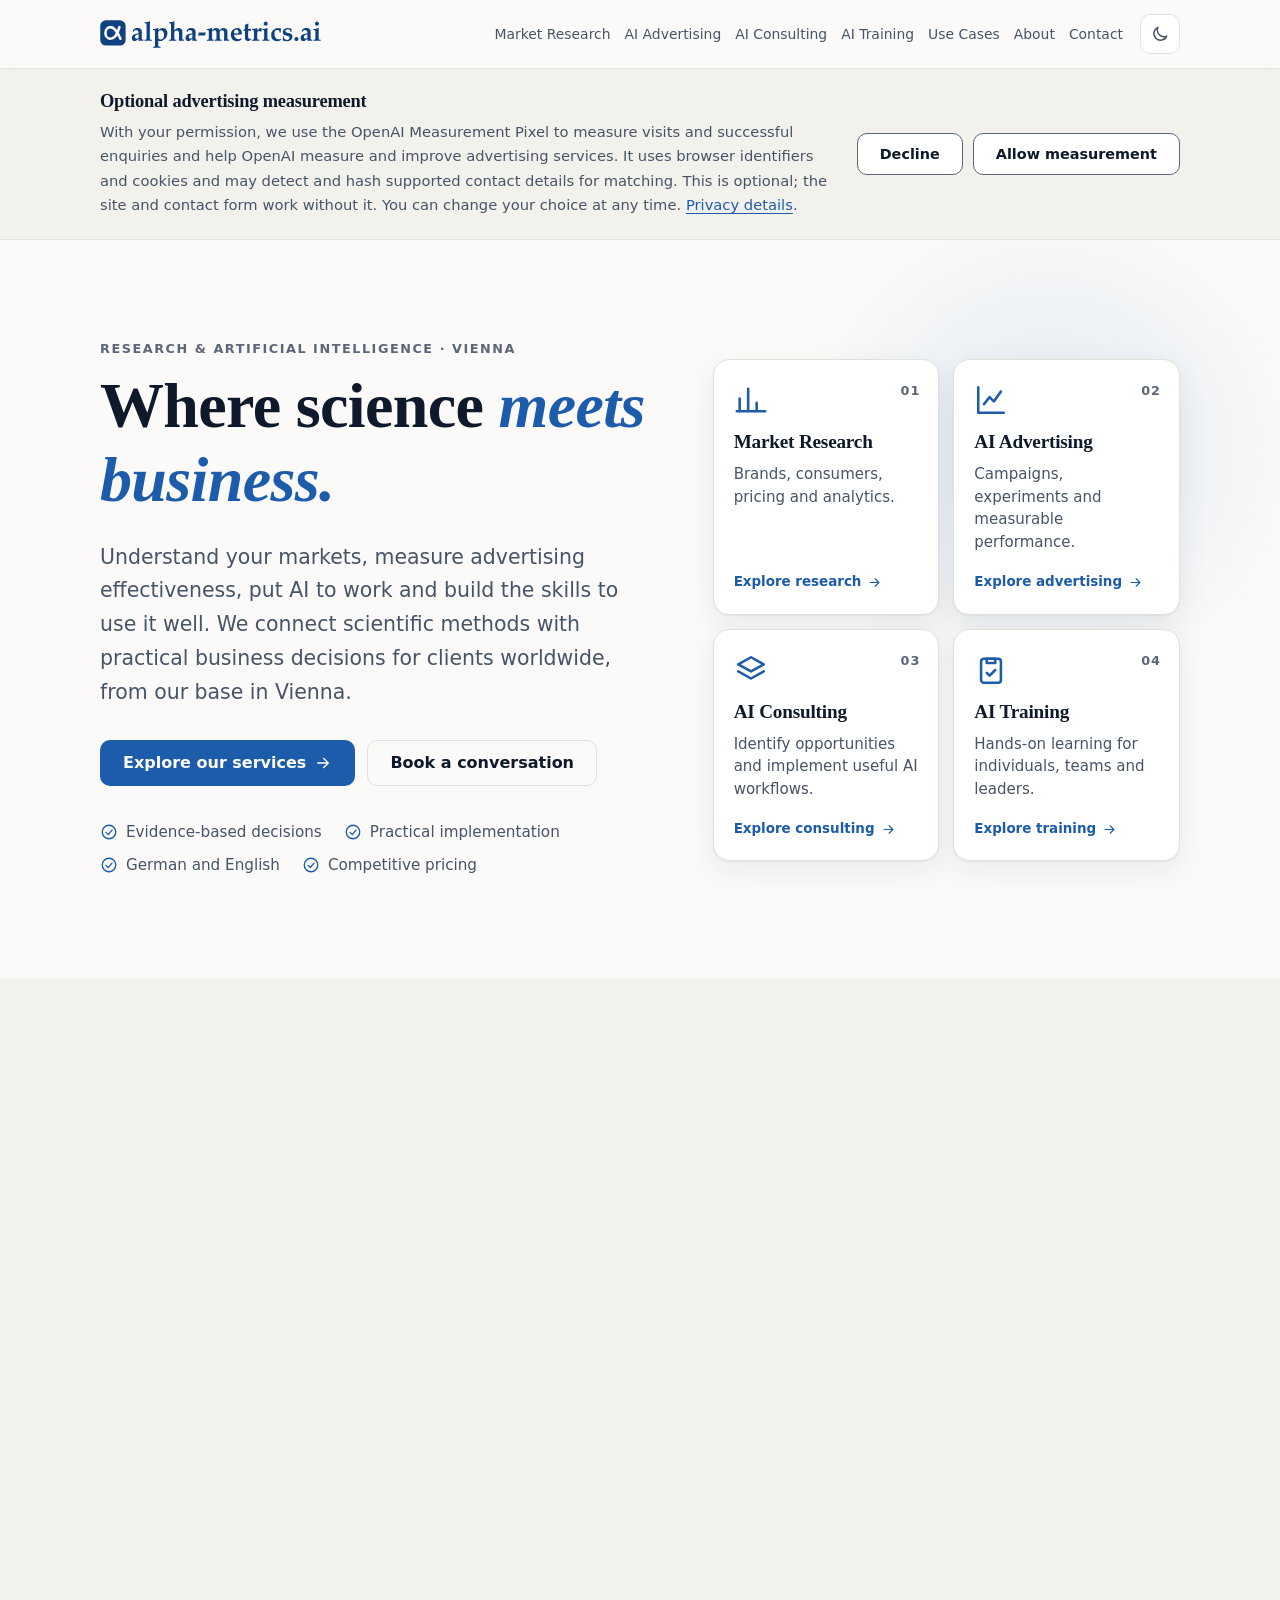
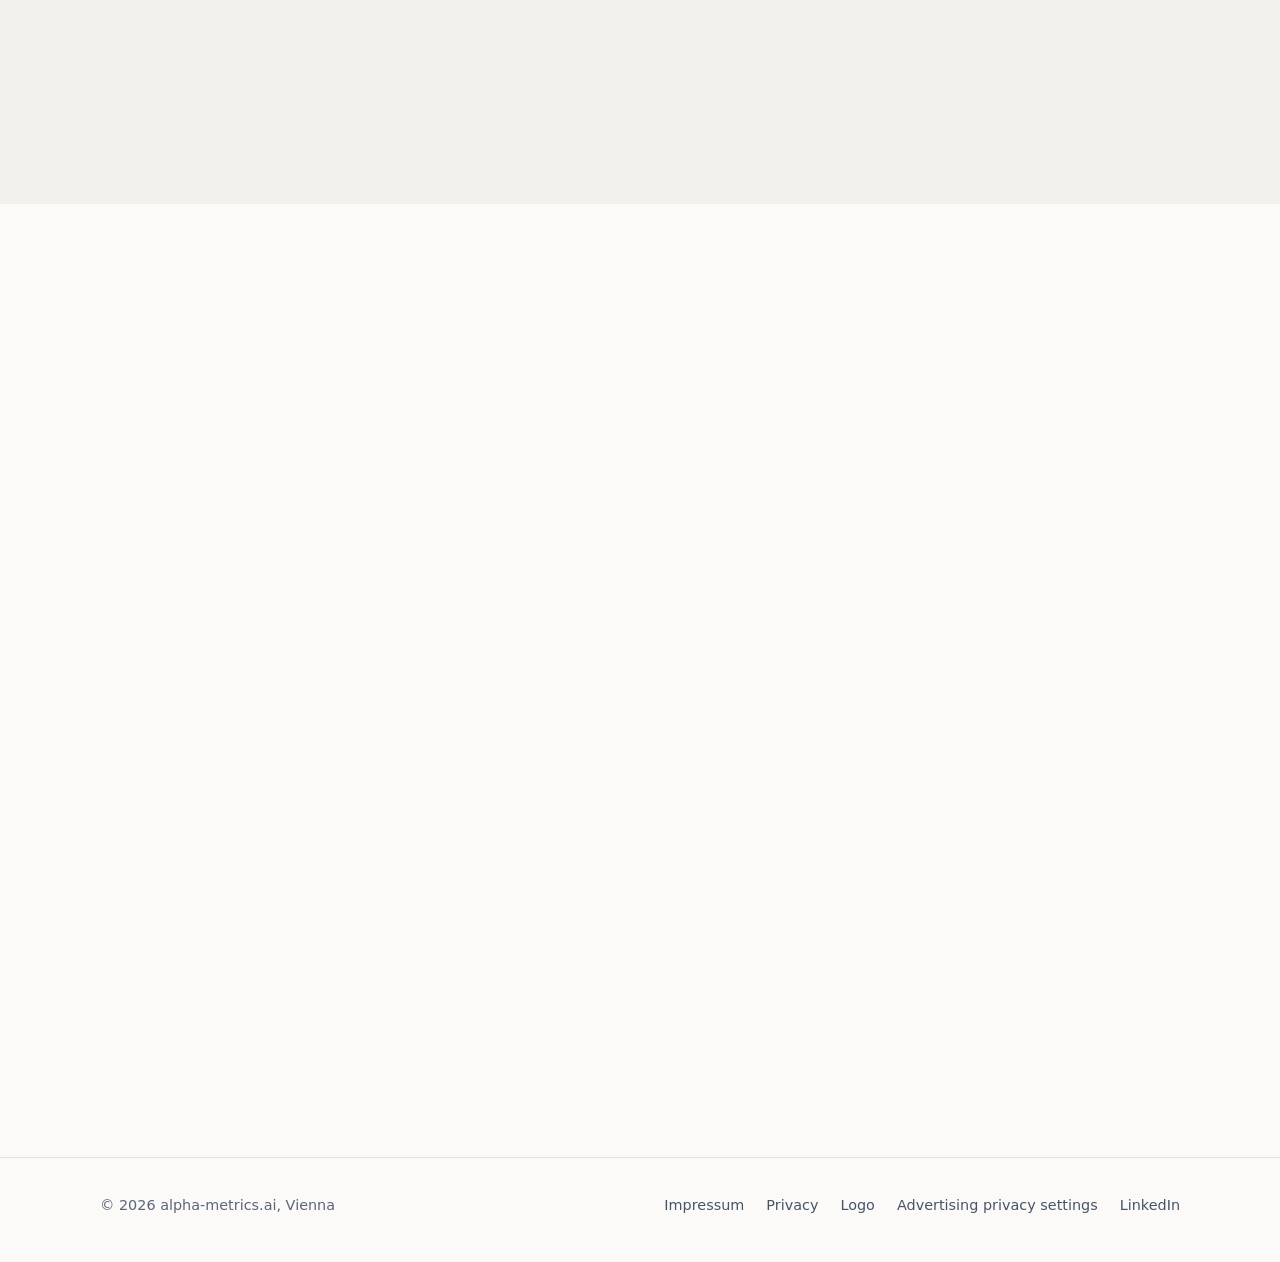
<file: index.html>
<!DOCTYPE html>
<html lang="en">
<head>
  <meta charset="utf-8">
  <meta name="viewport" content="width=device-width, initial-scale=1">
  <title>alpha-metrics.ai | Market Research, AI Advertising, Consulting &amp; Training</title>
  <meta name="description" content="Market research, AI advertising, AI consulting and AI training for businesses worldwide. Where science meets business.">
  <meta http-equiv="Content-Security-Policy" content="default-src 'self'; script-src 'self' https://bzrcdn.openai.com; style-src 'self'; img-src 'self' data: https://bzr.openai.com; connect-src 'self' https://form.taxi https://bzr.openai.com https://bzrcdn.openai.com; form-action https://form.taxi; base-uri 'self'">
  <meta name="theme-color" content="#fbfaf8" media="(prefers-color-scheme: light)">
  <meta name="theme-color" content="#121211" media="(prefers-color-scheme: dark)">
  <link rel="canonical" href="https://alpha-metrics.ai/">
  <link rel="icon" href="assets/favicon.svg" type="image/svg+xml">
  <link rel="icon" href="favicon.ico" sizes="48x48">
  <link rel="apple-touch-icon" href="assets/apple-touch-icon.png">
  <meta property="og:type" content="website">
  <meta property="og:site_name" content="alpha-metrics.ai">
  <meta property="og:title" content="alpha-metrics.ai | Where science meets business">
  <meta property="og:description" content="Four services from Vienna: market research, AI advertising, AI consulting and AI training. Evidence-based decisions and practical AI adoption.">
  <meta property="og:url" content="https://alpha-metrics.ai/">
  <meta property="og:image" content="https://alpha-metrics.ai/assets/og-card.png?v=2026-11-24">
  <meta property="og:image:width" content="1200">
  <meta property="og:image:height" content="630">
  <meta property="og:image:alt" content="alpha-metrics.ai: market research">
  <meta name="twitter:card" content="summary_large_image">
  <script src="js/theme-init.js"></script>
  <link rel="stylesheet" href="css/site.css">
  <script type="application/ld+json">
  {
    "@context": "https://schema.org",
    "@type": "ProfessionalService",
    "name": "alpha-metrics.ai",
    "url": "https://alpha-metrics.ai/",
    "description": "Market research, AI advertising, AI consulting and AI training for businesses worldwide.",
    "email": "info@alpha-metrics.ai",
    "address": { "@type": "PostalAddress", "addressLocality": "Vienna", "addressCountry": "AT" },
    "areaServed": "Worldwide",
    "knowsAbout": ["Market research", "Brand tracking", "Survey design", "Consumer insights", "Statistical analysis", "Advertising effectiveness", "A/B testing", "AI advertising", "Pricing research", "AI consulting", "AI training", "AI literacy", "Business workflows"],
    "sameAs": ["https://www.linkedin.com/company/112210061/"]
  }
  </script>
</head>
<body>
  <svg class="sr-only" width="0" height="0" aria-hidden="true" focusable="false">
    <defs>
      <symbol id="i-bars" viewBox="0 0 24 24"><path d="M4 20V11M10 20V4M16 20v-6M22 20H2" fill="none" stroke="currentColor" stroke-width="1.8" stroke-linecap="round" stroke-linejoin="round"/></symbol>
      <symbol id="i-clip" viewBox="0 0 24 24"><g fill="none" stroke="currentColor" stroke-width="1.8" stroke-linecap="round" stroke-linejoin="round"><rect x="5" y="4" width="14" height="17" rx="2"/><path d="M9 4h6v3H9zM9 14l2 2 4-4"/></g></symbol>
      <symbol id="i-line" viewBox="0 0 24 24"><g fill="none" stroke="currentColor" stroke-width="1.8" stroke-linecap="round" stroke-linejoin="round"><path d="M3 3v18h18M7 15l4-5 3 3 5-7"/></g></symbol>
      <symbol id="i-dash" viewBox="0 0 24 24"><g fill="none" stroke="currentColor" stroke-width="1.8" stroke-linecap="round" stroke-linejoin="round"><rect x="3" y="3" width="8" height="10" rx="1.5"/><rect x="13" y="3" width="8" height="6" rx="1.5"/><rect x="13" y="11" width="8" height="10" rx="1.5"/><rect x="3" y="15" width="8" height="6" rx="1.5"/></g></symbol>
      <symbol id="i-moon" viewBox="0 0 24 24"><path d="M20 14.5A8 8 0 0 1 9.5 4a8 8 0 1 0 10.5 10.5z" fill="none" stroke="currentColor" stroke-width="1.8" stroke-linecap="round" stroke-linejoin="round"/></symbol>
      <symbol id="i-sun" viewBox="0 0 24 24"><g fill="none" stroke="currentColor" stroke-width="1.8" stroke-linecap="round" stroke-linejoin="round"><circle cx="12" cy="12" r="4"/><path d="M12 2v2M12 20v2M4.9 4.9l1.4 1.4M17.7 17.7l1.4 1.4M2 12h2M20 12h2M4.9 19.1l1.4-1.4M17.7 6.3l1.4-1.4"/></g></symbol>
      <symbol id="i-menu" viewBox="0 0 24 24"><path d="M4 7h16M4 12h16M4 17h16" fill="none" stroke="currentColor" stroke-width="1.8" stroke-linecap="round"/></symbol>
      <symbol id="i-arrow" viewBox="0 0 24 24"><path d="M5 12h14M13 6l6 6-6 6" fill="none" stroke="currentColor" stroke-width="1.8" stroke-linecap="round" stroke-linejoin="round"/></symbol>
      <symbol id="i-check" viewBox="0 0 24 24"><g fill="none" stroke="currentColor" stroke-width="1.8" stroke-linecap="round" stroke-linejoin="round"><circle cx="12" cy="12" r="9"/><path d="M8 12.5l3 3 5-6"/></g></symbol>
      <symbol id="i-stop" viewBox="0 0 24 24"><g fill="none" stroke="currentColor" stroke-width="1.8" stroke-linecap="round" stroke-linejoin="round"><circle cx="12" cy="12" r="9"/><path d="M9 9l6 6M15 9l-6 6"/></g></symbol>
      <symbol id="i-info" viewBox="0 0 24 24"><g fill="none" stroke="currentColor" stroke-width="1.8" stroke-linecap="round" stroke-linejoin="round"><circle cx="12" cy="12" r="9"/><path d="M12 11v5M12 8h.01"/></g></symbol>
      <symbol id="i-file" viewBox="0 0 24 24"><g fill="none" stroke="currentColor" stroke-width="1.8" stroke-linecap="round" stroke-linejoin="round"><path d="M14 3H7a2 2 0 0 0-2 2v14a2 2 0 0 0 2 2h10a2 2 0 0 0 2-2V8z"/><path d="M14 3v5h5M9 13h6M9 17h6"/></g></symbol>
      <symbol id="i-code" viewBox="0 0 24 24"><path d="M8 8l-5 4 5 4M16 8l5 4-5 4M14 5l-4 14" fill="none" stroke="currentColor" stroke-width="1.8" stroke-linecap="round" stroke-linejoin="round"/></symbol>
      <symbol id="i-mail" viewBox="0 0 24 24"><g fill="none" stroke="currentColor" stroke-width="1.8" stroke-linecap="round" stroke-linejoin="round"><rect x="3" y="5" width="18" height="14" rx="2"/><path d="M3 7l9 6 9-6"/></g></symbol>
      <symbol id="i-shield" viewBox="0 0 24 24"><g fill="none" stroke="currentColor" stroke-width="1.8" stroke-linecap="round" stroke-linejoin="round"><path d="M12 3l8 3v6c0 5-3.5 8-8 9-4.5-1-8-4-8-9V6z"/><path d="M9 12l2 2 4-4"/></g></symbol>
      <symbol id="i-layers" viewBox="0 0 24 24"><g fill="none" stroke="currentColor" stroke-width="1.8" stroke-linecap="round" stroke-linejoin="round"><path d="M12 3l9 5-9 5-9-5z"/><path d="M3 13l9 5 9-5"/></g></symbol>
    </defs>
  </svg>

  <a class="skip" href="#main">Skip to content</a>

  <header class="nav">
    <div class="wrap nav-in">
      <a class="brand" href="/" aria-label="alpha-metrics.ai, home">
        <img class="img-light" src="assets/logo/alpha-metrics-logo.svg" alt="alpha-metrics.ai" width="221" height="28"><img class="img-dark" src="assets/logo/alpha-metrics-logo-dark.svg" alt="alpha-metrics.ai" width="221" height="28">
      </a>
      <ul class="nav-links" id="nav-links">
        <li><a href="market-research.html">Market Research</a></li>
        <li><a href="ai-advertising.html">AI Advertising</a></li>
        <li><a href="ai-consulting.html">AI Consulting</a></li>
        <li><a href="ai-training.html">AI Training</a></li>
        <li><a href="use-cases.html">Use Cases</a></li>
        <li><a href="#about">About</a></li>
        <li><a href="#contact">Contact</a></li>
      </ul>
      <button class="icon-btn nav-theme" id="theme-btn" type="button" aria-label="Switch to dark mode" aria-pressed="false">
        <svg class="icon-moon" aria-hidden="true"><use href="#i-moon"/></svg>
        <svg class="icon-sun" aria-hidden="true"><use href="#i-sun"/></svg>
      </button>
      <button class="icon-btn menu-btn" id="menu-btn" type="button" aria-expanded="false" aria-controls="nav-links" aria-label="Open menu">
        <svg aria-hidden="true"><use href="#i-menu"/></svg>
      </button>
    </div>
  </header>

  <section class="measurement-panel" id="measurement-panel" aria-labelledby="measurement-heading" tabindex="-1" hidden>
    <div class="wrap measurement-inner">
      <div>
        <h2 id="measurement-heading">Optional advertising measurement</h2>
        <p>With your permission, we use the OpenAI Measurement Pixel to measure visits and successful enquiries and help OpenAI measure and improve advertising services. It uses browser identifiers and cookies and may detect and hash supported contact details for matching. This is optional; the site and contact form work without it. You can change your choice at any time. <a href="datenschutz.html#advertising-measurement">Privacy details</a>.</p>
      </div>
      <div class="measurement-actions">
        <button class="btn btn-ghost" id="measurement-decline" type="button">Decline</button>
        <button class="btn btn-ghost" id="measurement-accept" type="button">Allow measurement</button>
      </div>
    </div>
  </section>
  <main id="main">
    <section class="hero" id="top">
      <div class="wrap hero-grid">
        <div>
          <p class="eyebrow">Research &amp; artificial intelligence &middot; Vienna</p>
          <h1>Where science <em>meets business.</em></h1>
          <p class="lede">Understand your markets, measure advertising effectiveness, put AI to work and build the skills to use it well. We connect scientific methods with practical business decisions for clients worldwide, from our base in Vienna.</p>
          <div class="hero-cta">
            <a class="btn btn-primary" href="#services">Explore our services <svg aria-hidden="true"><use href="#i-arrow"/></svg></a>
            <a class="btn btn-ghost" href="#contact">Book a conversation</a>
          </div>
          <ul class="hero-points">
            <li><svg aria-hidden="true"><use href="#i-check"/></svg>Evidence-based decisions</li>
            <li><svg aria-hidden="true"><use href="#i-check"/></svg>Practical implementation</li>
            <li><svg aria-hidden="true"><use href="#i-check"/></svg>German and English</li>
            <li><svg aria-hidden="true"><use href="#i-check"/></svg>Competitive pricing</li>
          </ul>
        </div>
        <div class="pillar-grid" id="services" aria-label="Four service areas">
          <a class="card pillar" href="market-research.html">
            <span class="pillar-number">01</span><svg class="pillar-icon" aria-hidden="true"><use href="#i-bars"/></svg>
            <h2>Market Research</h2><p>Brands, consumers, pricing and analytics.</p><span class="pillar-link">Explore research <svg aria-hidden="true"><use href="#i-arrow"/></svg></span>
          </a>
          <a class="card pillar" href="ai-advertising.html">
            <span class="pillar-number">02</span><svg class="pillar-icon" aria-hidden="true"><use href="#i-line"/></svg>
            <h2>AI Advertising</h2><p>Campaigns, experiments and measurable performance.</p><span class="pillar-link">Explore advertising <svg aria-hidden="true"><use href="#i-arrow"/></svg></span>
          </a>
          <a class="card pillar" href="ai-consulting.html">
            <span class="pillar-number">03</span><svg class="pillar-icon" aria-hidden="true"><use href="#i-layers"/></svg>
            <h2>AI Consulting</h2><p>Identify opportunities and implement useful AI workflows.</p><span class="pillar-link">Explore consulting <svg aria-hidden="true"><use href="#i-arrow"/></svg></span>
          </a>
          <a class="card pillar" href="ai-training.html">
            <span class="pillar-number">04</span><svg class="pillar-icon" aria-hidden="true"><use href="#i-clip"/></svg>
            <h2>AI Training</h2><p>Hands-on learning for individuals, teams and leaders.</p><span class="pillar-link">Explore training <svg aria-hidden="true"><use href="#i-arrow"/></svg></span>
          </a>
        </div>
      </div>
    </section>
    <section class="section tint" id="about">
      <div class="wrap split">
        <div class="reveal">
          <p class="eyebrow">About</p>
          <h2>Research-led, built for decisions</h2>
          <p class="lede">alpha-metrics.ai is an independent research and AI practice based in Vienna. We bring scientific thinking and practical methods to marketing, business decision-making and AI adoption.</p>
          <p>Our four service areas complement one another: understand customers and markets, test advertising, identify useful applications of AI, and equip your team to work with it. We agree clear objectives and deliverables with you, and communicate limitations openly.</p>
          <p>Our pricing is competitive. As a lean, independent practice without large-agency overheads, we offer scientific expertise at rates that work for small and medium-sized businesses as well as larger companies, with transparent quotes agreed before work begins.</p>
        </div>
        <div class="reveal">
          <ul class="facts">
            <li><span>Based in</span><span>Vienna, Austria</span></li>
            <li><span>Markets</span><span>Worldwide</span></li>
            <li><span>Services</span><span>Market Research, AI Advertising, AI Consulting, AI Training</span></li>
            <li><span>Approach</span><span>Evidence, practical pilots, hands-on learning</span></li>
            <li><span>Pricing</span><span>Competitive rates, transparent quotes</span></li>
            <li><span>Languages</span><span>German and English</span></li>
            <li><span>Principles</span><span>Transparent methods, human oversight, responsible AI</span></li>
          </ul>
        </div>
      </div>
    </section>
    <section class="section" id="contact">
      <div class="wrap split">
        <div class="reveal">
          <p class="eyebrow">Contact</p>
          <h2>Tell us what you want to achieve.</h2>
          <p class="lede">A research question, an advertising pilot, an AI use case or a training need: a few lines are enough to start a conversation. We will discuss which approach fits your objectives.</p>
          <p><a class="contact-mail" href="mailto:info@alpha-metrics.ai"><svg width="22" height="22" aria-hidden="true"><use href="#i-mail"/></svg>info@alpha-metrics.ai</a></p>
          <p class="muted small">Vienna, Austria &middot; <a href="https://www.linkedin.com/company/112210061/" rel="noopener">LinkedIn</a></p>
        </div>
        <form class="card form reveal" id="contact-form" action="https://form.taxi/s/ah1zh2gn" method="POST" novalidate>
          <div class="field"><label for="f-name">Name</label><input id="f-name" name="name" type="text" autocomplete="name" required><div class="err" id="err-name" role="alert"></div></div>
          <div class="field"><label for="f-email">Email</label><input id="f-email" name="email" type="email" autocomplete="email" required><div class="err" id="err-email" role="alert"></div></div>
          <div class="field"><label for="f-company">Company <span class="muted">(optional)</span></label><input id="f-company" name="company" type="text" autocomplete="organization"></div>
          <div class="field"><label for="f-message">Your question</label><textarea id="f-message" name="message" required></textarea><div class="err" id="err-message" role="alert"></div></div>
          <div class="sr-only" aria-hidden="true"><label>Leave this empty <input name="_gotcha" type="text" tabindex="-1" autocomplete="off"></label></div>
          <div>
            <label class="consent"><input type="checkbox" name="consent" value="yes"><span>I agree that my details are sent to our form provider, Form.taxi, so that alpha-metrics.ai can reply. See the <a href="datenschutz.html">privacy notice</a>.</span></label>
            <div class="err" id="err-consent" role="alert"></div>
          </div>
          <button class="btn btn-primary" type="submit"><span>Send message</span> <svg aria-hidden="true"><use href="#i-arrow"/></svg></button>
          <div class="form-ok" id="form-ok" tabindex="-1" role="status"><svg aria-hidden="true"><use href="#i-check"/></svg>Thank you. We will be in touch.</div>
          <p class="err" id="form-fail" role="alert" hidden>The message could not be sent. Please write to <a href="mailto:info@alpha-metrics.ai">info@alpha-metrics.ai</a> instead.</p>
        </form>
      </div>
    </section>
  </main>
  <footer class="footer">
    <div class="wrap footer-in">
      <span>&copy; 2026 alpha-metrics.ai, Vienna</span>
      <nav aria-label="Legal">
        <a href="impressum.html">Impressum</a>
        <a href="datenschutz.html">Privacy</a>
        <a href="logo.html">Logo</a>
        <button class="measurement-settings" id="measurement-settings" type="button" aria-controls="measurement-panel" aria-expanded="false" hidden>Advertising privacy settings</button>
        <a href="https://www.linkedin.com/company/112210061/" rel="noopener">LinkedIn</a>
      </nav>
    </div>
  </footer>

  <div class="tt" id="tt" role="tooltip" hidden></div>
  <script src="js/ad-measurement.js"></script>
  <script src="js/site.js"></script>
</body>
</html>
</file>
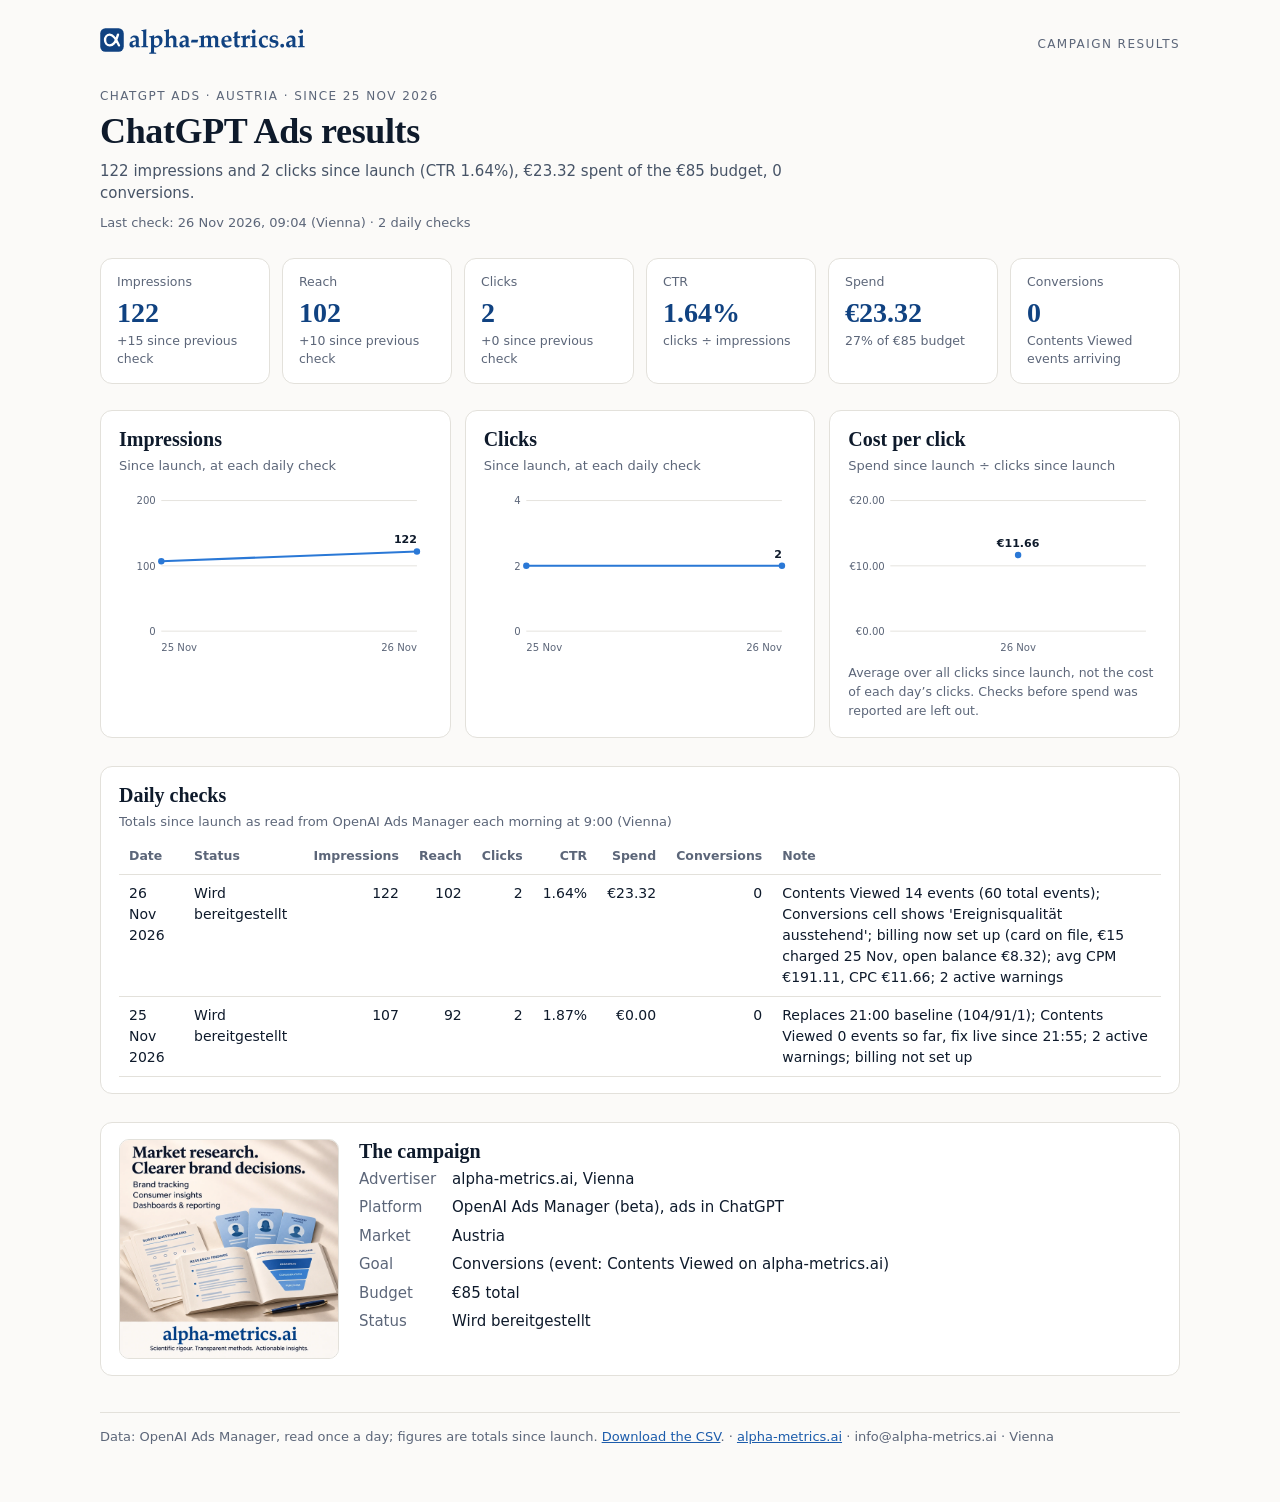
<file: showcase/chatgpt-ads/index.html>
<!DOCTYPE html>
<html lang="en-GB">
<head>
<meta charset="utf-8">
<meta name="viewport" content="width=device-width, initial-scale=1">
<meta name="robots" content="noindex,nofollow">
<title>ChatGPT Ads results | alpha-metrics.ai</title>
<link rel="icon" href="../../assets/favicon.svg" type="image/svg+xml">
<style>
:root{
  --page:#fbfaf8; --card:#ffffff; --tint:#f3f1ec; --ink:#0e1a2b; --ink2:#475467; --ink3:#5c6679;
  --line:#e3e1db; --brand:#104281; --link:#1c5cab; --mark:#2a78d6; --grey:#8f8d86;
  --good:#0ca30c; --bad:#d03b3b;
  --serif:"Iowan Old Style","Palatino Linotype",Palatino,Georgia,serif;
  --sans:system-ui,"Segoe UI",Roboto,Arial,sans-serif;
}
@media (prefers-color-scheme:dark){:root{
  --page:#121211; --card:#1b1b1a; --tint:#22221f; --ink:#f2f1ec; --ink2:#c9c7c0; --ink3:#a3a199;
  --line:#2f2e2b; --brand:#9cc3f3; --link:#9cc3f3; --mark:#3987e5; --grey:#7f7e77; color-scheme:dark}}
*{box-sizing:border-box}
body{margin:0;background:var(--page);color:var(--ink);font:15px/1.5 var(--sans);-webkit-font-smoothing:antialiased}
.wrap{max-width:1120px;margin:0 auto;padding:28px 20px 56px}
header{display:flex;justify-content:space-between;align-items:center;gap:16px;margin-bottom:26px}
header img{height:26px;width:auto}
.logo-dark{display:none}
@media (prefers-color-scheme:dark){.logo-light{display:none}.logo-dark{display:inline}}
.kicker{font-size:12px;letter-spacing:.12em;text-transform:uppercase;color:var(--ink3)}
h1{font:700 clamp(26px,4vw,36px)/1.15 var(--serif);margin:6px 0 8px;letter-spacing:-.01em}
h2{font:700 20px/1.25 var(--serif);margin:0 0 4px}
.lede{color:var(--ink2);max-width:72ch;margin:0}
.meta{color:var(--ink3);font-size:13px;margin-top:8px}
.kpis{display:grid;grid-template-columns:repeat(6,1fr);gap:12px;margin:26px 0}
@media(max-width:900px){.kpis{grid-template-columns:repeat(3,1fr)}}
@media(max-width:520px){.kpis{grid-template-columns:repeat(2,1fr)}}
.kpi{background:var(--card);border:1px solid var(--line);border-radius:12px;padding:14px 16px}
.kpi .k{font-size:12.5px;color:var(--ink3)}
.kpi .v{font:700 28px/1.2 var(--serif);color:var(--brand);margin-top:4px;font-variant-numeric:tabular-nums}
.kpi .d{font-size:12.5px;color:var(--ink3);margin-top:2px;min-height:1.2em}
.grid{display:grid;grid-template-columns:repeat(3,1fr);gap:14px}
@media(max-width:900px){.grid{grid-template-columns:1fr}}
.card{background:var(--card);border:1px solid var(--line);border-radius:12px;padding:16px 18px}
.card .sub{color:var(--ink3);font-size:13px;margin:0 0 8px}
.card svg{width:100%;height:auto;display:block}
.note{font-size:12.5px;color:var(--ink3);margin:6px 0 0}
section{margin-top:28px}
table{width:100%;border-collapse:collapse;font-size:14px;font-variant-numeric:tabular-nums}
th,td{padding:8px 10px;border-bottom:1px solid var(--line);text-align:left;vertical-align:top}
th{font-size:12.5px;color:var(--ink3);font-weight:600}
td.num,th.num{text-align:right}
.tablewrap{overflow-x:auto}
.campaign{display:grid;grid-template-columns:220px 1fr;gap:20px;align-items:start}
@media(max-width:640px){.campaign{grid-template-columns:1fr}}
.campaign img{width:100%;border-radius:10px;border:1px solid var(--line)}
dl{display:grid;grid-template-columns:max-content 1fr;gap:6px 16px;margin:0}
dt{color:var(--ink3)} dd{margin:0}
footer{margin-top:36px;padding-top:14px;border-top:1px solid var(--line);color:var(--ink3);font-size:13px}
footer a{color:var(--link)}
.err{background:var(--tint);border-radius:10px;padding:14px;color:var(--ink2)}
</style>
</head>
<body>
<div class="wrap">
<header>
  <a href="https://alpha-metrics.ai/"><img class="logo-light" src="../../assets/logo/alpha-metrics-logo.svg" alt="alpha-metrics.ai" width="221" height="28"><img class="logo-dark" src="../../assets/logo/alpha-metrics-logo-dark.svg" alt="alpha-metrics.ai" width="221" height="28"></a>
  <span class="kicker">Campaign results</span>
</header>

<div class="kicker">ChatGPT Ads · Austria · since 25 Nov 2026</div>
<h1>ChatGPT Ads results</h1>
<p class="lede" id="lede">Loading the latest figures…</p>
<p class="meta" id="meta"></p>

<div class="kpis" id="kpis"></div>

<div class="grid">
  <div class="card"><h2>Impressions</h2><p class="sub">Since launch, at each daily check</p><div id="c-imp"></div></div>
  <div class="card"><h2>Clicks</h2><p class="sub">Since launch, at each daily check</p><div id="c-clk"></div></div>
  <div class="card"><h2>Cost per click</h2><p class="sub">Spend since launch ÷ clicks since launch</p><div id="c-cpc"></div><p class="note" id="cpc-note"></p></div>
</div>

<section class="card">
  <h2>Daily checks</h2>
  <p class="sub">Totals since launch as read from OpenAI Ads Manager each morning at 9:00 (Vienna)</p>
  <div class="tablewrap"><table>
    <thead><tr><th>Date</th><th>Status</th><th class="num">Impressions</th><th class="num">Reach</th><th class="num">Clicks</th><th class="num">CTR</th><th class="num">Spend</th><th class="num">Conversions</th><th>Note</th></tr></thead>
    <tbody id="rows"></tbody>
  </table></div>
</section>

<section class="card campaign">
  <img src="ad.png" alt="The alpha-metrics.ai ad image used in ChatGPT">
  <div>
    <h2>The campaign</h2>
    <dl>
      <dt>Advertiser</dt><dd>alpha-metrics.ai, Vienna</dd>
      <dt>Platform</dt><dd>OpenAI Ads Manager (beta), ads in ChatGPT</dd>
      <dt>Market</dt><dd>Austria</dd>
      <dt>Goal</dt><dd>Conversions (event: Contents Viewed on alpha-metrics.ai)</dd>
      <dt>Budget</dt><dd>€85 total</dd>
      <dt>Status</dt><dd id="status">–</dd>
    </dl>
  </div>
</section>

<footer>
  Data: OpenAI Ads Manager, read once a day; figures are totals since launch. <a href="results.csv">Download the CSV</a>.
  · <a href="https://alpha-metrics.ai/">alpha-metrics.ai</a> · info@alpha-metrics.ai · Vienna
</footer>
</div>

<script>
(function(){
  const $ = (id) => document.getElementById(id);
  const nf = new Intl.NumberFormat('en-GB');
  const eur = (v) => '€' + v.toFixed(2);
  const num = (s) => { const v = parseFloat(String(s ?? '').replace('%','').replace(',','.')); return isNaN(v) ? null : v; };
  const fmtDate = (d) => new Date(d + 'T12:00:00').toLocaleDateString('en-GB', {day:'numeric', month:'short', year:'numeric'});
  const esc = (s) => String(s ?? '').replace(/[&<>"]/g, (c) => ({'&':'&amp;','<':'&lt;','>':'&gt;','"':'&quot;'}[c]));

  function parseCSV(text){
    const rows = []; let row = [], cell = '', q = false;
    for (let i = 0; i < text.length; i++){
      const c = text[i];
      if (q){ if (c === '"'){ if (text[i+1] === '"'){ cell += '"'; i++; } else q = false; } else cell += c; }
      else if (c === '"') q = true;
      else if (c === ','){ row.push(cell); cell = ''; }
      else if (c === '\n' || c === '\r'){ if (c === '\r' && text[i+1] === '\n') i++; row.push(cell); cell = ''; if (row.some((x) => x !== '')) rows.push(row); row = []; }
      else cell += c;
    }
    row.push(cell); if (row.some((x) => x !== '')) rows.push(row);
    const head = rows.shift().map((h) => h.trim());
    return rows.map((r) => Object.fromEntries(head.map((h, i) => [h, (r[i] ?? '').trim()])));
  }

  function line(el, pts, fmt, axisFmt){
    const W = 340, H = 190, L = 46, R = 16, T = 18, B = 30;
    if (!pts.length){ el.innerHTML = '<p class="note">No data yet.</p>'; return; }
    const xs = pts.map((p) => +new Date(p.date + 'T12:00:00'));
    const x0 = Math.min(...xs), x1 = Math.max(...xs);
    const maxV = Math.max(...pts.map((p) => p.v)) || 1;
    const raw = maxV * 1.15, mag = Math.pow(10, Math.floor(Math.log10(raw)));
    const yMax = [2, 4, 6, 8, 10].map((m) => m * mag).find((v) => v >= raw);
    const X = (t) => x1 === x0 ? (L + W - R) / 2 : L + (t - x0) / (x1 - x0) * (W - L - R);
    const Y = (v) => T + (1 - v / yMax) * (H - T - B);
    let s = `<svg viewBox="0 0 ${W} ${H}" role="img">`;
    [0, .5, 1].forEach((f) => { const v = yMax * f, y = Y(v);
      s += `<line x1="${L}" x2="${W-R}" y1="${y}" y2="${y}" stroke="var(--line)"/>`;
      s += `<text x="${L-6}" y="${y+4}" text-anchor="end" font-size="11" fill="var(--ink3)">${axisFmt(v)}</text>`; });
    const d = pts.map((p, i) => `${i ? 'L' : 'M'}${X(xs[i]).toFixed(1)},${Y(p.v).toFixed(1)}`).join('');
    if (pts.length > 1) s += `<path d="${d}" fill="none" stroke="var(--mark)" stroke-width="2.2"/>`;
    pts.forEach((p, i) => { s += `<circle cx="${X(xs[i])}" cy="${Y(p.v)}" r="3.5" fill="var(--mark)"><title>${fmtDate(p.date)}: ${fmt(p.v)}</title></circle>`; });
    const last = pts.length - 1;
    s += `<text x="${Math.min(X(xs[last]), W - R)}" y="${Y(pts[last].v) - 9}" text-anchor="${pts.length > 1 ? 'end' : 'middle'}" font-size="12" font-weight="600" fill="var(--ink)">${fmt(pts[last].v)}</text>`;
    const lab = (i, anchor) => `<text x="${X(xs[i])}" y="${H - 8}" text-anchor="${anchor}" font-size="11" fill="var(--ink3)">${new Date(xs[i]).toLocaleDateString('en-GB',{day:'numeric',month:'short'})}</text>`;
    s += pts.length > 1 ? lab(0, 'start') + lab(last, 'end') : lab(0, 'middle');
    el.innerHTML = s + '</svg>';
  }

  function delta(cur, prev, key, fmt){
    if (!prev) return 'first check';
    const a = num(cur[key]), b = num(prev[key]);
    if (a == null || b == null) return '';
    const dd = a - b;
    return (dd >= 0 ? '+' : '−') + fmt(Math.abs(dd)) + ' since previous check';
  }

  fetch('results.csv', {cache: 'no-store'}).then((r) => { if (!r.ok) throw new Error(r.status); return r.text(); }).then((text) => {
    const rows = parseCSV(text).filter((r) => r.date).sort((a, b) => a.date.localeCompare(b.date));
    if (!rows.length) throw new Error('empty');
    const cur = rows.at(-1), prev = rows.length > 1 ? rows.at(-2) : null;
    const imp = num(cur.impressions), clk = num(cur.clicks), spend = num(cur.spend_eur) ?? 0, conv = num(cur.conversions) ?? 0;
    const ctr = imp ? clk / imp * 100 : 0;

    $('lede').textContent = `${nf.format(imp)} impressions and ${nf.format(clk)} clicks since launch (CTR ${ctr.toFixed(2)}%), €${spend.toFixed(2)} spent of the €85 budget, ${nf.format(conv)} conversions.`;
    $('meta').textContent = `Last check: ${fmtDate(cur.date)}, ${cur.time} (Vienna) · ${rows.length} daily check${rows.length > 1 ? 's' : ''}`;
    $('status').textContent = cur.status || '–';

    const tiles = [
      ['Impressions', nf.format(imp), delta(cur, prev, 'impressions', nf.format)],
      ['Reach', nf.format(num(cur.reach) ?? 0), delta(cur, prev, 'reach', nf.format)],
      ['Clicks', nf.format(clk), delta(cur, prev, 'clicks', nf.format)],
      ['CTR', ctr.toFixed(2) + '%', 'clicks ÷ impressions'],
      ['Spend', eur(spend), `${(spend / 85 * 100).toFixed(0)}% of €85 budget`],
      ['Conversions', nf.format(conv), cur.contents_viewed_seen === 'yes' ? 'Contents Viewed events arriving' : 'no Contents Viewed events yet'],
    ];
    $('kpis').innerHTML = tiles.map(([k, v, d]) => `<div class="kpi"><div class="k">${k}</div><div class="v">${v}</div><div class="d">${esc(d)}</div></div>`).join('');

    line($('c-imp'), rows.map((r) => ({date: r.date, v: num(r.impressions) ?? 0})), nf.format, (v) => nf.format(Math.round(v)));
    line($('c-clk'), rows.map((r) => ({date: r.date, v: num(r.clicks) ?? 0})), nf.format, (v) => nf.format(Math.round(v * 10) / 10));
    const cpc = rows.filter((r) => num(r.clicks) > 0 && num(r.spend_eur) > 0).map((r) => ({date: r.date, v: num(r.spend_eur) / num(r.clicks)}));
    line($('c-cpc'), cpc, eur, eur);
    $('cpc-note').textContent = spend === 0
      ? 'Ads Manager reports no spend yet, so cost per click shows €0.00 until billing is set up.'
      : 'Average over all clicks since launch, not the cost of each day’s clicks. Checks before spend was reported are left out.';

    $('rows').innerHTML = rows.slice().reverse().map((r) => `<tr><td>${fmtDate(r.date)}</td><td>${esc(r.status)}</td><td class="num">${nf.format(num(r.impressions) ?? 0)}</td><td class="num">${nf.format(num(r.reach) ?? 0)}</td><td class="num">${nf.format(num(r.clicks) ?? 0)}</td><td class="num">${esc(r.ctr)}</td><td class="num">${eur(num(r.spend_eur) ?? 0)}</td><td class="num">${nf.format(num(r.conversions) ?? 0)}</td><td>${esc(r.note)}</td></tr>`).join('');
  }).catch(() => {
    $('lede').innerHTML = '<span class="err">The results file could not be loaded. Please try again later.</span>';
  });
})();
</script>
</body>
</html>
</file>
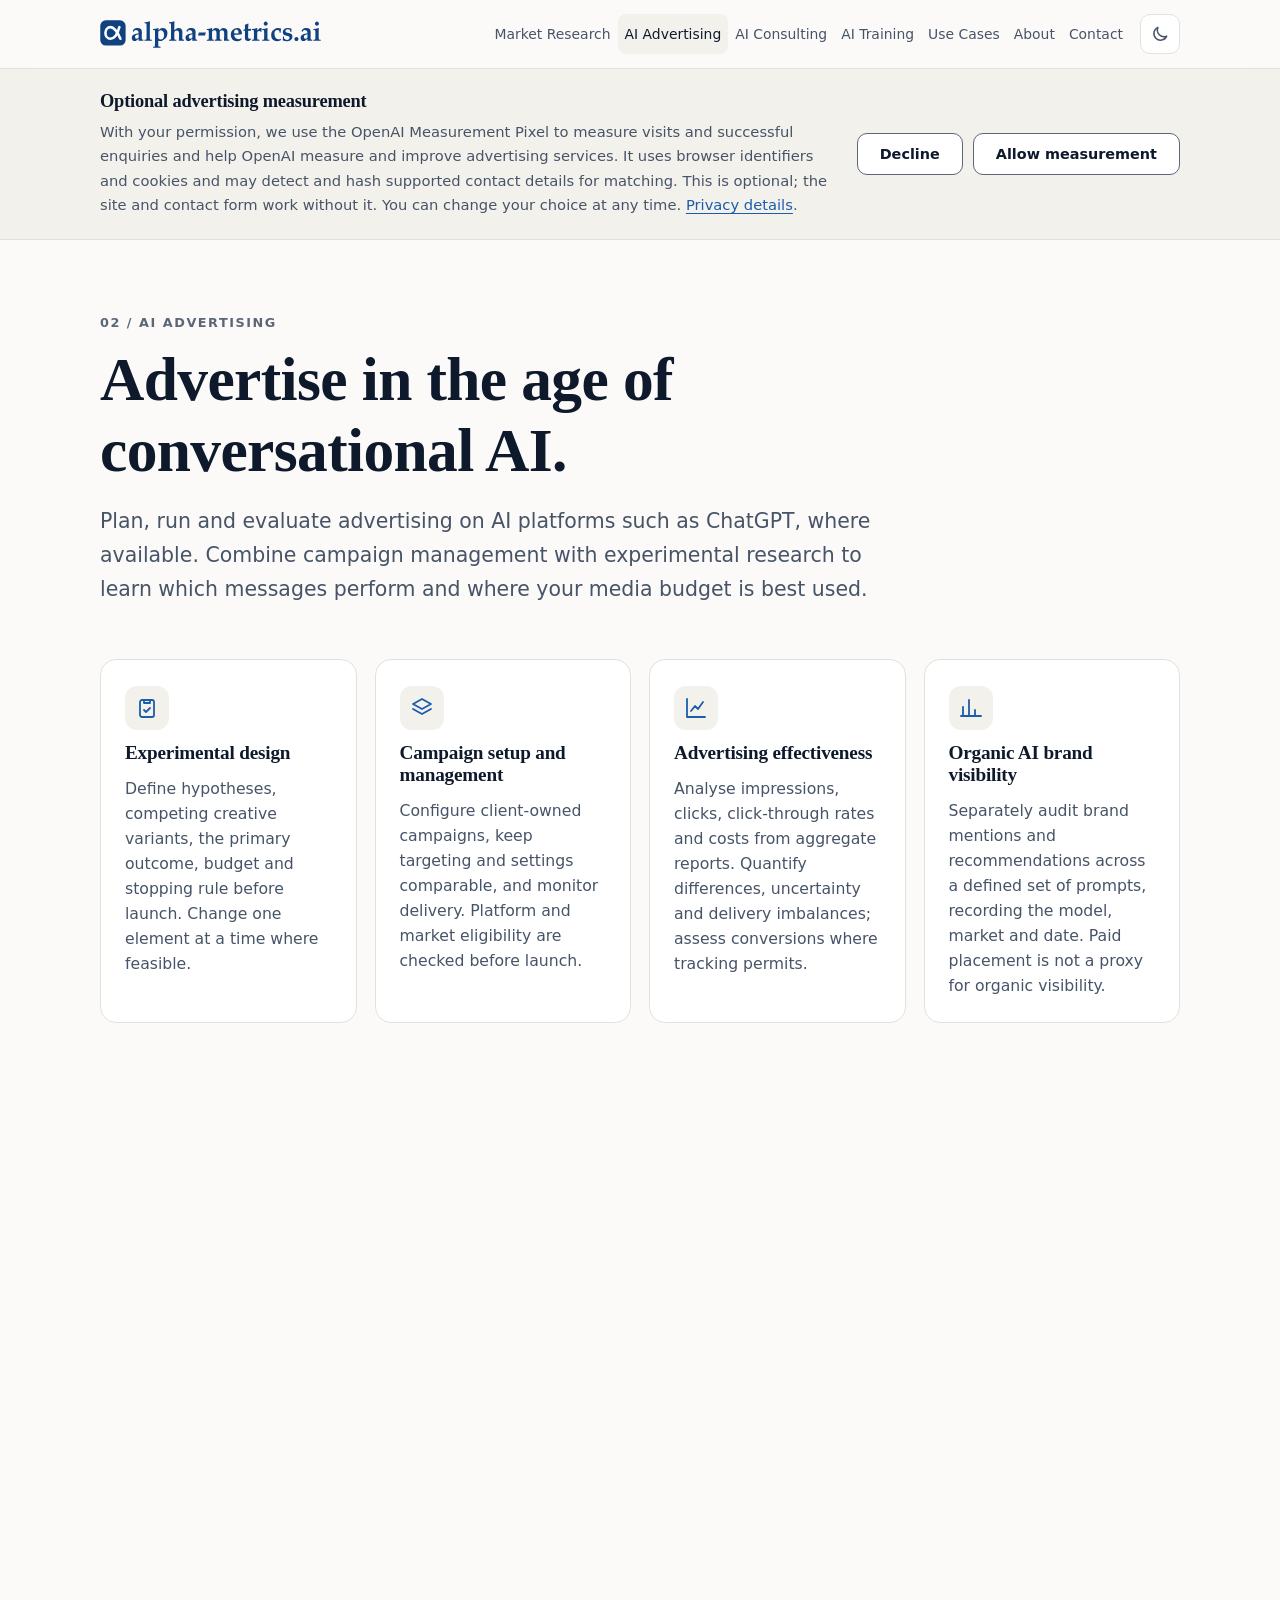
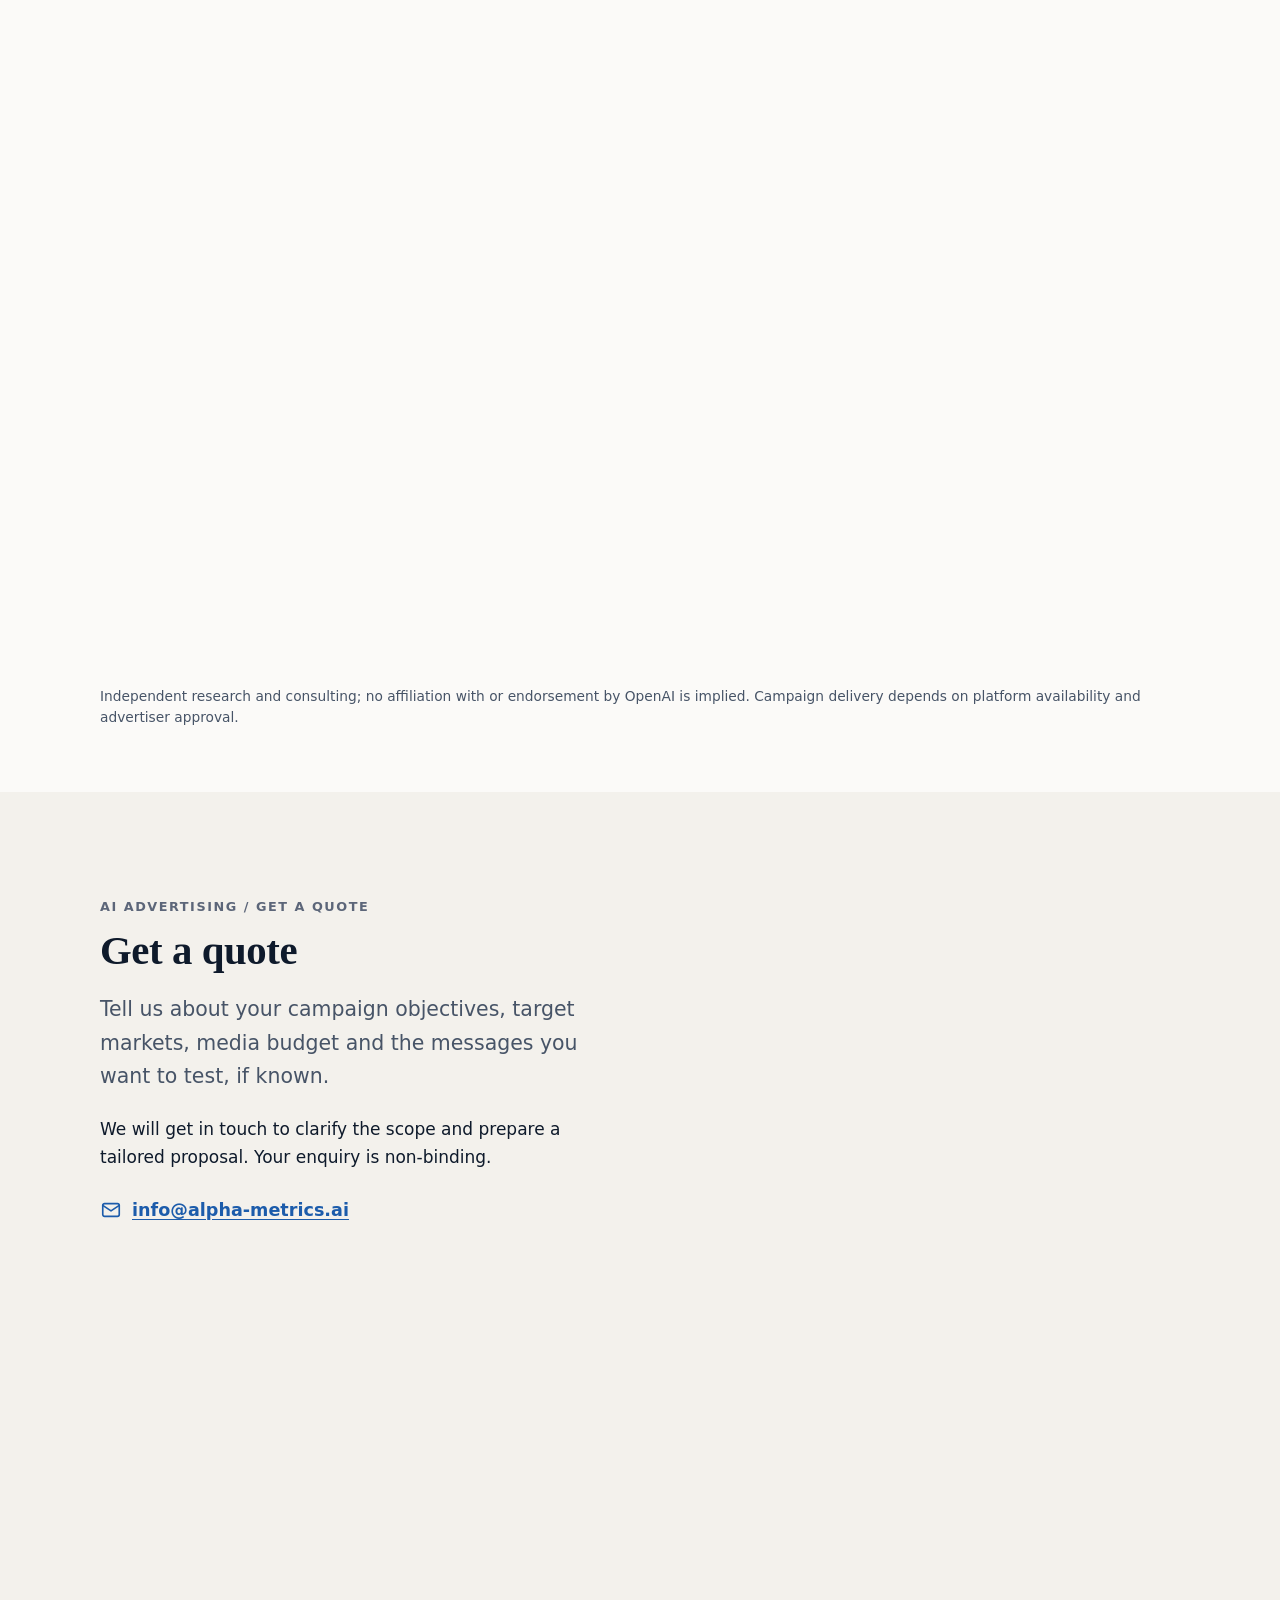
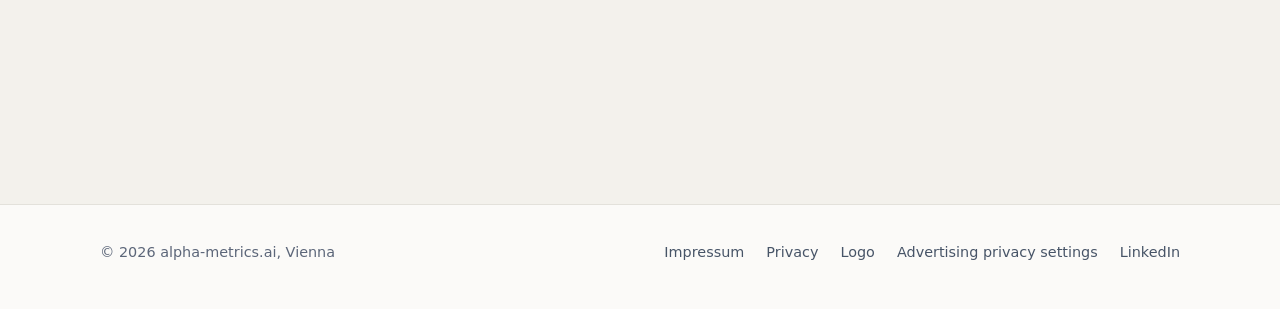
<file: ai-advertising.html>
<!DOCTYPE html>
<html lang="en">
<head>
  <meta charset="utf-8">
  <meta name="viewport" content="width=device-width, initial-scale=1">
  <title>AI Advertising | alpha-metrics.ai</title>
  <meta name="description" content="AI advertising strategy, campaign management, experiments and effectiveness measurement.">
  <meta http-equiv="Content-Security-Policy" content="default-src 'self'; script-src 'self' https://bzrcdn.openai.com; style-src 'self'; img-src 'self' data: https://bzr.openai.com; connect-src 'self' https://form.taxi https://bzr.openai.com https://bzrcdn.openai.com; form-action https://form.taxi; base-uri 'self'">
  <meta name="theme-color" content="#fbfaf8" media="(prefers-color-scheme: light)">
  <meta name="theme-color" content="#121211" media="(prefers-color-scheme: dark)">
  <link rel="canonical" href="https://alpha-metrics.ai/ai-advertising.html">
  <link rel="icon" href="assets/favicon.svg" type="image/svg+xml">
  <link rel="icon" href="favicon.ico" sizes="48x48">
  <link rel="apple-touch-icon" href="assets/apple-touch-icon.png">
  <meta property="og:type" content="website">
  <meta property="og:site_name" content="alpha-metrics.ai">
  <meta property="og:title" content="AI Advertising | alpha-metrics.ai">
  <meta property="og:description" content="AI advertising strategy, campaign management, experiments and effectiveness measurement.">
  <meta property="og:url" content="https://alpha-metrics.ai/ai-advertising.html">
  <meta property="og:image" content="https://alpha-metrics.ai/assets/og-card.png?v=2026-11-24">
  <meta property="og:image:width" content="1200">
  <meta property="og:image:height" content="630">
  <meta property="og:image:alt" content="alpha-metrics.ai: market research">
  <meta name="twitter:card" content="summary_large_image">
  <script src="js/theme-init.js"></script>
  <link rel="stylesheet" href="css/site.css">
  <script type="application/ld+json">
  {
  "@context": "https://schema.org",
  "@type": "Service",
  "name": "AI Advertising",
  "description": "AI advertising strategy, campaign management, experiments and effectiveness measurement.",
  "url": "https://alpha-metrics.ai/ai-advertising.html",
  "provider": {
    "@type": "ProfessionalService",
    "name": "alpha-metrics.ai",
    "url": "https://alpha-metrics.ai/"
  },
  "areaServed": "Worldwide"
}
  </script>
</head>
<body>
  <svg class="sr-only" width="0" height="0" aria-hidden="true" focusable="false">
    <defs>
      <symbol id="i-bars" viewBox="0 0 24 24"><path d="M4 20V11M10 20V4M16 20v-6M22 20H2" fill="none" stroke="currentColor" stroke-width="1.8" stroke-linecap="round" stroke-linejoin="round"/></symbol>
      <symbol id="i-clip" viewBox="0 0 24 24"><g fill="none" stroke="currentColor" stroke-width="1.8" stroke-linecap="round" stroke-linejoin="round"><rect x="5" y="4" width="14" height="17" rx="2"/><path d="M9 4h6v3H9zM9 14l2 2 4-4"/></g></symbol>
      <symbol id="i-line" viewBox="0 0 24 24"><g fill="none" stroke="currentColor" stroke-width="1.8" stroke-linecap="round" stroke-linejoin="round"><path d="M3 3v18h18M7 15l4-5 3 3 5-7"/></g></symbol>
      <symbol id="i-dash" viewBox="0 0 24 24"><g fill="none" stroke="currentColor" stroke-width="1.8" stroke-linecap="round" stroke-linejoin="round"><rect x="3" y="3" width="8" height="10" rx="1.5"/><rect x="13" y="3" width="8" height="6" rx="1.5"/><rect x="13" y="11" width="8" height="10" rx="1.5"/><rect x="3" y="15" width="8" height="6" rx="1.5"/></g></symbol>
      <symbol id="i-moon" viewBox="0 0 24 24"><path d="M20 14.5A8 8 0 0 1 9.5 4a8 8 0 1 0 10.5 10.5z" fill="none" stroke="currentColor" stroke-width="1.8" stroke-linecap="round" stroke-linejoin="round"/></symbol>
      <symbol id="i-sun" viewBox="0 0 24 24"><g fill="none" stroke="currentColor" stroke-width="1.8" stroke-linecap="round" stroke-linejoin="round"><circle cx="12" cy="12" r="4"/><path d="M12 2v2M12 20v2M4.9 4.9l1.4 1.4M17.7 17.7l1.4 1.4M2 12h2M20 12h2M4.9 19.1l1.4-1.4M17.7 6.3l1.4-1.4"/></g></symbol>
      <symbol id="i-menu" viewBox="0 0 24 24"><path d="M4 7h16M4 12h16M4 17h16" fill="none" stroke="currentColor" stroke-width="1.8" stroke-linecap="round"/></symbol>
      <symbol id="i-arrow" viewBox="0 0 24 24"><path d="M5 12h14M13 6l6 6-6 6" fill="none" stroke="currentColor" stroke-width="1.8" stroke-linecap="round" stroke-linejoin="round"/></symbol>
      <symbol id="i-check" viewBox="0 0 24 24"><g fill="none" stroke="currentColor" stroke-width="1.8" stroke-linecap="round" stroke-linejoin="round"><circle cx="12" cy="12" r="9"/><path d="M8 12.5l3 3 5-6"/></g></symbol>
      <symbol id="i-stop" viewBox="0 0 24 24"><g fill="none" stroke="currentColor" stroke-width="1.8" stroke-linecap="round" stroke-linejoin="round"><circle cx="12" cy="12" r="9"/><path d="M9 9l6 6M15 9l-6 6"/></g></symbol>
      <symbol id="i-info" viewBox="0 0 24 24"><g fill="none" stroke="currentColor" stroke-width="1.8" stroke-linecap="round" stroke-linejoin="round"><circle cx="12" cy="12" r="9"/><path d="M12 11v5M12 8h.01"/></g></symbol>
      <symbol id="i-file" viewBox="0 0 24 24"><g fill="none" stroke="currentColor" stroke-width="1.8" stroke-linecap="round" stroke-linejoin="round"><path d="M14 3H7a2 2 0 0 0-2 2v14a2 2 0 0 0 2 2h10a2 2 0 0 0 2-2V8z"/><path d="M14 3v5h5M9 13h6M9 17h6"/></g></symbol>
      <symbol id="i-code" viewBox="0 0 24 24"><path d="M8 8l-5 4 5 4M16 8l5 4-5 4M14 5l-4 14" fill="none" stroke="currentColor" stroke-width="1.8" stroke-linecap="round" stroke-linejoin="round"/></symbol>
      <symbol id="i-mail" viewBox="0 0 24 24"><g fill="none" stroke="currentColor" stroke-width="1.8" stroke-linecap="round" stroke-linejoin="round"><rect x="3" y="5" width="18" height="14" rx="2"/><path d="M3 7l9 6 9-6"/></g></symbol>
      <symbol id="i-shield" viewBox="0 0 24 24"><g fill="none" stroke="currentColor" stroke-width="1.8" stroke-linecap="round" stroke-linejoin="round"><path d="M12 3l8 3v6c0 5-3.5 8-8 9-4.5-1-8-4-8-9V6z"/><path d="M9 12l2 2 4-4"/></g></symbol>
      <symbol id="i-layers" viewBox="0 0 24 24"><g fill="none" stroke="currentColor" stroke-width="1.8" stroke-linecap="round" stroke-linejoin="round"><path d="M12 3l9 5-9 5-9-5z"/><path d="M3 13l9 5 9-5"/></g></symbol>
    </defs>
  </svg>

  <a class="skip" href="#main">Skip to content</a>

  <header class="nav">
    <div class="wrap nav-in">
      <a class="brand" href="/" aria-label="alpha-metrics.ai, home">
        <img class="img-light" src="assets/logo/alpha-metrics-logo.svg" alt="alpha-metrics.ai" width="221" height="28"><img class="img-dark" src="assets/logo/alpha-metrics-logo-dark.svg" alt="alpha-metrics.ai" width="221" height="28">
      </a>
      <ul class="nav-links" id="nav-links">
        <li><a href="market-research.html">Market Research</a></li>
        <li><a href="ai-advertising.html" aria-current="page">AI Advertising</a></li>
        <li><a href="ai-consulting.html">AI Consulting</a></li>
        <li><a href="ai-training.html">AI Training</a></li>
        <li><a href="use-cases.html">Use Cases</a></li>
        <li><a href="/#about">About</a></li>
        <li><a href="/#contact">Contact</a></li>
      </ul>
      <button class="icon-btn nav-theme" id="theme-btn" type="button" aria-label="Switch to dark mode" aria-pressed="false">
        <svg class="icon-moon" aria-hidden="true"><use href="#i-moon"/></svg>
        <svg class="icon-sun" aria-hidden="true"><use href="#i-sun"/></svg>
      </button>
      <button class="icon-btn menu-btn" id="menu-btn" type="button" aria-expanded="false" aria-controls="nav-links" aria-label="Open menu">
        <svg aria-hidden="true"><use href="#i-menu"/></svg>
      </button>
    </div>
  </header>

  <section class="measurement-panel" id="measurement-panel" aria-labelledby="measurement-heading" tabindex="-1" hidden>
    <div class="wrap measurement-inner">
      <div>
        <h2 id="measurement-heading">Optional advertising measurement</h2>
        <p>With your permission, we use the OpenAI Measurement Pixel to measure visits and successful enquiries and help OpenAI measure and improve advertising services. It uses browser identifiers and cookies and may detect and hash supported contact details for matching. This is optional; the site and contact form work without it. You can change your choice at any time. <a href="datenschutz.html#advertising-measurement">Privacy details</a>.</p>
      </div>
      <div class="measurement-actions">
        <button class="btn btn-ghost" id="measurement-decline" type="button">Decline</button>
        <button class="btn btn-ghost" id="measurement-accept" type="button">Allow measurement</button>
      </div>
    </div>
  </section>
  <main id="main">
    <section class="section service-detail" id="ai-advertising">
      <div class="wrap">
        <div class="section-head reveal">
          <p class="eyebrow">02 / AI Advertising</p>
          <h1>Advertise in the age of conversational AI.</h1>
          <p class="lede">Plan, run and evaluate advertising on AI platforms such as ChatGPT, where available. Combine campaign management with experimental research to learn which messages perform and where your media budget is best used.</p>
        </div>
        <div class="grid-4">
          <article class="card service reveal">
            <span class="ico"><svg aria-hidden="true"><use href="#i-clip"/></svg></span>
            <h3>Experimental design</h3>
            <p>Define hypotheses, competing creative variants, the primary outcome, budget and stopping rule before launch. Change one element at a time where feasible.</p>
          </article>
          <article class="card service reveal">
            <span class="ico"><svg aria-hidden="true"><use href="#i-layers"/></svg></span>
            <h3>Campaign setup and management</h3>
            <p>Configure client-owned campaigns, keep targeting and settings comparable, and monitor delivery. Platform and market eligibility are checked before launch.</p>
          </article>
          <article class="card service reveal">
            <span class="ico"><svg aria-hidden="true"><use href="#i-line"/></svg></span>
            <h3>Advertising effectiveness</h3>
            <p>Analyse impressions, clicks, click-through rates and costs from aggregate reports. Quantify differences, uncertainty and delivery imbalances; assess conversions where tracking permits.</p>
          </article>
          <article class="card service reveal">
            <span class="ico"><svg aria-hidden="true"><use href="#i-bars"/></svg></span>
            <h3>Organic AI brand visibility</h3>
            <p>Separately audit brand mentions and recommendations across a defined set of prompts, recording the model, market and date. Paid placement is not a proxy for organic visibility.</p>
          </article>
        </div>
        <div class="section-head reveal sample-head">
          <h3>A small pilot, a clear decision</h3>
          <p class="lede">Compare two value propositions &mdash; for example, taste versus a functional benefit &mdash; with a fixed media budget and a predefined reporting period. Receive a management summary, a documented research protocol and reproducible analysis.</p>
        </div>
        <div class="case-note reveal">
          <svg aria-hidden="true"><use href="#i-info"/></svg>
          <p><strong>Performance is not necessarily causality.</strong> Without verified random allocation, a comparison is a quasi-experimental field study. Algorithmic delivery, repeated impressions and aggregate reporting limit causal inference and audience-level conclusions. We report those limits rather than treating a higher click-through rate as proof of a causal effect.</p>
        </div>
        <div class="section-head reveal sample-head" id="use-case">
          <p class="eyebrow">Use case</p>
          <h3>Our own ChatGPT Ads campaign</h3>
          <p class="lede">We advertise alpha-metrics.ai in ChatGPT ourselves: Austria, an &euro;85 budget, live since 25 November 2026. The figures below are totals since launch, read from OpenAI Ads Manager every morning.</p>
        </div>
        <div class="ad-case reveal">
          <figure class="card ad-case-sujet">
            <img src="showcase/chatgpt-ads/ad.png" alt="The alpha-metrics.ai ad image shown in ChatGPT" width="600" height="600" loading="lazy">
            <figcaption>The ad image used in ChatGPT</figcaption>
          </figure>
          <div class="ad-case-body">
            <dl class="ad-kpis" id="ad-kpis">
              <div class="card"><dt>Impressions</dt><dd data-k="impressions">122</dd></div>
              <div class="card"><dt>People reached</dt><dd data-k="reach">102</dd></div>
              <div class="card"><dt>Clicks</dt><dd data-k="clicks">2</dd></div>
              <div class="card"><dt>Click-through rate</dt><dd data-k="ctr">1.64%</dd></div>
              <div class="card"><dt>Spend</dt><dd data-k="spend">&euro;23.32</dd></div>
              <div class="card"><dt>Cost per 1,000 impressions</dt><dd data-k="cpm">&euro;191</dd></div>
            </dl>
            <p class="chart-foot" id="ad-asof">Totals since launch, OpenAI Ads Manager. Last check: 26 Nov 2026, 09:04 (Vienna). A very small base: read these as early delivery figures, not benchmarks.</p>
            <ul class="ad-lessons">
              <li><strong>Decide the goal first.</strong> Campaign goal and conversion event cannot be changed once a campaign exists.</li>
              <li><strong>Measure what the campaign counts.</strong> Our pixel did not send the event the campaign optimised for until we changed the site code.</li>
              <li><strong>Plan budgets on real prices.</strong> In our first days, 1,000 impressions cost about &euro;190. At that price a few hundred euros buy only a small sample for an A/B test.</li>
            </ul>
            <a class="btn btn-ghost" href="showcase/chatgpt-ads/">See the live campaign dashboard <svg aria-hidden="true"><use href="#i-arrow"/></svg></a>
          </div>
        </div>
        <div class="hero-cta reveal">
          <a class="btn btn-primary" href="#get-a-quote">Get a quote <svg aria-hidden="true"><use href="#i-arrow"/></svg></a>
        </div>
        <p class="chart-foot">Independent research and consulting; no affiliation with or endorsement by OpenAI is implied. Campaign delivery depends on platform availability and advertiser approval.</p>
      </div>
    </section>
    <section class="section quote-section" id="get-a-quote" aria-labelledby="quote-heading">
      <div class="wrap split">
        <div>
          <p class="eyebrow">AI Advertising / Get a quote</p>
          <h2 id="quote-heading">Get a quote</h2>
          <p class="lede">Tell us about your campaign objectives, target markets, media budget and the messages you want to test, if known.</p>
          <p>We will get in touch to clarify the scope and prepare a tailored proposal. Your enquiry is non-binding.</p>
          <p><a class="contact-mail" href="mailto:info@alpha-metrics.ai"><svg width="22" height="22" aria-hidden="true"><use href="#i-mail"/></svg>info@alpha-metrics.ai</a></p>
        </div>
        <form class="card form reveal" id="contact-form" action="https://form.taxi/s/ah1zh2gn" method="POST" novalidate>
          <input type="hidden" name="service" value="AI Advertising">
          <input type="hidden" name="request_type" value="Quote request">
          <div class="field"><label for="f-name">Name</label><input id="f-name" name="name" type="text" autocomplete="name" required><div class="err" id="err-name" role="alert"></div></div>
          <div class="field"><label for="f-email">Email</label><input id="f-email" name="email" type="email" autocomplete="email" required><div class="err" id="err-email" role="alert"></div></div>
          <div class="field"><label for="f-company">Company <span class="muted">(optional)</span></label><input id="f-company" name="company" type="text" autocomplete="organization"></div>
          <div class="field"><label for="f-message">Project details</label><textarea id="f-message" name="message" required aria-describedby="quote-hint"></textarea><p class="muted small" id="quote-hint">Include any relevant scope or timing information. Please do not enter sensitive personal data.</p><div class="err" id="err-message" role="alert"></div></div>
          <div class="sr-only" aria-hidden="true"><label>Leave this empty <input name="_gotcha" type="text" tabindex="-1" autocomplete="off"></label></div>
          <div>
            <label class="consent"><input type="checkbox" name="consent" value="yes"><span>I agree that my details are sent to our form provider, Form.taxi, so that alpha-metrics.ai can reply. See the <a href="datenschutz.html">privacy notice</a>.</span></label>
            <div class="err" id="err-consent" role="alert"></div>
          </div>
          <button class="btn btn-primary" type="submit"><span>Request a quote</span> <svg aria-hidden="true"><use href="#i-arrow"/></svg></button>
          <div class="form-ok" id="form-ok" tabindex="-1" role="status"><svg aria-hidden="true"><use href="#i-check"/></svg>Thank you. Your quote request has been sent.</div>
          <p class="err" id="form-fail" role="alert" hidden>The message could not be sent. Please write to <a href="mailto:info@alpha-metrics.ai">info@alpha-metrics.ai</a> instead.</p>
        </form>
      </div>
    </section>
  </main>
  <footer class="footer">
    <div class="wrap footer-in">
      <span>&copy; 2026 alpha-metrics.ai, Vienna</span>
      <nav aria-label="Legal">
        <a href="impressum.html">Impressum</a>
        <a href="datenschutz.html">Privacy</a>
        <a href="logo.html">Logo</a>
        <button class="measurement-settings" id="measurement-settings" type="button" aria-controls="measurement-panel" aria-expanded="false" hidden>Advertising privacy settings</button>
        <a href="https://www.linkedin.com/company/112210061/" rel="noopener">LinkedIn</a>
      </nav>
    </div>
  </footer>

  <div class="tt" id="tt" role="tooltip" hidden></div>
  <script src="js/ad-measurement.js"></script>
  <script src="js/site.js"></script>
  <script src="js/ad-case.js"></script>
</body>
</html>
</file>
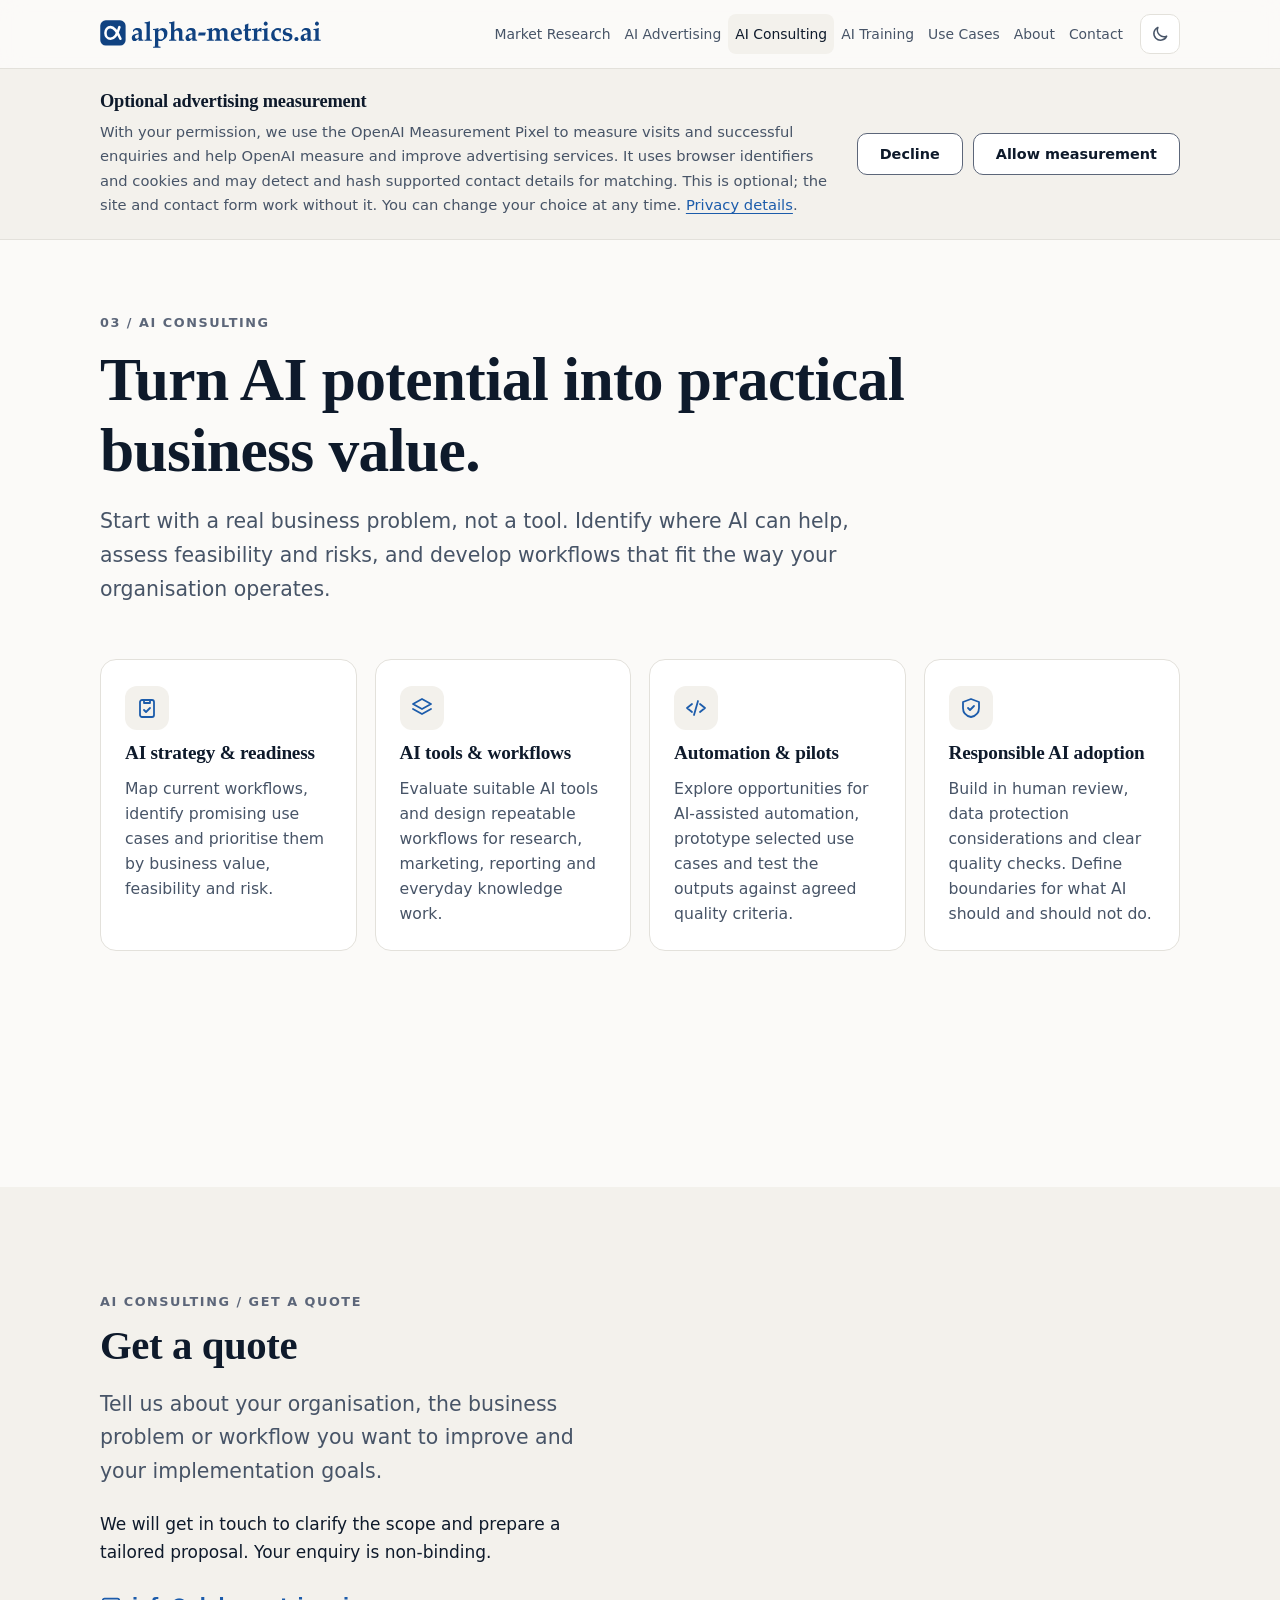
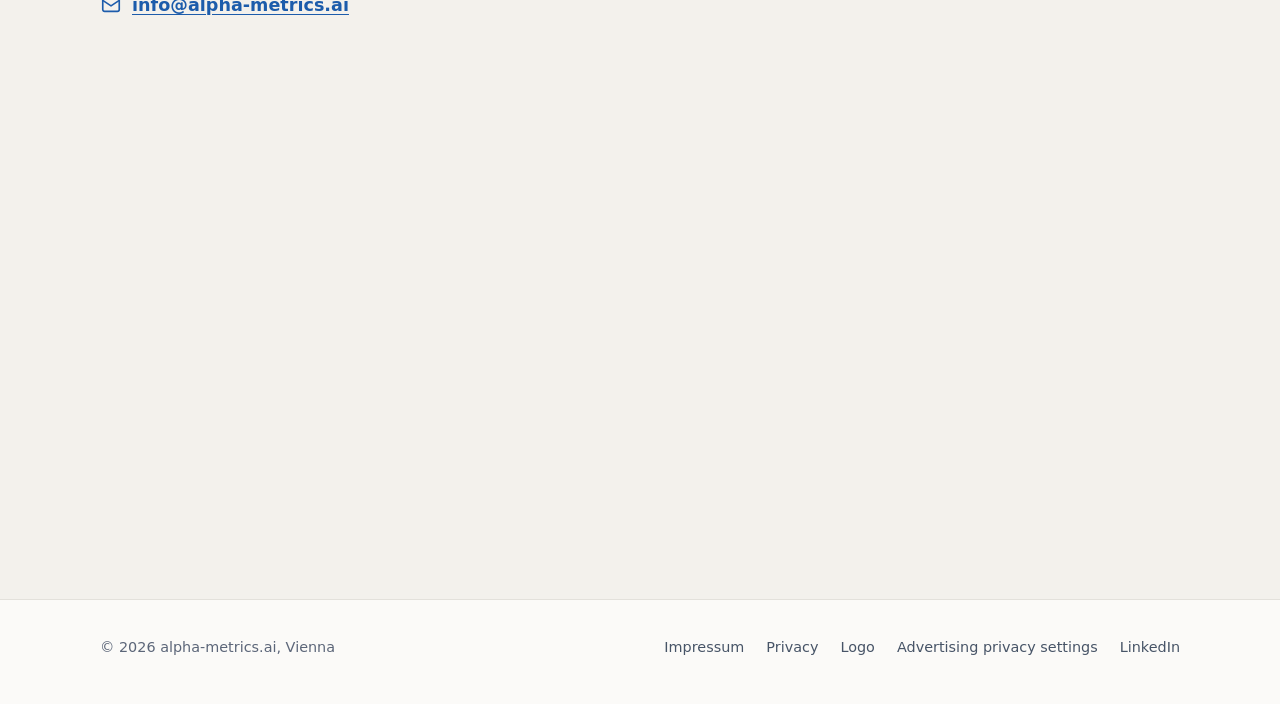
<file: ai-consulting.html>
<!DOCTYPE html>
<html lang="en">
<head>
  <meta charset="utf-8">
  <meta name="viewport" content="width=device-width, initial-scale=1">
  <title>AI Consulting | alpha-metrics.ai</title>
  <meta name="description" content="AI strategy, use-case discovery, workflow design, pilots and responsible AI adoption.">
  <meta http-equiv="Content-Security-Policy" content="default-src 'self'; script-src 'self' https://bzrcdn.openai.com; style-src 'self'; img-src 'self' data: https://bzr.openai.com; connect-src 'self' https://form.taxi https://bzr.openai.com https://bzrcdn.openai.com; form-action https://form.taxi; base-uri 'self'">
  <meta name="theme-color" content="#fbfaf8" media="(prefers-color-scheme: light)">
  <meta name="theme-color" content="#121211" media="(prefers-color-scheme: dark)">
  <link rel="canonical" href="https://alpha-metrics.ai/ai-consulting.html">
  <link rel="icon" href="assets/favicon.svg" type="image/svg+xml">
  <link rel="icon" href="favicon.ico" sizes="48x48">
  <link rel="apple-touch-icon" href="assets/apple-touch-icon.png">
  <meta property="og:type" content="website">
  <meta property="og:site_name" content="alpha-metrics.ai">
  <meta property="og:title" content="AI Consulting | alpha-metrics.ai">
  <meta property="og:description" content="AI strategy, use-case discovery, workflow design, pilots and responsible AI adoption.">
  <meta property="og:url" content="https://alpha-metrics.ai/ai-consulting.html">
  <meta property="og:image" content="https://alpha-metrics.ai/assets/og-card.png?v=2026-11-24">
  <meta property="og:image:width" content="1200">
  <meta property="og:image:height" content="630">
  <meta property="og:image:alt" content="alpha-metrics.ai: market research">
  <meta name="twitter:card" content="summary_large_image">
  <script src="js/theme-init.js"></script>
  <link rel="stylesheet" href="css/site.css">
  <script type="application/ld+json">
  {
  "@context": "https://schema.org",
  "@type": "Service",
  "name": "AI Consulting",
  "description": "AI strategy, use-case discovery, workflow design, pilots and responsible AI adoption.",
  "url": "https://alpha-metrics.ai/ai-consulting.html",
  "provider": {
    "@type": "ProfessionalService",
    "name": "alpha-metrics.ai",
    "url": "https://alpha-metrics.ai/"
  },
  "areaServed": "Worldwide"
}
  </script>
</head>
<body>
  <svg class="sr-only" width="0" height="0" aria-hidden="true" focusable="false">
    <defs>
      <symbol id="i-bars" viewBox="0 0 24 24"><path d="M4 20V11M10 20V4M16 20v-6M22 20H2" fill="none" stroke="currentColor" stroke-width="1.8" stroke-linecap="round" stroke-linejoin="round"/></symbol>
      <symbol id="i-clip" viewBox="0 0 24 24"><g fill="none" stroke="currentColor" stroke-width="1.8" stroke-linecap="round" stroke-linejoin="round"><rect x="5" y="4" width="14" height="17" rx="2"/><path d="M9 4h6v3H9zM9 14l2 2 4-4"/></g></symbol>
      <symbol id="i-line" viewBox="0 0 24 24"><g fill="none" stroke="currentColor" stroke-width="1.8" stroke-linecap="round" stroke-linejoin="round"><path d="M3 3v18h18M7 15l4-5 3 3 5-7"/></g></symbol>
      <symbol id="i-dash" viewBox="0 0 24 24"><g fill="none" stroke="currentColor" stroke-width="1.8" stroke-linecap="round" stroke-linejoin="round"><rect x="3" y="3" width="8" height="10" rx="1.5"/><rect x="13" y="3" width="8" height="6" rx="1.5"/><rect x="13" y="11" width="8" height="10" rx="1.5"/><rect x="3" y="15" width="8" height="6" rx="1.5"/></g></symbol>
      <symbol id="i-moon" viewBox="0 0 24 24"><path d="M20 14.5A8 8 0 0 1 9.5 4a8 8 0 1 0 10.5 10.5z" fill="none" stroke="currentColor" stroke-width="1.8" stroke-linecap="round" stroke-linejoin="round"/></symbol>
      <symbol id="i-sun" viewBox="0 0 24 24"><g fill="none" stroke="currentColor" stroke-width="1.8" stroke-linecap="round" stroke-linejoin="round"><circle cx="12" cy="12" r="4"/><path d="M12 2v2M12 20v2M4.9 4.9l1.4 1.4M17.7 17.7l1.4 1.4M2 12h2M20 12h2M4.9 19.1l1.4-1.4M17.7 6.3l1.4-1.4"/></g></symbol>
      <symbol id="i-menu" viewBox="0 0 24 24"><path d="M4 7h16M4 12h16M4 17h16" fill="none" stroke="currentColor" stroke-width="1.8" stroke-linecap="round"/></symbol>
      <symbol id="i-arrow" viewBox="0 0 24 24"><path d="M5 12h14M13 6l6 6-6 6" fill="none" stroke="currentColor" stroke-width="1.8" stroke-linecap="round" stroke-linejoin="round"/></symbol>
      <symbol id="i-check" viewBox="0 0 24 24"><g fill="none" stroke="currentColor" stroke-width="1.8" stroke-linecap="round" stroke-linejoin="round"><circle cx="12" cy="12" r="9"/><path d="M8 12.5l3 3 5-6"/></g></symbol>
      <symbol id="i-stop" viewBox="0 0 24 24"><g fill="none" stroke="currentColor" stroke-width="1.8" stroke-linecap="round" stroke-linejoin="round"><circle cx="12" cy="12" r="9"/><path d="M9 9l6 6M15 9l-6 6"/></g></symbol>
      <symbol id="i-info" viewBox="0 0 24 24"><g fill="none" stroke="currentColor" stroke-width="1.8" stroke-linecap="round" stroke-linejoin="round"><circle cx="12" cy="12" r="9"/><path d="M12 11v5M12 8h.01"/></g></symbol>
      <symbol id="i-file" viewBox="0 0 24 24"><g fill="none" stroke="currentColor" stroke-width="1.8" stroke-linecap="round" stroke-linejoin="round"><path d="M14 3H7a2 2 0 0 0-2 2v14a2 2 0 0 0 2 2h10a2 2 0 0 0 2-2V8z"/><path d="M14 3v5h5M9 13h6M9 17h6"/></g></symbol>
      <symbol id="i-code" viewBox="0 0 24 24"><path d="M8 8l-5 4 5 4M16 8l5 4-5 4M14 5l-4 14" fill="none" stroke="currentColor" stroke-width="1.8" stroke-linecap="round" stroke-linejoin="round"/></symbol>
      <symbol id="i-mail" viewBox="0 0 24 24"><g fill="none" stroke="currentColor" stroke-width="1.8" stroke-linecap="round" stroke-linejoin="round"><rect x="3" y="5" width="18" height="14" rx="2"/><path d="M3 7l9 6 9-6"/></g></symbol>
      <symbol id="i-shield" viewBox="0 0 24 24"><g fill="none" stroke="currentColor" stroke-width="1.8" stroke-linecap="round" stroke-linejoin="round"><path d="M12 3l8 3v6c0 5-3.5 8-8 9-4.5-1-8-4-8-9V6z"/><path d="M9 12l2 2 4-4"/></g></symbol>
      <symbol id="i-layers" viewBox="0 0 24 24"><g fill="none" stroke="currentColor" stroke-width="1.8" stroke-linecap="round" stroke-linejoin="round"><path d="M12 3l9 5-9 5-9-5z"/><path d="M3 13l9 5 9-5"/></g></symbol>
    </defs>
  </svg>

  <a class="skip" href="#main">Skip to content</a>

  <header class="nav">
    <div class="wrap nav-in">
      <a class="brand" href="/" aria-label="alpha-metrics.ai, home">
        <img class="img-light" src="assets/logo/alpha-metrics-logo.svg" alt="alpha-metrics.ai" width="221" height="28"><img class="img-dark" src="assets/logo/alpha-metrics-logo-dark.svg" alt="alpha-metrics.ai" width="221" height="28">
      </a>
      <ul class="nav-links" id="nav-links">
        <li><a href="market-research.html">Market Research</a></li>
        <li><a href="ai-advertising.html">AI Advertising</a></li>
        <li><a href="ai-consulting.html" aria-current="page">AI Consulting</a></li>
        <li><a href="ai-training.html">AI Training</a></li>
        <li><a href="use-cases.html">Use Cases</a></li>
        <li><a href="/#about">About</a></li>
        <li><a href="/#contact">Contact</a></li>
      </ul>
      <button class="icon-btn nav-theme" id="theme-btn" type="button" aria-label="Switch to dark mode" aria-pressed="false">
        <svg class="icon-moon" aria-hidden="true"><use href="#i-moon"/></svg>
        <svg class="icon-sun" aria-hidden="true"><use href="#i-sun"/></svg>
      </button>
      <button class="icon-btn menu-btn" id="menu-btn" type="button" aria-expanded="false" aria-controls="nav-links" aria-label="Open menu">
        <svg aria-hidden="true"><use href="#i-menu"/></svg>
      </button>
    </div>
  </header>

  <section class="measurement-panel" id="measurement-panel" aria-labelledby="measurement-heading" tabindex="-1" hidden>
    <div class="wrap measurement-inner">
      <div>
        <h2 id="measurement-heading">Optional advertising measurement</h2>
        <p>With your permission, we use the OpenAI Measurement Pixel to measure visits and successful enquiries and help OpenAI measure and improve advertising services. It uses browser identifiers and cookies and may detect and hash supported contact details for matching. This is optional; the site and contact form work without it. You can change your choice at any time. <a href="datenschutz.html#advertising-measurement">Privacy details</a>.</p>
      </div>
      <div class="measurement-actions">
        <button class="btn btn-ghost" id="measurement-decline" type="button">Decline</button>
        <button class="btn btn-ghost" id="measurement-accept" type="button">Allow measurement</button>
      </div>
    </div>
  </section>
  <main id="main">
    <section class="section service-detail" id="ai-consulting">
      <div class="wrap">
        <div class="section-head reveal">
          <p class="eyebrow">03 / AI Consulting</p>
          <h1>Turn AI potential into practical business value.</h1>
          <p class="lede">Start with a real business problem, not a tool. Identify where AI can help, assess feasibility and risks, and develop workflows that fit the way your organisation operates.</p>
        </div>
        <div class="grid-4">
          <article class="card service reveal"><span class="ico"><svg aria-hidden="true"><use href="#i-clip"/></svg></span><h3>AI strategy &amp; readiness</h3><p>Map current workflows, identify promising use cases and prioritise them by business value, feasibility and risk.</p></article>
          <article class="card service reveal"><span class="ico"><svg aria-hidden="true"><use href="#i-layers"/></svg></span><h3>AI tools &amp; workflows</h3><p>Evaluate suitable AI tools and design repeatable workflows for research, marketing, reporting and everyday knowledge work.</p></article>
          <article class="card service reveal"><span class="ico"><svg aria-hidden="true"><use href="#i-code"/></svg></span><h3>Automation &amp; pilots</h3><p>Explore opportunities for AI-assisted automation, prototype selected use cases and test the outputs against agreed quality criteria.</p></article>
          <article class="card service reveal"><span class="ico"><svg aria-hidden="true"><use href="#i-shield"/></svg></span><h3>Responsible AI adoption</h3><p>Build in human review, data protection considerations and clear quality checks. Define boundaries for what AI should and should not do.</p></article>
        </div>
        <div class="service-outcome reveal"><div><h3>From opportunity assessment to pilot</h3><p>Typical deliverables: a prioritised use-case shortlist, workflow concepts, a pilot plan and recommendations for the next implementation step.</p></div><a class="btn btn-primary" href="#get-a-quote">Get a quote <svg aria-hidden="true"><use href="#i-arrow"/></svg></a></div>
      </div>
    </section>
    <section class="section quote-section" id="get-a-quote" aria-labelledby="quote-heading">
      <div class="wrap split">
        <div>
          <p class="eyebrow">AI Consulting / Get a quote</p>
          <h2 id="quote-heading">Get a quote</h2>
          <p class="lede">Tell us about your organisation, the business problem or workflow you want to improve and your implementation goals.</p>
          <p>We will get in touch to clarify the scope and prepare a tailored proposal. Your enquiry is non-binding.</p>
          <p><a class="contact-mail" href="mailto:info@alpha-metrics.ai"><svg width="22" height="22" aria-hidden="true"><use href="#i-mail"/></svg>info@alpha-metrics.ai</a></p>
        </div>
        <form class="card form reveal" id="contact-form" action="https://form.taxi/s/ah1zh2gn" method="POST" novalidate>
          <input type="hidden" name="service" value="AI Consulting">
          <input type="hidden" name="request_type" value="Quote request">
          <div class="field"><label for="f-name">Name</label><input id="f-name" name="name" type="text" autocomplete="name" required><div class="err" id="err-name" role="alert"></div></div>
          <div class="field"><label for="f-email">Email</label><input id="f-email" name="email" type="email" autocomplete="email" required><div class="err" id="err-email" role="alert"></div></div>
          <div class="field"><label for="f-company">Company <span class="muted">(optional)</span></label><input id="f-company" name="company" type="text" autocomplete="organization"></div>
          <div class="field"><label for="f-message">Project details</label><textarea id="f-message" name="message" required aria-describedby="quote-hint"></textarea><p class="muted small" id="quote-hint">Include any relevant scope or timing information. Please do not enter sensitive personal data.</p><div class="err" id="err-message" role="alert"></div></div>
          <div class="sr-only" aria-hidden="true"><label>Leave this empty <input name="_gotcha" type="text" tabindex="-1" autocomplete="off"></label></div>
          <div>
            <label class="consent"><input type="checkbox" name="consent" value="yes"><span>I agree that my details are sent to our form provider, Form.taxi, so that alpha-metrics.ai can reply. See the <a href="datenschutz.html">privacy notice</a>.</span></label>
            <div class="err" id="err-consent" role="alert"></div>
          </div>
          <button class="btn btn-primary" type="submit"><span>Request a quote</span> <svg aria-hidden="true"><use href="#i-arrow"/></svg></button>
          <div class="form-ok" id="form-ok" tabindex="-1" role="status"><svg aria-hidden="true"><use href="#i-check"/></svg>Thank you. Your quote request has been sent.</div>
          <p class="err" id="form-fail" role="alert" hidden>The message could not be sent. Please write to <a href="mailto:info@alpha-metrics.ai">info@alpha-metrics.ai</a> instead.</p>
        </form>
      </div>
    </section>
  </main>
  <footer class="footer">
    <div class="wrap footer-in">
      <span>&copy; 2026 alpha-metrics.ai, Vienna</span>
      <nav aria-label="Legal">
        <a href="impressum.html">Impressum</a>
        <a href="datenschutz.html">Privacy</a>
        <a href="logo.html">Logo</a>
        <button class="measurement-settings" id="measurement-settings" type="button" aria-controls="measurement-panel" aria-expanded="false" hidden>Advertising privacy settings</button>
        <a href="https://www.linkedin.com/company/112210061/" rel="noopener">LinkedIn</a>
      </nav>
    </div>
  </footer>

  <div class="tt" id="tt" role="tooltip" hidden></div>
  <script src="js/ad-measurement.js"></script>
  <script src="js/site.js"></script>
</body>
</html>
</file>
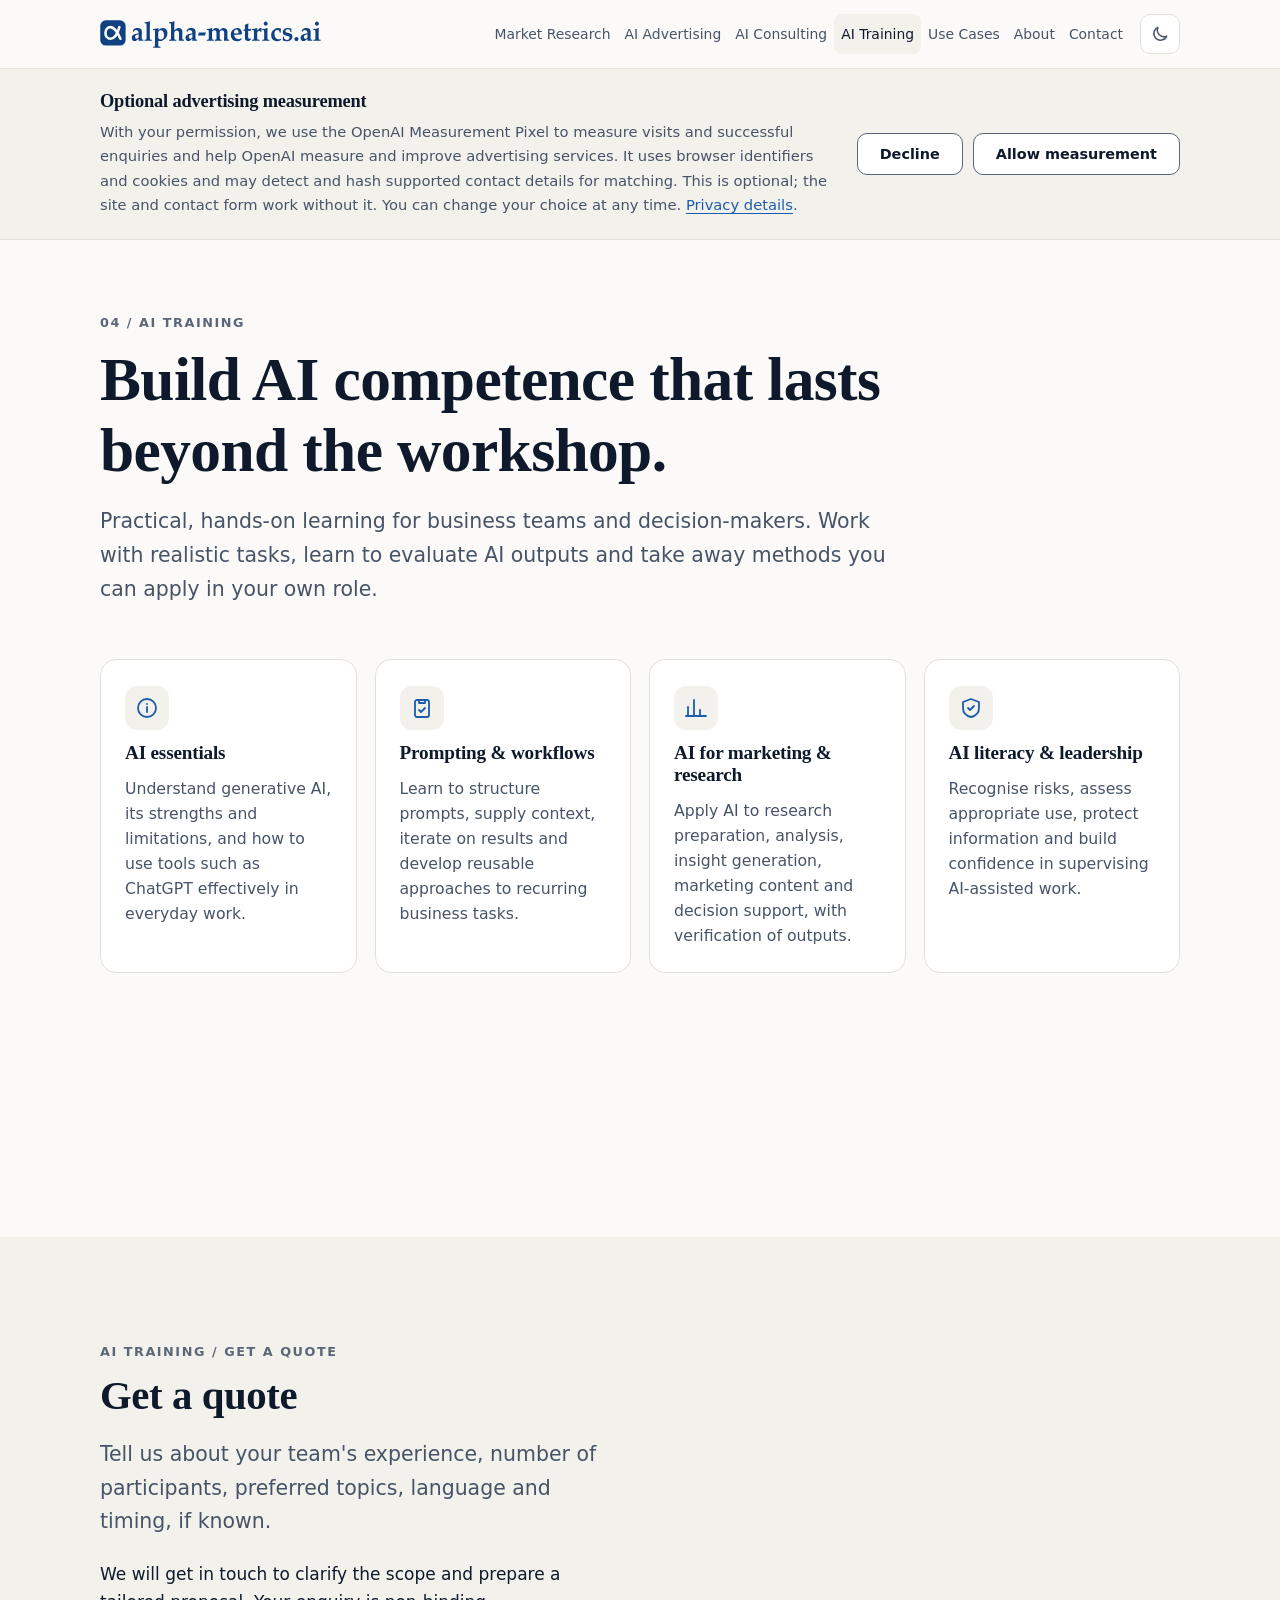
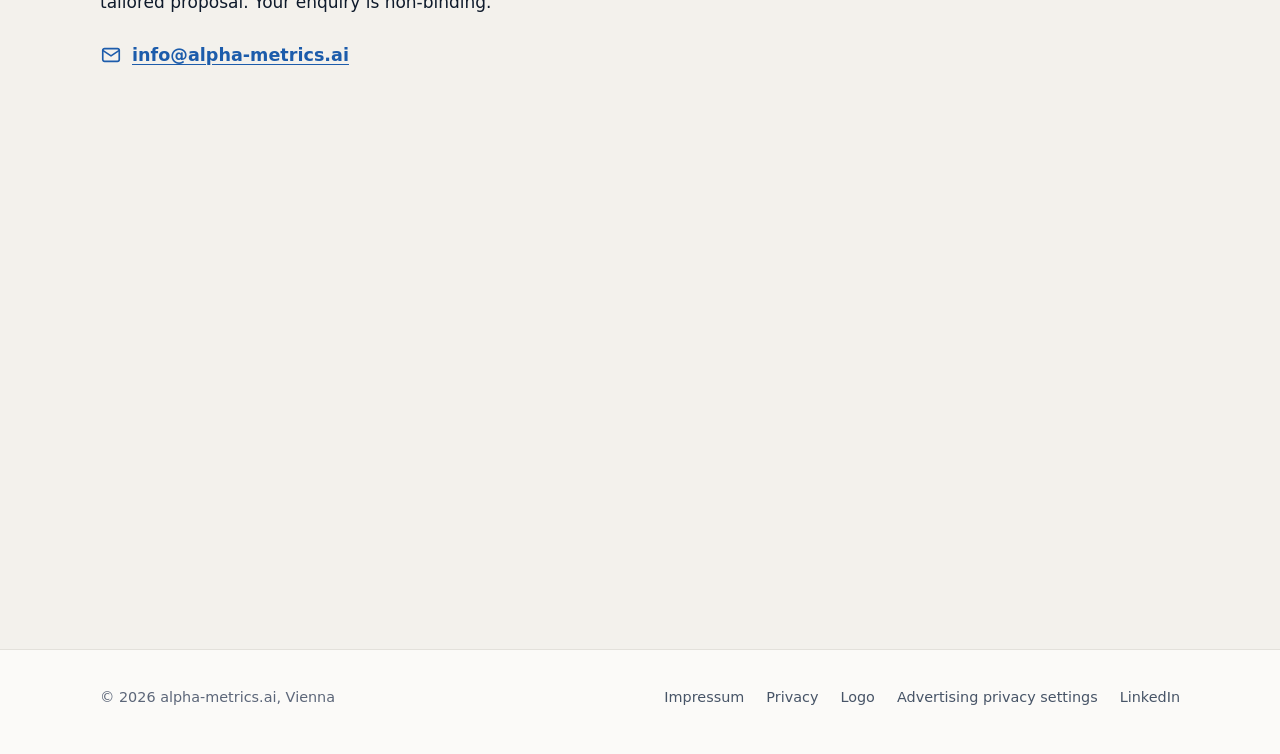
<file: ai-training.html>
<!DOCTYPE html>
<html lang="en">
<head>
  <meta charset="utf-8">
  <meta name="viewport" content="width=device-width, initial-scale=1">
  <title>AI Training | alpha-metrics.ai</title>
  <meta name="description" content="Hands-on AI workshops, prompting, AI literacy and training for business teams and leaders.">
  <meta http-equiv="Content-Security-Policy" content="default-src 'self'; script-src 'self' https://bzrcdn.openai.com; style-src 'self'; img-src 'self' data: https://bzr.openai.com; connect-src 'self' https://form.taxi https://bzr.openai.com https://bzrcdn.openai.com; form-action https://form.taxi; base-uri 'self'">
  <meta name="theme-color" content="#fbfaf8" media="(prefers-color-scheme: light)">
  <meta name="theme-color" content="#121211" media="(prefers-color-scheme: dark)">
  <link rel="canonical" href="https://alpha-metrics.ai/ai-training.html">
  <link rel="icon" href="assets/favicon.svg" type="image/svg+xml">
  <link rel="icon" href="favicon.ico" sizes="48x48">
  <link rel="apple-touch-icon" href="assets/apple-touch-icon.png">
  <meta property="og:type" content="website">
  <meta property="og:site_name" content="alpha-metrics.ai">
  <meta property="og:title" content="AI Training | alpha-metrics.ai">
  <meta property="og:description" content="Hands-on AI workshops, prompting, AI literacy and training for business teams and leaders.">
  <meta property="og:url" content="https://alpha-metrics.ai/ai-training.html">
  <meta property="og:image" content="https://alpha-metrics.ai/assets/og-card.png?v=2026-11-24">
  <meta property="og:image:width" content="1200">
  <meta property="og:image:height" content="630">
  <meta property="og:image:alt" content="alpha-metrics.ai: market research">
  <meta name="twitter:card" content="summary_large_image">
  <script src="js/theme-init.js"></script>
  <link rel="stylesheet" href="css/site.css">
  <script type="application/ld+json">
  {
  "@context": "https://schema.org",
  "@type": "Service",
  "name": "AI Training",
  "description": "Hands-on AI workshops, prompting, AI literacy and training for business teams and leaders.",
  "url": "https://alpha-metrics.ai/ai-training.html",
  "provider": {
    "@type": "ProfessionalService",
    "name": "alpha-metrics.ai",
    "url": "https://alpha-metrics.ai/"
  },
  "areaServed": "Worldwide"
}
  </script>
</head>
<body>
  <svg class="sr-only" width="0" height="0" aria-hidden="true" focusable="false">
    <defs>
      <symbol id="i-bars" viewBox="0 0 24 24"><path d="M4 20V11M10 20V4M16 20v-6M22 20H2" fill="none" stroke="currentColor" stroke-width="1.8" stroke-linecap="round" stroke-linejoin="round"/></symbol>
      <symbol id="i-clip" viewBox="0 0 24 24"><g fill="none" stroke="currentColor" stroke-width="1.8" stroke-linecap="round" stroke-linejoin="round"><rect x="5" y="4" width="14" height="17" rx="2"/><path d="M9 4h6v3H9zM9 14l2 2 4-4"/></g></symbol>
      <symbol id="i-line" viewBox="0 0 24 24"><g fill="none" stroke="currentColor" stroke-width="1.8" stroke-linecap="round" stroke-linejoin="round"><path d="M3 3v18h18M7 15l4-5 3 3 5-7"/></g></symbol>
      <symbol id="i-dash" viewBox="0 0 24 24"><g fill="none" stroke="currentColor" stroke-width="1.8" stroke-linecap="round" stroke-linejoin="round"><rect x="3" y="3" width="8" height="10" rx="1.5"/><rect x="13" y="3" width="8" height="6" rx="1.5"/><rect x="13" y="11" width="8" height="10" rx="1.5"/><rect x="3" y="15" width="8" height="6" rx="1.5"/></g></symbol>
      <symbol id="i-moon" viewBox="0 0 24 24"><path d="M20 14.5A8 8 0 0 1 9.5 4a8 8 0 1 0 10.5 10.5z" fill="none" stroke="currentColor" stroke-width="1.8" stroke-linecap="round" stroke-linejoin="round"/></symbol>
      <symbol id="i-sun" viewBox="0 0 24 24"><g fill="none" stroke="currentColor" stroke-width="1.8" stroke-linecap="round" stroke-linejoin="round"><circle cx="12" cy="12" r="4"/><path d="M12 2v2M12 20v2M4.9 4.9l1.4 1.4M17.7 17.7l1.4 1.4M2 12h2M20 12h2M4.9 19.1l1.4-1.4M17.7 6.3l1.4-1.4"/></g></symbol>
      <symbol id="i-menu" viewBox="0 0 24 24"><path d="M4 7h16M4 12h16M4 17h16" fill="none" stroke="currentColor" stroke-width="1.8" stroke-linecap="round"/></symbol>
      <symbol id="i-arrow" viewBox="0 0 24 24"><path d="M5 12h14M13 6l6 6-6 6" fill="none" stroke="currentColor" stroke-width="1.8" stroke-linecap="round" stroke-linejoin="round"/></symbol>
      <symbol id="i-check" viewBox="0 0 24 24"><g fill="none" stroke="currentColor" stroke-width="1.8" stroke-linecap="round" stroke-linejoin="round"><circle cx="12" cy="12" r="9"/><path d="M8 12.5l3 3 5-6"/></g></symbol>
      <symbol id="i-stop" viewBox="0 0 24 24"><g fill="none" stroke="currentColor" stroke-width="1.8" stroke-linecap="round" stroke-linejoin="round"><circle cx="12" cy="12" r="9"/><path d="M9 9l6 6M15 9l-6 6"/></g></symbol>
      <symbol id="i-info" viewBox="0 0 24 24"><g fill="none" stroke="currentColor" stroke-width="1.8" stroke-linecap="round" stroke-linejoin="round"><circle cx="12" cy="12" r="9"/><path d="M12 11v5M12 8h.01"/></g></symbol>
      <symbol id="i-file" viewBox="0 0 24 24"><g fill="none" stroke="currentColor" stroke-width="1.8" stroke-linecap="round" stroke-linejoin="round"><path d="M14 3H7a2 2 0 0 0-2 2v14a2 2 0 0 0 2 2h10a2 2 0 0 0 2-2V8z"/><path d="M14 3v5h5M9 13h6M9 17h6"/></g></symbol>
      <symbol id="i-code" viewBox="0 0 24 24"><path d="M8 8l-5 4 5 4M16 8l5 4-5 4M14 5l-4 14" fill="none" stroke="currentColor" stroke-width="1.8" stroke-linecap="round" stroke-linejoin="round"/></symbol>
      <symbol id="i-mail" viewBox="0 0 24 24"><g fill="none" stroke="currentColor" stroke-width="1.8" stroke-linecap="round" stroke-linejoin="round"><rect x="3" y="5" width="18" height="14" rx="2"/><path d="M3 7l9 6 9-6"/></g></symbol>
      <symbol id="i-shield" viewBox="0 0 24 24"><g fill="none" stroke="currentColor" stroke-width="1.8" stroke-linecap="round" stroke-linejoin="round"><path d="M12 3l8 3v6c0 5-3.5 8-8 9-4.5-1-8-4-8-9V6z"/><path d="M9 12l2 2 4-4"/></g></symbol>
      <symbol id="i-layers" viewBox="0 0 24 24"><g fill="none" stroke="currentColor" stroke-width="1.8" stroke-linecap="round" stroke-linejoin="round"><path d="M12 3l9 5-9 5-9-5z"/><path d="M3 13l9 5 9-5"/></g></symbol>
    </defs>
  </svg>

  <a class="skip" href="#main">Skip to content</a>

  <header class="nav">
    <div class="wrap nav-in">
      <a class="brand" href="/" aria-label="alpha-metrics.ai, home">
        <img class="img-light" src="assets/logo/alpha-metrics-logo.svg" alt="alpha-metrics.ai" width="221" height="28"><img class="img-dark" src="assets/logo/alpha-metrics-logo-dark.svg" alt="alpha-metrics.ai" width="221" height="28">
      </a>
      <ul class="nav-links" id="nav-links">
        <li><a href="market-research.html">Market Research</a></li>
        <li><a href="ai-advertising.html">AI Advertising</a></li>
        <li><a href="ai-consulting.html">AI Consulting</a></li>
        <li><a href="ai-training.html" aria-current="page">AI Training</a></li>
        <li><a href="use-cases.html">Use Cases</a></li>
        <li><a href="/#about">About</a></li>
        <li><a href="/#contact">Contact</a></li>
      </ul>
      <button class="icon-btn nav-theme" id="theme-btn" type="button" aria-label="Switch to dark mode" aria-pressed="false">
        <svg class="icon-moon" aria-hidden="true"><use href="#i-moon"/></svg>
        <svg class="icon-sun" aria-hidden="true"><use href="#i-sun"/></svg>
      </button>
      <button class="icon-btn menu-btn" id="menu-btn" type="button" aria-expanded="false" aria-controls="nav-links" aria-label="Open menu">
        <svg aria-hidden="true"><use href="#i-menu"/></svg>
      </button>
    </div>
  </header>

  <section class="measurement-panel" id="measurement-panel" aria-labelledby="measurement-heading" tabindex="-1" hidden>
    <div class="wrap measurement-inner">
      <div>
        <h2 id="measurement-heading">Optional advertising measurement</h2>
        <p>With your permission, we use the OpenAI Measurement Pixel to measure visits and successful enquiries and help OpenAI measure and improve advertising services. It uses browser identifiers and cookies and may detect and hash supported contact details for matching. This is optional; the site and contact form work without it. You can change your choice at any time. <a href="datenschutz.html#advertising-measurement">Privacy details</a>.</p>
      </div>
      <div class="measurement-actions">
        <button class="btn btn-ghost" id="measurement-decline" type="button">Decline</button>
        <button class="btn btn-ghost" id="measurement-accept" type="button">Allow measurement</button>
      </div>
    </div>
  </section>
  <main id="main">
    <section class="section service-detail" id="ai-training">
      <div class="wrap">
        <div class="section-head reveal">
          <p class="eyebrow">04 / AI Training</p>
          <h1>Build AI competence that lasts beyond the workshop.</h1>
          <p class="lede">Practical, hands-on learning for business teams and decision-makers. Work with realistic tasks, learn to evaluate AI outputs and take away methods you can apply in your own role.</p>
        </div>
        <div class="grid-4">
          <article class="card service reveal"><span class="ico"><svg aria-hidden="true"><use href="#i-info"/></svg></span><h3>AI essentials</h3><p>Understand generative AI, its strengths and limitations, and how to use tools such as ChatGPT effectively in everyday work.</p></article>
          <article class="card service reveal"><span class="ico"><svg aria-hidden="true"><use href="#i-clip"/></svg></span><h3>Prompting &amp; workflows</h3><p>Learn to structure prompts, supply context, iterate on results and develop reusable approaches to recurring business tasks.</p></article>
          <article class="card service reveal"><span class="ico"><svg aria-hidden="true"><use href="#i-bars"/></svg></span><h3>AI for marketing &amp; research</h3><p>Apply AI to research preparation, analysis, insight generation, marketing content and decision support, with verification of outputs.</p></article>
          <article class="card service reveal"><span class="ico"><svg aria-hidden="true"><use href="#i-shield"/></svg></span><h3>AI literacy &amp; leadership</h3><p>Recognise risks, assess appropriate use, protect information and build confidence in supervising AI-assisted work.</p></article>
        </div>
        <div class="service-outcome reveal"><div><h3>Tailored workshops for your team</h3><p>Choose an introductory session or a more advanced, role-specific workshop. Formats and learning objectives are agreed around your needs, in German or English.</p></div><a class="btn btn-primary" href="#get-a-quote">Get a quote <svg aria-hidden="true"><use href="#i-arrow"/></svg></a></div>
      </div>
    </section>
    <section class="section quote-section" id="get-a-quote" aria-labelledby="quote-heading">
      <div class="wrap split">
        <div>
          <p class="eyebrow">AI Training / Get a quote</p>
          <h2 id="quote-heading">Get a quote</h2>
          <p class="lede">Tell us about your team's experience, number of participants, preferred topics, language and timing, if known.</p>
          <p>We will get in touch to clarify the scope and prepare a tailored proposal. Your enquiry is non-binding.</p>
          <p><a class="contact-mail" href="mailto:info@alpha-metrics.ai"><svg width="22" height="22" aria-hidden="true"><use href="#i-mail"/></svg>info@alpha-metrics.ai</a></p>
        </div>
        <form class="card form reveal" id="contact-form" action="https://form.taxi/s/ah1zh2gn" method="POST" novalidate>
          <input type="hidden" name="service" value="AI Training">
          <input type="hidden" name="request_type" value="Quote request">
          <div class="field"><label for="f-name">Name</label><input id="f-name" name="name" type="text" autocomplete="name" required><div class="err" id="err-name" role="alert"></div></div>
          <div class="field"><label for="f-email">Email</label><input id="f-email" name="email" type="email" autocomplete="email" required><div class="err" id="err-email" role="alert"></div></div>
          <div class="field"><label for="f-company">Company <span class="muted">(optional)</span></label><input id="f-company" name="company" type="text" autocomplete="organization"></div>
          <div class="field"><label for="f-message">Project details</label><textarea id="f-message" name="message" required aria-describedby="quote-hint"></textarea><p class="muted small" id="quote-hint">Include any relevant scope or timing information. Please do not enter sensitive personal data.</p><div class="err" id="err-message" role="alert"></div></div>
          <div class="sr-only" aria-hidden="true"><label>Leave this empty <input name="_gotcha" type="text" tabindex="-1" autocomplete="off"></label></div>
          <div>
            <label class="consent"><input type="checkbox" name="consent" value="yes"><span>I agree that my details are sent to our form provider, Form.taxi, so that alpha-metrics.ai can reply. See the <a href="datenschutz.html">privacy notice</a>.</span></label>
            <div class="err" id="err-consent" role="alert"></div>
          </div>
          <button class="btn btn-primary" type="submit"><span>Request a quote</span> <svg aria-hidden="true"><use href="#i-arrow"/></svg></button>
          <div class="form-ok" id="form-ok" tabindex="-1" role="status"><svg aria-hidden="true"><use href="#i-check"/></svg>Thank you. Your quote request has been sent.</div>
          <p class="err" id="form-fail" role="alert" hidden>The message could not be sent. Please write to <a href="mailto:info@alpha-metrics.ai">info@alpha-metrics.ai</a> instead.</p>
        </form>
      </div>
    </section>
  </main>
  <footer class="footer">
    <div class="wrap footer-in">
      <span>&copy; 2026 alpha-metrics.ai, Vienna</span>
      <nav aria-label="Legal">
        <a href="impressum.html">Impressum</a>
        <a href="datenschutz.html">Privacy</a>
        <a href="logo.html">Logo</a>
        <button class="measurement-settings" id="measurement-settings" type="button" aria-controls="measurement-panel" aria-expanded="false" hidden>Advertising privacy settings</button>
        <a href="https://www.linkedin.com/company/112210061/" rel="noopener">LinkedIn</a>
      </nav>
    </div>
  </footer>

  <div class="tt" id="tt" role="tooltip" hidden></div>
  <script src="js/ad-measurement.js"></script>
  <script src="js/site.js"></script>
</body>
</html>
</file>
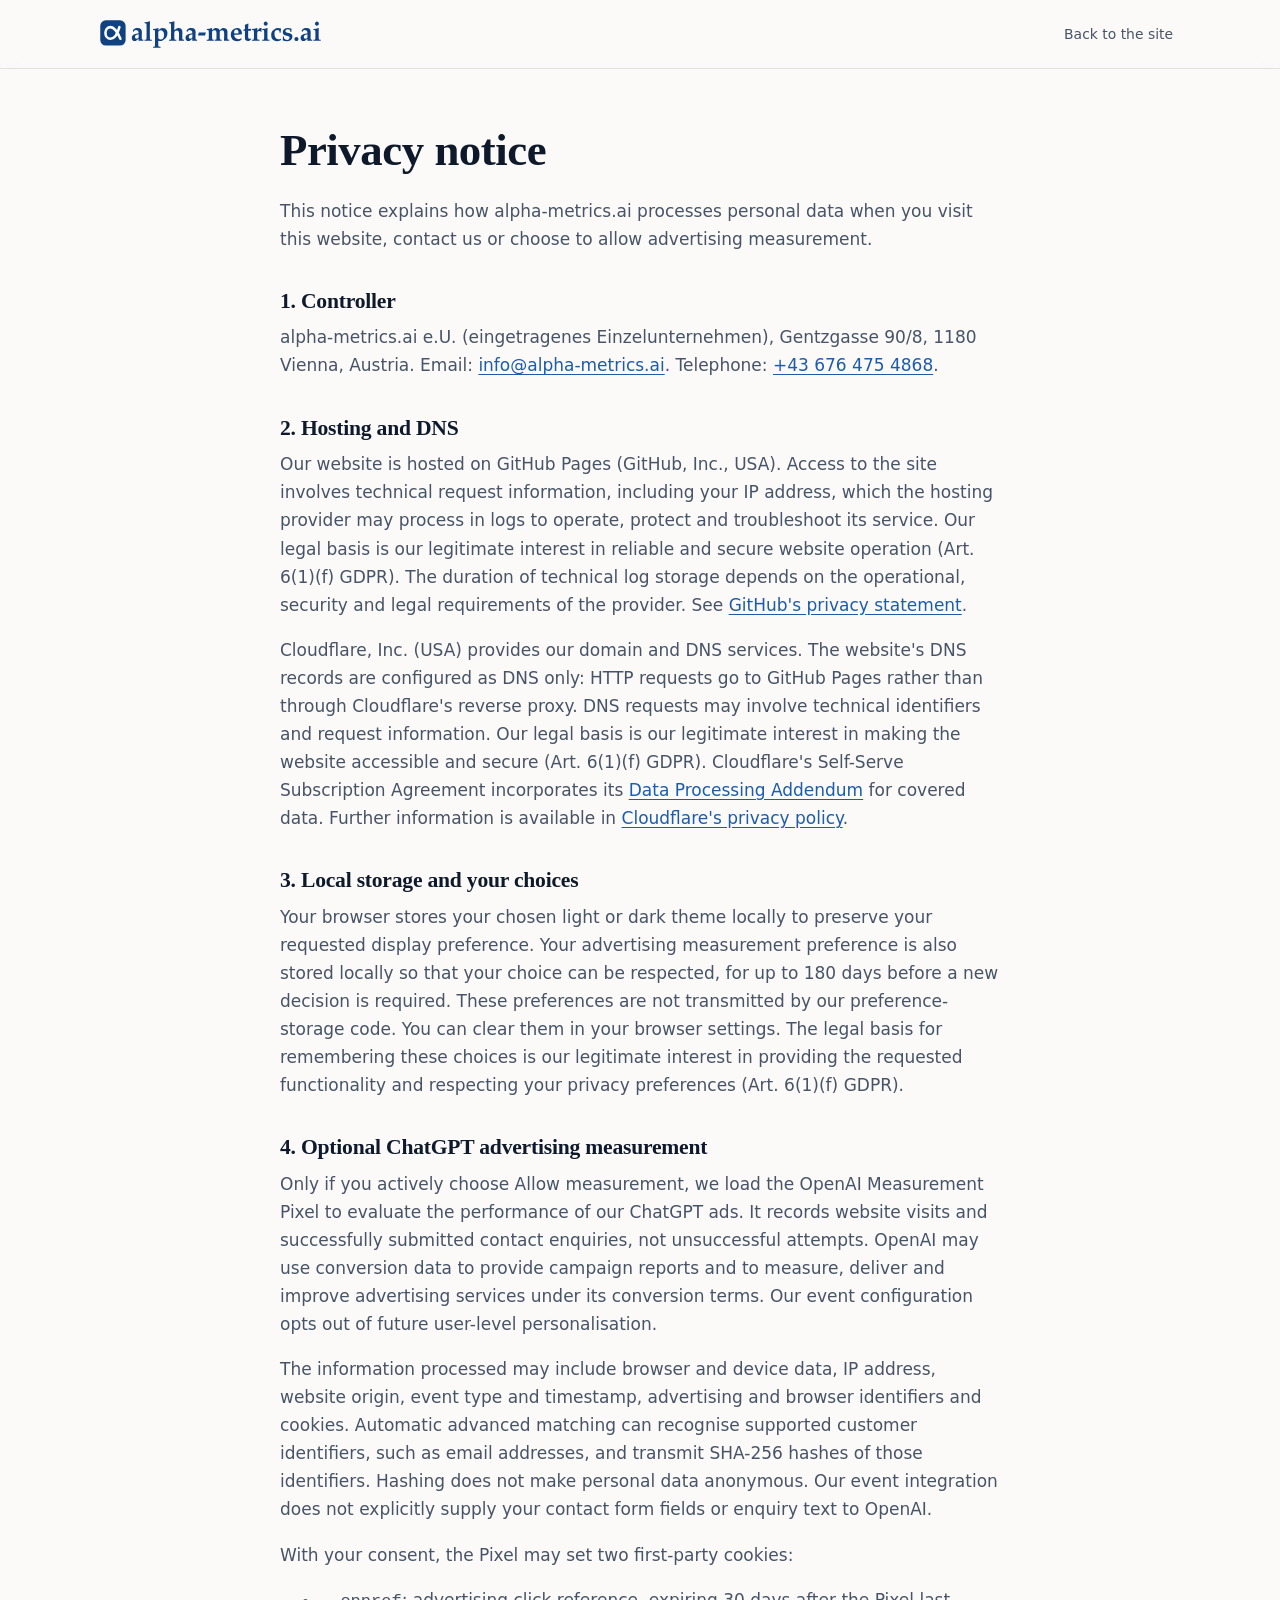
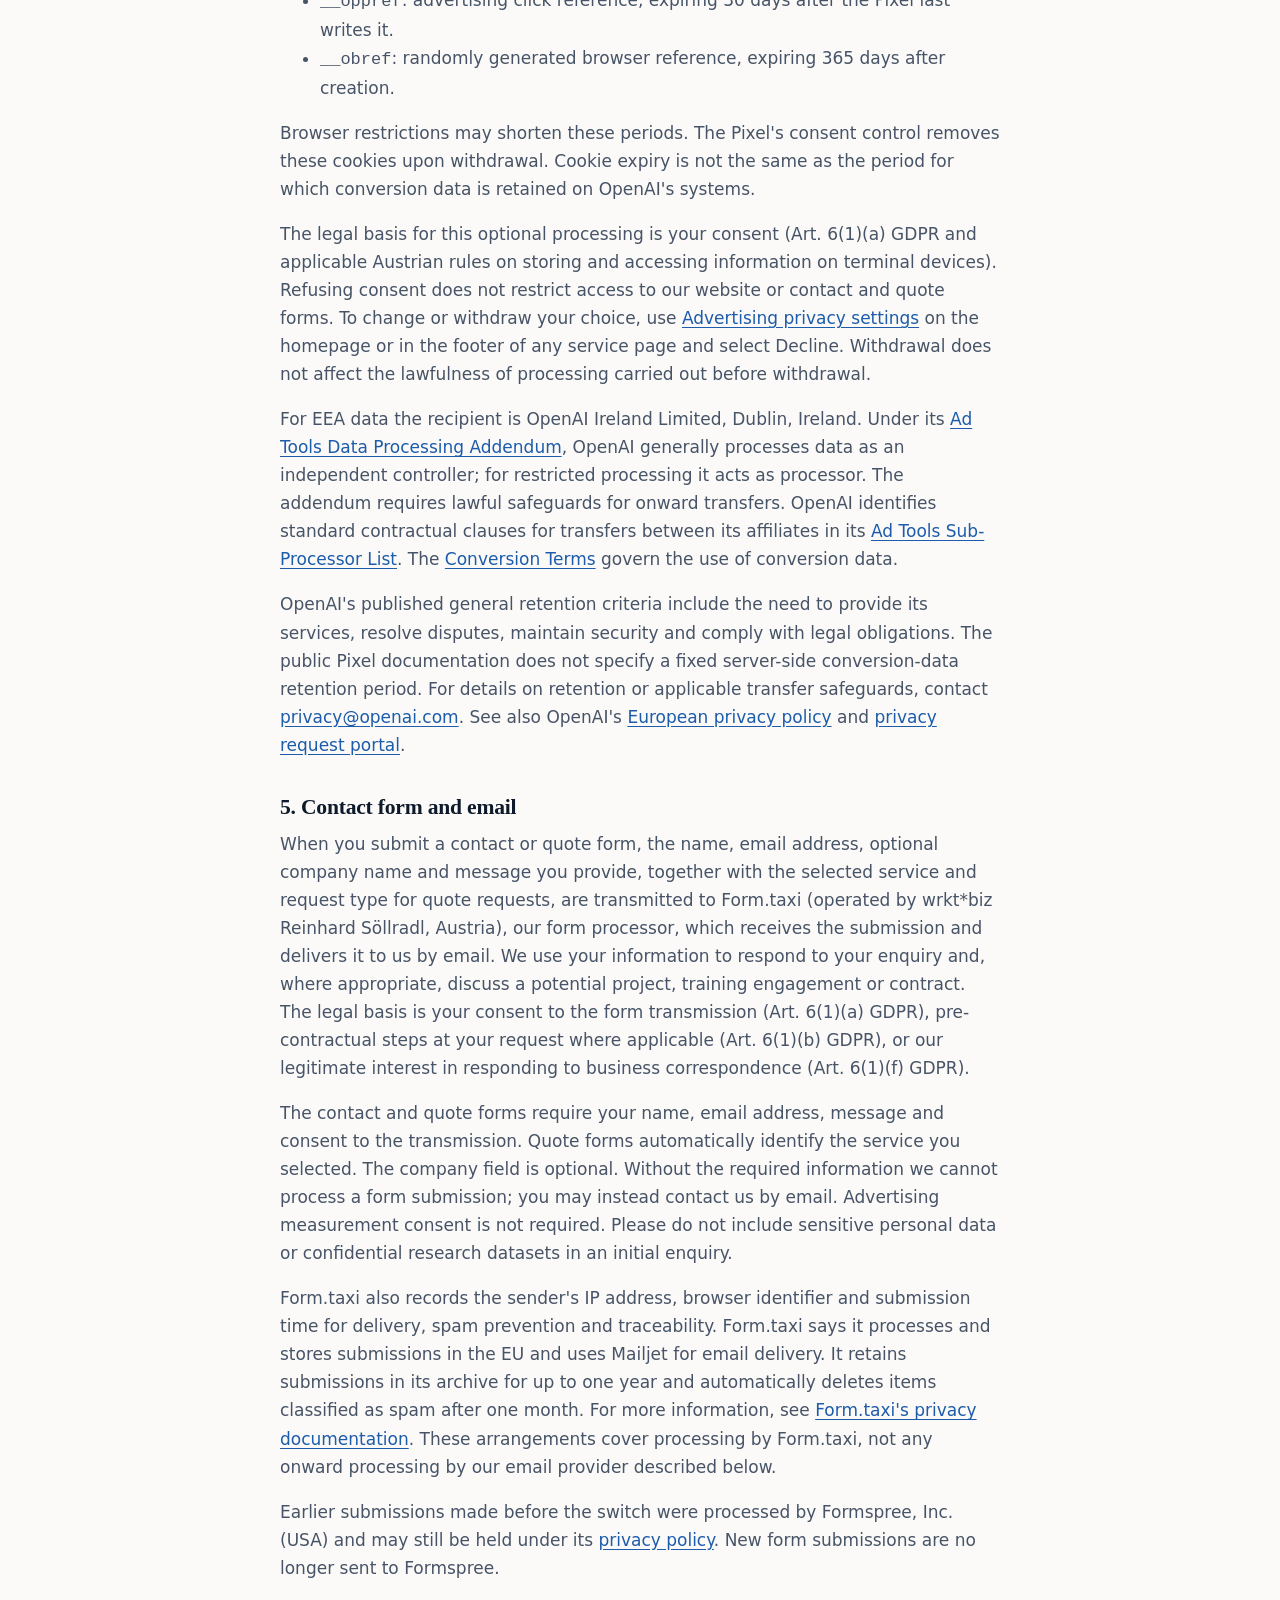
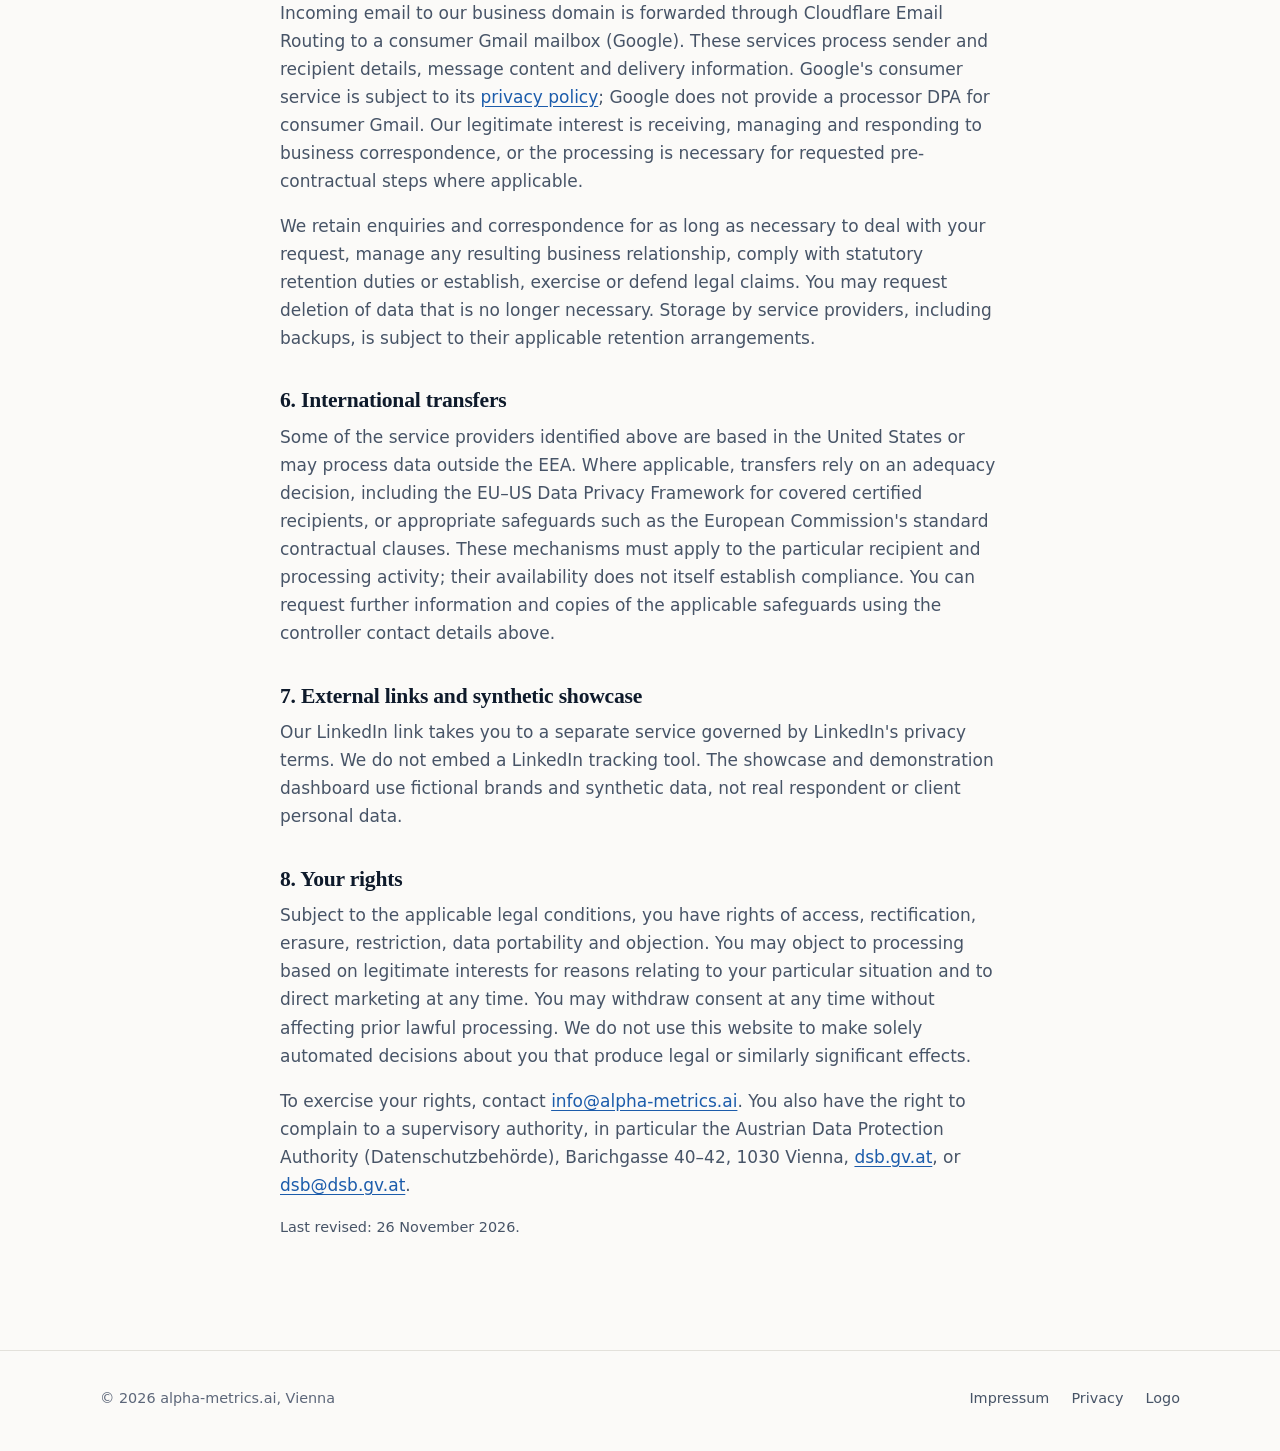
<file: datenschutz.html>
<!DOCTYPE html>
<html lang="en">
<head>
  <meta charset="utf-8">
  <meta name="viewport" content="width=device-width, initial-scale=1">
  <meta http-equiv="Content-Security-Policy" content="default-src 'self'; script-src 'self'; style-src 'self'; img-src 'self' data:; base-uri 'self'">
  <link rel="icon" href="/assets/favicon.svg" type="image/svg+xml">
  <link rel="icon" href="/favicon.ico" sizes="48x48">
  <link rel="apple-touch-icon" href="/assets/apple-touch-icon.png">
  <script src="/js/theme-init.js"></script>
  <link rel="stylesheet" href="/css/site.css">
  <meta name="robots" content="noindex">
  <title>Privacy notice | alpha-metrics.ai</title>
</head>
<body>
  <header class="nav"><div class="wrap nav-in"><a class="brand" href="/" aria-label="alpha-metrics.ai, home"><img class="img-light" src="/assets/logo/alpha-metrics-logo.svg" alt="alpha-metrics.ai" width="221" height="28"><img class="img-dark" src="/assets/logo/alpha-metrics-logo-dark.svg" alt="alpha-metrics.ai" width="221" height="28"></a>
  <ul class="nav-links"><li><a href="/">Back to the site</a></li></ul></div></header>
  <main class="legal"><div class="wrap">
    <h1>Privacy notice</h1>
    <p>This notice explains how alpha-metrics.ai processes personal data when you visit this website, contact us or choose to allow advertising measurement.</p>
    <h2>1. Controller</h2>
    <p>alpha-metrics.ai e.U. (eingetragenes Einzelunternehmen), Gentzgasse 90/8, 1180 Vienna, Austria. Email: <a href="mailto:info@alpha-metrics.ai">info@alpha-metrics.ai</a>. Telephone: <a href="tel:+436764754868">+43 676 475 4868</a>.</p>
    <h2>2. Hosting and DNS</h2>
    <p>Our website is hosted on GitHub Pages (GitHub, Inc., USA). Access to the site involves technical request information, including your IP address, which the hosting provider may process in logs to operate, protect and troubleshoot its service. Our legal basis is our legitimate interest in reliable and secure website operation (Art. 6(1)(f) GDPR). The duration of technical log storage depends on the operational, security and legal requirements of the provider. See <a href="https://docs.github.com/en/site-policy/privacy-policies/github-general-privacy-statement" rel="noopener">GitHub's privacy statement</a>.</p>
    <p>Cloudflare, Inc. (USA) provides our domain and DNS services. The website's DNS records are configured as DNS only: HTTP requests go to GitHub Pages rather than through Cloudflare's reverse proxy. DNS requests may involve technical identifiers and request information. Our legal basis is our legitimate interest in making the website accessible and secure (Art. 6(1)(f) GDPR). Cloudflare's Self-Serve Subscription Agreement incorporates its <a href="https://www.cloudflare.com/cloudflare-customer-dpa/" rel="noopener">Data Processing Addendum</a> for covered data. Further information is available in <a href="https://www.cloudflare.com/privacypolicy/" rel="noopener">Cloudflare's privacy policy</a>.</p>
    <h2>3. Local storage and your choices</h2>
    <p>Your browser stores your chosen light or dark theme locally to preserve your requested display preference. Your advertising measurement preference is also stored locally so that your choice can be respected, for up to 180 days before a new decision is required. These preferences are not transmitted by our preference-storage code. You can clear them in your browser settings. The legal basis for remembering these choices is our legitimate interest in providing the requested functionality and respecting your privacy preferences (Art. 6(1)(f) GDPR).</p>
    <h2 id="advertising-measurement">4. Optional ChatGPT advertising measurement</h2>
    <p>Only if you actively choose Allow measurement, we load the OpenAI Measurement Pixel to evaluate the performance of our ChatGPT ads. It records website visits and successfully submitted contact enquiries, not unsuccessful attempts. OpenAI may use conversion data to provide campaign reports and to measure, deliver and improve advertising services under its conversion terms. Our event configuration opts out of future user-level personalisation.</p>
    <p>The information processed may include browser and device data, IP address, website origin, event type and timestamp, advertising and browser identifiers and cookies. Automatic advanced matching can recognise supported customer identifiers, such as email addresses, and transmit SHA-256 hashes of those identifiers. Hashing does not make personal data anonymous. Our event integration does not explicitly supply your contact form fields or enquiry text to OpenAI.</p>
    <p>With your consent, the Pixel may set two first-party cookies:</p>
    <ul><li><code>__oppref</code>: advertising click reference, expiring 30 days after the Pixel last writes it.</li><li><code>__obref</code>: randomly generated browser reference, expiring 365 days after creation.</li></ul>
    <p>Browser restrictions may shorten these periods. The Pixel's consent control removes these cookies upon withdrawal. Cookie expiry is not the same as the period for which conversion data is retained on OpenAI's systems.</p>
    <p>The legal basis for this optional processing is your consent (Art. 6(1)(a) GDPR and applicable Austrian rules on storing and accessing information on terminal devices). Refusing consent does not restrict access to our website or contact and quote forms. To change or withdraw your choice, use <a href="/#measurement-settings">Advertising privacy settings</a> on the homepage or in the footer of any service page and select Decline. Withdrawal does not affect the lawfulness of processing carried out before withdrawal.</p>
    <p>For EEA data the recipient is OpenAI Ireland Limited, Dublin, Ireland. Under its <a href="https://openai.com/policies/ad-tools-dpa/" rel="noopener">Ad Tools Data Processing Addendum</a>, OpenAI generally processes data as an independent controller; for restricted processing it acts as processor. The addendum requires lawful safeguards for onward transfers. OpenAI identifies standard contractual clauses for transfers between its affiliates in its <a href="https://openai.com/policies/ad-tools-subprocessors/" rel="noopener">Ad Tools Sub-Processor List</a>. The <a href="https://openai.com/policies/conversion-terms/" rel="noopener">Conversion Terms</a> govern the use of conversion data.</p>
    <p>OpenAI's published general retention criteria include the need to provide its services, resolve disputes, maintain security and comply with legal obligations. The public Pixel documentation does not specify a fixed server-side conversion-data retention period. For details on retention or applicable transfer safeguards, contact <a href="mailto:privacy@openai.com">privacy@openai.com</a>. See also OpenAI's <a href="https://openai.com/policies/eu-privacy-policy/" rel="noopener">European privacy policy</a> and <a href="https://privacy.openai.com/" rel="noopener">privacy request portal</a>.</p>
    <h2>5. Contact form and email</h2>
    <p>When you submit a contact or quote form, the name, email address, optional company name and message you provide, together with the selected service and request type for quote requests, are transmitted to Form.taxi (operated by wrkt*biz Reinhard Söllradl, Austria), our form processor, which receives the submission and delivers it to us by email. We use your information to respond to your enquiry and, where appropriate, discuss a potential project, training engagement or contract. The legal basis is your consent to the form transmission (Art. 6(1)(a) GDPR), pre-contractual steps at your request where applicable (Art. 6(1)(b) GDPR), or our legitimate interest in responding to business correspondence (Art. 6(1)(f) GDPR).</p>
    <p>The contact and quote forms require your name, email address, message and consent to the transmission. Quote forms automatically identify the service you selected. The company field is optional. Without the required information we cannot process a form submission; you may instead contact us by email. Advertising measurement consent is not required. Please do not include sensitive personal data or confidential research datasets in an initial enquiry.</p>
    <p>Form.taxi also records the sender's IP address, browser identifier and submission time for delivery, spam prevention and traceability. Form.taxi says it processes and stores submissions in the EU and uses Mailjet for email delivery. It retains submissions in its archive for up to one year and automatically deletes items classified as spam after one month. For more information, see <a href="https://docs.form.taxi/en/privacy" rel="noopener">Form.taxi's privacy documentation</a>. These arrangements cover processing by Form.taxi, not any onward processing by our email provider described below.</p>
    <p>Earlier submissions made before the switch were processed by Formspree, Inc. (USA) and may still be held under its <a href="https://formspree.io/legal/privacy-policy/" rel="noopener">privacy policy</a>. New form submissions are no longer sent to Formspree.</p>
    <p>Incoming email to our business domain is forwarded through Cloudflare Email Routing to a consumer Gmail mailbox (Google). These services process sender and recipient details, message content and delivery information. Google's consumer service is subject to its <a href="https://policies.google.com/privacy" rel="noopener">privacy policy</a>; Google does not provide a processor DPA for consumer Gmail. Our legitimate interest is receiving, managing and responding to business correspondence, or the processing is necessary for requested pre-contractual steps where applicable.</p>
    <p>We retain enquiries and correspondence for as long as necessary to deal with your request, manage any resulting business relationship, comply with statutory retention duties or establish, exercise or defend legal claims. You may request deletion of data that is no longer necessary. Storage by service providers, including backups, is subject to their applicable retention arrangements.</p>
    <h2>6. International transfers</h2>
    <p>Some of the service providers identified above are based in the United States or may process data outside the EEA. Where applicable, transfers rely on an adequacy decision, including the EU&ndash;US Data Privacy Framework for covered certified recipients, or appropriate safeguards such as the European Commission's standard contractual clauses. These mechanisms must apply to the particular recipient and processing activity; their availability does not itself establish compliance. You can request further information and copies of the applicable safeguards using the controller contact details above.</p>
    <h2>7. External links and synthetic showcase</h2>
    <p>Our LinkedIn link takes you to a separate service governed by LinkedIn's privacy terms. We do not embed a LinkedIn tracking tool. The showcase and demonstration dashboard use fictional brands and synthetic data, not real respondent or client personal data.</p>
    <h2>8. Your rights</h2>
    <p>Subject to the applicable legal conditions, you have rights of access, rectification, erasure, restriction, data portability and objection. You may object to processing based on legitimate interests for reasons relating to your particular situation and to direct marketing at any time. You may withdraw consent at any time without affecting prior lawful processing. We do not use this website to make solely automated decisions about you that produce legal or similarly significant effects.</p>
    <p>To exercise your rights, contact <a href="mailto:info@alpha-metrics.ai">info@alpha-metrics.ai</a>. You also have the right to complain to a supervisory authority, in particular the Austrian Data Protection Authority (Datenschutzbeh&ouml;rde), Barichgasse 40&ndash;42, 1030 Vienna, <a href="https://dsb.gv.at/ueber-die-datenschutzbehoerde/kontakt" rel="noopener">dsb.gv.at</a>, or <a href="mailto:dsb@dsb.gv.at">dsb@dsb.gv.at</a>.</p>
    <p class="muted small">Last revised: 26 November 2026.</p>
  </div></main>
  <footer class="footer"><div class="wrap footer-in"><span>&copy; 2026 alpha-metrics.ai, Vienna</span><nav aria-label="Legal"><a href="/impressum.html">Impressum</a><a href="/datenschutz.html">Privacy</a><a href="/logo.html">Logo</a></nav></div></footer>
</body>
</html>
</file>
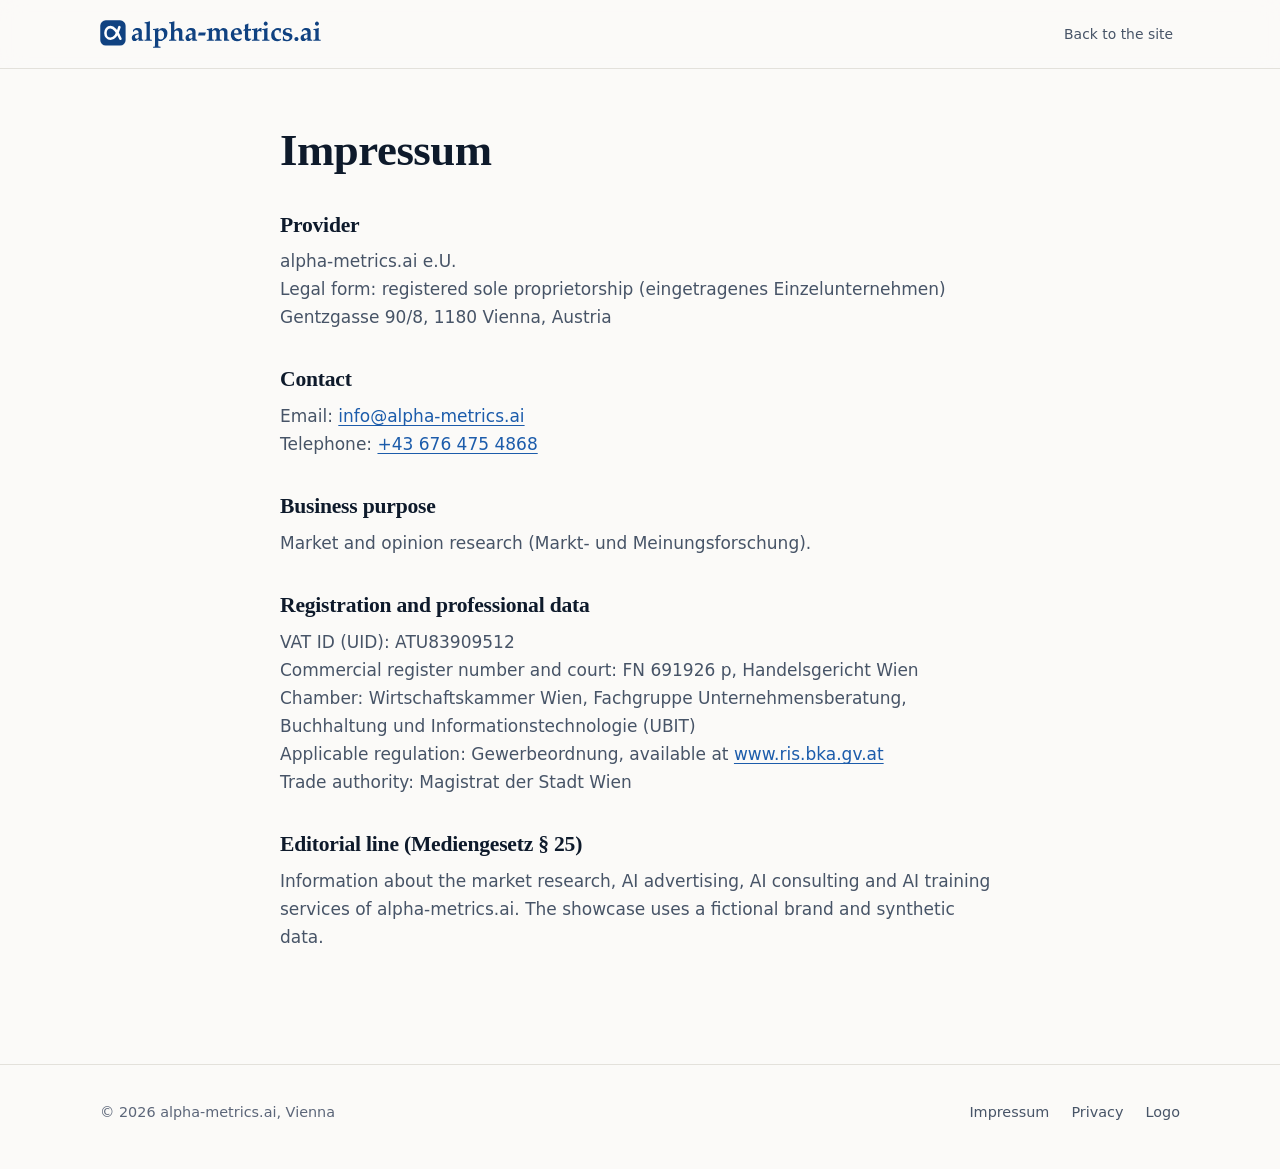
<file: impressum.html>
<!DOCTYPE html>
<html lang="en">
<head>
  <meta charset="utf-8">
  <meta name="viewport" content="width=device-width, initial-scale=1">
  <meta http-equiv="Content-Security-Policy" content="default-src 'self'; script-src 'self'; style-src 'self'; img-src 'self' data:; base-uri 'self'">
  <link rel="icon" href="/assets/favicon.svg" type="image/svg+xml">
  <link rel="icon" href="/favicon.ico" sizes="48x48">
  <link rel="apple-touch-icon" href="/assets/apple-touch-icon.png">
  <script src="/js/theme-init.js"></script>
  <link rel="stylesheet" href="/css/site.css">
  <meta name="robots" content="noindex">
  <title>Impressum | alpha-metrics.ai</title>
</head>
<body>
  <header class="nav"><div class="wrap nav-in"><a class="brand" href="/" aria-label="alpha-metrics.ai, home"><img class="img-light" src="/assets/logo/alpha-metrics-logo.svg" alt="alpha-metrics.ai" width="221" height="28"><img class="img-dark" src="/assets/logo/alpha-metrics-logo-dark.svg" alt="alpha-metrics.ai" width="221" height="28"></a>
  <ul class="nav-links"><li><a href="/">Back to the site</a></li></ul></div></header>
  <main class="legal"><div class="wrap">
    <h1>Impressum</h1>
    <h2>Provider</h2>
    <p>alpha-metrics.ai e.U.<br>Legal form: registered sole proprietorship (eingetragenes Einzelunternehmen)<br>Gentzgasse 90/8, 1180 Vienna, Austria</p>
    <h2>Contact</h2>
    <p>Email: <a href="mailto:info@alpha-metrics.ai">info@alpha-metrics.ai</a><br>Telephone: <a href="tel:+436764754868">+43 676 475 4868</a></p>
    <h2>Business purpose</h2>
    <p>Market and opinion research (Markt- und Meinungsforschung).</p>
    <h2>Registration and professional data</h2>
    <p>VAT ID (UID): ATU83909512<br>
    Commercial register number and court: FN 691926 p, Handelsgericht Wien<br>
    Chamber: Wirtschaftskammer Wien, Fachgruppe Unternehmensberatung, Buchhaltung und Informationstechnologie (UBIT)<br>
    Applicable regulation: Gewerbeordnung, available at <a href="https://www.ris.bka.gv.at" rel="noopener">www.ris.bka.gv.at</a><br>
    Trade authority: Magistrat der Stadt Wien</p>
    <h2>Editorial line (Mediengesetz &sect;&nbsp;25)</h2>
    <p>Information about the market research, AI advertising, AI consulting and AI training services of alpha-metrics.ai. The showcase uses a fictional brand and synthetic data.</p>
  </div></main>
  <footer class="footer"><div class="wrap footer-in"><span>&copy; 2026 alpha-metrics.ai, Vienna</span><nav aria-label="Legal"><a href="/impressum.html">Impressum</a><a href="/datenschutz.html">Privacy</a><a href="/logo.html">Logo</a></nav></div></footer>
</body>
</html>
</file>
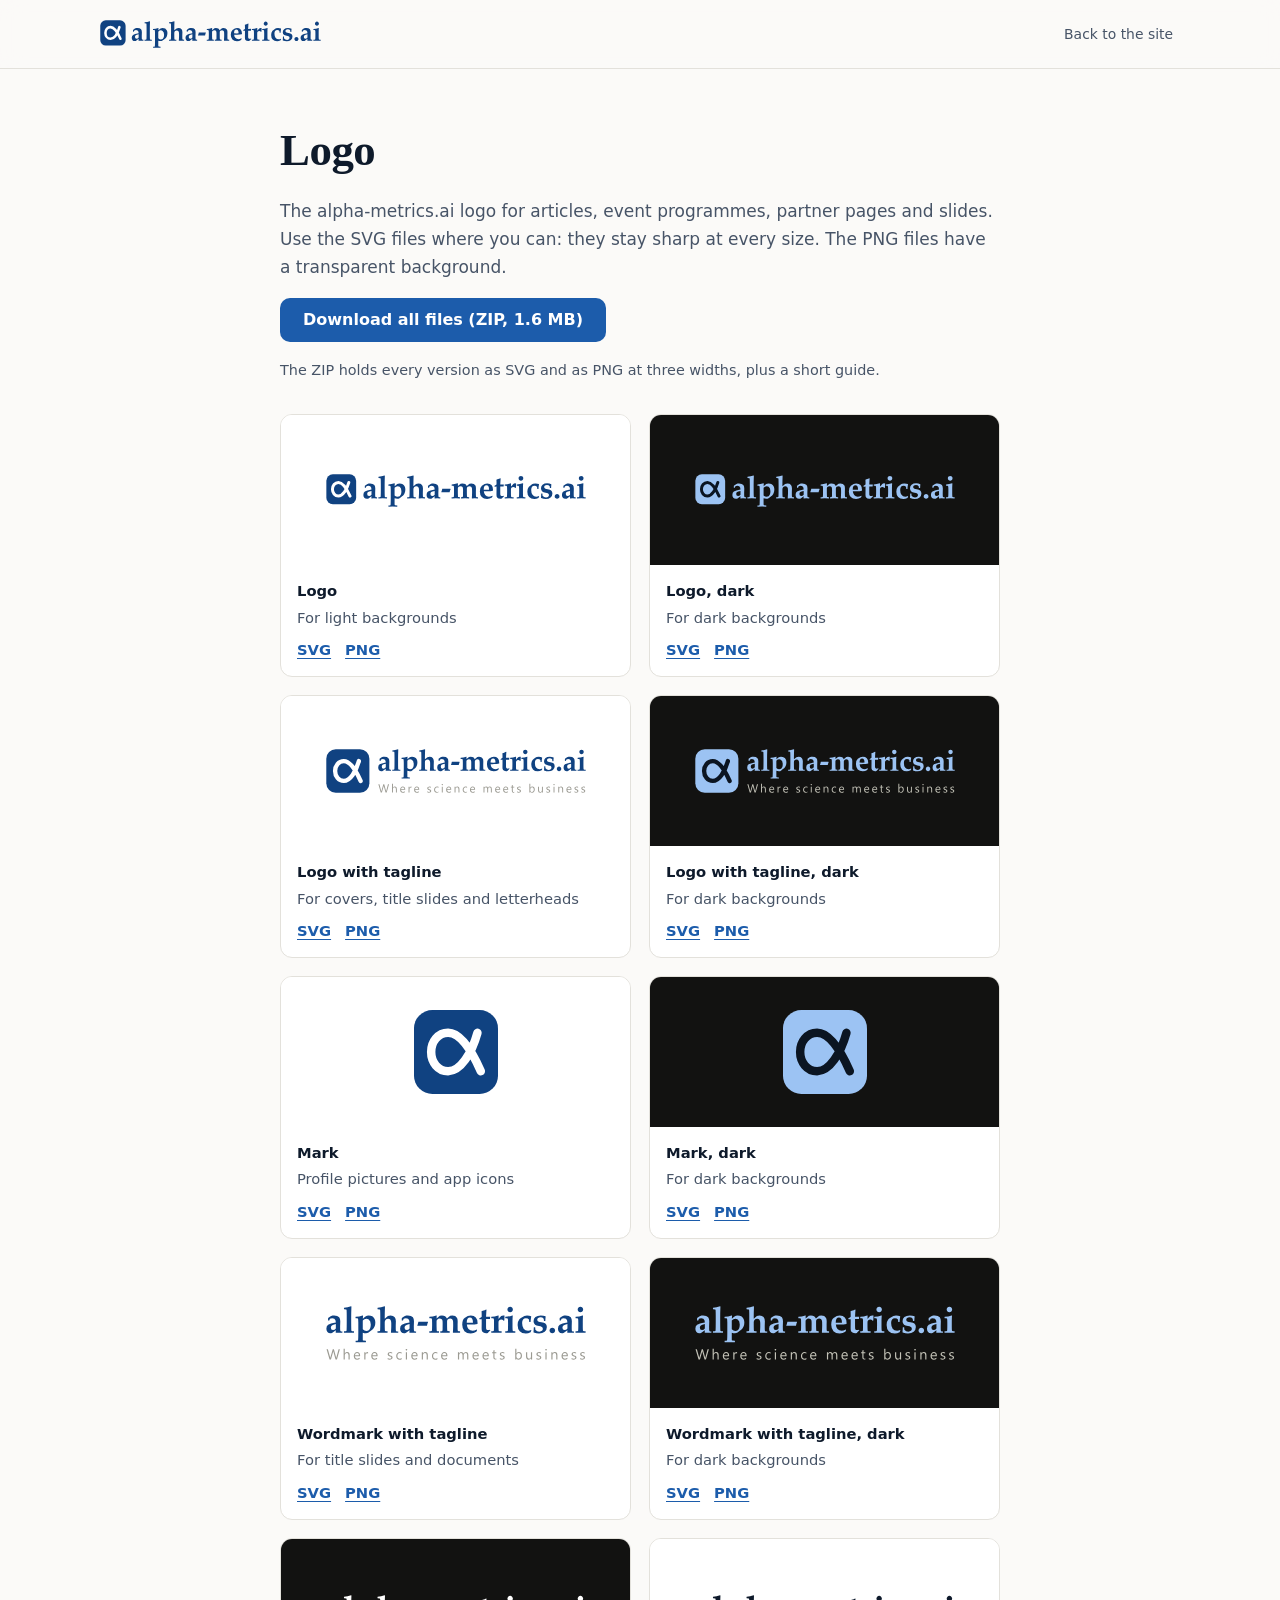
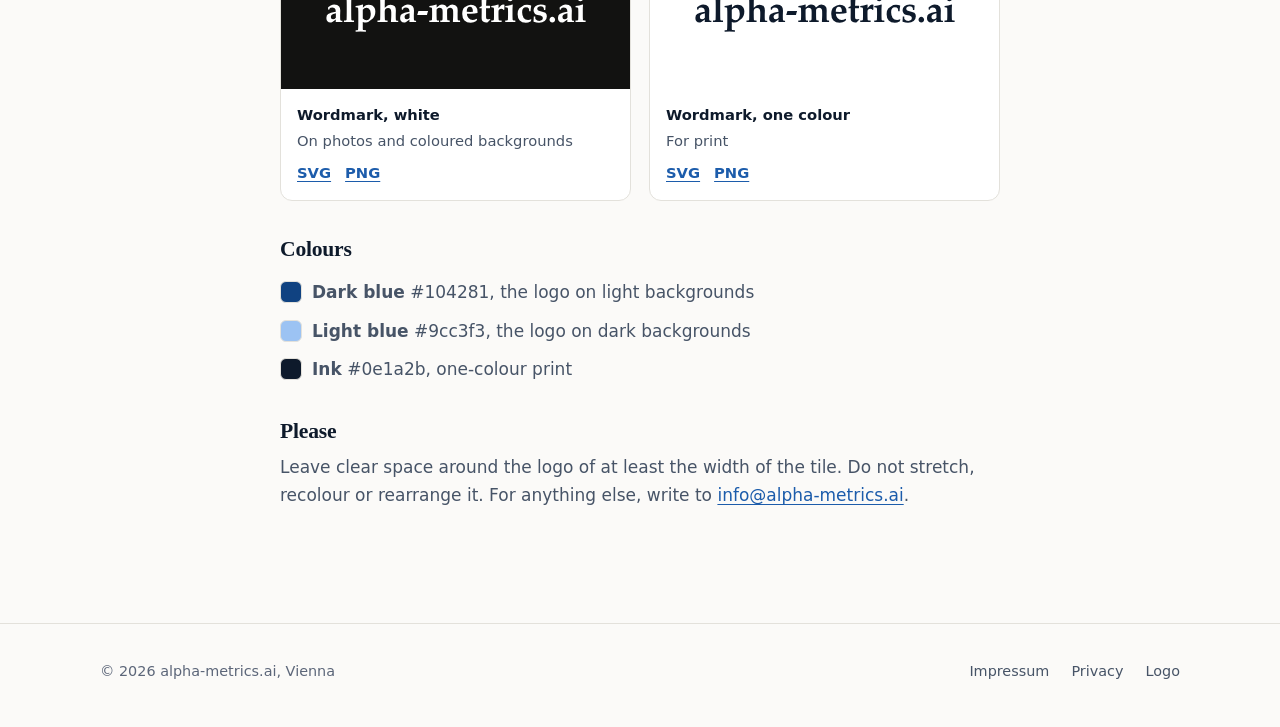
<file: logo.html>
<!DOCTYPE html>
<html lang="en">
<head>
  <meta charset="utf-8">
  <meta name="viewport" content="width=device-width, initial-scale=1">
  <meta http-equiv="Content-Security-Policy" content="default-src 'self'; script-src 'self'; style-src 'self'; img-src 'self' data:; base-uri 'self'">
  <link rel="icon" href="/assets/favicon.svg" type="image/svg+xml">
  <link rel="icon" href="/favicon.ico" sizes="48x48">
  <link rel="apple-touch-icon" href="/assets/apple-touch-icon.png">
  <script src="/js/theme-init.js"></script>
  <link rel="stylesheet" href="/css/site.css">
  <meta name="description" content="Download the alpha-metrics.ai logo as SVG and PNG, for light and dark backgrounds.">
  <title>Logo | alpha-metrics.ai</title>
  <link rel="canonical" href="https://alpha-metrics.ai/logo.html">
</head>
<body>
  <header class="nav"><div class="wrap nav-in"><a class="brand" href="/" aria-label="alpha-metrics.ai, home"><img class="img-light" src="/assets/logo/alpha-metrics-logo.svg" alt="alpha-metrics.ai" width="221" height="28"><img class="img-dark" src="/assets/logo/alpha-metrics-logo-dark.svg" alt="alpha-metrics.ai" width="221" height="28"></a>
  <ul class="nav-links"><li><a href="/">Back to the site</a></li></ul></div></header>
  <main class="legal kit"><div class="wrap">
    <h1>Logo</h1>
    <p>The alpha-metrics.ai logo for articles, event programmes, partner pages and slides. Use the SVG files where you can: they stay sharp at every size. The PNG files have a transparent background.</p>
    <p><a class="btn btn-primary" href="/assets/logo/alpha-metrics-logo-kit.zip" download>Download all files (ZIP, 1.6&nbsp;MB)</a></p>
    <p class="small muted">The ZIP holds every version as SVG and as PNG at three widths, plus a short guide.</p>
    <div class="kit-grid">
      <figure class="kit-card">
        <div class="kit-swatch"><img class="kit-wide" src="/assets/logo/alpha-metrics-logo.svg" alt="Logo"></div>
        <figcaption><strong>Logo</strong><span>For light backgrounds</span>
          <span class="kit-links"><a href="/assets/logo/alpha-metrics-logo.svg" download>SVG</a> <a href="/assets/logo/png/alpha-metrics-logo-1200.png" download>PNG</a></span></figcaption>
      </figure>
      <figure class="kit-card">
        <div class="kit-swatch kit-swatch-dark"><img class="kit-wide" src="/assets/logo/alpha-metrics-logo-dark.svg" alt="Logo, dark"></div>
        <figcaption><strong>Logo, dark</strong><span>For dark backgrounds</span>
          <span class="kit-links"><a href="/assets/logo/alpha-metrics-logo-dark.svg" download>SVG</a> <a href="/assets/logo/png/alpha-metrics-logo-dark-1200.png" download>PNG</a></span></figcaption>
      </figure>
      <figure class="kit-card">
        <div class="kit-swatch"><img class="kit-wide" src="/assets/logo/alpha-metrics-logo-tagline.svg" alt="Logo with tagline"></div>
        <figcaption><strong>Logo with tagline</strong><span>For covers, title slides and letterheads</span>
          <span class="kit-links"><a href="/assets/logo/alpha-metrics-logo-tagline.svg" download>SVG</a> <a href="/assets/logo/png/alpha-metrics-logo-tagline-1200.png" download>PNG</a></span></figcaption>
      </figure>
      <figure class="kit-card">
        <div class="kit-swatch kit-swatch-dark"><img class="kit-wide" src="/assets/logo/alpha-metrics-logo-tagline-dark.svg" alt="Logo with tagline, dark"></div>
        <figcaption><strong>Logo with tagline, dark</strong><span>For dark backgrounds</span>
          <span class="kit-links"><a href="/assets/logo/alpha-metrics-logo-tagline-dark.svg" download>SVG</a> <a href="/assets/logo/png/alpha-metrics-logo-tagline-dark-1200.png" download>PNG</a></span></figcaption>
      </figure>
      <figure class="kit-card">
        <div class="kit-swatch"><img class="kit-mark" src="/assets/logo/alpha-metrics-mark.svg" alt="Mark"></div>
        <figcaption><strong>Mark</strong><span>Profile pictures and app icons</span>
          <span class="kit-links"><a href="/assets/logo/alpha-metrics-mark.svg" download>SVG</a> <a href="/assets/logo/png/alpha-metrics-mark-1024.png" download>PNG</a></span></figcaption>
      </figure>
      <figure class="kit-card">
        <div class="kit-swatch kit-swatch-dark"><img class="kit-mark" src="/assets/logo/alpha-metrics-mark-dark.svg" alt="Mark, dark"></div>
        <figcaption><strong>Mark, dark</strong><span>For dark backgrounds</span>
          <span class="kit-links"><a href="/assets/logo/alpha-metrics-mark-dark.svg" download>SVG</a> <a href="/assets/logo/png/alpha-metrics-mark-dark-1024.png" download>PNG</a></span></figcaption>
      </figure>
      <figure class="kit-card">
        <div class="kit-swatch"><img class="kit-wide" src="/assets/logo/alpha-metrics-tagline.svg" alt="Wordmark with tagline"></div>
        <figcaption><strong>Wordmark with tagline</strong><span>For title slides and documents</span>
          <span class="kit-links"><a href="/assets/logo/alpha-metrics-tagline.svg" download>SVG</a> <a href="/assets/logo/png/alpha-metrics-tagline-1200.png" download>PNG</a></span></figcaption>
      </figure>
      <figure class="kit-card">
        <div class="kit-swatch kit-swatch-dark"><img class="kit-wide" src="/assets/logo/alpha-metrics-tagline-dark.svg" alt="Wordmark with tagline, dark"></div>
        <figcaption><strong>Wordmark with tagline, dark</strong><span>For dark backgrounds</span>
          <span class="kit-links"><a href="/assets/logo/alpha-metrics-tagline-dark.svg" download>SVG</a> <a href="/assets/logo/png/alpha-metrics-tagline-dark-1200.png" download>PNG</a></span></figcaption>
      </figure>
      <figure class="kit-card">
        <div class="kit-swatch kit-swatch-dark"><img class="kit-wide" src="/assets/logo/alpha-metrics-white.svg" alt="Wordmark, white"></div>
        <figcaption><strong>Wordmark, white</strong><span>On photos and coloured backgrounds</span>
          <span class="kit-links"><a href="/assets/logo/alpha-metrics-white.svg" download>SVG</a> <a href="/assets/logo/png/alpha-metrics-white-1200.png" download>PNG</a></span></figcaption>
      </figure>
      <figure class="kit-card">
        <div class="kit-swatch"><img class="kit-wide" src="/assets/logo/alpha-metrics-ink.svg" alt="Wordmark, one colour"></div>
        <figcaption><strong>Wordmark, one colour</strong><span>For print</span>
          <span class="kit-links"><a href="/assets/logo/alpha-metrics-ink.svg" download>SVG</a> <a href="/assets/logo/png/alpha-metrics-ink-1200.png" download>PNG</a></span></figcaption>
      </figure>
    </div>
    <h2>Colours</h2>
    <ul class="kit-colours">
      <li><span class="kit-chip kit-chip-blue"></span><span><strong>Dark blue</strong> #104281, the logo on light backgrounds</span></li>
      <li><span class="kit-chip kit-chip-light"></span><span><strong>Light blue</strong> #9cc3f3, the logo on dark backgrounds</span></li>
      <li><span class="kit-chip kit-chip-ink"></span><span><strong>Ink</strong> #0e1a2b, one-colour print</span></li>
    </ul>
    <h2>Please</h2>
    <p>Leave clear space around the logo of at least the width of the tile. Do not stretch, recolour or rearrange it. For anything else, write to <a href="mailto:info@alpha-metrics.ai">info@alpha-metrics.ai</a>.</p>
  </div></main>
  <footer class="footer"><div class="wrap footer-in"><span>&copy; 2026 alpha-metrics.ai, Vienna</span><nav aria-label="Legal"><a href="/impressum.html">Impressum</a><a href="/datenschutz.html">Privacy</a><a href="/logo.html">Logo</a></nav></div></footer>
</body>
</html>
</file>
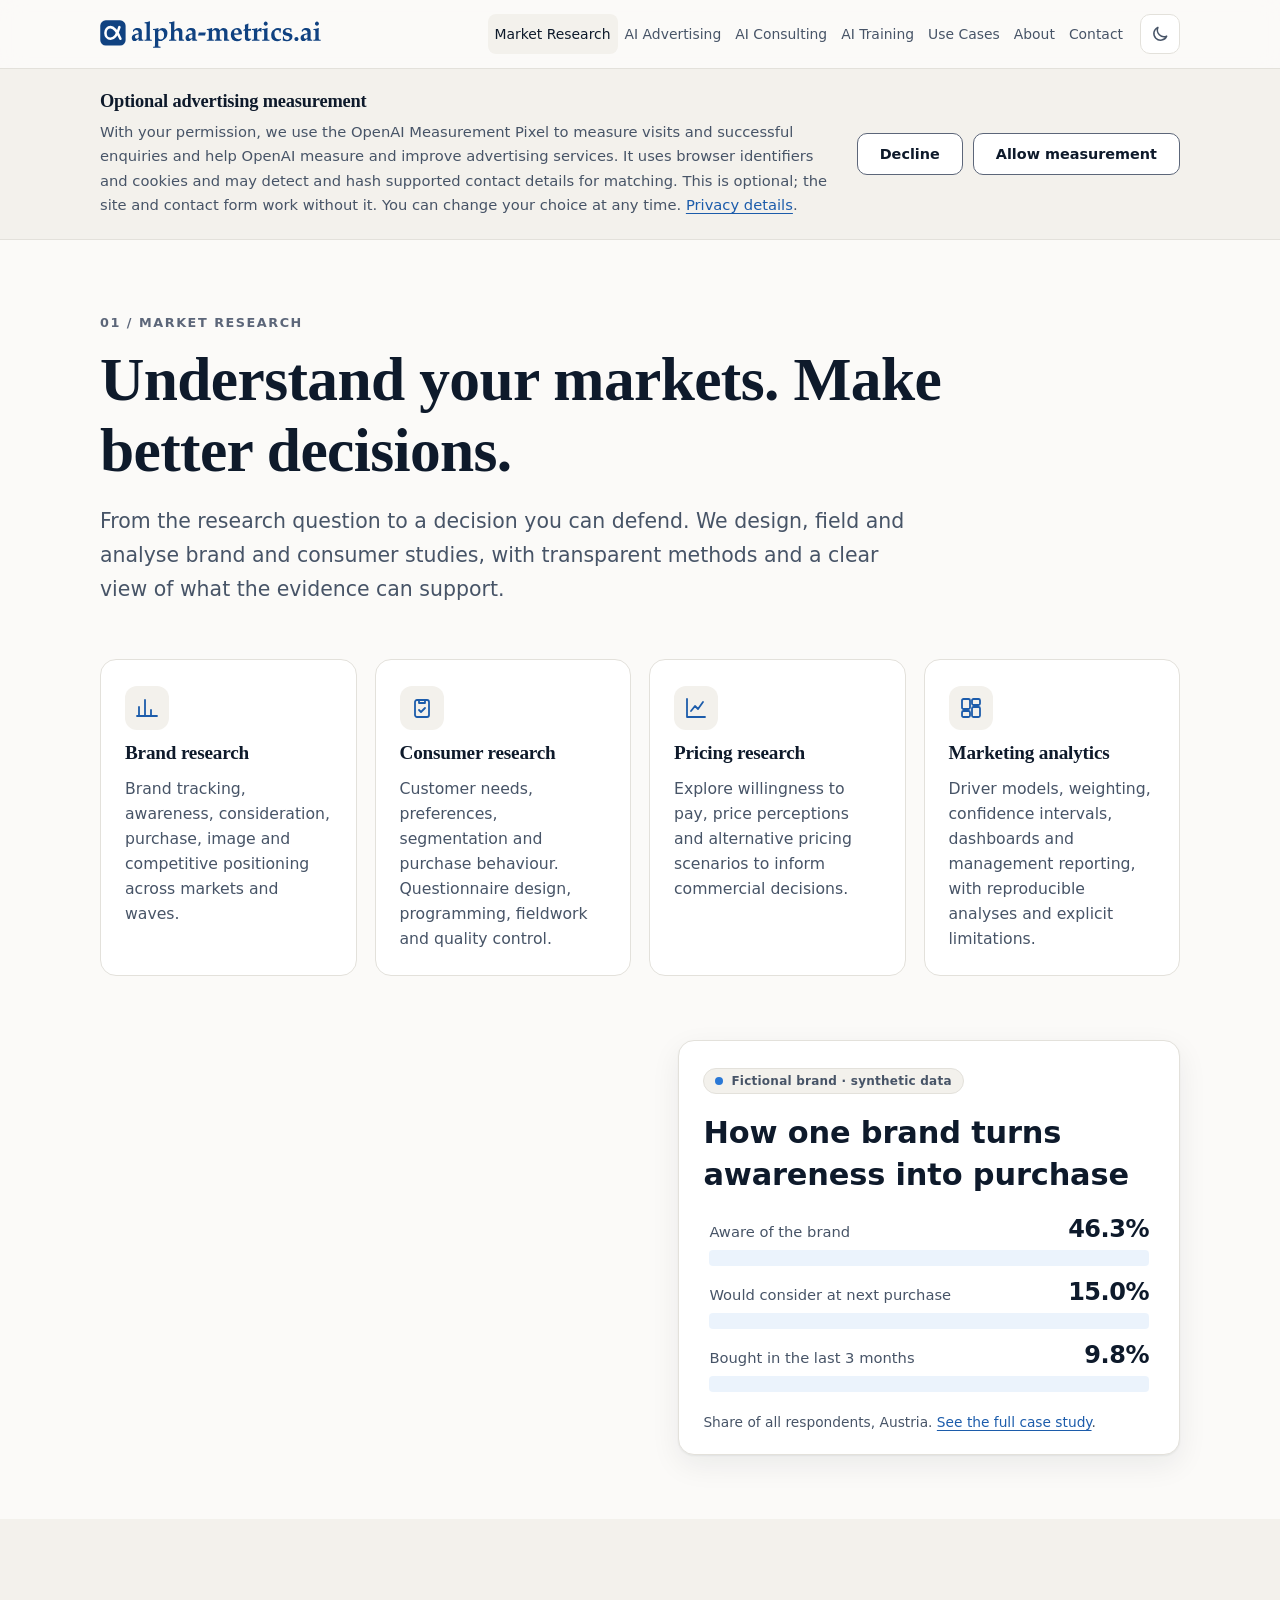
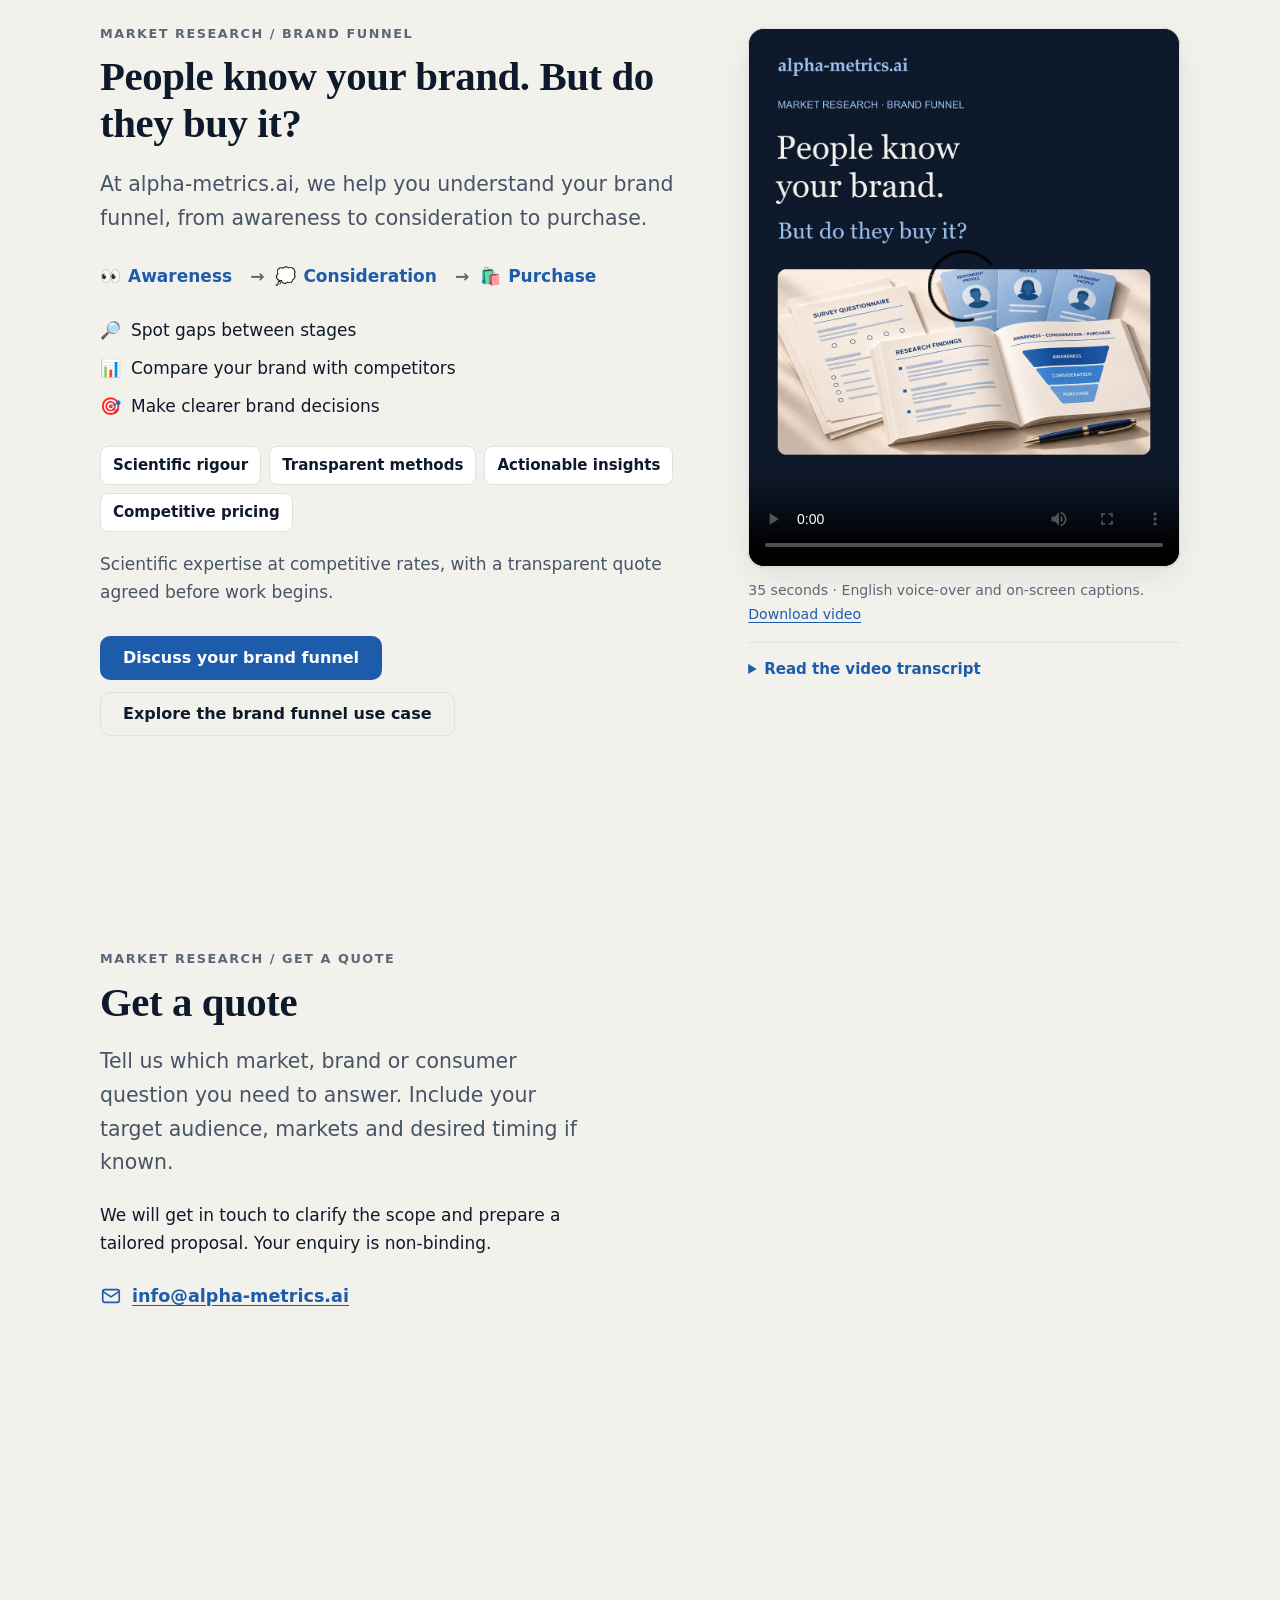
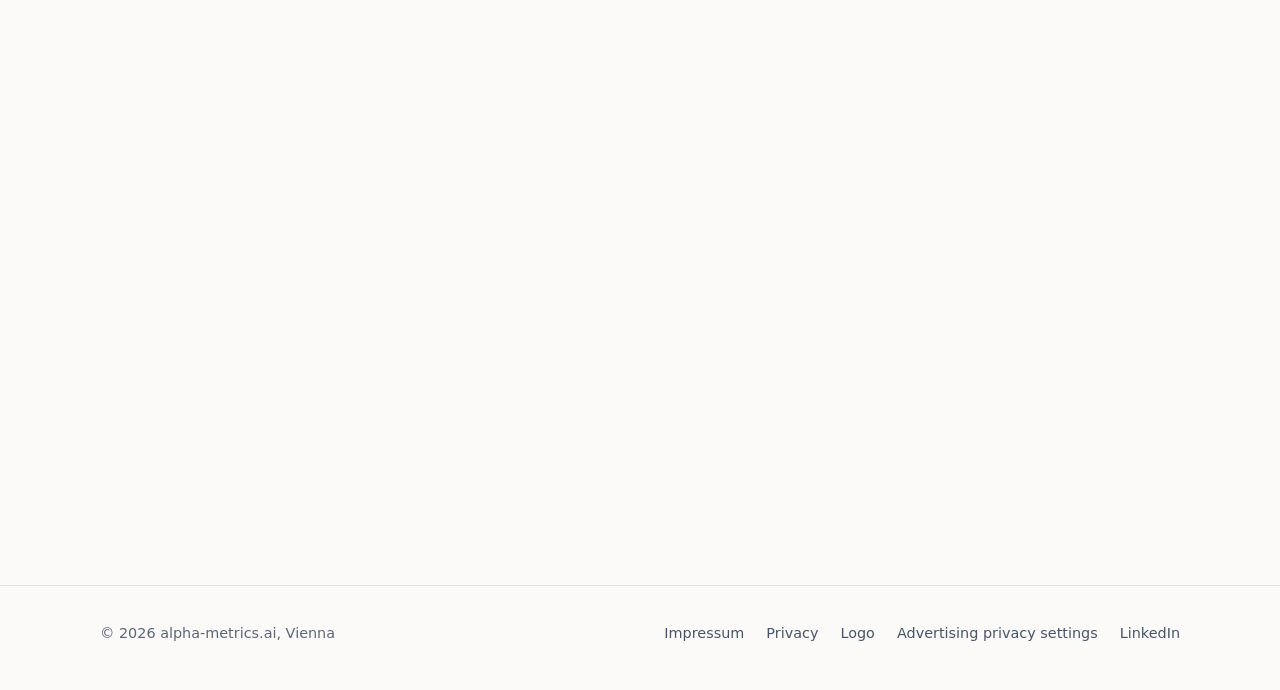
<file: market-research.html>
<!DOCTYPE html>
<html lang="en">
<head>
  <meta charset="utf-8">
  <meta name="viewport" content="width=device-width, initial-scale=1">
  <title>Market Research | alpha-metrics.ai</title>
  <meta name="description" content="Brand research, consumer research, pricing research and marketing analytics for clients worldwide.">
  <meta http-equiv="Content-Security-Policy" content="default-src 'self'; script-src 'self' https://bzrcdn.openai.com; style-src 'self'; img-src 'self' data: https://bzr.openai.com; connect-src 'self' https://form.taxi https://bzr.openai.com https://bzrcdn.openai.com; form-action https://form.taxi; base-uri 'self'">
  <meta name="theme-color" content="#fbfaf8" media="(prefers-color-scheme: light)">
  <meta name="theme-color" content="#121211" media="(prefers-color-scheme: dark)">
  <link rel="canonical" href="https://alpha-metrics.ai/market-research.html">
  <link rel="icon" href="assets/favicon.svg" type="image/svg+xml">
  <link rel="icon" href="favicon.ico" sizes="48x48">
  <link rel="apple-touch-icon" href="assets/apple-touch-icon.png">
  <meta property="og:type" content="website">
  <meta property="og:site_name" content="alpha-metrics.ai">
  <meta property="og:title" content="Market Research | alpha-metrics.ai">
  <meta property="og:description" content="Brand research, consumer research, pricing research and marketing analytics for clients worldwide.">
  <meta property="og:url" content="https://alpha-metrics.ai/market-research.html">
  <meta property="og:image" content="https://alpha-metrics.ai/assets/og-card.png?v=2026-11-24">
  <meta property="og:image:width" content="1200">
  <meta property="og:image:height" content="630">
  <meta property="og:image:alt" content="alpha-metrics.ai: market research">
  <meta name="twitter:card" content="summary_large_image">
  <script src="js/theme-init.js"></script>
  <link rel="stylesheet" href="css/site.css?v=2026-11-25-brand-funnel">
  <script type="application/ld+json">
  {
  "@context": "https://schema.org",
  "@type": "Service",
  "name": "Market Research",
  "description": "Brand research, consumer research, pricing research and marketing analytics for clients worldwide.",
  "url": "https://alpha-metrics.ai/market-research.html",
  "provider": {
    "@type": "ProfessionalService",
    "name": "alpha-metrics.ai",
    "url": "https://alpha-metrics.ai/"
  },
  "areaServed": "Worldwide"
}
  </script>
</head>
<body>
  <svg class="sr-only" width="0" height="0" aria-hidden="true" focusable="false">
    <defs>
      <symbol id="i-bars" viewBox="0 0 24 24"><path d="M4 20V11M10 20V4M16 20v-6M22 20H2" fill="none" stroke="currentColor" stroke-width="1.8" stroke-linecap="round" stroke-linejoin="round"/></symbol>
      <symbol id="i-clip" viewBox="0 0 24 24"><g fill="none" stroke="currentColor" stroke-width="1.8" stroke-linecap="round" stroke-linejoin="round"><rect x="5" y="4" width="14" height="17" rx="2"/><path d="M9 4h6v3H9zM9 14l2 2 4-4"/></g></symbol>
      <symbol id="i-line" viewBox="0 0 24 24"><g fill="none" stroke="currentColor" stroke-width="1.8" stroke-linecap="round" stroke-linejoin="round"><path d="M3 3v18h18M7 15l4-5 3 3 5-7"/></g></symbol>
      <symbol id="i-dash" viewBox="0 0 24 24"><g fill="none" stroke="currentColor" stroke-width="1.8" stroke-linecap="round" stroke-linejoin="round"><rect x="3" y="3" width="8" height="10" rx="1.5"/><rect x="13" y="3" width="8" height="6" rx="1.5"/><rect x="13" y="11" width="8" height="10" rx="1.5"/><rect x="3" y="15" width="8" height="6" rx="1.5"/></g></symbol>
      <symbol id="i-moon" viewBox="0 0 24 24"><path d="M20 14.5A8 8 0 0 1 9.5 4a8 8 0 1 0 10.5 10.5z" fill="none" stroke="currentColor" stroke-width="1.8" stroke-linecap="round" stroke-linejoin="round"/></symbol>
      <symbol id="i-sun" viewBox="0 0 24 24"><g fill="none" stroke="currentColor" stroke-width="1.8" stroke-linecap="round" stroke-linejoin="round"><circle cx="12" cy="12" r="4"/><path d="M12 2v2M12 20v2M4.9 4.9l1.4 1.4M17.7 17.7l1.4 1.4M2 12h2M20 12h2M4.9 19.1l1.4-1.4M17.7 6.3l1.4-1.4"/></g></symbol>
      <symbol id="i-menu" viewBox="0 0 24 24"><path d="M4 7h16M4 12h16M4 17h16" fill="none" stroke="currentColor" stroke-width="1.8" stroke-linecap="round"/></symbol>
      <symbol id="i-arrow" viewBox="0 0 24 24"><path d="M5 12h14M13 6l6 6-6 6" fill="none" stroke="currentColor" stroke-width="1.8" stroke-linecap="round" stroke-linejoin="round"/></symbol>
      <symbol id="i-check" viewBox="0 0 24 24"><g fill="none" stroke="currentColor" stroke-width="1.8" stroke-linecap="round" stroke-linejoin="round"><circle cx="12" cy="12" r="9"/><path d="M8 12.5l3 3 5-6"/></g></symbol>
      <symbol id="i-stop" viewBox="0 0 24 24"><g fill="none" stroke="currentColor" stroke-width="1.8" stroke-linecap="round" stroke-linejoin="round"><circle cx="12" cy="12" r="9"/><path d="M9 9l6 6M15 9l-6 6"/></g></symbol>
      <symbol id="i-info" viewBox="0 0 24 24"><g fill="none" stroke="currentColor" stroke-width="1.8" stroke-linecap="round" stroke-linejoin="round"><circle cx="12" cy="12" r="9"/><path d="M12 11v5M12 8h.01"/></g></symbol>
      <symbol id="i-file" viewBox="0 0 24 24"><g fill="none" stroke="currentColor" stroke-width="1.8" stroke-linecap="round" stroke-linejoin="round"><path d="M14 3H7a2 2 0 0 0-2 2v14a2 2 0 0 0 2 2h10a2 2 0 0 0 2-2V8z"/><path d="M14 3v5h5M9 13h6M9 17h6"/></g></symbol>
      <symbol id="i-code" viewBox="0 0 24 24"><path d="M8 8l-5 4 5 4M16 8l5 4-5 4M14 5l-4 14" fill="none" stroke="currentColor" stroke-width="1.8" stroke-linecap="round" stroke-linejoin="round"/></symbol>
      <symbol id="i-mail" viewBox="0 0 24 24"><g fill="none" stroke="currentColor" stroke-width="1.8" stroke-linecap="round" stroke-linejoin="round"><rect x="3" y="5" width="18" height="14" rx="2"/><path d="M3 7l9 6 9-6"/></g></symbol>
      <symbol id="i-shield" viewBox="0 0 24 24"><g fill="none" stroke="currentColor" stroke-width="1.8" stroke-linecap="round" stroke-linejoin="round"><path d="M12 3l8 3v6c0 5-3.5 8-8 9-4.5-1-8-4-8-9V6z"/><path d="M9 12l2 2 4-4"/></g></symbol>
      <symbol id="i-layers" viewBox="0 0 24 24"><g fill="none" stroke="currentColor" stroke-width="1.8" stroke-linecap="round" stroke-linejoin="round"><path d="M12 3l9 5-9 5-9-5z"/><path d="M3 13l9 5 9-5"/></g></symbol>
    </defs>
  </svg>

  <a class="skip" href="#main">Skip to content</a>

  <header class="nav">
    <div class="wrap nav-in">
      <a class="brand" href="/" aria-label="alpha-metrics.ai, home">
        <img class="img-light" src="assets/logo/alpha-metrics-logo.svg" alt="alpha-metrics.ai" width="221" height="28"><img class="img-dark" src="assets/logo/alpha-metrics-logo-dark.svg" alt="alpha-metrics.ai" width="221" height="28">
      </a>
      <ul class="nav-links" id="nav-links">
        <li><a href="market-research.html" aria-current="page">Market Research</a></li>
        <li><a href="ai-advertising.html">AI Advertising</a></li>
        <li><a href="ai-consulting.html">AI Consulting</a></li>
        <li><a href="ai-training.html">AI Training</a></li>
        <li><a href="use-cases.html">Use Cases</a></li>
        <li><a href="/#about">About</a></li>
        <li><a href="/#contact">Contact</a></li>
      </ul>
      <button class="icon-btn nav-theme" id="theme-btn" type="button" aria-label="Switch to dark mode" aria-pressed="false">
        <svg class="icon-moon" aria-hidden="true"><use href="#i-moon"/></svg>
        <svg class="icon-sun" aria-hidden="true"><use href="#i-sun"/></svg>
      </button>
      <button class="icon-btn menu-btn" id="menu-btn" type="button" aria-expanded="false" aria-controls="nav-links" aria-label="Open menu">
        <svg aria-hidden="true"><use href="#i-menu"/></svg>
      </button>
    </div>
  </header>

  <section class="measurement-panel" id="measurement-panel" aria-labelledby="measurement-heading" tabindex="-1" hidden>
    <div class="wrap measurement-inner">
      <div>
        <h2 id="measurement-heading">Optional advertising measurement</h2>
        <p>With your permission, we use the OpenAI Measurement Pixel to measure visits and successful enquiries and help OpenAI measure and improve advertising services. It uses browser identifiers and cookies and may detect and hash supported contact details for matching. This is optional; the site and contact form work without it. You can change your choice at any time. <a href="datenschutz.html#advertising-measurement">Privacy details</a>.</p>
      </div>
      <div class="measurement-actions">
        <button class="btn btn-ghost" id="measurement-decline" type="button">Decline</button>
        <button class="btn btn-ghost" id="measurement-accept" type="button">Allow measurement</button>
      </div>
    </div>
  </section>
  <main id="main">
    <section class="section service-detail" id="market-research">
      <div class="wrap">
        <div class="section-head reveal">
          <p class="eyebrow">01 / Market Research</p>
          <h1>Understand your markets. Make better decisions.</h1>
          <p class="lede">From the research question to a decision you can defend. We design, field and analyse brand and consumer studies, with transparent methods and a clear view of what the evidence can support.</p>
        </div>
        <div class="grid-4">
          <article class="card service reveal"><span class="ico"><svg aria-hidden="true"><use href="#i-bars"/></svg></span><h3>Brand research</h3><p>Brand tracking, awareness, consideration, purchase, image and competitive positioning across markets and waves.</p></article>
          <article class="card service reveal"><span class="ico"><svg aria-hidden="true"><use href="#i-clip"/></svg></span><h3>Consumer research</h3><p>Customer needs, preferences, segmentation and purchase behaviour. Questionnaire design, programming, fieldwork and quality control.</p></article>
          <article class="card service reveal"><span class="ico"><svg aria-hidden="true"><use href="#i-line"/></svg></span><h3>Pricing research</h3><p>Explore willingness to pay, price perceptions and alternative pricing scenarios to inform commercial decisions.</p></article>
          <article class="card service reveal"><span class="ico"><svg aria-hidden="true"><use href="#i-dash"/></svg></span><h3>Marketing analytics</h3><p>Driver models, weighting, confidence intervals, dashboards and management reporting, with reproducible analyses and explicit limitations.</p></article>
        </div>
        <div class="split research-preview">
          <div class="reveal">
            <h3>See what evidence-based research looks like.</h3>
            <p class="lede">Our synthetic two-country brand study demonstrates the workflow from study design to decision-ready reporting.</p>
            <div class="hero-cta">
              <a class="btn btn-primary" href="#get-a-quote">Get a quote <svg aria-hidden="true"><use href="#i-arrow"/></svg></a>
              <a class="btn btn-ghost" href="#showcase">See the showcase</a>
              <a class="btn btn-ghost" href="#brand-funnel-video">Watch the brand funnel video</a>
            </div>
            <p class="chart-foot"><a href="#approach">Research process</a> &middot; <a href="#standards">Research quality standards</a></p>
          </div>
          <aside class="card hero-card" aria-label="Example result from the showcase">
            <span class="tag"><span class="dot"></span>Fictional brand &middot; synthetic data</span>
            <h3 class="small-h">How one brand turns awareness into purchase</h3>
            <div id="hero-funnel"></div>
            <p class="chart-foot">Share of all respondents, Austria. <a href="#showcase">See the full case study</a>.</p>
          </aside>
        </div>
      </div>
    </section>
    <section class="section tint research-video-section" id="brand-funnel-video" aria-labelledby="brand-funnel-video-heading">
      <div class="wrap research-video-grid">
        <div class="research-video-copy">
          <p class="eyebrow">Market Research / Brand funnel</p>
          <h2 id="brand-funnel-video-heading">People know your brand. But do they buy it?</h2>
          <p class="lede">At alpha-metrics.ai, we help you understand your brand funnel, from awareness to consideration to purchase.</p>
          <ol class="brand-funnel-stages" aria-label="Brand funnel stages">
            <li><span aria-hidden="true">👀</span> Awareness</li>
            <li><span aria-hidden="true">💭</span> Consideration</li>
            <li><span aria-hidden="true">🛍️</span> Purchase</li>
          </ol>
          <ul class="research-video-benefits">
            <li><span aria-hidden="true">🔎</span> Spot gaps between stages</li>
            <li><span aria-hidden="true">📊</span> Compare your brand with competitors</li>
            <li><span aria-hidden="true">🎯</span> Make clearer brand decisions</li>
          </ul>
          <ul class="research-video-values" aria-label="Our core values">
            <li>Scientific rigour</li>
            <li>Transparent methods</li>
            <li>Actionable insights</li>
            <li>Competitive pricing</li>
          </ul>
          <p class="research-video-price">Scientific expertise at competitive rates, with a transparent quote agreed before work begins.</p>
          <div class="hero-cta">
            <a class="btn btn-primary" href="#get-a-quote">Discuss your brand funnel</a>
            <a class="btn btn-ghost" href="use-cases.html#brand-funnel">Explore the brand funnel use case</a>
          </div>
        </div>
        <figure class="research-video-figure">
          <video class="research-video" controls playsinline preload="metadata" width="1080" height="1350" poster="assets/video/brand-funnel-poster.jpg" aria-label="Brand funnel market research introduction" aria-describedby="brand-funnel-video-caption">
            <source src="assets/video/brand-funnel.mp4" type="video/mp4">
            <track kind="captions" src="assets/video/brand-funnel.en.vtt" srclang="en" label="English">
            <p><a href="assets/video/brand-funnel.mp4">Download the brand funnel video</a> to watch it on your device.</p>
          </video>
          <figcaption id="brand-funnel-video-caption">35 seconds &middot; English voice-over and on-screen captions. <a href="assets/video/brand-funnel.mp4" download>Download video</a></figcaption>
          <details class="research-video-transcript">
            <summary>Read the video transcript</summary>
            <p>People know your brand. But do they buy it? alpha-metrics.ai helps you make clearer brand decisions.</p>
            <p>Our market research maps the brand funnel: awareness, consideration, and purchase. Spot gaps between stages. Compare your brand with competitors.</p>
            <p>From survey design to analysis and dashboards, we turn data into clear findings.</p>
            <p>Scientific rigour, transparent methods, actionable insights, and competitive pricing.</p>
            <p>Visit alpha-metrics.ai. Where science meets business.</p>
          </details>
        </figure>
      </div>
    </section>
    <section class="section quote-section" id="get-a-quote" aria-labelledby="quote-heading">
      <div class="wrap split">
        <div>
          <p class="eyebrow">Market Research / Get a quote</p>
          <h2 id="quote-heading">Get a quote</h2>
          <p class="lede">Tell us which market, brand or consumer question you need to answer. Include your target audience, markets and desired timing if known.</p>
          <p>We will get in touch to clarify the scope and prepare a tailored proposal. Your enquiry is non-binding.</p>
          <p><a class="contact-mail" href="mailto:info@alpha-metrics.ai"><svg width="22" height="22" aria-hidden="true"><use href="#i-mail"/></svg>info@alpha-metrics.ai</a></p>
        </div>
        <form class="card form reveal" id="contact-form" action="https://form.taxi/s/ah1zh2gn" method="POST" novalidate>
          <input type="hidden" name="service" value="Market Research">
          <input type="hidden" name="request_type" value="Quote request">
          <div class="field"><label for="f-name">Name</label><input id="f-name" name="name" type="text" autocomplete="name" required><div class="err" id="err-name" role="alert"></div></div>
          <div class="field"><label for="f-email">Email</label><input id="f-email" name="email" type="email" autocomplete="email" required><div class="err" id="err-email" role="alert"></div></div>
          <div class="field"><label for="f-company">Company <span class="muted">(optional)</span></label><input id="f-company" name="company" type="text" autocomplete="organization"></div>
          <div class="field"><label for="f-message">Project details</label><textarea id="f-message" name="message" required aria-describedby="quote-hint"></textarea><p class="muted small" id="quote-hint">Include any relevant scope or timing information. Please do not enter sensitive personal data.</p><div class="err" id="err-message" role="alert"></div></div>
          <div class="sr-only" aria-hidden="true"><label>Leave this empty <input name="_gotcha" type="text" tabindex="-1" autocomplete="off"></label></div>
          <div>
            <label class="consent"><input type="checkbox" name="consent" value="yes"><span>I agree that my details are sent to our form provider, Form.taxi, so that alpha-metrics.ai can reply. See the <a href="datenschutz.html">privacy notice</a>.</span></label>
            <div class="err" id="err-consent" role="alert"></div>
          </div>
          <button class="btn btn-primary" type="submit"><span>Request a quote</span> <svg aria-hidden="true"><use href="#i-arrow"/></svg></button>
          <div class="form-ok" id="form-ok" tabindex="-1" role="status"><svg aria-hidden="true"><use href="#i-check"/></svg>Thank you. Your quote request has been sent.</div>
          <p class="err" id="form-fail" role="alert" hidden>The message could not be sent. Please write to <a href="mailto:info@alpha-metrics.ai">info@alpha-metrics.ai</a> instead.</p>
        </form>
      </div>
    </section>
    <section class="section" id="approach">
      <div class="wrap">
        <div class="section-head reveal">
          <p class="eyebrow">Market Research / How we work</p>
          <h2>Five steps to a research result you can check</h2>
        </div>
        <ol class="steps reveal">
          <li><h3>Brief and hypotheses</h3><p>We start from the decision the result must inform, and write down what would change your mind.</p></li>
          <li><h3>Instrument</h3><p>Questionnaire, brand grid and quotas, tested in the survey platform before launch.</p></li>
          <li><h3>Fieldwork and quality</h3><p>Attention checks and speeder rules run in the field. Exclusions are counted and reported.</p></li>
          <li><h3>Analysis</h3><p>Weighting, intervals and models with the multiple-comparison corrections the question needs.</p></li>
          <li><h3>Delivery</h3><p>Deck, dashboard, field report and re-runnable scripts, so every number can be traced.</p></li>
        </ol>
      </div>
    </section>
    <section class="section tint" id="showcase">
      <div class="wrap">
        <div class="section-head reveal">
          <p class="eyebrow">Market Research / Showcase</p>
          <h2>A two-country brand study, start to finish</h2>
          <p class="lede">ZINTO is a fictional sugar-reduced snack bar. We use it to show the full workflow, from design and field quality to weighting, analysis and reporting.</p>
        </div>

        <div class="case-note reveal">
          <svg aria-hidden="true"><use href="#i-info"/></svg>
          <p><strong>Fictional brand, synthetic data.</strong> The figures were generated, then analysed with our standard pipeline, so the case study shows real method without exposing a client. Hover or tab to any bar for its interval and base, or switch a chart to its table.</p>
        </div>

        <div class="tiles reveal">
          <div class="tile"><div class="tile-v" data-bind="net"></div><div class="tile-l">completed interviews in Austria after quality control</div></div>
          <div class="tile"><div class="tile-v" data-bind="minutes"></div><div class="tile-l">median length of the interview</div></div>
          <div class="tile"><div class="tile-v" data-bind="excl"></div><div class="tile-l">excluded for failed attention checks or speeding</div></div>
          <div class="tile"><div class="tile-v" data-bind="deff"></div><div class="tile-l">design effect of the weighting</div></div>
          <div class="tile"><div class="tile-v" data-bind="brands"></div><div class="tile-l">brands asked in one grid, so rates are comparable</div></div>
        </div>

        <div class="chart-grid">
          <!-- 1 awareness -->
          <section class="chart reveal" aria-labelledby="h-aw">
            <div class="chart-head">
              <div>
                <h3 id="h-aw">Aided awareness across all <span data-bind="brands"></span> brands</h3>
                <p>Share of respondents who recognise each brand when shown the list. Whiskers are 95% confidence intervals.</p>
              </div>
              <div class="seg" role="group" aria-label="View"><button type="button" data-show="chart" aria-pressed="true">Chart</button><button type="button" data-show="table" aria-pressed="false">Table</button></div>
            </div>
            <div data-view="chart" id="c-awareness"></div>
            <div data-view="table" class="tview" id="t-awareness" hidden></div>
            <div class="callouts">
              <div class="callout"><b data-bind="aware_pct"></b><span>of Austrians recognise the brand</span></div>
              <div class="callout"><b data-bind="rank"></b><span>in the overall ranking, behind the established mass-market brands</span></div>
              <div class="callout"><b data-bind="ratio"></b><span>as well known as <span data-bind="nextname"></span> (<span data-bind="nextpct"></span>), the best-known brand below it</span></div>
            </div>
          </section>

          <!-- 2 funnel -->
          <section class="chart half reveal" aria-labelledby="h-fu">
            <div class="chart-head">
              <div>
                <h3 id="h-fu">From awareness to purchase</h3>
                <p>Where the brand loses people, set against the median of brands with at least 30 aware respondents.</p>
              </div>
              <div class="seg" role="group" aria-label="View"><button type="button" data-show="chart" aria-pressed="true">Chart</button><button type="button" data-show="table" aria-pressed="false">Table</button></div>
            </div>
            <div data-view="chart" id="c-funnel"></div>
            <div data-view="table" class="tview" id="t-funnel" hidden></div>
            <p class="chart-foot">The gap is at the first gate: <b data-bind="conv1"></b> of those aware would consider the brand, against <b data-bind="med1"></b> in the category. Once considered, it converts as well as its competitors (<b data-bind="conv2"></b> against <b data-bind="med2"></b>).</p>
          </section>

          <!-- 3 who -->
          <section class="chart half reveal" aria-labelledby="h-who">
            <div class="chart-head">
              <div>
                <h3 id="h-who">Who knows the brand</h3>
                <p>Age and gender matter, education does not. They were tested together in one model, so one cannot masquerade as another.</p>
              </div>
              <div class="seg" role="group" aria-label="View"><button type="button" data-show="chart" aria-pressed="true">Chart</button><button type="button" data-show="table" aria-pressed="false">Table</button></div>
            </div>
            <div data-view="chart" id="c-who"></div>
            <div data-view="table" class="tview" id="t-who" hidden></div>
            <p class="chart-foot">Awareness falls from <b data-bind="age_young"></b> among 18 to 29-year-olds to <b data-bind="age_old"></b> among those over 60, and is higher among women (<b data-bind="women"></b> against <b data-bind="men"></b>). Education, income and region show no effect once age and gender are accounted for.</p>
          </section>

          <!-- 4 channels -->
          <section class="chart half reveal" aria-labelledby="h-ch">
            <div class="chart-head">
              <div>
                <h3 id="h-ch">Where the brand is noticed</h3>
                <p>Only respondents who know the brand were asked. Channels with fewer than 30 respondents are not shown.</p>
              </div>
              <div class="seg" role="group" aria-label="View"><button type="button" data-show="chart" aria-pressed="true">Chart</button><button type="button" data-show="table" aria-pressed="false">Table</button></div>
            </div>
            <div data-view="chart" id="c-channels"></div>
            <div data-view="table" class="tview" id="t-channels" hidden></div>
            <p class="chart-foot">The shelf is the main point of contact (<b data-bind="store"></b>), social media comes second. This is an association, not an effect: the order of contacts was not recorded.</p>
          </section>

          <!-- takeaways -->
          <section class="chart half reveal" aria-labelledby="h-take">
            <div class="chart-head">
              <div>
                <h3 id="h-take">What the brand team takes away</h3>
                <p>The four findings the rest of the case study supports, in the order we would present them.</p>
              </div>
            </div>
            <ol class="takeaways">
              <li><b>Consideration is the bottleneck, not awareness.</b> <span data-bind="conv1"></span> of those aware would consider the brand, against <span data-bind="med1"></span> in the category.</li>
              <li><b>The product holds up once it is considered.</b> <span data-bind="conv2"></span> of considerers also bought, in line with the category (<span data-bind="med2"></span>).</li>
              <li><b>Aim at age and gender.</b> Awareness runs from <span data-bind="age_young"></span> to <span data-bind="age_old"></span> across age bands; education, income and region add nothing.</li>
              <li><b>The 2026 gain is real.</b> After removing the effect of the survey change, awareness rose by <span data-bind="adj"></span>.</li>
            </ol>
          </section>

          <!-- 5 tracking -->
          <section class="chart reveal" aria-labelledby="h-tr">
            <div class="chart-head">
              <div>
                <h3 id="h-tr">Tracking over time: real growth versus a change of method</h3>
                <p>Between the 2022 and 2026 waves the awareness question changed from a forced-choice matrix to a tick-list. That alone lowered awareness for almost every brand, so the raw change cannot be read as brand growth.</p>
              </div>
              <div class="seg" role="group" aria-label="View"><button type="button" data-show="chart" aria-pressed="true">Chart</button><button type="button" data-show="table" aria-pressed="false">Table</button></div>
            </div>
            <div data-view="chart" id="c-change"></div>
            <div data-view="table" class="tview" id="t-change" hidden></div>
            <div class="callouts">
              <div class="callout"><b data-bind="raw"></b><span>raw change in awareness of the brand</span></div>
              <div class="callout"><b data-bind="ctrl_median"></b><span>median change of the <span data-bind="ncontrol"></span> comparison brands, which is the size of the method effect</span></div>
              <div class="callout"><b data-bind="adj"></b><span>method-adjusted gain (<span data-bind="adj_ci"></span>): <span data-bind="exp"></span> without a real gain</span></div>
            </div>
            <p class="chart-foot">Austria, base <span data-bind="n22"></span> in 2022 and <span data-bind="n26"></span> in 2026, both weighted. Intervals for the adjusted gain are bootstrapped; p-values for the single brands are corrected for multiple comparisons (Holm).</p>
          </section>
        </div>

        <!-- sample panel -->
        <div class="section-head reveal sample-head">
          <h3>Knowing what the sample can carry</h3>
          <p class="lede">The same questionnaire ran in two countries. The brand was far less known in Germany, and that decides what we are allowed to report.</p>
        </div>
        <div class="compare reveal">
          <div class="cp">
            <h3>Austria</h3>
            <div class="cp-big" data-bind="net"></div>
            <p class="cp-sub">completed interviews, of which <b data-bind="aware"></b> know the brand</p>
            <ul>
              <li><svg class="ok" aria-hidden="true"><use href="#i-check"/></svg>Funnel conversion by stage</li>
              <li><svg class="ok" aria-hidden="true"><use href="#i-check"/></svg>Brand image, drivers and segments</li>
              <li><svg class="ok" aria-hidden="true"><use href="#i-check"/></svg>Contact channels</li>
            </ul>
            <div class="status"><svg class="ok" aria-hidden="true"><use href="#i-check"/></svg>Reported in full</div>
          </div>
          <div class="cp">
            <h3>Germany</h3>
            <div class="cp-big" data-bind="de_net"></div>
            <p class="cp-sub">completed interviews, but only <b data-bind="de_aware"></b> know the brand (<b data-bind="de_consider"></b> would consider it, <b data-bind="de_buy"></b> bought it)</p>
            <ul>
              <li><svg class="ok" aria-hidden="true"><use href="#i-check"/></svg>Aided awareness, with its interval</li>
              <li><svg class="stop" aria-hidden="true"><use href="#i-stop"/></svg>Funnel conversion, drivers, segments and channels</li>
              <li><svg class="stop" aria-hidden="true"><use href="#i-stop"/></svg>Pooling with Austria, which has a different population and quota plan</li>
            </ul>
            <div class="status"><svg class="stop" aria-hidden="true"><use href="#i-stop"/></svg>Brand modules not reported: base below minimum</div>
          </div>
        </div>

        <!-- deliverables -->
        <div class="section-head reveal sample-head">
          <h3>What you receive</h3>
        </div>
        <div class="deliver reveal">
          <div class="card preview">
            <a class="shot" href="showcase/dashboard.html" aria-label="Open the interactive demo dashboard">
              <img class="img-light" src="assets/dashboard-preview-light.jpg" width="1280" height="900" loading="lazy" alt="Preview of the demo dashboard: brand pyramid, brand image scores and a ranked bar chart of awareness, with filters at the top.">
              <img class="img-dark" src="assets/dashboard-preview-dark.jpg" width="1280" height="900" loading="lazy" alt="Preview of the demo dashboard in dark mode.">
            </a>
            <div class="body">
              <h3>Interactive dashboard</h3>
              <p>Filters for country, wave, age, gender and contact channel act on every figure at once. Subgroups with fewer than 12 respondents are never shown, and the countries are never added together. The demo has a German interface and synthetic data.</p>
              <a class="btn btn-primary" href="showcase/dashboard.html">Open the demo <svg aria-hidden="true"><use href="#i-arrow"/></svg></a>
            </div>
          </div>
          <div class="dlist">
            <article class="card ditem"><span class="ico"><svg aria-hidden="true"><use href="#i-file"/></svg></span><div><h3>Management deck</h3><p>Findings in plain language, one message per slide, with a methods annex for the sceptical reader.</p></div></article>
            <article class="card ditem"><span class="ico"><svg aria-hidden="true"><use href="#i-shield"/></svg></span><div><h3>Field report</h3><p>Sample, quotas, exclusions, weighting and data-quality flags, written down before anyone asks.</p></div></article>
            <article class="card ditem"><span class="ico"><svg aria-hidden="true"><use href="#i-code"/></svg></span><div><h3>Re-runnable analysis</h3><p>Scripts and logs, so every figure in the deck can be reproduced from the cleaned data.</p></div></article>
            <article class="card ditem"><span class="ico"><svg aria-hidden="true"><use href="#i-layers"/></svg></span><div><h3>Questionnaire files</h3><p>Survey files that passed automated import checks, plus a codebook that makes waves and countries stackable.</p></div></article>
          </div>
        </div>
      </div>
    </section>
    <section class="section" id="standards">
      <div class="wrap">
        <div class="section-head reveal">
          <p class="eyebrow">Market Research / Standards</p>
          <h2>Six rules we do not bend</h2>
          <p class="lede">A precise number on a thin base is a risk to your decision. These rules keep the precision honest.</p>
        </div>
        <div class="rules reveal">
          <div class="rule"><div class="n">01</div><h3>An interval on every estimate</h3><p>A point value alone invites false precision. Results carry their 95% interval and their base.</p></div>
          <div class="rule"><div class="n">02</div><h3>A minimum base for every claim</h3><p>Brand results rest on at least 30 respondents. Dashboard cells under 12 are suppressed, never shown as a noisy percentage.</p></div>
          <div class="rule"><div class="n">03</div><h3>Quality exclusions are reported</h3><p>Attention checks and speeder rules are set before fieldwork. We tell you how many interviews they removed, and why.</p></div>
          <div class="rule"><div class="n">04</div><h3>Weights come with their cost</h3><p>Every weighted result states the design effect and the effective sample size it leaves.</p></div>
          <div class="rule"><div class="n">05</div><h3>Countries are compared, not pooled</h3><p>Different populations and quota plans are laid side by side. We compare only what both fields actually asked.</p></div>
          <div class="rule"><div class="n">06</div><h3>Association is not effect</h3><p>Cross-sectional data show relationships. We write &ldquo;is associated with&rdquo; unless the design supports a causal word, and we correct for multiple comparisons.</p></div>
        </div>
      </div>
    </section>
  </main>
  <footer class="footer">
    <div class="wrap footer-in">
      <span>&copy; 2026 alpha-metrics.ai, Vienna</span>
      <nav aria-label="Legal">
        <a href="impressum.html">Impressum</a>
        <a href="datenschutz.html">Privacy</a>
        <a href="logo.html">Logo</a>
        <button class="measurement-settings" id="measurement-settings" type="button" aria-controls="measurement-panel" aria-expanded="false" hidden>Advertising privacy settings</button>
        <a href="https://www.linkedin.com/company/112210061/" rel="noopener">LinkedIn</a>
      </nav>
    </div>
  </footer>

  <div class="tt" id="tt" role="tooltip" hidden></div>
  <noscript><p class="wrap small muted">The charts in the showcase need JavaScript. Their figures are also summarised in the text beside each chart.</p></noscript>
  <script src="js/data.js"></script>
  <script src="js/charts.js"></script>
  <script src="js/ad-measurement.js"></script>
  <script src="js/site.js"></script>
</body>
</html>
</file>
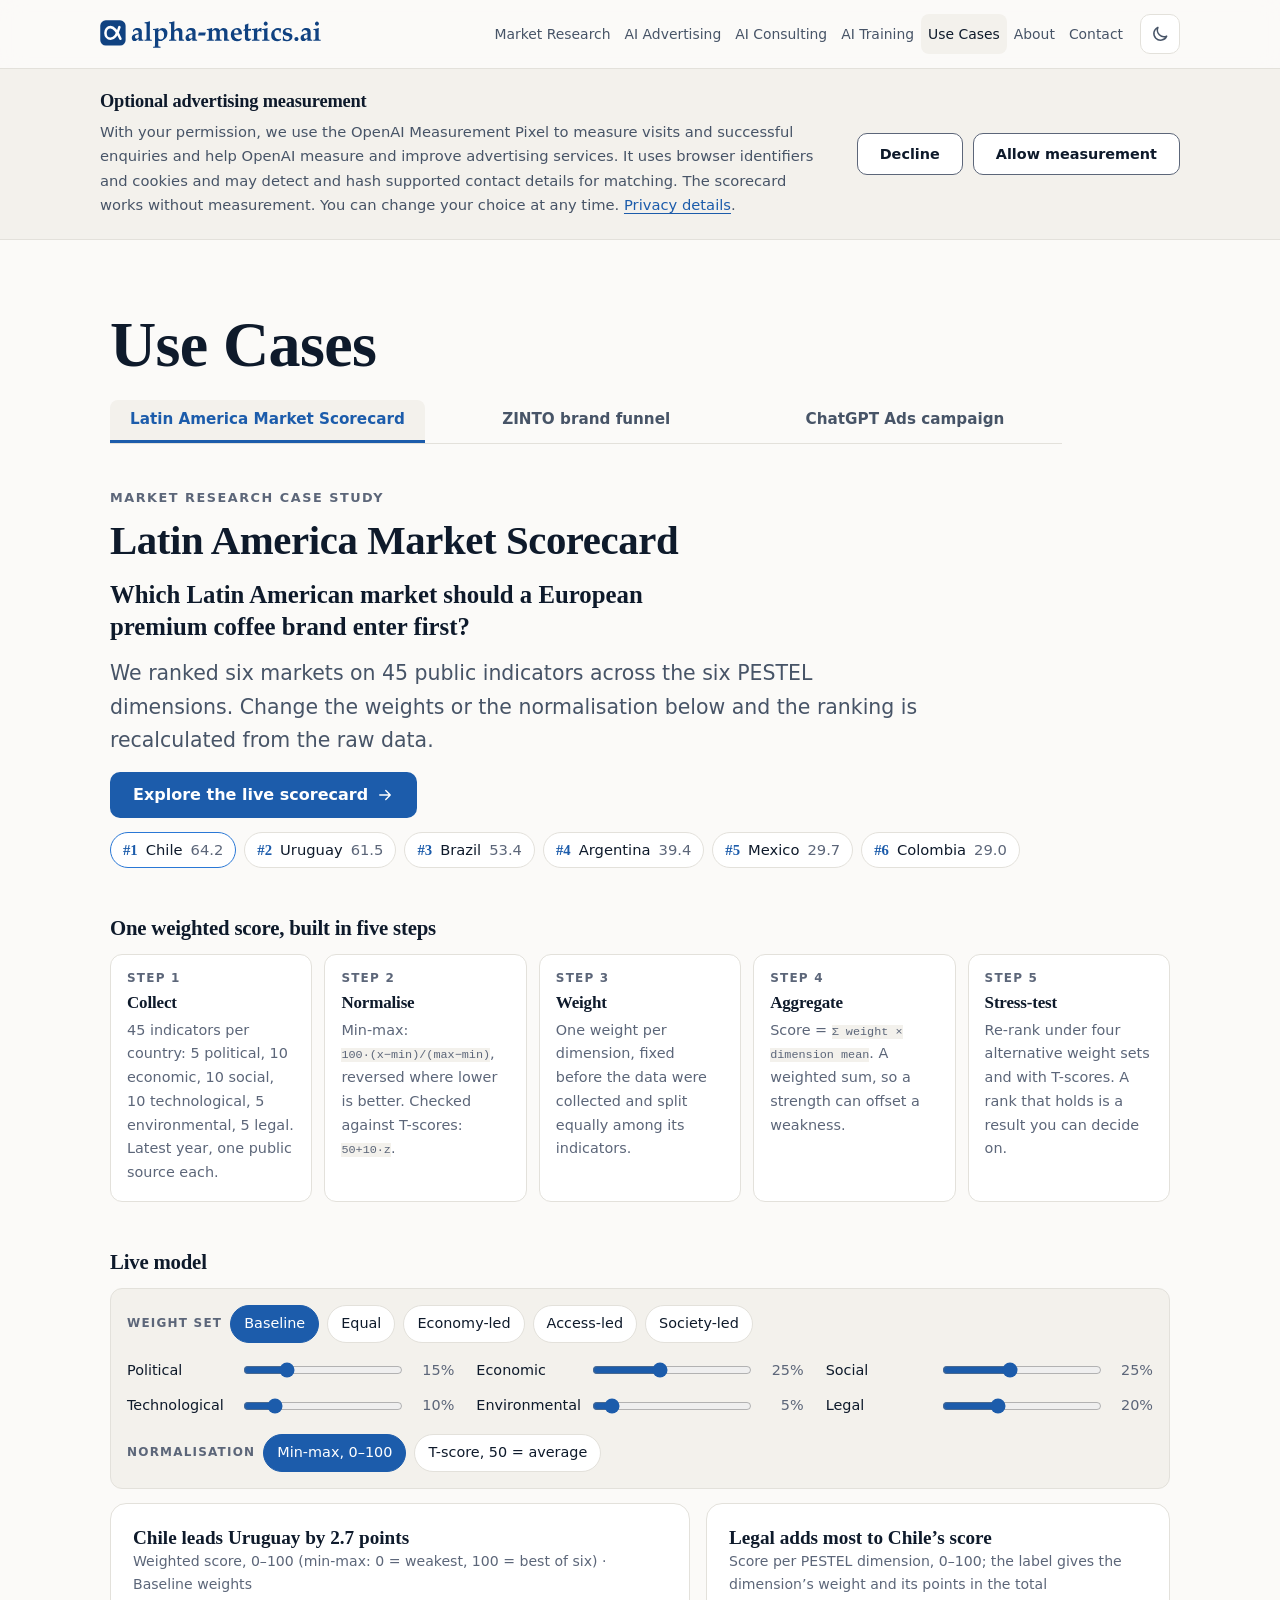
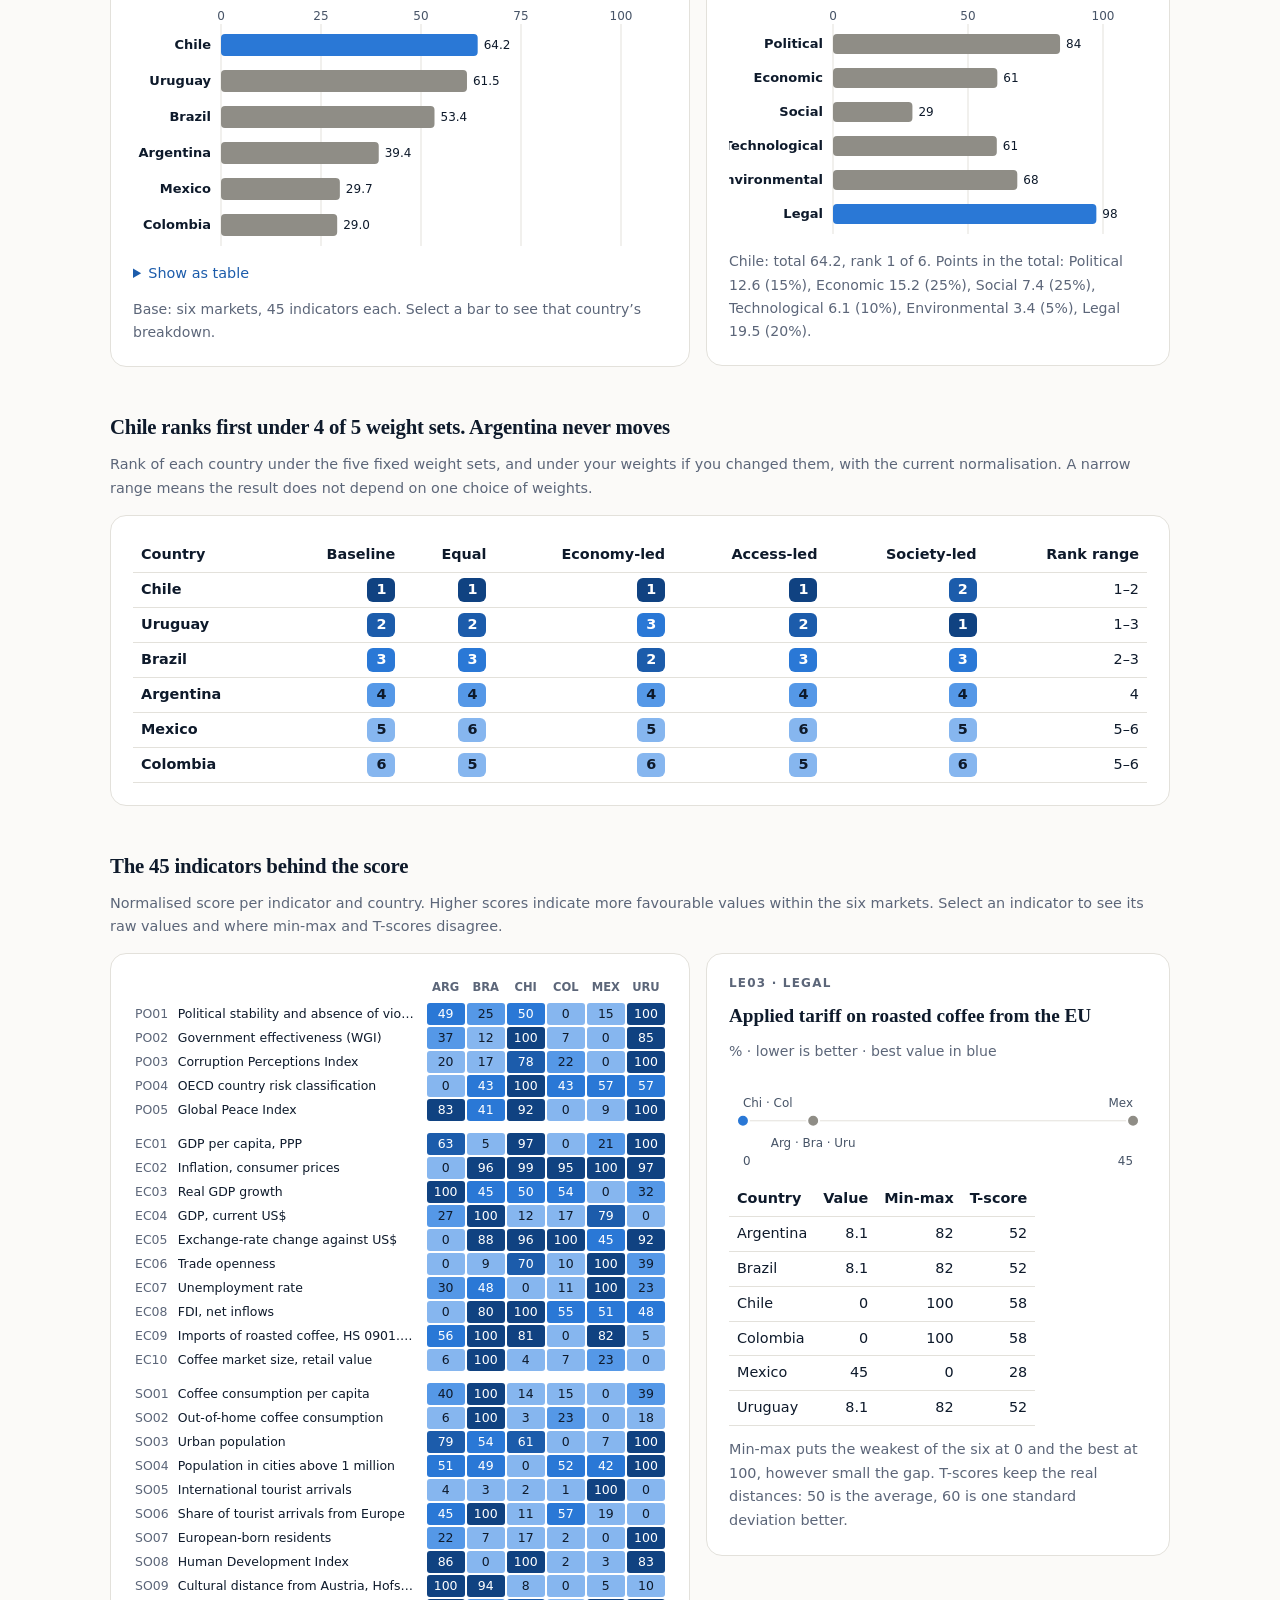
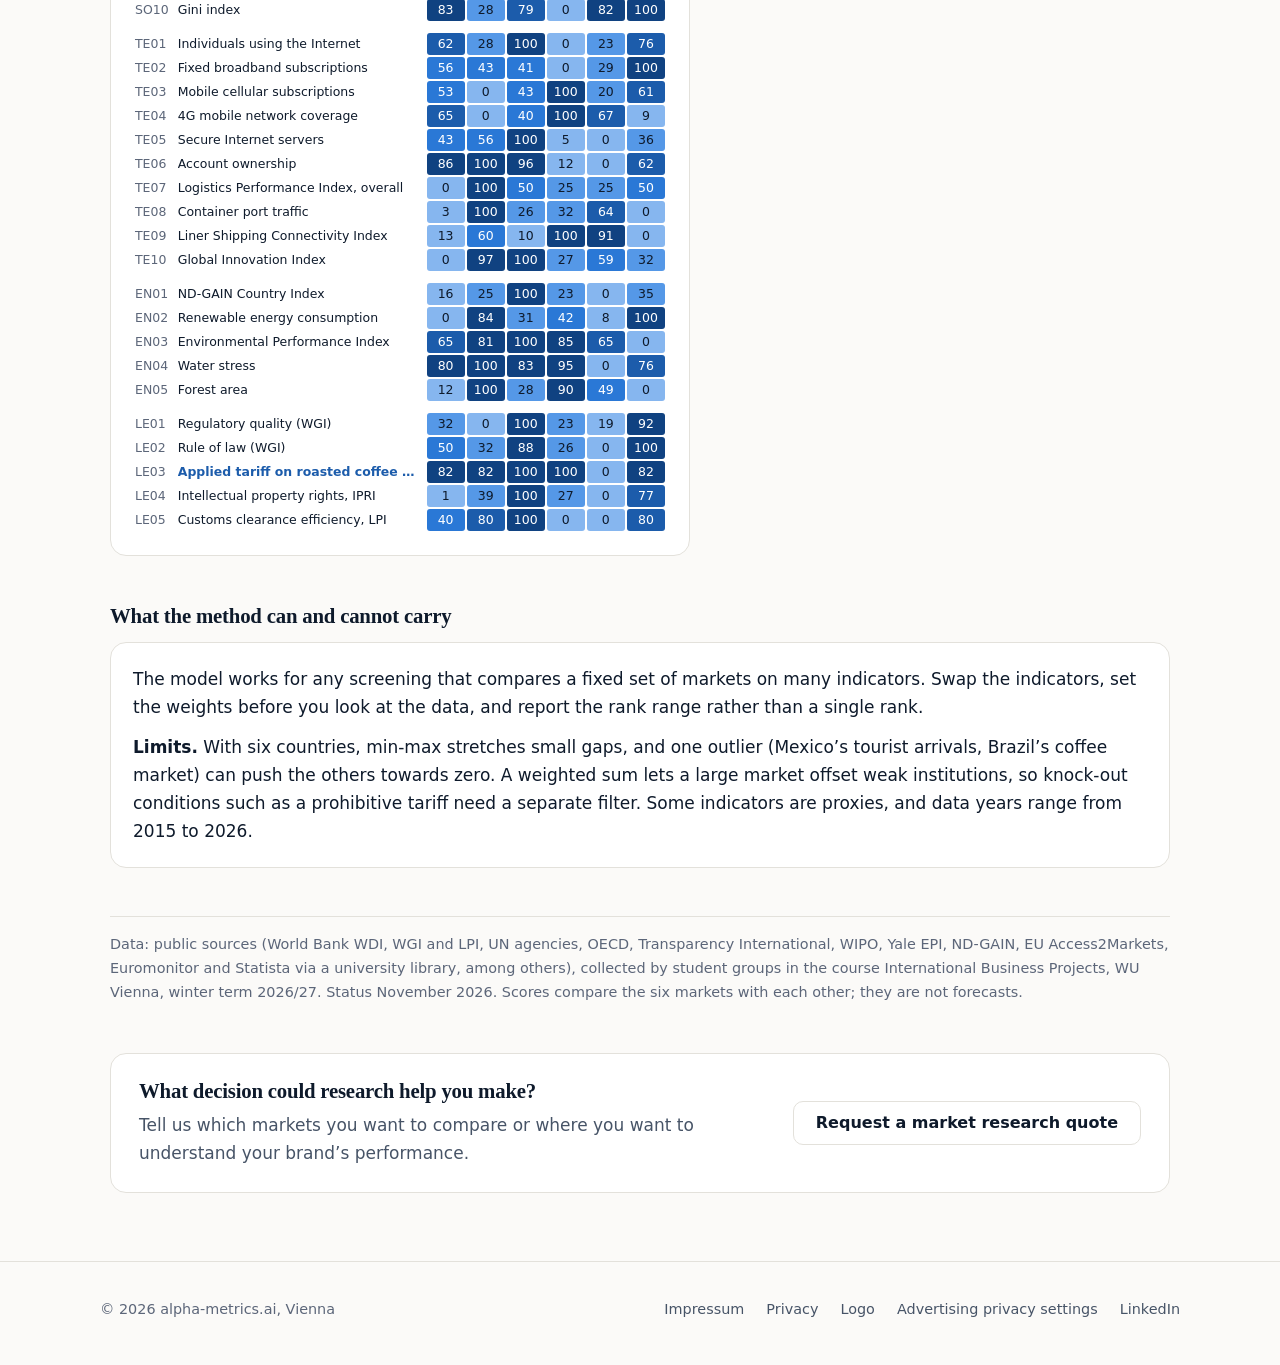
<file: use-cases.html>
<!DOCTYPE html>
<html lang="en">
<head>
  <meta charset="utf-8">
  <meta name="viewport" content="width=device-width, initial-scale=1">
  <title>Use Cases | alpha-metrics.ai</title>
  <meta name="description" content="Explore two market research examples from alpha-metrics.ai: a Latin America market entry scorecard and an Austrian brand funnel from awareness to purchase.">
  <meta http-equiv="Content-Security-Policy" content="default-src 'self'; script-src 'self' https://bzrcdn.openai.com; style-src 'self'; img-src 'self' data: https://bzr.openai.com; connect-src 'self' https://bzr.openai.com https://bzrcdn.openai.com; form-action 'none'; base-uri 'self'">
  <meta name="theme-color" content="#fbfaf8" media="(prefers-color-scheme: light)">
  <meta name="theme-color" content="#121211" media="(prefers-color-scheme: dark)">
  <link rel="canonical" href="https://alpha-metrics.ai/use-cases.html">
  <link rel="icon" href="assets/favicon.svg" type="image/svg+xml">
  <link rel="icon" href="favicon.ico" sizes="48x48">
  <link rel="apple-touch-icon" href="assets/apple-touch-icon.png">
  <meta property="og:type" content="website">
  <meta property="og:site_name" content="alpha-metrics.ai">
  <meta property="og:title" content="Use Cases | alpha-metrics.ai">
  <meta property="og:description" content="Explore two market research examples from alpha-metrics.ai: a Latin America market entry scorecard and an Austrian brand funnel from awareness to purchase.">
  <meta property="og:url" content="https://alpha-metrics.ai/use-cases.html">
  <meta property="og:image" content="https://alpha-metrics.ai/assets/og-card.png">
  <meta property="og:image:width" content="1200">
  <meta property="og:image:height" content="630">
  <meta property="og:image:alt" content="alpha-metrics.ai: market research">
  <meta name="twitter:card" content="summary_large_image">
  <script src="js/theme-init.js"></script>
  <link rel="stylesheet" href="css/site.css">
  <link rel="stylesheet" href="css/market-scorecard.css">
</head>
<body>
  <svg class="sr-only" width="0" height="0" aria-hidden="true" focusable="false">
    <defs>
      <symbol id="i-moon" viewBox="0 0 24 24"><path d="M20 14.5A8 8 0 0 1 9.5 4a8 8 0 1 0 10.5 10.5z" fill="none" stroke="currentColor" stroke-width="1.8" stroke-linecap="round" stroke-linejoin="round"/></symbol>
      <symbol id="i-sun" viewBox="0 0 24 24"><g fill="none" stroke="currentColor" stroke-width="1.8" stroke-linecap="round" stroke-linejoin="round"><circle cx="12" cy="12" r="4"/><path d="M12 2v2M12 20v2M4.9 4.9l1.4 1.4M17.7 17.7l1.4 1.4M2 12h2M20 12h2M4.9 19.1l1.4-1.4M17.7 6.3l1.4-1.4"/></g></symbol>
      <symbol id="i-menu" viewBox="0 0 24 24"><path d="M4 7h16M4 12h16M4 17h16" fill="none" stroke="currentColor" stroke-width="1.8" stroke-linecap="round"/></symbol>
      <symbol id="i-arrow" viewBox="0 0 24 24"><path d="M5 12h14M13 6l6 6-6 6" fill="none" stroke="currentColor" stroke-width="1.8" stroke-linecap="round" stroke-linejoin="round"/></symbol>
    </defs>
  </svg>

  <a class="skip" href="#main">Skip to content</a>

  <header class="nav">
    <div class="wrap nav-in">
      <a class="brand" href="/" aria-label="alpha-metrics.ai, home">
        <img class="img-light" src="assets/logo/alpha-metrics-logo.svg" alt="alpha-metrics.ai" width="221" height="28"><img class="img-dark" src="assets/logo/alpha-metrics-logo-dark.svg" alt="alpha-metrics.ai" width="221" height="28">
      </a>
      <ul class="nav-links" id="nav-links">
        <li><a href="market-research.html">Market Research</a></li>
        <li><a href="ai-advertising.html">AI Advertising</a></li>
        <li><a href="ai-consulting.html">AI Consulting</a></li>
        <li><a href="ai-training.html">AI Training</a></li>
        <li><a href="use-cases.html" aria-current="page">Use Cases</a></li>
        <li><a href="/#about">About</a></li>
        <li><a href="/#contact">Contact</a></li>
      </ul>
      <button class="icon-btn nav-theme" id="theme-btn" type="button" aria-label="Switch to dark mode" aria-pressed="false">
        <svg class="icon-moon" aria-hidden="true"><use href="#i-moon"/></svg>
        <svg class="icon-sun" aria-hidden="true"><use href="#i-sun"/></svg>
      </button>
      <button class="icon-btn menu-btn" id="menu-btn" type="button" aria-expanded="false" aria-controls="nav-links" aria-label="Open menu">
        <svg aria-hidden="true"><use href="#i-menu"/></svg>
      </button>
    </div>
  </header>

  <section class="measurement-panel" id="measurement-panel" aria-labelledby="measurement-heading" tabindex="-1" hidden>
    <div class="wrap measurement-inner">
      <div>
        <h2 id="measurement-heading">Optional advertising measurement</h2>
        <p>With your permission, we use the OpenAI Measurement Pixel to measure visits and successful enquiries and help OpenAI measure and improve advertising services. It uses browser identifiers and cookies and may detect and hash supported contact details for matching. The scorecard works without measurement. You can change your choice at any time. <a href="datenschutz.html#advertising-measurement">Privacy details</a>.</p>
      </div>
      <div class="measurement-actions">
        <button class="btn btn-ghost" id="measurement-decline" type="button">Decline</button>
        <button class="btn btn-ghost" id="measurement-accept" type="button">Allow measurement</button>
      </div>
    </div>
  </section>
  <main id="main" class="wrap scorecard">
    <div class="use-cases-intro">
      <h1>Use Cases</h1>
      <div class="case-tabs" id="case-tabs" aria-label="Use cases">
        <a id="tab-market-scorecard" href="#market-scorecard">Latin America Market Scorecard</a>
        <a id="tab-brand-funnel" href="#brand-funnel">ZINTO brand funnel</a>
        <a id="tab-chatgpt-ads" href="#chatgpt-ads">ChatGPT Ads campaign</a>
      </div>
    </div>
    <section class="case-panel scorecard-panel" id="market-scorecard" aria-labelledby="h-market-scorecard">
      <div class="scorecard-hero">
       <p class="eyebrow">Market research case study</p>
       <h2 id="h-market-scorecard">Latin America Market Scorecard</h2>
       <p class="scorecard-question">Which Latin American market should a European premium coffee brand enter first?</p>
       <p class="lede">We ranked six markets on 45 public indicators across the six PESTEL dimensions. Change the weights or the normalisation below and the ranking is recalculated from the raw data.</p>
       <a class="btn btn-primary" href="#h-model">Explore the live scorecard <svg aria-hidden="true"><use href="#i-arrow"/></svg></a>
       <div class="pills" id="verdict" aria-live="polite"></div>
      </div>

      <section aria-labelledby="h-method">
       <h3 id="h-method">One weighted score, built in five steps</h3>
       <div class="scorecard-steps">
        <div class="step"><span class="n">Step 1</span><h4>Collect</h4><p>45 indicators per country: 5 political, 10 economic, 10 social, 10 technological, 5 environmental, 5 legal. Latest year, one public source each.</p></div>
        <div class="step"><span class="n">Step 2</span><h4>Normalise</h4><p>Min-max: <code>100·(x−min)/(max−min)</code>, reversed where lower is better. Checked against T-scores: <code>50+10·z</code>.</p></div>
        <div class="step"><span class="n">Step 3</span><h4>Weight</h4><p>One weight per dimension, fixed before the data were collected and split equally among its indicators.</p></div>
        <div class="step"><span class="n">Step 4</span><h4>Aggregate</h4><p>Score = <code>Σ weight × dimension mean</code>. A weighted sum, so a strength can offset a weakness.</p></div>
        <div class="step"><span class="n">Step 5</span><h4>Stress-test</h4><p>Re-rank under four alternative weight sets and with T-scores. A rank that holds is a result you can decide on.</p></div>
       </div>
      </section>

      <section aria-labelledby="h-model">
       <noscript><p>Enable JavaScript to change weights and compare market rankings.</p></noscript>
       <h3 id="h-model">Live model</h3>
       <div class="controls">
        <div class="row"><span class="lbl">Weight set</span><span id="presets" class="row"></span></div>
        <div class="sliders" id="sliders"></div>
        <div class="row"><span class="lbl">Normalisation</span>
         <button class="seg" id="m-mm" aria-pressed="true">Min-max, 0–100</button>
         <button class="seg" id="m-t" aria-pressed="false">T-score, 50 = average</button>
        </div>
       </div>
       <div class="scorecard-split">
        <figure class="card">
         <div><div class="ctitle" id="t-bars"></div><div class="csub" id="s-bars"></div></div>
         <div class="scorecard-chart" id="bars"></div>
         <details><summary>Show as table</summary><div class="tw"><table id="bartable"></table></div></details>
         <figcaption>Base: six markets, 45 indicators each. Select a bar to see that country’s breakdown.</figcaption>
        </figure>
        <figure class="card">
         <div><div class="ctitle" id="t-drv"></div><div class="csub" id="s-drv"></div></div>
         <div class="scorecard-chart" id="drivers"></div>
         <figcaption id="c-drv"></figcaption>
        </figure>
       </div>
      </section>

      <section aria-labelledby="h-rob">
       <h3 id="h-rob">Ranking across weight sets</h3>
       <p class="note">Rank of each country under the five fixed weight sets, and under your weights if you changed them, with the current normalisation. A narrow range means the result does not depend on one choice of weights.</p>
       <div class="card tw"><table id="rob"></table></div>
      </section>

      <section aria-labelledby="h-ind">
       <h3 id="h-ind">The 45 indicators behind the score</h3>
       <p class="note">Normalised score per indicator and country. Higher scores indicate more favourable values within the six markets. Select an indicator to see its raw values and where min-max and T-scores disagree.</p>
       <div class="scorecard-split">
        <div class="card tw"><table class="hm" id="hm"></table></div>
        <div class="card" id="detail"></div>
       </div>
      </section>

      <section aria-labelledby="h-use">
       <h3 id="h-use">What the method can and cannot carry</h3>
       <div class="card">
        <p>The model works for any screening that compares a fixed set of markets on many indicators. Swap the indicators, set the weights before you look at the data, and report the rank range rather than a single rank.</p>
        <p><strong>Limits.</strong> With six countries, min-max stretches small gaps, and one outlier (Mexico’s tourist arrivals, Brazil’s coffee market) can push the others towards zero. A weighted sum lets a large market offset weak institutions, so knock-out conditions such as a prohibitive tariff need a separate filter. Some indicators are proxies, and data years range from 2015 to 2026.</p>
       </div>
      </section>
      <p class="note scorecard-source">Data: public sources (World Bank WDI, WGI and LPI, UN agencies, OECD, Transparency International, WIPO, Yale EPI, ND-GAIN, EU Access2Markets, Euromonitor and Statista via a university library, among others), collected by student groups in the course International Business Projects, WU Vienna, winter term 2026/27. Status November 2026. Scores compare the six markets with each other; they are not forecasts.</p>
    </section>
    <section class="case-panel scorecard-hero brand-funnel" id="brand-funnel" aria-labelledby="h-brand-funnel">
      <p class="eyebrow">Market research case study</p>
      <h2 id="h-brand-funnel">ZINTO brand funnel</h2>
      <p class="lede">Where does a snack bar brand lose people between awareness and purchase? This Austrian example compares ZINTO with the category at each step.</p>
      <p class="note"><strong>Fictional brand, synthetic data.</strong></p>
      <section class="chart" aria-labelledby="h-fu">
        <div class="chart-head">
          <div>
            <h3 id="h-fu">From awareness to purchase</h3>
            <p>Stage sizes show the share of all respondents. Conversion rates use the previous stage as the base. The category median includes brands with at least 30 aware respondents.</p>
          </div>
          <div class="seg" role="group" aria-label="Funnel view">
            <button type="button" data-show="chart" aria-pressed="true">Chart</button>
            <button type="button" data-show="table" aria-pressed="false">Table</button>
          </div>
        </div>
        <div data-view="chart" id="c-funnel"></div>
        <div data-view="table" class="tview" id="t-funnel" hidden></div>
        <p class="chart-foot">Base: <span data-bind="net"></span> respondents in Austria after quality checks. Stage shares are weighted.</p>
        <p class="chart-foot">The largest gap is at consideration. Of those who knew ZINTO, <b data-bind="conv1"></b> would consider it, compared with a category median of <b data-bind="med1"></b>. Among those who would consider it, <b data-bind="conv2"></b> had bought it in the last three months, compared with <b data-bind="med2"></b> for the category.</p>
      </section>
      <noscript><p>Enable JavaScript to see the chart and table.</p></noscript>
      <p><a href="market-research.html#showcase">See the full ZINTO brand study</a></p>
      <p><a href="market-research.html#brand-funnel-video">Watch our 35-second brand funnel video</a></p>
    </section>
    <section class="case-panel scorecard-hero ad-case-panel" id="chatgpt-ads" aria-labelledby="h-chatgpt-ads">
      <p class="eyebrow">AI advertising case study</p>
      <h2 id="h-chatgpt-ads">Our own ChatGPT Ads campaign</h2>
      <p class="lede">What does advertising in ChatGPT deliver, and what does it cost? We advertise alpha-metrics.ai there ourselves: Austria, an &euro;85 budget, live since 25 November 2026. The figures are totals since launch, read from OpenAI Ads Manager every morning.</p>
      <p class="note"><strong>Real campaign, real data.</strong></p>
      <div class="ad-case">
        <figure class="card ad-case-sujet">
          <img src="showcase/chatgpt-ads/ad.png" alt="The alpha-metrics.ai ad image shown in ChatGPT" width="600" height="600" loading="lazy">
          <figcaption>The ad image used in ChatGPT</figcaption>
        </figure>
        <div class="ad-case-body">
          <dl class="ad-kpis" id="ad-kpis">
            <div class="card"><dt>Impressions</dt><dd data-k="impressions">122</dd></div>
            <div class="card"><dt>People reached</dt><dd data-k="reach">102</dd></div>
            <div class="card"><dt>Clicks</dt><dd data-k="clicks">2</dd></div>
            <div class="card"><dt>Click-through rate</dt><dd data-k="ctr">1.64%</dd></div>
            <div class="card"><dt>Spend</dt><dd data-k="spend">&euro;23.32</dd></div>
            <div class="card"><dt>Cost per 1,000 impressions</dt><dd data-k="cpm">&euro;191</dd></div>
          </dl>
          <p class="chart-foot" id="ad-asof">Totals since launch, OpenAI Ads Manager. Last check: 26 Nov 2026, 09:04 (Vienna). A very small base: read these as early delivery figures, not benchmarks.</p>
          <ul class="ad-lessons">
            <li><strong>Decide the goal first.</strong> Campaign goal and conversion event cannot be changed once a campaign exists.</li>
            <li><strong>Measure what the campaign counts.</strong> Our pixel did not send the event the campaign optimised for until we changed the site code.</li>
            <li><strong>Plan budgets on real prices.</strong> In our first days, 1,000 impressions cost about &euro;190. At that price a few hundred euros buy only a small sample for an A/B test.</li>
          </ul>
          <a class="btn btn-ghost" href="showcase/chatgpt-ads/">See the live campaign dashboard <svg aria-hidden="true"><use href="#i-arrow"/></svg></a>
        </div>
      </div>
      <p><a href="ai-advertising.html">How we plan and evaluate AI advertising for clients</a></p>
      <aside class="service-outcome" aria-labelledby="case-contact-ads">
        <div>
          <h3 id="case-contact-ads">Which message would work for your brand in ChatGPT?</h3>
          <p>Tell us what you want to advertise and which two messages you would like to compare. We set up the A/B test, run the campaign and report what worked, with its uncertainty.</p>
        </div>
        <a class="btn btn-ghost" href="ai-advertising.html#get-a-quote">Request an AI advertising quote</a>
      </aside>
    </section>
    <aside class="service-outcome research-outcome" aria-labelledby="case-contact">
      <div>
        <h3 id="case-contact">What decision could research help you make?</h3>
        <p>Tell us which markets you want to compare or where you want to understand your brand’s performance.</p>
      </div>
      <a class="btn btn-ghost" href="market-research.html#get-a-quote">Request a market research quote</a>
    </aside>
    <div class="tip" id="tip" hidden></div>
  </main>
  <footer class="footer">
    <div class="wrap footer-in">
      <span>&copy; 2026 alpha-metrics.ai, Vienna</span>
      <nav aria-label="Legal">
        <a href="impressum.html">Impressum</a>
        <a href="datenschutz.html">Privacy</a>
        <a href="logo.html">Logo</a>
        <button class="measurement-settings" id="measurement-settings" type="button" aria-controls="measurement-panel" aria-expanded="false" hidden>Advertising privacy settings</button>
        <a href="https://www.linkedin.com/company/112210061/" rel="noopener">LinkedIn</a>
      </nav>
    </div>
  </footer>
  <div class="tt" id="tt" role="tooltip" hidden></div>
  <script src="js/ad-measurement.js"></script>
  <script src="js/data.js"></script>
  <script src="js/charts.js"></script>
  <script src="js/site.js"></script>
  <script src="js/use-cases.js"></script>
  <script src="js/market-scorecard.js"></script>
  <script src="js/ad-case.js"></script>
</body>
</html>
</file>
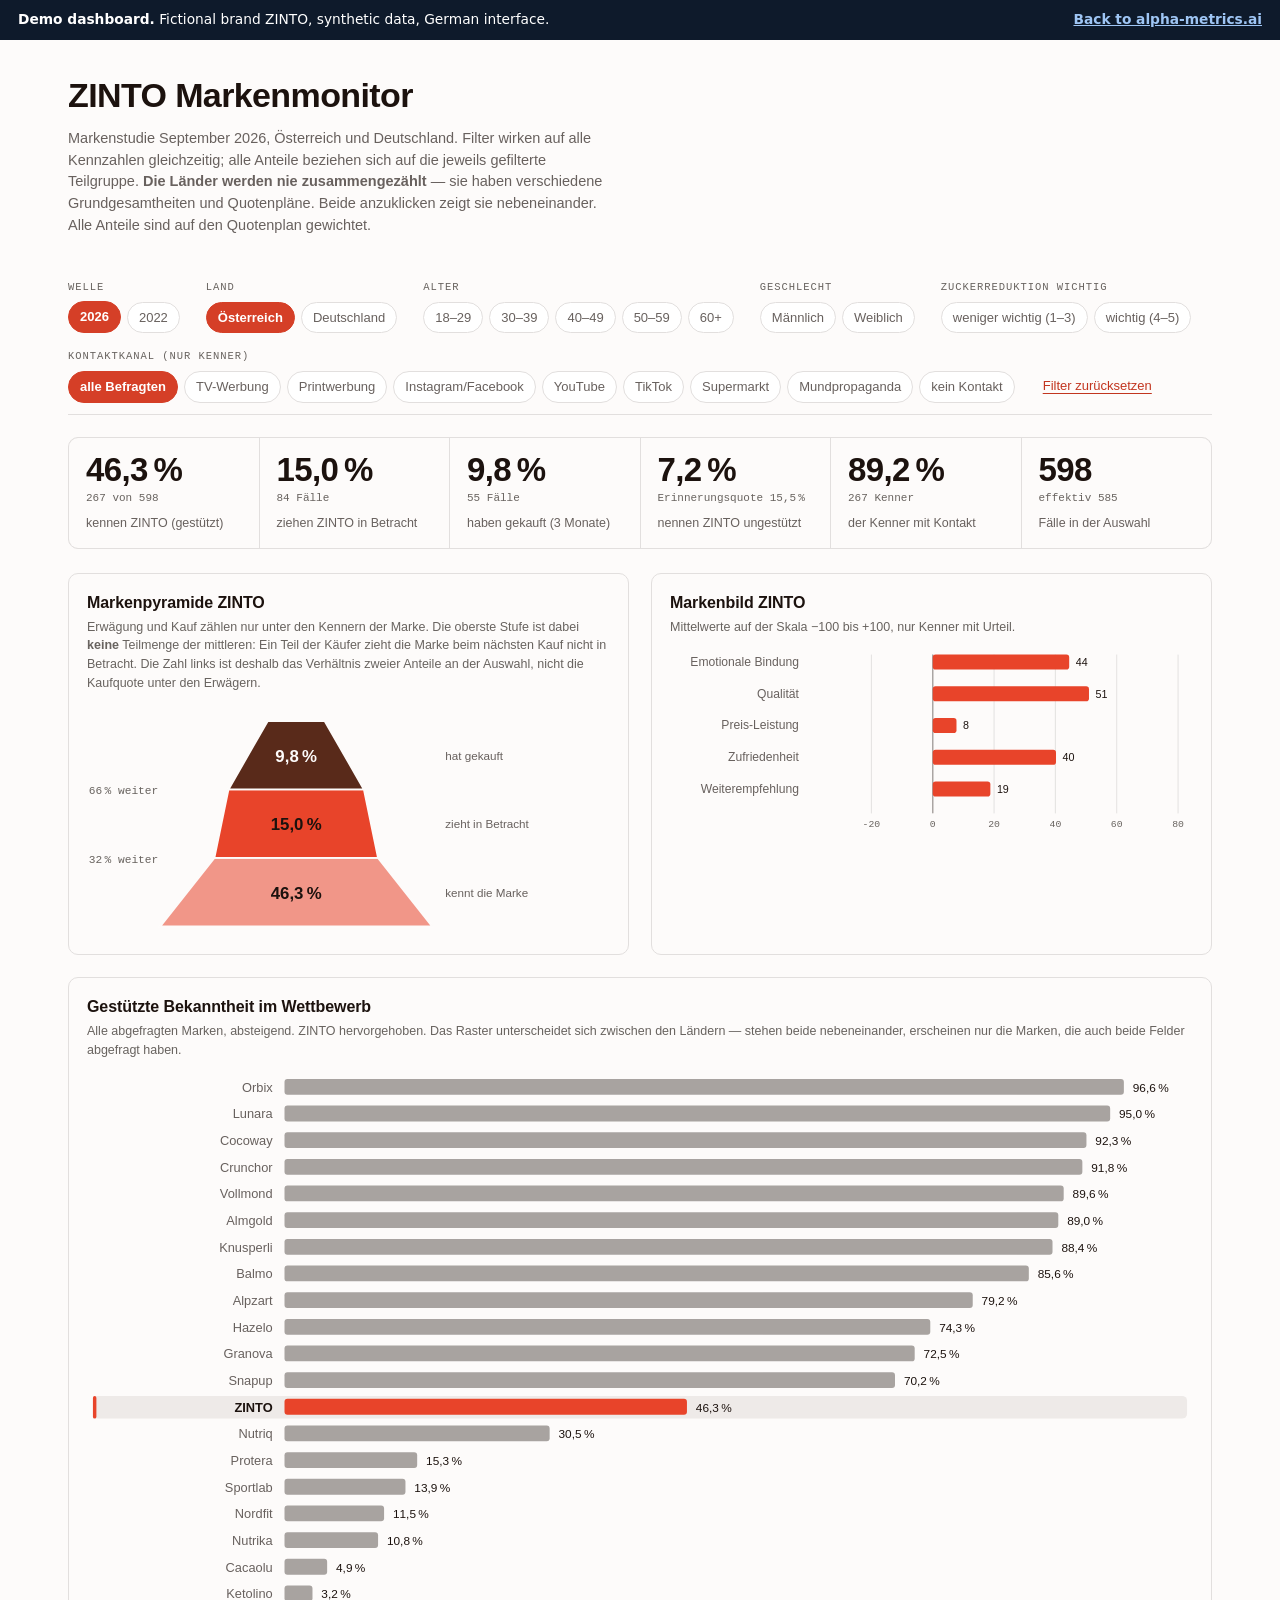
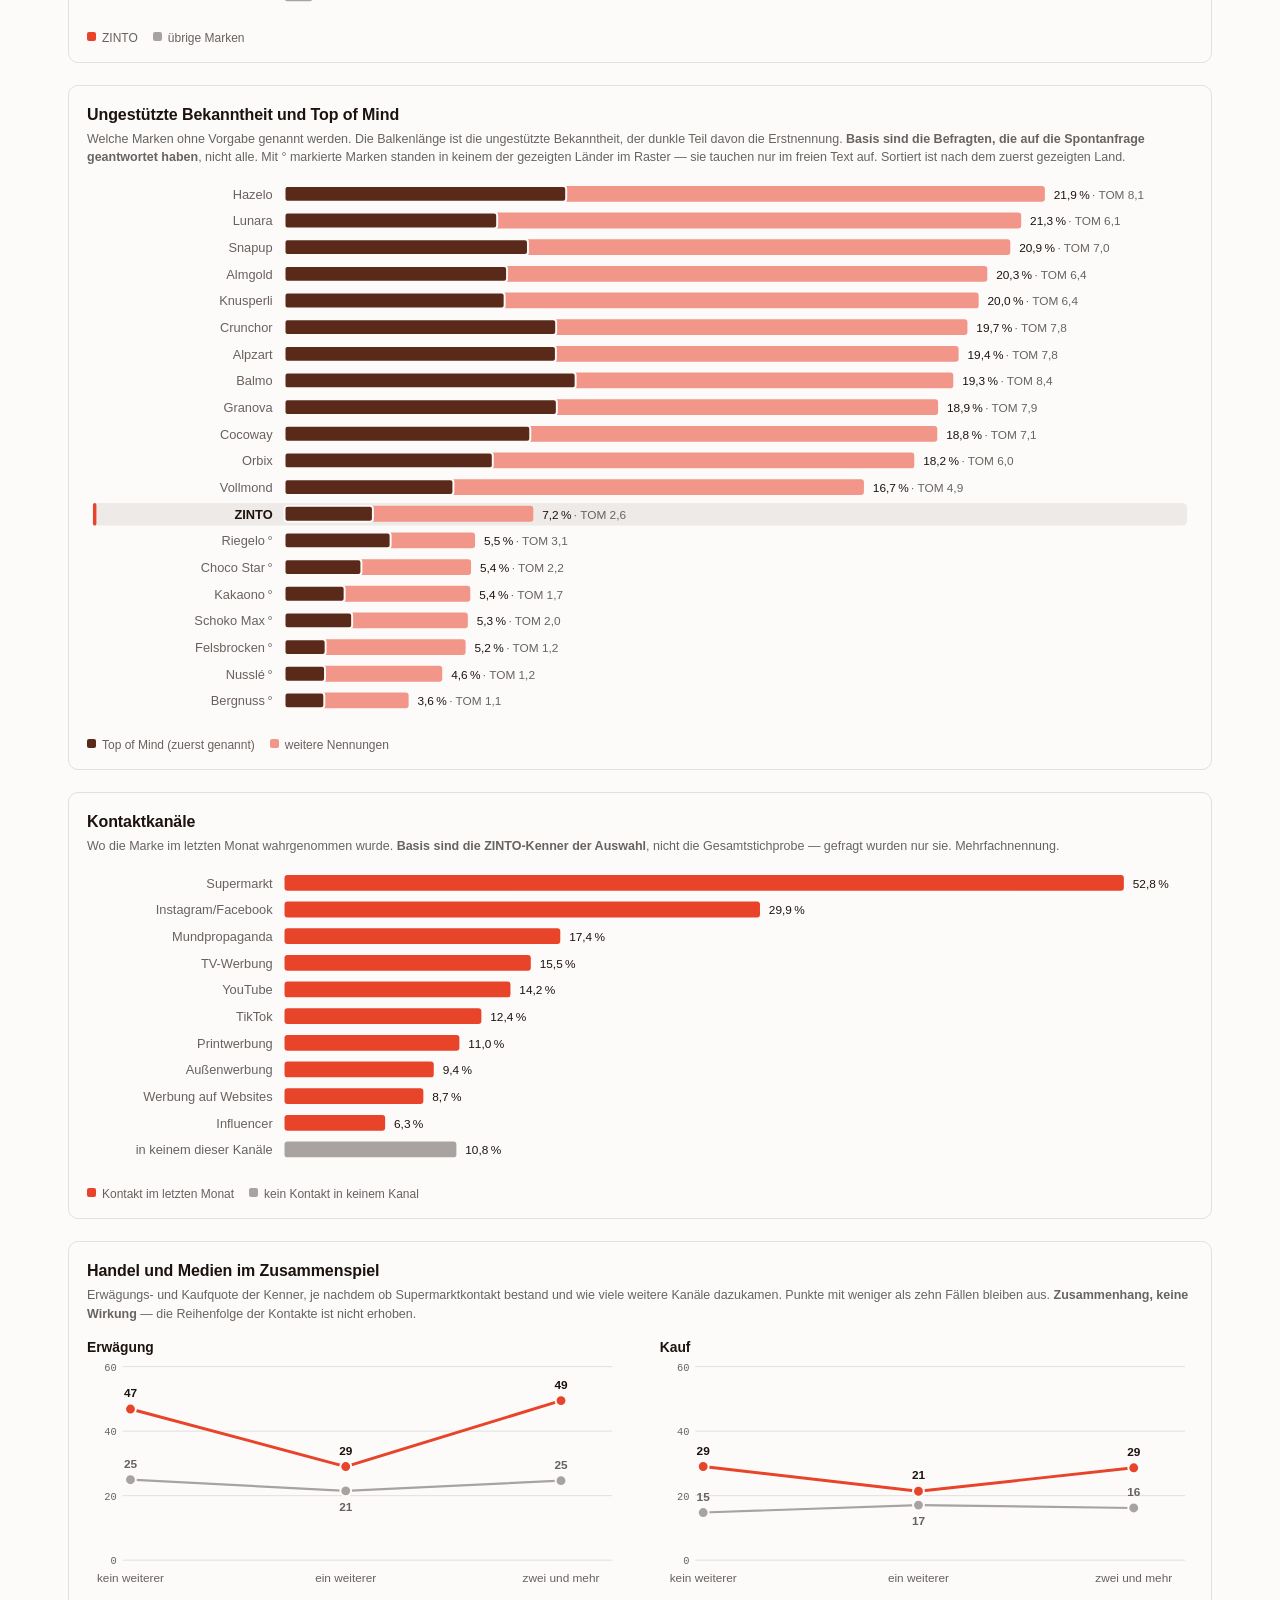
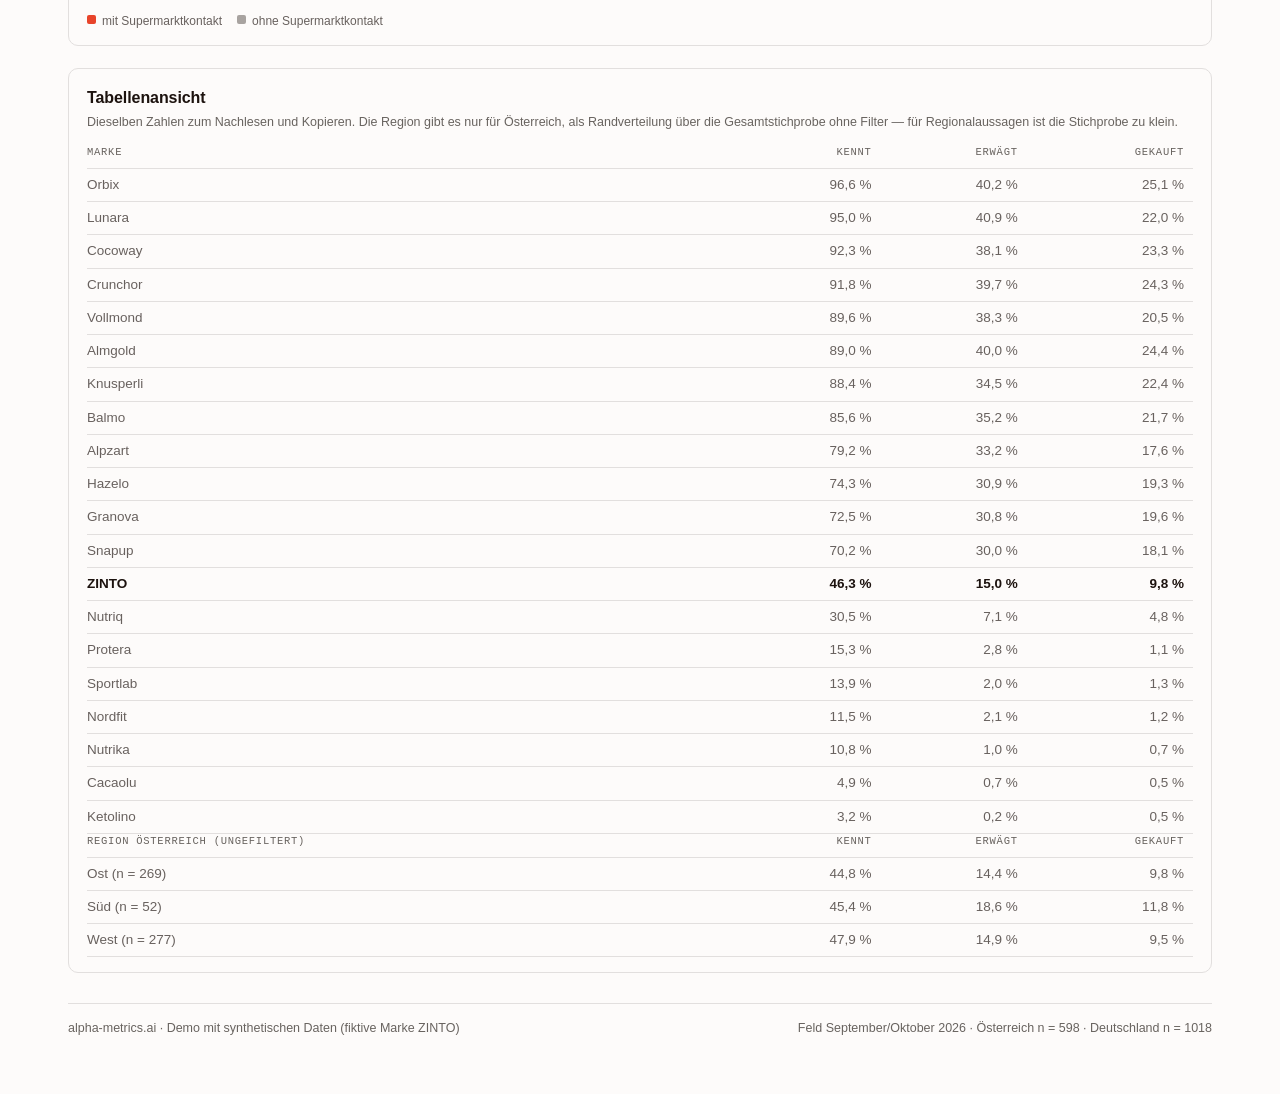
<file: showcase/dashboard.html>
<!DOCTYPE html>
<html lang="de">
<head>
<meta charset="utf-8">
<meta name="viewport" content="width=device-width, initial-scale=1">
<meta name="robots" content="noindex,follow">
<title>Demo-Dashboard | alpha-metrics.ai (synthetische Daten)</title>
<style>
/* Layout: klebende Filterleiste, Kennzahlenstreifen, zweispaltiges Raster,
   darunter die Tabellenansicht. Bei Telefonbreite stapelt alles. */
:root{
  --flaeche:#fdfbfa; --plane:#f1edeb; --ink:#1c120e; --ink2:#68615e; --muted:#68635f;
  --grid:#e2dfde; --base:#a8a3a0; --akzent:#e8442a; --zweit:#2a78d6; --warnung:#9a6700;
  --st1:#592a1a; --st2:#e8442a; --st3:#f19688; --st4:#eeeae8;
  --chip:#ffffff; --chipan:#d53f27; --chipant:#ffffff;
  --display:"Archivo","Helvetica Neue",Arial,sans-serif;
  --body:"IBM Plex Sans","Helvetica Neue",Arial,sans-serif;
  --mono:"IBM Plex Mono",ui-monospace,SFMono-Regular,Menlo,monospace;
}
@media (prefers-color-scheme:dark){:root:not([data-theme="light"]){
  --flaeche:#1a1a19; --plane:#0d0d0d; --ink:#ffffff; --ink2:#c9c3c0; --muted:#8f8a87;
  --grid:#2e2b2a; --base:#6b6360; --akzent:#e8442a; --zweit:#3987e5; --warnung:#e0a33c;
  --st1:#f19688; --st2:#e8442a; --st3:#a03a24; --st4:#2e2b2a;
  --chip:#232321; --chipan:#d53f27; --chipant:#ffffff; color-scheme:dark}}
:root[data-theme="dark"]{
  --flaeche:#1a1a19; --plane:#0d0d0d; --ink:#ffffff; --ink2:#c9c3c0; --muted:#8f8a87;
  --grid:#2e2b2a; --base:#6b6360; --akzent:#e8442a; --zweit:#3987e5; --warnung:#e0a33c;
  --st1:#f19688; --st2:#e8442a; --st3:#a03a24; --st4:#2e2b2a;
  --chip:#232321; --chipan:#d53f27; --chipant:#ffffff; color-scheme:dark}
*{box-sizing:border-box}
body{margin:0;background:var(--flaeche);color:var(--ink);font-family:var(--body);
  font-size:15px;line-height:1.5;-webkit-font-smoothing:antialiased}
.wrap{max-width:1180px;margin:0 auto;padding-inline:18px;padding-block:0 56px}
header{padding-block:30px 18px;display:flex;gap:18px;align-items:flex-start}
header img.logo{height:40px;width:auto;flex:none;border-radius:4px}
@media(max-width:560px){header{flex-direction:column;gap:12px}}
h1{font-family:var(--display);font-weight:700;font-size:clamp(25px,4vw,34px);
  letter-spacing:-.018em;margin:0;text-wrap:balance}
.sub{color:var(--ink2);font-size:14.5px;margin-top:7px;max-width:68ch}
.leiste{position:sticky;top:env(safe-area-inset-top,0px);z-index:20;background:var(--flaeche);
  border-bottom:1px solid var(--grid);padding-block:11px;margin-bottom:22px}
.filterzeile{display:flex;flex-wrap:wrap;gap:16px 26px;align-items:flex-start}
.fgruppe{min-width:0}
.wellenhinweis{margin-bottom:18px}
.flabel{font-family:var(--mono);font-size:10.5px;letter-spacing:.09em;text-transform:uppercase;
  color:var(--muted);margin-bottom:6px}
.chips{display:flex;flex-wrap:wrap;gap:6px}
button.chip{font:inherit;font-size:13px;padding:5px 11px;border-radius:999px;cursor:pointer;
  background:var(--chip);color:var(--ink2);border:1px solid var(--grid);white-space:nowrap}
button.chip[aria-pressed="true"]{background:var(--chipan);color:var(--chipant);
  border-color:var(--chipan);font-weight:600}
button.chip[disabled]{opacity:.42;cursor:not-allowed}
button.chip:focus-visible,button.text:focus-visible{outline:2px solid var(--akzent);outline-offset:2px}
button.text{font:inherit;font-size:13px;background:none;border:none;color:var(--akzent);
  cursor:pointer;padding:5px 2px;text-decoration:underline;text-underline-offset:3px}
.kpis{display:grid;grid-template-columns:repeat(auto-fit,minmax(164px,1fr));gap:1px;
  background:var(--grid);border:1px solid var(--grid);border-radius:10px;overflow:hidden;margin-bottom:24px}
.kpi{background:var(--flaeche);padding:15px 17px}
.kpi .v{font-family:var(--display);font-weight:600;font-size:33px;letter-spacing:-.02em;
  line-height:1.05;font-variant-numeric:tabular-nums}
.kpi .l{font-size:12.5px;color:var(--ink2);margin-top:7px}
.kpi .v + .d{margin-bottom:7px}
.kpi .lc{font-family:var(--mono);font-size:12px;color:var(--muted);margin-right:7px;
  font-weight:500;vertical-align:3px}
.kpi .d{font-family:var(--mono);font-size:11px;color:var(--muted);margin-top:3px}
.raster{display:grid;grid-template-columns:1fr 1fr;gap:22px}
@media(max-width:820px){.raster{grid-template-columns:1fr}}
.karte{border:1px solid var(--grid);border-radius:10px;padding:17px 18px 15px;min-width:0;
  background:var(--flaeche)}
.karte h2{font-family:var(--display);font-weight:600;font-size:16px;margin:0 0 3px;letter-spacing:-.005em}
.karte .hint{font-size:12.5px;color:var(--muted);margin:0 0 13px}
.karte.weit{grid-column:1/-1}
figure{margin:0}
svg{display:block;width:100%;height:auto;overflow:visible}
.legende{display:flex;flex-wrap:wrap;gap:7px 15px;font-size:12px;color:var(--ink2);margin-top:11px}
.legende i{display:inline-block;width:9px;height:9px;border-radius:2px;margin-right:6px;vertical-align:1px}
/* Warnungen sind ein Status, keine Datenserie - sie bekommen deshalb einen
   eigenen Ton und nicht die Farbe der zweiten Serie. */
.warn{font-size:12.5px;color:var(--warnung);margin-top:10px;font-weight:500}
table{width:100%;border-collapse:collapse;font-size:13.5px;font-variant-numeric:tabular-nums}
th{text-align:left;font-family:var(--mono);font-weight:500;font-size:10.5px;letter-spacing:.07em;
  text-transform:uppercase;color:var(--muted);padding:0 9px 7px 0;border-bottom:1px solid var(--grid)}
td{padding:6px 9px 6px 0;border-bottom:1px solid var(--grid);color:var(--ink2)}
td.n,th.n{text-align:right}
tr.hi td{color:var(--ink);font-weight:600}
.tabellen{overflow-x:auto}
footer{margin-top:30px;padding-top:15px;border-top:1px solid var(--grid);font-size:12.5px;
  color:var(--muted);display:flex;flex-wrap:wrap;gap:6px 20px;justify-content:space-between}
.tip{position:fixed;pointer-events:none;z-index:40;background:var(--ink);color:var(--flaeche);
  font-size:12.5px;padding:6px 9px;border-radius:6px;opacity:0;transition:opacity .09s;
  font-variant-numeric:tabular-nums;max-width:230px}
.tip.an{opacity:1}
@media (prefers-reduced-motion:reduce){*{transition:none!important}}
#reset{color:#c2351f}
@media (prefers-color-scheme:dark){:root:not([data-theme="light"]) #reset{color:#f0583f}}
:root[data-theme="dark"] #reset{color:#f0583f}
.am-banner{display:flex;flex-wrap:wrap;gap:6px 18px;justify-content:space-between;align-items:center;
  background:#0e1a2b;color:#fff;font:500 .86rem/1.45 system-ui,-apple-system,"Segoe UI",Roboto,Arial,sans-serif;padding:10px 18px}
.am-banner a{color:#9ec5f4;font-weight:700}
.am-banner a:focus-visible{outline:3px solid #9ec5f4;outline-offset:3px}
</style>
</head>
<body>
<header class="am-banner" lang="en"><span><strong>Demo dashboard.</strong> Fictional brand ZINTO, synthetic data, German interface.</span><a href="../index.html#showcase">Back to alpha-metrics.ai</a></header>
<main>
<div class="wrap">
<header>
  
  <div>
  <h1>ZINTO Markenmonitor</h1>
  <p class="sub">Markenstudie September 2026, Österreich und Deutschland. Filter wirken
  auf alle Kennzahlen gleichzeitig; alle Anteile beziehen sich auf die jeweils
  gefilterte Teilgruppe. <strong>Die Länder werden nie zusammengezählt</strong> — sie
  haben verschiedene Grundgesamtheiten und Quotenpläne. Beide anzuklicken zeigt sie
  nebeneinander. Alle Anteile sind auf den Quotenplan gewichtet.</p>
  <p class="sub" id="fussnote"></p>
  <p class="sub warn" id="kanalhinweis" hidden></p>
  </div>
</header>

<div class="leiste">
  <div class="filterzeile">
    <div class="fgruppe"><div class="flabel">Welle</div><div class="chips" id="f-welle"></div></div>
    <div class="fgruppe" id="fg-land"><div class="flabel">Land</div><div class="chips" id="f-land"></div></div>
    <div class="fgruppe"><div class="flabel">Alter</div><div class="chips" id="f-alter"></div></div>
    <div class="fgruppe"><div class="flabel">Geschlecht</div><div class="chips" id="f-geschlecht"></div></div>
    <div class="fgruppe"><div class="flabel">Zuckerreduktion wichtig</div><div class="chips" id="f-segment"></div></div>
    <div class="fgruppe"><div class="flabel">Kontaktkanal (nur Kenner)</div><div class="chips" id="f-kanal"></div></div>
    <div class="fgruppe"><div class="flabel">&nbsp;</div>
      <button class="text" id="reset" type="button">Filter zurücksetzen</button></div>
  </div>
</div>

<div class="warn wellenhinweis" id="warn-welle" hidden></div>
<div class="kpis" id="kpis"></div>

<div class="raster">
  <section class="karte">
    <h2>Markenpyramide ZINTO</h2>
    <p class="hint">Erwägung und Kauf zählen nur unter den Kennern der Marke.
    Die oberste Stufe ist dabei <strong>keine</strong> Teilmenge der mittleren:
    Ein Teil der Käufer zieht die Marke beim nächsten Kauf nicht in Betracht.
    Die Zahl links ist deshalb das Verhältnis zweier Anteile an der Auswahl,
    nicht die Kaufquote unter den Erwägern.</p>
    <figure id="pyramide"></figure>
    <p class="hint" id="hinweis-pyr" hidden></p>
    <div class="warn" id="warn-basis" hidden></div>
  </section>

  <section class="karte">
    <h2>Markenbild ZINTO</h2>
    <p class="hint">Mittelwerte auf der Skala −100 bis +100, nur Kenner mit Urteil.</p>
    <figure id="brandhealth"></figure>
    <div class="legende" id="leg-bh"></div>
    <div class="warn" id="warn-bh" hidden></div>
  </section>

  <section class="karte weit">
    <h2>Gestützte Bekanntheit im Wettbewerb</h2>
    <p class="hint">Alle abgefragten Marken, absteigend. ZINTO hervorgehoben. Das Raster
    unterscheidet sich zwischen den Ländern — stehen beide nebeneinander, erscheinen
    nur die Marken, die auch beide Felder abgefragt haben.</p>
    <figure id="marken"></figure>
    <div class="legende" id="leg-marken"></div>
    <p class="hint" id="hinweis-marken" hidden></p>
  </section>

  <section class="karte weit">
    <h2>Ungestützte Bekanntheit und Top of Mind</h2>
    <p class="hint">Welche Marken ohne Vorgabe genannt werden. Die Balkenlänge ist
    die ungestützte Bekanntheit, der dunkle Teil davon die Erstnennung.
    <strong>Basis sind die Befragten, die auf die Spontanfrage geantwortet
    haben</strong>, nicht alle. Mit ° markierte Marken standen in keinem der gezeigten
    Länder im Raster — sie tauchen nur im freien Text auf. Sortiert ist nach dem
    zuerst gezeigten Land.</p>
    <figure id="spontan"></figure>
    <div class="legende" id="leg-spontan"></div>
    <div class="warn" id="warn-spontan" hidden></div>
  </section>

  <section class="karte weit">
    <h2>Kontaktkanäle</h2>
    <p class="hint">Wo die Marke im letzten Monat wahrgenommen wurde. <strong>Basis
    sind die ZINTO-Kenner der Auswahl</strong>, nicht die Gesamtstichprobe — gefragt
    wurden nur sie. Mehrfachnennung.</p>
    <figure id="kanaele"></figure>
    <div class="legende" id="leg-kanal"></div>
    <p class="hint" id="hinweis-kanal" hidden></p>
    <div class="warn" id="warn-kanal" hidden></div>
  </section>

  <section class="karte weit">
    <h2>Handel und Medien im Zusammenspiel</h2>
    <p class="hint">Erwägungs- und Kaufquote der Kenner, je nachdem ob Supermarktkontakt
    bestand und wie viele weitere Kanäle dazukamen. Punkte mit weniger als zehn Fällen
    bleiben aus. <strong>Zusammenhang, keine Wirkung</strong> — die Reihenfolge der
    Kontakte ist nicht erhoben.</p>
    <figure id="zusammenspiel"></figure>
    <div class="legende">
      <span><i style="background:var(--akzent)"></i>mit Supermarktkontakt</span>
      <span><i style="background:var(--base)"></i>ohne Supermarktkontakt</span>
    </div>
    <div class="warn" id="warn-gitter" hidden></div>
  </section>

  <section class="karte weit">
    <h2>Tabellenansicht</h2>
    <p class="hint">Dieselben Zahlen zum Nachlesen und Kopieren. Die Region gibt es
    nur für Österreich, als Randverteilung über die Gesamtstichprobe ohne Filter — für
    Regionalaussagen ist die Stichprobe zu klein.</p>
    <div class="tabellen"><table id="tabelle"></table></div>
  </section>
</div>

<footer>
  <span>alpha-metrics.ai · Demo mit synthetischen Daten (fiktive Marke ZINTO)</span>
  <span id="stand"></span>
</footer>
</div>
<div class="tip" id="tip" role="status" aria-live="polite"></div>

<script>
const DATA = {"wellen":[{"c":"2026","name":"2026","feld":"Feld September/Oktober 2026","hat":{"bekanntheit":1,"funnel":1,"bild":1,"spontan":1,"kanal":1},"n":{"AT":598,"DE":1018}},{"c":"2022","name":"2022","feld":"Zweitinstitut, September 2022","hat":{"bekanntheit":1,"funnel":0,"bild":0,"spontan":0,"kanal":0},"n":{"AT":795,"DE":821}}],"laender":[{"c":"AT","name":"Österreich","n":598,"ohne":0},{"c":"DE","name":"Deutschland","n":1018,"ohne":0}],"marken":[{"c":"1","n":"Balmo","at":1,"de":1,"at2022":1,"de2022":1},{"c":"2","n":"Nutrika","at":1,"de":1,"at2022":1,"de2022":1},{"c":"3","n":"Cocoway","at":1,"de":1,"at2022":1,"de2022":1},{"c":"4","n":"Granova","at":1,"de":1,"at2022":1,"de2022":1},{"c":"6","n":"Hazelo","at":1,"de":1,"at2022":1,"de2022":1},{"c":"8","n":"Vollmond","at":1,"de":1,"at2022":1,"de2022":1},{"c":"9","n":"Knusperli","at":1,"de":1,"at2022":1,"de2022":1},{"c":"10","n":"Almgold","at":1,"de":1,"at2022":1,"de2022":1},{"c":"11","n":"Orbix","at":1,"de":1,"at2022":1,"de2022":1},{"c":"12","n":"Lunara","at":1,"de":1,"at2022":1,"de2022":1},{"c":"13","n":"ZINTO","at":1,"de":1,"at2022":1,"de2022":1},{"c":"14","n":"Nordfit","at":1,"de":1,"at2022":1,"de2022":1},{"c":"15","n":"Cacaolu","at":1,"de":1,"at2022":1,"de2022":1},{"c":"16","n":"Snapup","at":1,"de":1,"at2022":1,"de2022":1},{"c":"17","n":"Crunchor","at":1,"de":1,"at2022":1,"de2022":1},{"c":"18","n":"Protera","at":1,"de":1,"at2022":0,"de2022":0},{"c":"19","n":"Nutriq","at":1,"de":1,"at2022":0,"de2022":0},{"c":"5","n":"Alpzart","at":1,"at2022":1,"de":0,"de2022":0},{"c":"7","n":"Ketolino","at":1,"at2022":1,"de":0,"de2022":0},{"c":"20","n":"Sportlab","at":1,"at2022":1,"de":0,"de2022":0}],"spontan_marken":[{"n":"Balmo","at":1,"de":1},{"n":"Crunchor","at":1,"de":1},{"n":"Hazelo","at":1,"de":1},{"n":"Orbix","at":1,"de":1},{"n":"Granova","at":1,"de":1},{"n":"Snapup","at":1,"de":1},{"n":"Lunara","at":1,"de":1},{"n":"Knusperli","at":1,"de":1},{"n":"Cocoway","at":1,"de":1},{"n":"Vollmond","at":1,"de":1},{"n":"Zweibiss","at":0,"de":0},{"n":"Almgold","at":1,"de":1},{"n":"Alpzart","at":1,"de":0},{"n":"Choco Star","at":0,"de":0},{"n":"Riegelo","at":0,"de":0},{"n":"Schoko Max","at":0,"de":0},{"n":"Felsbrocken","at":0,"de":0},{"n":"Nusslé","at":0,"de":0},{"n":"Kakaono","at":0,"de":0},{"n":"Bergnuss","at":0,"de":0},{"n":"ZINTO","at":1,"de":1},{"n":"Cacaolu","at":1,"de":1},{"n":"Ketolino","at":1,"de":0},{"n":"Nordfit","at":1,"de":1},{"n":"Nutrika","at":1,"de":1},{"n":"Nutriq","at":1,"de":1},{"n":"Protera","at":1,"de":1},{"n":"Sportlab","at":1,"de":0}],"slider":["Emotionale Bindung","Qualität","Preis-Leistung","Zufriedenheit","Weiterempfehlung"],"kanal":["TV-Werbung","Printwerbung","Werbung auf Websites","Instagram/Facebook","YouTube","TikTok","Influencer","Supermarkt","Mundpropaganda","Außenwerbung"],"handel":7,"kanal_filter":[{"k":"0","n":"TV-Werbung"},{"k":"1","n":"Printwerbung"},{"k":"3","n":"Instagram/Facebook"},{"k":"4","n":"YouTube"},{"k":"5","n":"TikTok"},{"k":"7","n":"Supermarkt"},{"k":"8","n":"Mundpropaganda"},{"k":"ohne","n":"kein Kontakt"}],"schnitte":{"AT|0":{"l":"AT","k":"0","n":42,"w":42.9245,"w2":44.5358,"u":6,"uw":5.9924,"b":[[35,36.3007,12,12.7049,8,8.3631],[6,5.9131,0,0.0,0,0.0],[38,39.0503,21,21.5678,14,14.3897],[30,30.2619,14,14.051,8,8.0829],[33,33.9732,13,13.0923,8,8.1308],[39,39.892,16,16.5568,5,4.6484],[37,37.9573,11,11.359,4,3.9449],[37,37.7718,13,13.6934,9,9.3817],[42,42.9245,21,21.3385,9,9.539],[40,40.8827,20,20.4304,9,8.7789],[42,42.9245,11,11.3547,8,8.3958],[4,3.8742,1,0.9645,0,0.0],[2,2.4353,0,0.0,0,0.0],[34,33.9402,15,15.1661,10,10.1884],[40,40.8526,18,18.8424,10,10.4108],[4,4.0095,0,0.0,0,0.0],[10,10.3559,1,0.9645,1,0.9645],[32,32.0314,11,10.746,6,5.8997],[3,3.0751,0,0.0,0,0.0],[3,3.0827,1,1.1074,0,0.0]],"sl":[[39,40.0698,1946.7072],[41,42.0045,2274.3547],[37,37.9978,419.1072],[39,39.8939,1423.927],[37,37.4308,793.4872]],"sb":[41,41.5445],"sp":[[8,7.8324,2,1.84],[6,6.1335,2,2.0418],[12,12.1436,4,4.2422],[8,8.192,3,3.0751],[9,8.9567,5,4.8649],[8,7.9233,3,2.8189],[11,11.183,2,1.9868],[9,9.0068,1,0.9645],[10,10.5971,5,5.2686],[4,4.1003,1,1.0553],[0,0.0,0,0.0],[10,9.8781,3,2.9068],[8,8.161,1,1.1074],[3,3.0364,1,0.9645],[4,3.8096,3,2.8896],[1,1.38,1,1.38],[0,0.0,0,0.0],[1,0.92,0,0.0],[2,1.8544,0,0.0],[1,0.92,0,0.0],[6,5.9924,3,3.0306],[0,0.0,0,0.0],[0,0.0,0,0.0],[0,0.0,0,0.0],[0,0.0,0,0.0],[0,0.0,0,0.0],[0,0.0,0,0.0],[0,0.0,0,0.0]],"kn":[42,42.9245],"kan":[[42,42.9245],[3,3.0364],[4,4.3863],[17,17.5756],[8,8.2537],[8,7.9572],[1,1.0553],[22,21.4777],[9,8.6616],[5,5.5104]],"k0":[0,0.0],"gi":[[0,0.0,0,0.0,0,0.0],[3,3.0971,0,0.0,0,0.0],[17,18.3497,4,4.5072,3,3.3998],[0,0.0,0,0.0,0,0.0],[7,7.009,3,3.0063,3,3.0063],[15,14.4687,4,3.8412,2,1.9897]],"duenn":0},"AT|1":{"l":"AT","k":"1","n":30,"w":30.4797,"w2":31.7825,"u":4,"uw":4.1188,"b":[[26,26.7958,12,12.5348,5,4.8107],[3,3.4519,0,0.0,1,1.1074],[28,28.5952,15,14.8195,10,10.1886],[22,22.6976,7,7.1057,6,5.6612],[24,24.294,9,9.6782,6,6.6863],[29,29.3723,13,12.9292,7,6.8633],[22,22.2421,7,6.6005,7,6.6005],[27,27.3756,14,14.4095,10,9.9798],[30,30.4797,17,16.6846,8,8.2963],[28,28.545,14,13.7632,8,7.5301],[30,30.4797,8,9.0007,7,6.8825],[2,2.3445,1,0.9645,0,0.0],[4,3.7611,0,0.0,0,0.0],[17,18.1089,5,5.1817,2,2.0274],[26,26.1379,9,9.0649,7,7.2306],[4,4.6039,1,1.38,1,1.38],[10,10.6128,2,1.9347,2,1.9347],[24,24.4552,8,8.4501,4,3.9564],[2,1.929,0,0.0,1,0.9645],[3,3.1292,1,0.8794,0,0.0]],"sl":[[28,28.4599,1190.8466],[29,29.5597,1700.4375],[27,27.5283,274.9782],[27,27.5323,996.8708],[25,25.526,419.2513]],"sb":[30,30.4797],"sp":[[7,6.9639,3,3.1543],[5,4.9382,2,1.7588],[4,3.7234,3,2.789],[4,4.0286,2,2.0418],[8,8.3478,4,4.6],[5,4.7005,1,1.1074],[6,5.6244,2,2.0719],[8,8.3534,0,0.0],[5,5.2406,1,0.9645],[5,4.5983,1,0.8698],[0,0.0,0,0.0],[6,6.4061,3,3.0063],[8,8.5262,4,4.3217],[1,1.0553,1,1.0553],[2,1.8439,1,0.9645],[1,0.8794,0,0.0],[0,0.0,0,0.0],[0,0.0,0,0.0],[2,1.8845,0,0.0],[0,0.0,0,0.0],[4,4.1188,2,1.7743],[0,0.0,0,0.0],[0,0.0,0,0.0],[0,0.0,0,0.0],[0,0.0,0,0.0],[0,0.0,0,0.0],[0,0.0,0,0.0],[0,0.0,0,0.0]],"kn":[30,30.4797],"kan":[[3,3.0364],[30,30.4797],[4,3.764],[9,9.1604],[5,5.2657],[3,2.8992],[0,0.0],[15,15.3508],[6,6.7221],[0,0.0]],"k0":[0,0.0],"gi":[[0,0.0,0,0.0,0,0.0],[5,4.8359,2,1.8845,3,2.7639],[10,10.293,3,3.6944,2,2.3144],[0,0.0,0,0.0,0,0.0],[6,6.1732,0,0.0,1,0.8698],[9,9.1776,3,3.4218,1,0.9344]],"duenn":0},"AT|3":{"l":"AT","k":"3","n":77,"w":82.8643,"w2":91.4403,"u":15,"uw":15.1074,"b":[[70,75.6453,33,35.5172,19,20.3624],[11,11.9137,0,0.0,0,0.0],[67,72.8333,26,28.031,16,16.1041],[56,60.251,21,21.6229,20,21.0758],[63,68.3733,28,30.8006,22,24.3643],[73,78.4868,33,35.6971,14,16.2876],[67,71.9304,23,24.8135,17,18.3234],[70,75.97,25,27.8481,15,16.6207],[74,79.9102,33,36.3386,16,19.0712],[74,79.5091,39,42.2608,23,25.3161],[77,82.8643,28,30.7298,21,23.8891],[14,15.1317,2,1.8439,0,0.0],[3,3.3553,1,1.0553,1,1.0553],[53,57.1372,20,21.3819,7,7.1057],[72,77.1927,34,36.6384,19,21.4121],[11,13.1544,3,3.2701,0,0.0],[32,36.3459,8,8.1314,7,7.7641],[55,59.4082,25,26.7117,14,15.3183],[5,4.7741,1,0.92,1,0.92],[11,12.3216,2,2.4353,1,1.38]],"sl":[[68,73.1058,3395.5436],[73,78.3571,4052.8086],[66,71.1418,639.6804],[69,74.3874,2844.3818],[71,76.5634,1315.0315]],"sb":[76,81.7569],"sp":[[19,19.3655,6,6.6643],[11,11.1938,4,4.7468],[17,17.6991,6,6.1296],[17,17.5901,8,7.8693],[15,16.2865,6,6.7627],[14,15.5248,3,2.8634],[16,17.7066,2,2.2148],[21,22.827,5,5.5588],[13,14.1255,5,5.8872],[10,10.6574,2,1.7898],[0,0.0,0,0.0],[19,20.2167,8,8.0237],[18,20.2554,7,8.2317],[7,6.837,3,2.8634],[5,5.9393,3,3.4519],[5,5.9743,3,3.6298],[0,0.0,0,0.0],[1,0.9645,0,0.0],[1,0.9645,0,0.0],[4,3.9765,1,0.8794],[15,15.1074,4,4.1901],[0,0.0,0,0.0],[0,0.0,0,0.0],[0,0.0,0,0.0],[0,0.0,0,0.0],[0,0.0,0,0.0],[0,0.0,0,0.0],[0,0.0,0,0.0]],"kn":[77,82.8643],"kan":[[17,17.5756],[9,9.1604],[5,5.0481],[77,82.8643],[11,12.5515],[11,11.8246],[7,7.0837],[38,40.9669],[16,16.8603],[6,6.4969]],"k0":[0,0.0],"gi":[[0,0.0,0,0.0,0,0.0],[16,16.9077,6,6.6342,4,4.6589],[23,24.9897,6,6.6457,5,5.7142],[0,0.0,0,0.0,0,0.0],[13,15.1317,4,5.1953,4,5.1953],[25,25.8353,12,12.2547,8,8.3208]],"duenn":0},"AT|4":{"l":"AT","k":"4","n":37,"w":39.3799,"w2":43.1045,"u":4,"uw":3.9043,"b":[[33,34.6852,15,16.2478,4,3.7189],[2,2.76,0,0.0,0,0.0],[32,33.9905,10,10.9993,6,6.5812],[29,31.0693,14,14.0367,6,5.6496],[26,27.5767,11,11.6158,8,8.3513],[36,38.4456,17,18.7071,9,9.9345],[35,37.0799,16,17.5614,7,7.4896],[33,35.0787,10,10.671,8,8.2819],[37,39.3799,15,15.6292,8,8.216],[34,36.2857,18,18.7866,9,8.8879],[37,39.3799,11,11.4399,8,7.7627],[1,0.9645,0,0.0,0,0.0],[3,3.3668,0,0.0,0,0.0],[25,27.3864,8,8.5469,4,4.4627],[35,37.5456,14,15.1199,11,11.6293],[7,8.5951,3,3.4906,0,0.0],[11,12.6925,3,2.99,4,4.37],[29,30.2364,11,11.6702,8,8.7304],[3,3.0306,0,0.0,0,0.0],[5,5.6592,1,0.8794,0,0.0]],"sl":[[33,35.1007,1510.8794],[34,36.6256,2005.8233],[37,39.3799,522.508],[33,34.5093,1042.785],[34,35.9725,633.7759]],"sb":[36,37.9999],"sp":[[8,8.2647,3,3.2143],[9,9.5855,5,5.8021],[7,7.0922,4,4.0859],[6,6.4304,2,1.9753],[3,2.9804,1,0.8698],[4,4.2897,1,1.38],[2,1.9897,1,0.9344],[5,5.2474,3,3.22],[5,5.2686,2,1.8989],[8,8.216,1,0.9344],[0,0.0,0,0.0],[11,10.8815,4,3.7428],[10,10.7837,4,4.3719],[1,1.0553,0,0.0],[1,0.8794,0,0.0],[3,3.5427,3,3.5427],[1,1.38,0,0.0],[0,0.0,0,0.0],[0,0.0,0,0.0],[1,1.0553,0,0.0],[4,3.9043,1,0.92],[0,0.0,0,0.0],[0,0.0,0,0.0],[0,0.0,0,0.0],[0,0.0,0,0.0],[0,0.0,0,0.0],[0,0.0,0,0.0],[0,0.0,0,0.0]],"kn":[37,39.3799],"kan":[[8,8.2537],[5,5.2657],[0,0.0],[11,12.5515],[37,39.3799],[1,1.0553],[2,2.3445],[22,22.8238],[5,5.1691],[4,4.3342]],"k0":[0,0.0],"gi":[[0,0.0,0,0.0,0,0.0],[6,6.0746,0,0.0,0,0.0],[9,10.4816,1,1.38,0,0.0],[0,0.0,0,0.0,0,0.0],[7,7.7157,2,2.4353,1,1.0553],[15,15.1081,8,7.6246,7,6.7075]],"duenn":0},"AT|5":{"l":"AT","k":"5","n":32,"w":34.3093,"w2":37.8233,"u":3,"uw":3.2701,"b":[[28,30.49,12,12.9842,5,5.0695],[4,4.3012,0,0.0,0,0.0],[29,30.9424,11,11.3782,6,6.1713],[24,25.6524,7,7.4547,5,5.6998],[27,28.9787,13,15.3837,7,8.4742],[30,32.3224,14,15.5046,8,8.1466],[27,28.9787,8,8.8907,6,6.8633],[29,31.414,14,15.8107,12,13.0952],[31,32.9293,12,12.5831,9,9.3186],[29,30.9095,11,11.3761,7,6.8689],[32,34.3093,11,12.3086,5,5.5845],[3,3.2645,1,0.9645,0,0.0],[1,1.1074,1,1.1074,1,1.1074],[20,21.6458,9,9.7691,4,4.1138],[30,32.3224,8,7.6962,1,0.8794],[8,8.8442,1,1.0553,0,0.0],[14,15.1963,2,2.4353,1,1.0553],[24,26.0719,11,11.4613,6,6.67],[2,1.9753,1,0.92,1,0.92],[2,2.3,1,1.38,0,0.0]],"sl":[[29,31.41,1444.4411],[31,33.2019,1592.8773],[25,26.4873,311.5321],[28,29.574,1286.1413],[28,30.03,592.1169]],"sb":[31,33.2019],"sp":[[7,6.8574,3,2.7194],[8,8.217,4,3.8857],[8,8.5244,2,1.9753],[5,5.8351,1,1.0553],[8,8.5043,2,1.84],[2,2.2594,1,0.8794],[7,7.3289,1,0.8794],[7,7.4025,1,1.0553],[3,3.4906,1,1.38],[4,4.2733,3,3.218],[0,0.0,0,0.0],[7,7.9707,1,0.8794],[10,11.498,4,5.06],[1,0.8794,0,0.0],[4,4.8319,3,3.7245],[2,1.9868,0,0.0],[1,1.38,1,1.38],[0,0.0,0,0.0],[1,0.92,0,0.0],[1,0.92,0,0.0],[3,3.2701,3,3.2701],[0,0.0,0,0.0],[0,0.0,0,0.0],[0,0.0,0,0.0],[0,0.0,0,0.0],[0,0.0,0,0.0],[0,0.0,0,0.0],[0,0.0,0,0.0]],"kn":[32,34.3093],"kan":[[8,7.9572],[3,2.8992],[4,4.0472],[11,11.8246],[1,1.0553],[32,34.3093],[3,3.3553],[16,17.6316],[7,6.6815],[5,5.5324]],"k0":[0,0.0],"gi":[[0,0.0,0,0.0,0,0.0],[4,4.2462,0,0.0,0,0.0],[12,12.4314,3,2.9068,1,1.1074],[0,0.0,0,0.0,0,0.0],[5,6.1153,2,2.76,0,0.0],[11,11.5163,6,6.6418,4,4.4771]],"duenn":0},"AT|7":{"l":"AT","k":"7","n":141,"w":146.2796,"w2":155.7438,"u":19,"uw":19.218,"b":[[121,125.9931,52,55.5715,26,26.7581],[20,20.9007,1,0.9344,1,1.1074],[129,134.3225,47,48.9586,33,34.8691],[105,108.2535,50,50.1365,36,36.6016],[102,107.7302,47,51.789,28,31.2815],[124,128.8802,58,61.1249,26,27.3995],[121,126.5353,38,40.1567,25,26.6873],[127,131.9839,51,53.1195,38,38.2745],[136,141.4418,65,66.8332,42,44.3998],[137,142.358,59,61.0481,37,37.7678],[141,146.2796,55,58.8784,36,37.6289],[14,14.9984,4,4.5072,2,2.1627],[8,8.2317,3,3.1272,2,2.0198],[103,107.5281,46,48.4521,23,23.6114],[127,132.4118,53,54.4084,34,34.4328],[20,23.6445,7,8.1407,3,3.3998],[43,46.766,8,8.2055,9,9.3129],[111,115.8768,43,46.2925,23,24.9143],[7,6.814,1,0.92,1,0.92],[17,17.5013,4,4.37,1,0.8698]],"sl":[[130,134.1514,5896.2869],[134,139.456,7089.7306],[125,129.9331,851.2058],[120,123.5077,5057.2591],[128,132.953,2472.3257]],"sb":[138,142.8276],"sp":[[26,25.7994,12,12.2656],[23,24.565,7,7.8885],[31,32.2703,11,11.2563],[26,27.9526,8,7.9921],[35,36.8348,12,13.0442],[31,33.3437,6,5.8514],[29,30.2919,11,11.3053],[27,28.6938,8,8.7689],[25,24.8704,10,10.0511],[20,20.7503,6,5.664],[0,0.0,0,0.0],[28,29.6935,13,13.7599],[29,31.6023,13,14.0908],[7,7.5301,1,0.9645],[8,8.02,5,5.2863],[6,6.6604,2,1.9251],[7,7.6866,2,2.2343],[7,6.7454,2,1.8188],[5,4.5738,1,0.8794],[3,2.8961,0,0.0],[19,19.218,8,7.781],[0,0.0,0,0.0],[0,0.0,0,0.0],[0,0.0,0,0.0],[0,0.0,0,0.0],[0,0.0,0,0.0],[0,0.0,0,0.0],[0,0.0,0,0.0]],"kn":[141,146.2796],"kan":[[22,21.4777],[15,15.3508],[10,10.6021],[38,40.9669],[22,22.8238],[16,17.6316],[12,12.3379],[141,146.2796],[22,21.5769],[12,12.2995]],"k0":[0,0.0],"gi":[[0,0.0,0,0.0,0,0.0],[0,0.0,0,0.0,0,0.0],[0,0.0,0,0.0,0,0.0],[40,40.168,18,18.8203,11,11.6644],[56,60.7799,15,17.6364,12,12.9862],[45,45.3317,22,22.4217,13,12.9783]],"duenn":0},"AT|8":{"l":"AT","k":"8","n":47,"w":48.0594,"w2":50.2133,"u":9,"uw":8.8684,"b":[[39,39.4257,21,21.0496,10,9.9583],[6,5.6744,1,0.9344,1,1.1074],[41,41.6098,17,17.8924,8,8.2537],[31,32.5737,17,17.0026,15,15.2478],[36,36.4737,15,15.5922,8,8.4905],[41,41.8255,19,20.7469,12,13.4366],[42,42.9123,21,21.4639,12,12.0997],[43,43.6874,17,17.1115,15,15.0252],[46,47.1895,20,20.2528,10,10.4925],[44,45.2027,26,25.4753,15,14.7255],[47,48.0594,17,17.7,7,7.5561],[2,2.4874,1,1.1074,1,1.1074],[2,1.8138,0,0.0,0,0.0],[34,35.076,16,16.7073,8,8.0758],[46,46.6794,27,27.149,16,15.7825],[7,7.9591,4,4.6501,0,0.0],[18,18.1997,5,5.114,4,4.0066],[36,36.5724,12,11.8429,6,5.5383],[3,2.9398,0,0.0,0,0.0],[5,5.3942,2,1.9868,1,1.1074]],"sl":[[42,43.2274,2076.095],[45,45.572,2047.6312],[42,42.8883,592.2007],[42,42.9994,1607.9451],[44,45.305,896.3663]],"sb":[47,48.0594],"sp":[[11,11.2843,5,5.2474],[6,5.6048,1,0.8794],[7,7.3667,1,1.0553],[4,4.1137,2,2.0418],[9,9.2695,6,6.1868],[13,13.4796,5,5.2561],[13,13.3553,3,3.0942],[13,13.3768,3,2.8896],[8,8.9783,0,0.0],[6,6.2813,3,2.7386],[0,0.0,0,0.0],[11,11.2657,5,5.1216],[8,8.0286,5,5.0744],[5,5.114,2,2.0198],[6,5.8184,2,1.9772],[2,1.7898,0,0.0],[0,0.0,0,0.0],[0,0.0,0,0.0],[2,1.8845,0,0.0],[3,3.2701,0,0.0],[9,8.8684,3,3.0971],[0,0.0,0,0.0],[0,0.0,0,0.0],[0,0.0,0,0.0],[0,0.0,0,0.0],[0,0.0,0,0.0],[0,0.0,0,0.0],[0,0.0,0,0.0]],"kn":[47,48.0594],"kan":[[9,8.6616],[6,6.7221],[5,4.8348],[16,16.8603],[5,5.1691],[7,6.6815],[2,2.0719],[22,21.5769],[47,48.0594],[2,2.3]],"k0":[0,0.0],"gi":[[0,0.0,0,0.0,0,0.0],[6,6.4281,2,2.2148,1,1.1074],[19,20.0544,5,5.6147,2,2.76],[0,0.0,0,0.0,0,0.0],[7,6.6775,1,0.8698,1,0.8698],[15,14.8994,9,9.0007,3,2.8189]],"duenn":0},"AT|ohne":{"l":"AT","k":"ohne","n":31,"w":29.9566,"w2":29.339,"u":8,"uw":7.8528,"b":[[28,26.5047,8,7.5387,7,6.4284],[5,4.9371,1,0.92,0,0.0],[29,27.9813,11,10.349,8,7.3949],[29,28.1022,11,10.8649,5,4.8164],[21,20.3596,8,7.7049,3,3.1272],[25,24.196,11,10.3913,6,5.5498],[27,26.0466,11,10.2563,8,7.3929],[28,26.9503,13,12.8345,9,8.5032],[29,28.2229,9,8.9958,5,5.1661],[30,29.0772,12,11.897,8,8.0276],[31,29.9566,8,7.4729,4,4.425],[2,1.9897,1,1.0553,0,0.0],[0,0.0,0,0.0,0,0.0],[24,23.1893,11,10.8302,7,6.9445],[30,29.0222,13,12.7214,10,9.5942],[2,2.0274,0,0.0,0,0.0],[10,9.3865,0,0.0,0,0.0],[27,25.8823,14,13.3147,11,10.1875],[1,0.9645,0,0.0,0,0.0],[4,3.8598,0,0.0,0,0.0]],"sl":[[31,29.9566,1213.3476],[30,28.9013,1397.2058],[25,23.7757,114.4579],[28,27.127,1242.0562],[27,26.127,394.8869]],"sb":[31,29.9566],"sp":[[4,3.7755,2,1.9617],[7,6.6457,2,2.0418],[7,7.4527,5,4.9653],[2,1.8544,0,0.0],[8,8.2461,2,2.3445],[11,10.4544,4,3.8017],[4,3.6182,3,2.7639],[3,2.7639,1,0.8794],[7,6.8613,2,1.9868],[6,5.7559,1,0.9645],[0,0.0,0,0.0],[7,6.9076,2,1.7492],[6,5.4329,3,2.7888],[0,0.0,0,0.0],[3,2.7194,2,1.7994],[2,1.7241,0,0.0],[2,1.84,0,0.0],[3,2.9513,0,0.0],[1,0.92,0,0.0],[0,0.0,0,0.0],[8,7.8528,2,1.9096],[0,0.0,0,0.0],[0,0.0,0,0.0],[0,0.0,0,0.0],[0,0.0,0,0.0],[0,0.0,0,0.0],[0,0.0,0,0.0],[0,0.0,0,0.0]],"kn":[31,29.9566],"kan":[[0,0.0],[0,0.0],[0,0.0],[0,0.0],[0,0.0],[0,0.0],[0,0.0],[0,0.0],[0,0.0],[0,0.0]],"k0":[31,29.9566],"gi":[[31,29.9566,8,7.4729,4,4.425],[0,0.0,0,0.0,0,0.0],[0,0.0,0,0.0,0,0.0],[0,0.0,0,0.0,0,0.0],[0,0.0,0,0.0,0,0.0],[0,0.0,0,0.0,0,0.0]],"duenn":0},"DE|0":{"l":"DE","k":"0","n":16,"w":16.1615,"w2":16.6559,"u":0,"uw":0.0,"b":[[11,11.0317,9,8.7897,3,3.0702],[3,2.8091,1,0.9695,0,0.0],[15,15.1919,5,5.1758,1,1.2725],[9,9.4747,2,2.453,2,2.276],[12,12.2929,6,6.247,3,2.9885],[12,11.9559,4,3.9402,3,2.9707],[14,14.1425,9,9.3231,6,6.3287],[5,4.5884,0,0.0,0,0.0],[14,14.2111,5,4.9311,2,2.032],[13,13.4847,6,6.0646,4,4.215],[16,16.1615,1,1.0495,3,3.2915],[4,4.2812,0,0.0,0,0.0],[2,2.0328,0,0.0,0,0.0],[12,12.1896,3,3.1501,2,2.1806],[14,14.0341,2,1.8479,0,0.0],[2,1.939,1,0.9695,1,0.9695],[2,1.939,0,0.0,1,0.9695],[0,0.0,0,0.0,0,0.0],[0,0.0,0,0.0,0,0.0],[0,0.0,0,0.0,0,0.0]],"sl":[[13,13.0645,560.4113],[16,16.1615,1068.3436],[15,15.0304,294.9359],[12,12.4514,698.8774],[14,14.4542,303.6852]],"sb":[16,16.1615],"sp":[[6,6.0984,1,0.9009],[4,4.013,1,0.8701],[3,3.0969,2,2.1274],[6,6.1403,1,0.9695],[6,5.9731,4,3.9719],[5,5.4051,2,2.4036],[6,5.6574,1,0.7984],[1,0.9695,0,0.0],[2,1.771,0,0.0],[3,2.9199,1,1.0495],[1,0.8701,0,0.0],[0,0.0,0,0.0],[0,0.0,0,0.0],[1,1.2725,0,0.0],[0,0.0,0,0.0],[2,2.1806,1,1.1311],[2,1.939,1,0.9695],[1,0.9009,0,0.0],[0,0.0,0,0.0],[2,2.1006,1,0.9695],[0,0.0,0,0.0],[0,0.0,0,0.0],[0,0.0,0,0.0],[0,0.0,0,0.0],[0,0.0,0,0.0],[0,0.0,0,0.0],[0,0.0,0,0.0],[0,0.0,0,0.0]],"kn":[16,16.1615],"kan":[[16,16.1615],[4,4.0397],[4,4.3427],[7,7.4468],[2,2.0966],[5,5.2775],[3,3.3731],[4,3.8716],[4,3.8468],[2,2.1426]],"k0":[0,0.0],"gi":[[0,0.0,0,0.0,0,0.0],[1,0.9695,0,0.0,0,0.0],[11,11.3203,1,1.0495,3,3.2915],[0,0.0,0,0.0,0,0.0],[1,0.9009,0,0.0,0,0.0],[3,2.9707,0,0.0,0,0.0]],"duenn":0},"DE|1":{"duenn":1,"n":9},"DE|3":{"l":"DE","k":"3","n":31,"w":35.2839,"w2":40.6235,"u":0,"uw":0.0,"b":[[24,27.3818,13,14.622,7,8.0987],[1,0.9695,1,0.9695,0,0.0],[29,32.8803,11,12.6633,4,4.4336],[22,25.1398,12,14.1737,9,10.9007],[25,29.0636,10,11.2643,7,7.7756],[26,29.5887,12,13.8909,11,12.9214],[26,29.8917,14,15.6978,11,12.4414],[10,11.1487,3,3.3731,2,2.242],[25,28.8422,10,11.9272,4,4.9486],[27,30.7998,12,13.7944,6,6.9216],[31,35.2839,7,7.7756,5,5.3921],[8,8.7947,1,1.0495,0,0.0],[1,1.2725,0,0.0,0,0.0],[25,28.3962,13,14.1114,9,9.8148],[28,31.6538,12,13.9709,4,4.5996],[5,5.9181,1,1.2725,1,1.2725],[11,12.8305,6,7.1199,3,3.5145],[0,0.0,0,0.0,0,0.0],[0,0.0,0,0.0,0,0.0],[0,0.0,0,0.0,0,0.0]],"sl":[[28,31.9567,1434.3935],[30,34.1528,1882.5421],[29,32.8803,237.6029],[24,27.4727,1290.9636],[28,31.7354,682.3497]],"sb":[31,35.2839],"sp":[[14,16.0962,3,3.3731],[7,8.1602,2,2.545],[7,7.7958,1,0.9695],[8,9.1499,1,1.2725],[8,9.2453,5,5.5692],[10,11.154,2,2.1915],[5,5.3921,1,1.1311],[5,5.9521,2,2.4036],[9,10.0378,4,4.261],[6,6.3617,3,3.2915],[8,9.3867,4,4.9026],[0,0.0,0,0.0],[0,0.0,0,0.0],[1,1.2725,0,0.0],[0,0.0,0,0.0],[2,2.1806,1,1.1311],[2,2.3329,0,0.0],[0,0.0,0,0.0],[0,0.0,0,0.0],[3,3.3731,2,2.242],[0,0.0,0,0.0],[0,0.0,0,0.0],[0,0.0,0,0.0],[0,0.0,0,0.0],[0,0.0,0,0.0],[0,0.0,0,0.0],[0,0.0,0,0.0],[0,0.0,0,0.0]],"kn":[31,35.2839],"kan":[[7,7.4468],[7,7.3623],[7,7.2714],[31,35.2839],[4,4.5996],[9,10.7391],[9,10.7851],[8,9.1039],[7,7.7865],[2,2.4036]],"k0":[0,0.0],"gi":[[0,0.0,0,0.0,0,0.0],[1,1.2725,0,0.0,0,0.0],[22,24.9075,5,5.5335,5,5.3921],[0,0.0,0,0.0,0,0.0],[2,2.1006,1,0.9695,0,0.0],[6,7.0033,1,1.2725,0,0.0]],"duenn":0},"DE|4":{"duenn":1,"n":8},"DE|5":{"l":"DE","k":"5","n":14,"w":16.461,"w2":19.5772,"u":0,"uw":0.0,"b":[[12,14.3336,6,7.2706,3,3.8175],[1,0.9695,1,0.9695,0,0.0],[13,15.1885,2,2.499,1,1.2725],[8,9.7696,4,5.044,3,3.5945],[12,14.0574,4,4.1924,3,3.2915],[12,14.185,5,6.1751,5,6.1751],[13,15.4115,6,6.773,5,5.5005],[4,4.867,1,1.2725,1,1.2725],[12,14.139,7,7.8685,3,3.2229],[12,14.2876,5,6.1751,3,3.5945],[14,16.461,5,6.1395,4,4.564],[2,2.1806,0,0.0,0,0.0],[1,1.2265,0,0.0,0,0.0],[10,11.72,4,4.821,3,3.5945],[14,16.461,6,7.366,3,3.7715],[3,3.8175,2,2.545,2,2.545],[5,6.3165,1,1.2725,1,1.2725],[0,0.0,0,0.0,0,0.0],[0,0.0,0,0.0,0,0.0],[0,0.0,0,0.0,0,0.0]],"sl":[[13,15.5601,867.4065],[14,16.461,1081.7069],[13,15.1885,259.1456],[10,12.0916,694.1942],[12,14.3336,402.2172]],"sb":[14,16.461],"sp":[[5,5.8035,2,2.1734],[3,3.4459,1,1.2725],[4,5.044,1,1.2265],[3,3.3731,1,1.2725],[3,3.2915,1,0.9695],[2,2.3576,0,0.0],[4,3.9694,0,0.0],[2,2.276,1,1.0495],[3,3.8175,2,2.545],[4,3.9694,1,1.0495],[3,3.7715,2,2.499],[0,0.0,0,0.0],[0,0.0,0,0.0],[2,2.545,1,1.2725],[0,0.0,0,0.0],[2,2.1806,1,1.1311],[0,0.0,0,0.0],[0,0.0,0,0.0],[1,1.0495,0,0.0],[0,0.0,0,0.0],[0,0.0,0,0.0],[0,0.0,0,0.0],[0,0.0,0,0.0],[0,0.0,0,0.0],[0,0.0,0,0.0],[0,0.0,0,0.0],[0,0.0,0,0.0],[0,0.0,0,0.0]],"kn":[14,16.461],"kan":[[5,5.2775],[0,0.0],[2,2.1006],[9,10.7391],[0,0.0],[14,16.461],[5,5.9981],[5,5.9521],[3,3.5945],[0,0.0]],"k0":[0,0.0],"gi":[[0,0.0,0,0.0,0,0.0],[0,0.0,0,0.0,0,0.0],[9,10.5089,4,4.867,3,3.2915],[0,0.0,0,0.0,0,0.0],[1,1.2725,1,1.2725,1,1.2725],[4,4.6796,0,0.0,0,0.0]],"duenn":0},"DE|7":{"l":"DE","k":"7","n":13,"w":14.2573,"w2":15.8748,"u":0,"uw":0.0,"b":[[12,13.2877,6,6.2752,2,2.242],[1,0.8701,0,0.0,0,0.0],[12,13.1261,6,6.773,3,3.3731],[10,10.7088,2,2.242,2,2.4036],[12,13.1261,2,2.0299,2,2.0299],[12,12.9848,7,7.6613,5,5.6313],[13,14.2573,6,6.7463,3,3.2317],[5,5.235,2,2.1915,0,0.0],[11,12.3869,3,3.241,1,1.0495],[11,12.0152,4,4.4583,1,1.1311],[13,14.2573,3,3.5145,1,1.2725],[3,3.2317,0,0.0,0,0.0],[0,0.0,0,0.0,0,0.0],[12,13.1261,4,4.5996,2,2.545],[11,12.2253,3,3.6301,2,2.499],[3,3.6761,1,1.2725,1,1.2725],[2,2.499,1,1.2725,1,1.2725],[0,0.0,0,0.0,0,0.0],[0,0.0,0,0.0,0,0.0],[0,0.0,0,0.0,0,0.0]],"sl":[[11,12.2273,699.0908],[12,13.1968,887.4083],[13,14.2573,328.4761],[9,9.9186,551.3595],[12,13.0308,505.1664]],"sb":[13,14.2573],"sp":[[6,6.5609,0,0.0],[1,0.8701,1,0.8701],[1,0.9009,1,0.9009],[4,4.5042,0,0.0],[7,7.6256,3,3.3731],[6,6.5811,0,0.0],[2,2.019,0,0.0],[5,5.74,3,3.241],[5,5.2855,3,3.5145],[3,3.1501,0,0.0],[4,4.3386,1,1.2265],[0,0.0,0,0.0],[0,0.0,0,0.0],[0,0.0,0,0.0],[0,0.0,0,0.0],[1,1.1311,1,1.1311],[0,0.0,0,0.0],[1,0.9009,0,0.0],[1,1.0495,0,0.0],[0,0.0,0,0.0],[0,0.0,0,0.0],[0,0.0,0,0.0],[0,0.0,0,0.0],[0,0.0,0,0.0],[0,0.0,0,0.0],[0,0.0,0,0.0],[0,0.0,0,0.0],[0,0.0,0,0.0]],"kn":[13,14.2573],"kan":[[4,3.8716],[2,2.1006],[1,1.1311],[8,9.1039],[2,2.1426],[5,5.9521],[3,3.4531],[13,14.2573],[4,4.6549],[2,1.9305]],"k0":[0,0.0],"gi":[[0,0.0,0,0.0,0,0.0],[0,0.0,0,0.0,0,0.0],[0,0.0,0,0.0,0,0.0],[0,0.0,0,0.0,0,0.0],[4,4.274,2,2.242,1,1.2725],[9,9.9832,1,1.2725,0,0.0]],"duenn":0},"DE|8":{"l":"DE","k":"8","n":17,"w":18.0294,"w2":19.6218,"u":0,"uw":0.0,"b":[[14,15.1131,6,6.812,2,2.499],[0,0.0,0,0.0,0,0.0],[17,18.0294,7,7.4601,4,4.4118],[8,8.7673,3,3.2915,1,1.2725],[13,14.0194,5,5.2528,5,5.2528],[13,13.8796,3,3.3024,2,2.242],[15,16.159,5,4.9872,3,3.1283],[8,8.1987,2,1.8668,2,1.8558],[16,17.0598,8,8.7897,5,5.8705],[14,14.981,5,4.9872,3,3.1283],[17,18.0294,4,4.3209,2,2.0788],[1,1.0604,0,0.0,0,0.0],[2,1.7072,0,0.0,0,0.0],[14,15.3526,6,6.2939,5,5.0674],[17,18.0294,6,6.0888,1,0.9695],[4,4.741,0,0.0,0,0.0],[6,6.817,3,3.6054,1,1.2725],[0,0.0,0,0.0,0,0.0],[0,0.0,0,0.0,0,0.0],[0,0.0,0,0.0,0,0.0]],"sl":[[16,16.969,575.0875],[16,16.969,688.9051],[17,18.0294,16.7083],[15,15.9505,684.8733],[15,15.9505,161.1631]],"sb":[17,18.0294],"sp":[[6,6.3957,1,1.2265],[5,4.9188,1,0.9009],[3,3.2915,0,0.0],[2,2.322,1,1.0495],[7,7.3171,2,2.0788],[3,3.3933,2,2.3329],[3,3.1204,1,0.7984],[3,3.3824,2,2.1099],[3,3.2115,2,2.242],[4,4.341,2,2.242],[2,2.0788,1,0.8063],[0,0.0,0,0.0],[0,0.0,0,0.0],[2,2.545,1,1.2725],[0,0.0,0,0.0],[0,0.0,0,0.0],[1,1.0604,0,0.0],[0,0.0,0,0.0],[1,1.0495,0,0.0],[1,0.9695,1,0.9695],[0,0.0,0,0.0],[0,0.0,0,0.0],[0,0.0,0,0.0],[0,0.0,0,0.0],[0,0.0,0,0.0],[0,0.0,0,0.0],[0,0.0,0,0.0],[0,0.0,0,0.0]],"kn":[17,18.0294],"kan":[[4,3.8468],[3,2.9995],[3,3.2115],[7,7.7865],[1,1.2725],[3,3.5945],[3,3.5945],[4,4.6549],[17,18.0294],[2,2.3329]],"k0":[0,0.0],"gi":[[0,0.0,0,0.0,0,0.0],[4,3.9832,1,0.8063,1,0.8063],[9,9.3913,2,2.242,1,1.2725],[0,0.0,0,0.0,0,0.0],[0,0.0,0,0.0,0,0.0],[4,4.6549,1,1.2725,0,0.0]],"duenn":0},"DE|ohne":{"duenn":1,"n":3}},"zellen":[{"wl":"2026","l":"AT","a":"6","g":"2","s":"0","n":31,"w":26.4829,"w2":22.6239,"u":1,"uw":0.8543,"b":[[24,20.5029,10,8.5429,10,8.5429],[0,0.0,0,0.0,0,0.0],[29,24.7743,10,8.5429,9,7.6886],[23,19.6486,13,11.1057,5,4.2714],[21,17.94,10,8.5429,4,3.4171],[27,23.0657,15,12.8143,9,7.6886],[28,23.92,12,10.2514,12,10.2514],[30,25.6286,12,10.2514,7,5.98],[27,23.0657,9,7.6886,6,5.1257],[31,26.4829,13,11.1057,6,5.1257],[7,5.98,3,2.5629,2,1.7086],[4,3.4171,0,0.0,0,0.0],[2,1.7086,0,0.0,0,0.0],[20,17.0857,8,6.8343,8,6.8343],[26,22.2114,12,10.2514,7,5.98],[4,3.4171,0,0.0,0,0.0],[4,3.4171,1,0.8543,0,0.0],[26,22.2114,8,6.8343,4,3.4171],[0,0.0,0,0.0,0,0.0],[3,2.5629,1,0.8543,1,0.8543]],"sl":[[7,5.98,339.1515],[7,5.98,304.1258],[7,5.98,-25.6286],[6,5.1257,257.9944],[7,5.98,142.6658]],"sb":[31,26.4829],"sp":[[8,6.8343,4,3.4171],[3,2.5629,2,1.7086],[9,7.6886,3,2.5629],[4,3.4171,2,1.7086],[3,2.5629,2,1.7086],[7,5.98,3,2.5629],[9,7.6886,3,2.5629],[6,5.1257,1,0.8543],[9,7.6886,2,1.7086],[4,3.4171,0,0.0],[0,0.0,0,0.0],[6,5.1257,1,0.8543],[5,4.2714,2,1.7086],[2,1.7086,1,0.8543],[3,2.5629,1,0.8543],[1,0.8543,0,0.0],[2,1.7086,1,0.8543],[2,1.7086,1,0.8543],[1,0.8543,0,0.0],[1,0.8543,0,0.0],[1,0.8543,1,0.8543],[0,0.0,0,0.0],[0,0.0,0,0.0],[0,0.0,0,0.0],[0,0.0,0,0.0],[0,0.0,0,0.0],[0,0.0,0,0.0],[0,0.0,0,0.0]],"kn":[7,5.98],"kan":[[0,0.0],[1,0.8543],[1,0.8543],[0,0.0],[0,0.0],[0,0.0],[0,0.0],[4,3.4171],[0,0.0],[0,0.0]],"k0":[2,1.7086],"gi":[[2,1.7086,1,0.8543,0,0.0],[0,0.0,0,0.0,0,0.0],[1,0.8543,0,0.0,0,0.0],[4,3.4171,2,1.7086,2,1.7086],[0,0.0,0,0.0,0,0.0],[0,0.0,0,0.0,0,0.0]]},{"wl":"2026","l":"AT","a":"2","g":"1","s":"1","n":41,"w":43.2671,"w2":45.6595,"u":6,"uw":6.3318,"b":[[36,37.9906,12,12.6635,9,9.4976],[7,7.3871,0,0.0,0,0.0],[36,37.9906,12,12.6635,6,6.3318],[34,35.88,18,18.9953,13,13.7188],[29,30.6035,14,14.7741,8,8.4424],[38,40.1012,15,15.8294,9,9.4976],[33,34.8247,14,14.7741,10,10.5529],[32,33.7694,16,16.8847,10,10.5529],[39,41.1565,17,17.94,13,13.7188],[37,39.0459,17,17.94,6,6.3318],[24,25.3271,8,8.4424,6,6.3318],[10,10.5529,3,3.1659,2,2.1106],[5,5.2765,1,1.0553,1,1.0553],[30,31.6588,10,10.5529,7,7.3871],[40,42.2118,14,14.7741,9,9.4976],[12,12.6635,6,6.3318,1,1.0553],[17,17.94,6,6.3318,4,4.2212],[33,34.8247,18,18.9953,9,9.4976],[3,3.1659,0,0.0,0,0.0],[7,7.3871,2,2.1106,0,0.0]],"sl":[[21,22.1612,1212.5328],[23,24.2718,1443.6422],[23,24.2718,309.2011],[22,23.2165,1152.381],[22,23.2165,372.5188]],"sb":[41,43.2671],"sp":[[10,10.5529,5,5.2765],[6,6.3318,3,3.1659],[12,12.6635,6,6.3318],[11,11.6082,5,5.2765],[9,9.4976,1,1.0553],[8,8.4424,2,2.1106],[7,7.3871,2,2.1106],[5,5.2765,1,1.0553],[12,12.6635,2,2.1106],[11,11.6082,2,2.1106],[0,0.0,0,0.0],[7,7.3871,2,2.1106],[6,6.3318,3,3.1659],[5,5.2765,1,1.0553],[1,1.0553,1,1.0553],[1,1.0553,0,0.0],[3,3.1659,0,0.0],[2,2.1106,1,1.0553],[2,2.1106,1,1.0553],[1,1.0553,0,0.0],[6,6.3318,3,3.1659],[0,0.0,0,0.0],[0,0.0,0,0.0],[0,0.0,0,0.0],[0,0.0,0,0.0],[0,0.0,0,0.0],[0,0.0,0,0.0],[0,0.0,0,0.0]],"kn":[24,25.3271],"kan":[[4,4.2212],[1,1.0553],[1,1.0553],[8,8.4424],[3,3.1659],[2,2.1106],[1,1.0553],[11,11.6082],[2,2.1106],[1,1.0553]],"k0":[3,3.1659],"gi":[[3,3.1659,2,2.1106,2,2.1106],[6,6.3318,1,1.0553,0,0.0],[4,4.2212,1,1.0553,1,1.0553],[5,5.2765,1,1.0553,1,1.0553],[6,6.3318,3,3.1659,2,2.1106],[0,0.0,0,0.0,0,0.0]]},{"wl":"2026","l":"AT","a":"3","g":"2","s":"0","n":29,"w":27.971,"w2":26.9784,"u":2,"uw":1.929,"b":[[20,19.2903,3,2.8935,3,2.8935],[2,1.929,0,0.0,0,0.0],[26,25.0774,5,4.8226,6,5.7871],[20,19.2903,8,7.7161,8,7.7161],[18,17.3613,6,5.7871,3,2.8935],[25,24.1129,12,11.5742,7,6.7516],[28,27.0064,14,13.5032,6,5.7871],[28,27.0064,10,9.6452,4,3.8581],[29,27.971,8,7.7161,3,2.8935],[29,27.971,13,12.5387,4,3.8581],[14,13.5032,4,3.8581,4,3.8581],[1,0.9645,0,0.0,0,0.0],[0,0.0,0,0.0,0,0.0],[24,23.1484,10,9.6452,5,4.8226],[25,24.1129,8,7.7161,4,3.8581],[2,1.929,0,0.0,0,0.0],[6,5.7871,2,1.929,2,1.929],[29,27.971,12,11.5742,3,2.8935],[0,0.0,0,0.0,0,0.0],[1,0.9645,0,0.0,0,0.0]],"sl":[[13,12.5387,513.1225],[12,11.5742,507.3354],[12,11.5742,30.8645],[14,13.5032,494.7967],[12,11.5742,146.6064]],"sb":[28,27.0064],"sp":[[5,4.8226,3,2.8935],[7,6.7516,2,1.929],[6,5.7871,0,0.0],[3,2.8935,0,0.0],[4,3.8581,1,0.9645],[8,7.7161,3,2.8935],[9,8.6806,4,3.8581],[6,5.7871,1,0.9645],[6,5.7871,3,2.8935],[4,3.8581,2,1.929],[0,0.0,0,0.0],[6,5.7871,1,0.9645],[3,2.8935,1,0.9645],[1,0.9645,0,0.0],[2,1.929,2,1.929],[2,1.929,2,1.929],[1,0.9645,1,0.9645],[3,2.8935,0,0.0],[1,0.9645,0,0.0],[1,0.9645,1,0.9645],[2,1.929,1,0.9645],[0,0.0,0,0.0],[0,0.0,0,0.0],[0,0.0,0,0.0],[0,0.0,0,0.0],[0,0.0,0,0.0],[0,0.0,0,0.0],[0,0.0,0,0.0]],"kn":[14,13.5032],"kan":[[3,2.8935],[0,0.0],[3,2.8935],[4,3.8581],[2,1.929],[0,0.0],[2,1.929],[9,8.6806],[0,0.0],[2,1.929]],"k0":[1,0.9645],"gi":[[1,0.9645,0,0.0,0,0.0],[2,1.929,0,0.0,0,0.0],[2,1.929,0,0.0,0,0.0],[3,2.8935,2,1.929,2,1.929],[4,3.8581,1,0.9645,1,0.9645],[2,1.929,1,0.9645,1,0.9645]]},{"wl":"2026","l":"AT","a":"5","g":"1","s":"0","n":29,"w":25.5029,"w2":22.4276,"u":0,"uw":0.0,"b":[[25,21.9853,7,6.1559,6,5.2765],[2,1.7588,0,0.0,0,0.0],[26,22.8647,11,9.6735,6,5.2765],[17,14.95,8,7.0353,5,4.3971],[21,18.4677,9,7.9147,5,4.3971],[26,22.8647,11,9.6735,4,3.5176],[28,24.6235,8,7.0353,7,6.1559],[26,22.8647,13,11.4324,8,7.0353],[27,23.7441,15,13.1912,9,7.9147],[27,23.7441,12,10.5529,9,7.9147],[6,5.2765,2,1.7588,0,0.0],[1,0.8794,1,0.8794,1,0.8794],[0,0.0,0,0.0,0,0.0],[21,18.4677,8,7.0353,5,4.3971],[28,24.6235,13,11.4324,9,7.9147],[3,2.6382,0,0.0,0,0.0],[8,7.0353,5,4.3971,2,1.7588],[24,21.1059,9,7.9147,3,2.6382],[1,0.8794,0,0.0,0,0.0],[4,3.5176,0,0.0,0,0.0]],"sl":[[5,4.3971,146.8618],[6,5.2765,238.3207],[5,4.3971,-135.4294],[6,5.2765,95.8559],[5,4.3971,-53.6441]],"sb":[29,25.5029],"sp":[[10,8.7941,1,0.8794],[6,5.2765,2,1.7588],[9,7.9147,4,3.5176],[2,1.7588,1,0.8794],[5,4.3971,2,1.7588],[4,3.5176,1,0.8794],[4,3.5176,0,0.0],[5,4.3971,3,2.6382],[6,5.2765,3,2.6382],[7,6.1559,2,1.7588],[0,0.0,0,0.0],[8,7.0353,4,3.5176],[9,7.9147,4,3.5176],[1,0.8794,1,0.8794],[0,0.0,0,0.0],[1,0.8794,0,0.0],[1,0.8794,0,0.0],[1,0.8794,0,0.0],[0,0.0,0,0.0],[0,0.0,0,0.0],[0,0.0,0,0.0],[0,0.0,0,0.0],[0,0.0,0,0.0],[0,0.0,0,0.0],[0,0.0,0,0.0],[0,0.0,0,0.0],[0,0.0,0,0.0],[0,0.0,0,0.0]],"kn":[6,5.2765],"kan":[[1,0.8794],[0,0.0],[1,0.8794],[0,0.0],[1,0.8794],[1,0.8794],[0,0.0],[3,2.6382],[0,0.0],[0,0.0]],"k0":[2,1.7588],"gi":[[2,1.7588,0,0.0,0,0.0],[1,0.8794,0,0.0,0,0.0],[0,0.0,0,0.0,0,0.0],[1,0.8794,1,0.8794,0,0.0],[1,0.8794,0,0.0,0,0.0],[1,0.8794,1,0.8794,0,0.0]]},{"wl":"2026","l":"AT","a":"5","g":"1","s":"1","n":39,"w":34.2971,"w2":30.1613,"u":2,"uw":1.7588,"b":[[35,30.7794,15,13.1912,9,7.9147],[8,7.0353,0,0.0,0,0.0],[37,32.5382,15,13.1912,9,7.9147],[28,24.6235,14,12.3118,9,7.9147],[29,25.5029,7,6.1559,4,3.5176],[35,30.7794,18,15.8294,9,7.9147],[37,32.5382,15,13.1912,9,7.9147],[37,32.5382,17,14.95,12,10.5529],[36,31.6588,14,12.3118,7,6.1559],[35,30.7794,11,9.6735,7,6.1559],[16,14.0706,3,2.6382,1,0.8794],[7,6.1559,3,2.6382,1,0.8794],[1,0.8794,0,0.0,0,0.0],[25,21.9853,15,13.1912,14,12.3118],[38,33.4177,19,16.7088,15,13.1912],[8,7.0353,1,0.8794,0,0.0],[11,9.6735,4,3.5176,2,1.7588],[33,29.0206,13,11.4324,7,6.1559],[1,0.8794,0,0.0,1,0.8794],[3,2.6382,1,0.8794,0,0.0]],"sl":[[15,13.1912,578.6531],[16,14.0706,707.9267],[11,9.6735,24.6235],[13,11.4324,444.9825],[13,11.4324,191.7118]],"sb":[39,34.2971],"sp":[[7,6.1559,3,2.6382],[15,13.1912,7,6.1559],[10,8.7941,6,5.2765],[6,5.2765,0,0.0],[6,5.2765,4,3.5176],[8,7.0353,1,0.8794],[9,7.9147,5,4.3971],[7,6.1559,1,0.8794],[5,4.3971,1,0.8794],[5,4.3971,2,1.7588],[0,0.0,0,0.0],[6,5.2765,1,0.8794],[6,5.2765,4,3.5176],[2,1.7588,0,0.0],[3,2.6382,1,0.8794],[1,0.8794,0,0.0],[3,2.6382,0,0.0],[3,2.6382,0,0.0],[4,3.5176,2,1.7588],[1,0.8794,1,0.8794],[2,1.7588,0,0.0],[0,0.0,0,0.0],[0,0.0,0,0.0],[0,0.0,0,0.0],[0,0.0,0,0.0],[0,0.0,0,0.0],[0,0.0,0,0.0],[0,0.0,0,0.0]],"kn":[16,14.0706],"kan":[[1,0.8794],[3,2.6382],[0,0.0],[3,2.6382],[1,0.8794],[4,3.5176],[1,0.8794],[6,5.2765],[3,2.6382],[1,0.8794]],"k0":[4,3.5176],"gi":[[4,3.5176,1,0.8794,0,0.0],[4,3.5176,0,0.0,1,0.8794],[2,1.7588,1,0.8794,0,0.0],[3,2.6382,1,0.8794,0,0.0],[0,0.0,0,0.0,0,0.0],[3,2.6382,0,0.0,0,0.0]]},{"wl":"2026","l":"AT","a":"3","g":"1","s":"1","n":30,"w":33.2222,"w2":36.7905,"u":1,"uw":1.1074,"b":[[28,31.0074,13,14.3963,8,8.8593],[2,2.2148,0,0.0,0,0.0],[28,31.0074,16,17.7185,8,8.8593],[21,23.2555,8,8.8593,6,6.6444],[25,27.6852,12,13.2889,8,8.8593],[27,29.9,8,8.8593,5,5.537],[29,32.1148,11,12.1815,6,6.6444],[28,31.0074,15,16.6111,9,9.9667],[29,32.1148,11,12.1815,9,9.9667],[30,33.2222,12,13.2889,9,9.9667],[14,15.5037,6,6.6444,3,3.3222],[4,4.4296,2,2.2148,1,1.1074],[1,1.1074,0,0.0,0,0.0],[23,25.4704,10,11.0741,6,6.6444],[27,29.9,9,9.9667,3,3.3222],[6,6.6444,2,2.2148,1,1.1074],[9,9.9667,1,1.1074,1,1.1074],[23,25.4704,6,6.6444,4,4.4296],[0,0.0,0,0.0,0,0.0],[5,5.537,0,0.0,2,2.2148]],"sl":[[13,14.3963,651.1553],[12,13.2889,710.9553],[12,13.2889,139.5333],[9,9.9667,393.1295],[13,14.3963,273.5295]],"sb":[29,32.1148],"sp":[[5,5.537,2,2.2148],[5,5.537,1,1.1074],[4,4.4296,1,1.1074],[1,1.1074,0,0.0],[5,5.537,3,3.3222],[4,4.4296,0,0.0],[9,9.9667,1,1.1074],[9,9.9667,6,6.6444],[4,4.4296,1,1.1074],[7,7.7518,3,3.3222],[0,0.0,0,0.0],[3,3.3222,1,1.1074],[7,7.7518,5,5.537],[2,2.2148,1,1.1074],[0,0.0,0,0.0],[3,3.3222,1,1.1074],[1,1.1074,1,1.1074],[0,0.0,0,0.0],[1,1.1074,1,1.1074],[0,0.0,0,0.0],[1,1.1074,1,1.1074],[0,0.0,0,0.0],[0,0.0,0,0.0],[0,0.0,0,0.0],[0,0.0,0,0.0],[0,0.0,0,0.0],[0,0.0,0,0.0],[0,0.0,0,0.0]],"kn":[14,15.5037],"kan":[[3,3.3222],[2,2.2148],[2,2.2148],[7,7.7518],[2,2.2148],[3,3.3222],[0,0.0],[7,7.7518],[2,2.2148],[3,3.3222]],"k0":[0,0.0],"gi":[[0,0.0,0,0.0,0,0.0],[3,3.3222,1,1.1074,0,0.0],[4,4.4296,2,2.2148,1,1.1074],[1,1.1074,1,1.1074,1,1.1074],[3,3.3222,0,0.0,0,0.0],[3,3.3222,2,2.2148,1,1.1074]]},{"wl":"2026","l":"AT","a":"3","g":"2","s":"1","n":33,"w":31.829,"w2":30.6996,"u":5,"uw":4.8226,"b":[[27,26.0419,14,13.5032,10,9.6452],[5,4.8226,0,0.0,0,0.0],[28,27.0064,12,11.5742,9,8.6806],[27,26.0419,10,9.6452,8,7.7161],[30,28.9355,16,15.4323,11,10.6097],[31,29.9,16,15.4323,9,8.6806],[29,27.971,11,10.6097,7,6.7516],[30,28.9355,11,10.6097,9,8.6806],[31,29.9,13,12.5387,6,5.7871],[31,29.9,15,14.4677,8,7.7161],[23,22.1839,7,6.7516,6,5.7871],[3,2.8935,1,0.9645,0,0.0],[1,0.9645,1,0.9645,1,0.9645],[25,24.1129,7,6.7516,5,4.8226],[32,30.8645,16,15.4323,10,9.6452],[8,7.7161,0,0.0,1,0.9645],[13,12.5387,3,2.8935,3,2.8935],[29,27.971,12,11.5742,9,8.6806],[4,3.8581,0,0.0,1,0.9645],[6,5.7871,0,0.0,0,0.0]],"sl":[[19,18.3258,815.9805],[23,22.1839,1363.8256],[19,18.3258,364.587],[22,21.2194,1013.7063],[20,19.2903,583.5322]],"sb":[32,30.8645],"sp":[[5,4.8226,1,0.9645],[7,6.7516,3,2.8935],[6,5.7871,1,0.9645],[9,8.6806,4,3.8581],[8,7.7161,2,1.929],[6,5.7871,2,1.929],[7,6.7516,1,0.9645],[8,7.7161,4,3.8581],[6,5.7871,3,2.8935],[5,4.8226,1,0.9645],[0,0.0,0,0.0],[9,8.6806,3,2.8935],[4,3.8581,2,1.929],[2,1.929,2,1.929],[1,0.9645,1,0.9645],[2,1.929,0,0.0],[2,1.929,1,0.9645],[2,1.929,1,0.9645],[2,1.929,0,0.0],[0,0.0,0,0.0],[5,4.8226,0,0.0],[0,0.0,0,0.0],[0,0.0,0,0.0],[0,0.0,0,0.0],[0,0.0,0,0.0],[0,0.0,0,0.0],[0,0.0,0,0.0],[0,0.0,0,0.0]],"kn":[23,22.1839],"kan":[[4,3.8581],[5,4.8226],[2,1.929],[11,10.6097],[3,2.8935],[2,1.929],[3,2.8935],[10,9.6452],[3,2.8935],[1,0.9645]],"k0":[2,1.929],"gi":[[2,1.929,0,0.0,0,0.0],[7,6.7516,2,1.929,2,1.929],[4,3.8581,1,0.9645,1,0.9645],[3,2.8935,0,0.0,0,0.0],[0,0.0,0,0.0,0,0.0],[7,6.7516,4,3.8581,3,2.8935]]},{"wl":"2026","l":"AT","a":"4","g":"1","s":"1","n":41,"w":38.3094,"w2":35.7953,"u":4,"uw":3.7375,"b":[[38,35.5062,15,14.0156,8,7.475],[7,6.5406,2,1.8687,0,0.0],[39,36.4406,18,16.8187,9,8.4094],[30,28.0312,15,14.0156,5,4.6719],[29,27.0969,16,14.95,8,7.475],[36,33.6375,17,15.8844,7,6.5406],[38,35.5062,12,11.2125,11,10.2781],[39,36.4406,15,14.0156,6,5.6063],[40,37.375,21,19.6219,14,13.0812],[39,36.4406,17,15.8844,8,7.475],[17,15.8844,9,8.4094,8,7.475],[8,7.475,0,0.0,0,0.0],[2,1.8687,0,0.0,0,0.0],[30,28.0312,15,14.0156,7,6.5406],[34,31.7687,17,15.8844,14,13.0812],[6,5.6063,0,0.0,0,0.0],[12,11.2125,4,3.7375,2,1.8687],[27,25.2281,15,14.0156,9,8.4094],[2,1.8687,0,0.0,0,0.0],[3,2.8031,0,0.0,0,0.0]],"sl":[[17,15.8844,745.6313],[16,14.95,548.4781],[16,14.95,42.9813],[17,15.8844,537.2656],[15,14.0156,210.2344]],"sb":[41,38.3094],"sp":[[10,9.3438,2,1.8687],[13,12.1469,6,5.6063],[9,8.4094,2,1.8687],[12,11.2125,4,3.7375],[4,3.7375,0,0.0],[7,6.5406,2,1.8687],[11,10.2781,0,0.0],[7,6.5406,3,2.8031],[10,9.3438,7,6.5406],[6,5.6063,2,1.8687],[0,0.0,0,0.0],[11,10.2781,3,2.8031],[11,10.2781,1,0.9344],[3,2.8031,2,1.8687],[4,3.7375,2,1.8687],[3,2.8031,1,0.9344],[2,1.8687,0,0.0],[1,0.9344,1,0.9344],[5,4.6719,1,0.9344],[3,2.8031,0,0.0],[4,3.7375,2,1.8687],[0,0.0,0,0.0],[0,0.0,0,0.0],[0,0.0,0,0.0],[0,0.0,0,0.0],[0,0.0,0,0.0],[0,0.0,0,0.0],[0,0.0,0,0.0]],"kn":[17,15.8844],"kan":[[4,3.7375],[2,1.8687],[2,1.8687],[5,4.6719],[3,2.8031],[0,0.0],[1,0.9344],[10,9.3438],[4,3.7375],[2,1.8687]],"k0":[2,1.8687],"gi":[[2,1.8687,1,0.9344,1,0.9344],[4,3.7375,1,0.9344,1,0.9344],[1,0.9344,1,0.9344,1,0.9344],[1,0.9344,1,0.9344,0,0.0],[4,3.7375,2,1.8687,2,1.8687],[5,4.6719,3,2.8031,3,2.8031]]},{"wl":"2026","l":"AT","a":"5","g":"2","s":"1","n":33,"w":36.5444,"w2":40.4696,"u":2,"uw":2.2148,"b":[[26,28.7926,13,14.3963,9,9.9667],[1,1.1074,1,1.1074,1,1.1074],[31,34.3296,14,15.5037,11,12.1815],[21,23.2555,5,5.537,6,6.6444],[27,29.9,11,12.1815,5,5.537],[27,29.9,8,8.8593,4,4.4296],[30,33.2222,9,9.9667,8,8.8593],[30,33.2222,14,15.5037,11,12.1815],[33,36.5444,14,15.5037,10,11.0741],[29,32.1148,12,13.2889,5,5.537],[13,14.3963,2,2.2148,0,0.0],[3,3.3222,1,1.1074,1,1.1074],[1,1.1074,1,1.1074,1,1.1074],[25,27.6852,12,13.2889,9,9.9667],[30,33.2222,13,14.3963,10,11.0741],[4,4.4296,1,1.1074,0,0.0],[10,11.0741,2,2.2148,2,2.2148],[28,31.0074,10,11.0741,4,4.4296],[0,0.0,0,0.0,0,0.0],[10,11.0741,1,1.1074,1,1.1074]],"sl":[[12,13.2889,538.1998],[11,12.1815,645.6183],[12,13.2889,91.9148],[13,14.3963,482.8295],[13,14.3963,180.5073]],"sb":[33,36.5444],"sp":[[6,6.6444,3,3.3222],[5,5.537,1,1.1074],[5,5.537,2,2.2148],[2,2.2148,1,1.1074],[8,8.8593,3,3.3222],[8,8.8593,4,4.4296],[7,7.7518,2,2.2148],[7,7.7518,3,3.3222],[4,4.4296,2,2.2148],[3,3.3222,2,2.2148],[0,0.0,0,0.0],[7,7.7518,2,2.2148],[6,6.6444,0,0.0],[1,1.1074,1,1.1074],[3,3.3222,2,2.2148],[1,1.1074,1,1.1074],[3,3.3222,0,0.0],[3,3.3222,1,1.1074],[1,1.1074,1,1.1074],[1,1.1074,0,0.0],[2,2.2148,1,1.1074],[0,0.0,0,0.0],[0,0.0,0,0.0],[0,0.0,0,0.0],[0,0.0,0,0.0],[0,0.0,0,0.0],[0,0.0,0,0.0],[0,0.0,0,0.0]],"kn":[13,14.3963],"kan":[[1,1.1074],[0,0.0],[1,1.1074],[2,2.2148],[1,1.1074],[1,1.1074],[1,1.1074],[8,8.8593],[4,4.4296],[0,0.0]],"k0":[2,2.2148],"gi":[[2,2.2148,0,0.0,0,0.0],[1,1.1074,0,0.0,0,0.0],[2,2.2148,0,0.0,0,0.0],[3,3.3222,1,1.1074,0,0.0],[4,4.4296,0,0.0,0,0.0],[1,1.1074,1,1.1074,0,0.0]]},{"wl":"2026","l":"AT","a":"6","g":"1","s":"0","n":24,"w":20.8756,"w2":18.158,"u":0,"uw":0.0,"b":[[23,20.0058,8,6.9585,6,5.2189],[2,1.7396,0,0.0,0,0.0],[20,17.3964,11,9.568,7,6.0887],[17,14.7869,10,8.6982,8,6.9585],[15,13.0473,7,6.0887,5,4.3491],[20,17.3964,8,6.9585,5,4.3491],[18,15.6567,9,7.8284,4,3.4793],[22,19.136,8,6.9585,4,3.4793],[21,18.2662,13,11.3076,8,6.9585],[23,20.0058,9,7.8284,7,6.0887],[6,5.2189,1,0.8698,1,0.8698],[2,1.7396,0,0.0,0,0.0],[2,1.7396,0,0.0,0,0.0],[16,13.9171,8,6.9585,5,4.3491],[20,17.3964,12,10.4378,7,6.0887],[2,1.7396,0,0.0,0,0.0],[2,1.7396,0,0.0,0,0.0],[18,15.6567,7,6.0887,4,3.4793],[1,0.8698,0,0.0,0,0.0],[3,2.6095,1,0.8698,0,0.0]],"sl":[[6,5.2189,226.1527],[5,4.3491,131.3425],[6,5.2189,-9.568],[6,5.2189,199.1883],[6,5.2189,96.5498]],"sb":[24,20.8756],"sp":[[7,6.0887,5,4.3491],[4,3.4793,3,2.6095],[4,3.4793,3,2.6095],[3,2.6095,0,0.0],[7,6.0887,2,1.7396],[3,2.6095,0,0.0],[3,2.6095,2,1.7396],[4,3.4793,0,0.0],[2,1.7396,1,0.8698],[5,4.3491,1,0.8698],[0,0.0,0,0.0],[3,2.6095,3,2.6095],[5,4.3491,2,1.7396],[0,0.0,0,0.0],[0,0.0,0,0.0],[3,2.6095,1,0.8698],[1,0.8698,0,0.0],[0,0.0,0,0.0],[0,0.0,0,0.0],[1,0.8698,0,0.0],[0,0.0,0,0.0],[0,0.0,0,0.0],[0,0.0,0,0.0],[0,0.0,0,0.0],[0,0.0,0,0.0],[0,0.0,0,0.0],[0,0.0,0,0.0],[0,0.0,0,0.0]],"kn":[6,5.2189],"kan":[[1,0.8698],[0,0.0],[0,0.0],[1,0.8698],[2,1.7396],[0,0.0],[0,0.0],[4,3.4793],[1,0.8698],[0,0.0]],"k0":[1,0.8698],"gi":[[1,0.8698,0,0.0,0,0.0],[0,0.0,0,0.0,0,0.0],[1,0.8698,0,0.0,0,0.0],[1,0.8698,0,0.0,0,0.0],[3,2.6095,1,0.8698,1,0.8698],[0,0.0,0,0.0,0,0.0]]},{"wl":"2026","l":"AT","a":"2","g":"2","s":"1","n":38,"w":52.44,"w2":72.3672,"u":2,"uw":2.76,"b":[[32,44.16,14,19.32,4,5.52],[4,5.52,0,0.0,0,0.0],[36,49.68,14,19.32,6,8.28],[29,40.02,7,9.66,5,6.9],[27,37.26,17,23.46,11,15.18],[38,52.44,18,24.84,8,11.04],[32,44.16,12,16.56,8,11.04],[34,46.92,15,20.7,12,16.56],[37,51.06,15,20.7,11,15.18],[37,51.06,16,22.08,11,15.18],[30,41.4,16,22.08,11,15.18],[8,11.04,1,1.38,0,0.0],[4,5.52,0,0.0,0,0.0],[28,38.64,11,15.18,4,5.52],[35,48.3,18,24.84,10,13.8],[8,11.04,2,2.76,1,1.38],[22,30.36,4,5.52,3,4.14],[31,42.78,13,17.94,8,11.04],[0,0.0,0,0.0,0,0.0],[10,13.8,2,2.76,0,0.0]],"sl":[[28,38.64,1799.52],[29,40.02,2105.88],[27,37.26,332.58],[26,35.88,1232.34],[27,37.26,848.7]],"sb":[36,49.68],"sp":[[4,5.52,4,5.52],[6,8.28,4,5.52],[7,9.66,0,0.0],[4,5.52,1,1.38],[10,13.8,6,8.28],[9,12.42,2,2.76],[5,6.9,1,1.38],[5,6.9,2,2.76],[4,5.52,2,2.76],[3,4.14,1,1.38],[0,0.0,0,0.0],[5,6.9,1,1.38],[12,16.56,5,6.9],[1,1.38,0,0.0],[3,4.14,2,2.76],[3,4.14,2,2.76],[1,1.38,1,1.38],[1,1.38,0,0.0],[2,2.76,1,1.38],[0,0.0,0,0.0],[2,2.76,0,0.0],[0,0.0,0,0.0],[0,0.0,0,0.0],[0,0.0,0,0.0],[0,0.0,0,0.0],[0,0.0,0,0.0],[0,0.0,0,0.0],[0,0.0,0,0.0]],"kn":[30,41.4],"kan":[[2,2.76],[4,5.52],[0,0.0],[13,17.94],[7,9.66],[6,8.28],[2,2.76],[16,22.08],[5,6.9],[3,4.14]],"k0":[1,1.38],"gi":[[1,1.38,0,0.0,1,1.38],[5,6.9,2,2.76,2,2.76],[8,11.04,4,5.52,3,4.14],[3,4.14,3,4.14,2,2.76],[9,12.42,5,6.9,3,4.14],[4,5.52,2,2.76,0,0.0]]},{"wl":"2026","l":"AT","a":"4","g":"1","s":"0","n":23,"w":21.4906,"w2":20.0803,"u":0,"uw":0.0,"b":[[20,18.6875,9,8.4094,8,7.475],[4,3.7375,0,0.0,0,0.0],[22,20.5562,5,4.6719,4,3.7375],[12,11.2125,4,3.7375,1,0.9344],[16,14.95,7,6.5406,4,3.7375],[20,18.6875,8,7.475,3,2.8031],[21,19.6219,8,7.475,4,3.7375],[19,17.7531,9,8.4094,4,3.7375],[23,21.4906,6,5.6063,5,4.6719],[23,21.4906,9,8.4094,2,1.8687],[5,4.6719,1,0.9344,1,0.9344],[0,0.0,0,0.0,0,0.0],[2,1.8687,0,0.0,0,0.0],[19,17.7531,12,11.2125,5,4.6719],[23,21.4906,10,9.3438,5,4.6719],[2,1.8687,0,0.0,1,0.9344],[4,3.7375,1,0.9344,1,0.9344],[17,15.8844,6,5.6063,1,0.9344],[1,0.9344,0,0.0,0,0.0],[1,0.9344,0,0.0,0,0.0]],"sl":[[5,4.6719,83.1594],[5,4.6719,124.2719],[5,4.6719,-0.0],[5,4.6719,115.8625],[5,4.6719,-48.5875]],"sb":[23,21.4906],"sp":[[2,1.8687,0,0.0],[1,0.9344,1,0.9344],[5,4.6719,3,2.8031],[3,2.8031,0,0.0],[5,4.6719,2,1.8687],[6,5.6063,4,3.7375],[4,3.7375,3,2.8031],[2,1.8687,0,0.0],[4,3.7375,2,1.8687],[5,4.6719,1,0.9344],[0,0.0,0,0.0],[3,2.8031,1,0.9344],[2,1.8687,2,1.8687],[1,0.9344,0,0.0],[4,3.7375,3,2.8031],[0,0.0,0,0.0],[1,0.9344,0,0.0],[1,0.9344,0,0.0],[2,1.8687,0,0.0],[3,2.8031,1,0.9344],[0,0.0,0,0.0],[0,0.0,0,0.0],[0,0.0,0,0.0],[0,0.0,0,0.0],[0,0.0,0,0.0],[0,0.0,0,0.0],[0,0.0,0,0.0],[0,0.0,0,0.0]],"kn":[5,4.6719],"kan":[[0,0.0],[0,0.0],[0,0.0],[0,0.0],[1,0.9344],[1,0.9344],[0,0.0],[3,2.8031],[2,1.8687],[2,1.8687]],"k0":[1,0.9344],"gi":[[1,0.9344,0,0.0,0,0.0],[1,0.9344,0,0.0,0,0.0],[0,0.0,0,0.0,0,0.0],[0,0.0,0,0.0,0,0.0],[1,0.9344,0,0.0,0,0.0],[2,1.8687,1,0.9344,1,0.9344]]},{"wl":"2026","l":"AT","a":"2","g":"1","s":"0","n":27,"w":28.4929,"w2":30.0684,"u":2,"uw":2.1106,"b":[[25,26.3823,15,15.8294,6,6.3318],[2,2.1106,0,0.0,0,0.0],[27,28.4929,10,10.5529,6,6.3318],[19,20.0506,10,10.5529,7,7.3871],[20,21.1059,5,5.2765,5,5.2765],[27,28.4929,10,10.5529,6,6.3318],[23,24.2718,8,8.4424,2,2.1106],[24,25.3271,11,11.6082,7,7.3871],[27,28.4929,9,9.4976,8,8.4424],[26,27.4376,14,14.7741,9,9.4976],[15,15.8294,1,1.0553,2,2.1106],[2,2.1106,0,0.0,0,0.0],[1,1.0553,0,0.0,0,0.0],[16,16.8847,7,7.3871,4,4.2212],[25,26.3823,8,8.4424,2,2.1106],[5,5.2765,1,1.0553,1,1.0553],[8,8.4424,2,2.1106,2,2.1106],[22,23.2165,11,11.6082,8,8.4424],[3,3.1659,0,0.0,0,0.0],[6,6.3318,2,2.1106,1,1.0553]],"sl":[[14,14.7741,656.3929],[14,14.7741,736.5952],[13,13.7188,108.6953],[9,9.4976,501.2646],[15,15.8294,420.007]],"sb":[26,27.4376],"sp":[[5,5.2765,2,2.1106],[5,5.2765,0,0.0],[6,6.3318,3,3.1659],[10,10.5529,3,3.1659],[4,4.2212,1,1.0553],[7,7.3871,3,3.1659],[5,5.2765,1,1.0553],[9,9.4976,4,4.2212],[5,5.2765,2,2.1106],[5,5.2765,1,1.0553],[0,0.0,0,0.0],[7,7.3871,2,2.1106],[2,2.1106,1,1.0553],[2,2.1106,1,1.0553],[0,0.0,0,0.0],[2,2.1106,1,1.0553],[0,0.0,0,0.0],[2,2.1106,0,0.0],[2,2.1106,0,0.0],[0,0.0,0,0.0],[2,2.1106,1,1.0553],[0,0.0,0,0.0],[0,0.0,0,0.0],[0,0.0,0,0.0],[0,0.0,0,0.0],[0,0.0,0,0.0],[0,0.0,0,0.0],[0,0.0,0,0.0]],"kn":[15,15.8294],"kan":[[5,5.2765],[1,1.0553],[3,3.1659],[4,4.2212],[3,3.1659],[4,4.2212],[2,2.1106],[8,8.4424],[3,3.1659],[3,3.1659]],"k0":[1,1.0553],"gi":[[1,1.0553,0,0.0,0,0.0],[1,1.0553,0,0.0,0,0.0],[5,5.2765,0,0.0,0,0.0],[3,3.1659,1,1.0553,0,0.0],[2,2.1106,0,0.0,1,1.0553],[3,3.1659,0,0.0,1,1.0553]]},{"wl":"2026","l":"AT","a":"6","g":"1","s":"1","n":31,"w":26.9644,"w2":23.4541,"u":1,"uw":0.8698,"b":[[26,22.6153,8,6.9585,6,5.2189],[0,0.0,0,0.0,0,0.0],[30,26.0945,14,12.1775,8,6.9585],[23,20.0058,8,6.9585,7,6.0887],[20,17.3964,5,4.3491,3,2.6095],[28,24.3549,13,11.3076,7,6.0887],[22,19.136,5,4.3491,5,4.3491],[28,24.3549,14,12.1775,10,8.6982],[30,26.0945,9,7.8284,5,4.3491],[29,25.2247,14,12.1775,5,4.3491],[9,7.8284,1,0.8698,2,1.7396],[2,1.7396,0,0.0,0,0.0],[1,0.8698,0,0.0,0,0.0],[17,14.7869,8,6.9585,2,1.7396],[25,21.7454,6,5.2189,4,3.4793],[3,2.6095,0,0.0,0,0.0],[7,6.0887,2,1.7396,1,0.8698],[24,20.8756,7,6.0887,1,0.8698],[1,0.8698,0,0.0,0,0.0],[4,3.4793,0,0.0,1,0.8698]],"sl":[[8,6.9585,259.2058],[9,7.8284,342.7083],[7,6.0887,15.6567],[7,6.0887,173.9636],[8,6.9585,96.5498]],"sb":[30,26.0945],"sp":[[6,5.2189,1,0.8698],[8,6.9585,2,1.7396],[7,6.0887,4,3.4793],[5,4.3491,1,0.8698],[6,5.2189,4,3.4793],[3,2.6095,1,0.8698],[10,8.6982,3,2.6095],[5,4.3491,1,0.8698],[4,3.4793,1,0.8698],[6,5.2189,2,1.7396],[0,0.0,0,0.0],[6,5.2189,2,1.7396],[6,5.2189,3,2.6095],[0,0.0,0,0.0],[3,2.6095,1,0.8698],[4,3.4793,2,1.7396],[3,2.6095,1,0.8698],[2,1.7396,1,0.8698],[0,0.0,0,0.0],[1,0.8698,0,0.0],[1,0.8698,0,0.0],[0,0.0,0,0.0],[0,0.0,0,0.0],[0,0.0,0,0.0],[0,0.0,0,0.0],[0,0.0,0,0.0],[0,0.0,0,0.0],[0,0.0,0,0.0]],"kn":[9,7.8284],"kan":[[1,0.8698],[2,1.7396],[1,0.8698],[3,2.6095],[0,0.0],[0,0.0],[0,0.0],[5,4.3491],[4,3.4793],[0,0.0]],"k0":[0,0.0],"gi":[[0,0.0,0,0.0,0,0.0],[1,0.8698,0,0.0,0,0.0],[3,2.6095,0,0.0,0,0.0],[2,1.7396,1,0.8698,1,0.8698],[2,1.7396,0,0.0,1,0.8698],[1,0.8698,0,0.0,0,0.0]]},{"wl":"2026","l":"AT","a":"4","g":"2","s":"1","n":37,"w":34.04,"w2":31.3168,"u":4,"uw":3.68,"b":[[31,28.52,14,12.88,7,6.44],[2,1.84,1,0.92,1,0.92],[35,32.2,19,17.48,8,7.36],[33,30.36,13,11.96,7,6.44],[28,25.76,15,13.8,8,7.36],[37,34.04,19,17.48,13,11.96],[32,29.44,11,10.12,8,7.36],[32,29.44,16,14.72,11,10.12],[37,34.04,11,10.12,6,5.52],[35,32.2,16,14.72,10,9.2],[24,22.08,9,8.28,3,2.76],[6,5.52,0,0.0,0,0.0],[1,0.92,0,0.0,0,0.0],[26,23.92,12,11.04,8,7.36],[35,32.2,12,11.04,4,3.68],[2,1.84,0,0.0,0,0.0],[16,14.72,2,1.84,2,1.84],[30,27.6,17,15.64,12,11.04],[3,2.76,1,0.92,1,0.92],[5,4.6,0,0.0,0,0.0]],"sl":[[23,21.16,1000.04],[22,20.24,1022.12],[23,21.16,124.2],[18,16.56,697.36],[22,20.24,510.6]],"sb":[37,34.04],"sp":[[12,11.04,7,6.44],[4,3.68,1,0.92],[8,7.36,3,2.76],[5,4.6,2,1.84],[8,7.36,4,3.68],[10,9.2,5,4.6],[4,3.68,1,0.92],[7,6.44,2,1.84],[4,3.68,0,0.0],[9,8.28,4,3.68],[0,0.0,0,0.0],[7,6.44,2,1.84],[7,6.44,2,1.84],[1,0.92,0,0.0],[2,1.84,1,0.92],[0,0.0,0,0.0],[2,1.84,0,0.0],[0,0.0,0,0.0],[4,3.68,1,0.92],[1,0.92,0,0.0],[4,3.68,2,1.84],[0,0.0,0,0.0],[0,0.0,0,0.0],[0,0.0,0,0.0],[0,0.0,0,0.0],[0,0.0,0,0.0],[0,0.0,0,0.0],[0,0.0,0,0.0]],"kn":[24,22.08],"kan":[[5,4.6],[4,3.68],[2,1.84],[7,6.44],[4,3.68],[6,5.52],[3,2.76],[13,11.96],[6,5.52],[1,0.92]],"k0":[2,1.84],"gi":[[2,1.84,1,0.92,0,0.0],[5,4.6,2,1.84,1,0.92],[4,3.68,1,0.92,0,0.0],[2,1.84,1,0.92,0,0.0],[2,1.84,0,0.0,0,0.0],[9,8.28,4,3.68,2,1.84]]},{"wl":"2026","l":"AT","a":"4","g":"2","s":"0","n":28,"w":25.76,"w2":23.6992,"u":1,"uw":0.92,"b":[[22,20.24,9,8.28,7,6.44],[6,5.52,1,0.92,0,0.0],[23,21.16,10,9.2,7,6.44],[22,20.24,10,9.2,3,2.76],[22,20.24,7,6.44,7,6.44],[26,23.92,7,6.44,2,1.84],[26,23.92,11,10.12,7,6.44],[23,21.16,8,7.36,4,3.68],[27,24.84,14,12.88,3,2.76],[27,24.84,10,9.2,7,6.44],[9,8.28,3,2.76,0,0.0],[2,1.84,0,0.0,0,0.0],[0,0.0,0,0.0,0,0.0],[19,17.48,11,10.12,8,7.36],[25,23.0,12,11.04,6,5.52],[5,4.6,0,0.0,0,0.0],[4,3.68,1,0.92,1,0.92],[20,18.4,8,7.36,3,2.76],[0,0.0,0,0.0,0,0.0],[3,2.76,0,0.0,0,0.0]],"sl":[[8,7.36,241.04],[8,7.36,356.04],[8,7.36,13.8],[8,7.36,260.36],[6,5.52,47.84]],"sb":[27,24.84],"sp":[[1,0.92,0,0.0],[3,2.76,1,0.92],[5,4.6,4,3.68],[5,4.6,2,1.84],[2,1.84,0,0.0],[5,4.6,4,3.68],[6,5.52,1,0.92],[7,6.44,3,2.76],[3,2.76,1,0.92],[4,3.68,1,0.92],[0,0.0,0,0.0],[7,6.44,2,1.84],[4,3.68,3,2.76],[3,2.76,2,1.84],[3,2.76,1,0.92],[2,1.84,0,0.0],[0,0.0,0,0.0],[1,0.92,0,0.0],[2,1.84,0,0.0],[2,1.84,1,0.92],[1,0.92,0,0.0],[0,0.0,0,0.0],[0,0.0,0,0.0],[0,0.0,0,0.0],[0,0.0,0,0.0],[0,0.0,0,0.0],[0,0.0,0,0.0],[0,0.0,0,0.0]],"kn":[9,8.28],"kan":[[2,1.84],[0,0.0],[0,0.0],[1,0.92],[2,1.84],[0,0.0],[0,0.0],[4,3.68],[2,1.84],[1,0.92]],"k0":[4,3.68],"gi":[[4,3.68,1,0.92,0,0.0],[0,0.0,0,0.0,0,0.0],[1,0.92,0,0.0,0,0.0],[0,0.0,0,0.0,0,0.0],[2,1.84,0,0.0,0,0.0],[2,1.84,2,1.84,0,0.0]]},{"wl":"2026","l":"AT","a":"3","g":"1","s":"0","n":24,"w":26.5778,"w2":29.4324,"u":3,"uw":3.3222,"b":[[22,24.363,9,9.9667,4,4.4296],[3,3.3222,1,1.1074,2,2.2148],[22,24.363,11,12.1815,5,5.537],[14,15.5037,3,3.3222,2,2.2148],[18,19.9333,4,4.4296,3,3.3222],[18,19.9333,7,7.7518,4,4.4296],[21,23.2555,11,12.1815,7,7.7518],[20,22.1481,10,11.0741,5,5.537],[24,26.5778,13,14.3963,5,5.537],[21,23.2555,8,8.8593,5,5.537],[9,9.9667,0,0.0,0,0.0],[3,3.3222,0,0.0,1,1.1074],[1,1.1074,0,0.0,0,0.0],[16,17.7185,3,3.3222,2,2.2148],[23,25.4704,13,14.3963,10,11.0741],[0,0.0,0,0.0,0,0.0],[6,6.6444,1,1.1074,0,0.0],[16,17.7185,4,4.4296,1,1.1074],[0,0.0,0,0.0,0,0.0],[0,0.0,0,0.0,0,0.0]],"sl":[[9,9.9667,493.9035],[9,9.9667,487.2591],[8,8.8593,207.0851],[9,9.9667,437.4258],[7,7.7518,200.4407]],"sb":[24,26.5778],"sp":[[2,2.2148,0,0.0],[5,5.537,1,1.1074],[4,4.4296,1,1.1074],[6,6.6444,3,3.3222],[4,4.4296,3,3.3222],[6,6.6444,3,3.3222],[5,5.537,2,2.2148],[7,7.7518,1,1.1074],[10,11.0741,3,3.3222],[4,4.4296,2,2.2148],[0,0.0,0,0.0],[6,6.6444,2,2.2148],[4,4.4296,0,0.0],[1,1.1074,0,0.0],[1,1.1074,0,0.0],[0,0.0,0,0.0],[0,0.0,0,0.0],[1,1.1074,0,0.0],[0,0.0,0,0.0],[3,3.3222,2,2.2148],[3,3.3222,1,1.1074],[0,0.0,0,0.0],[0,0.0,0,0.0],[0,0.0,0,0.0],[0,0.0,0,0.0],[0,0.0,0,0.0],[0,0.0,0,0.0],[0,0.0,0,0.0]],"kn":[9,9.9667],"kan":[[1,1.1074],[3,3.3222],[0,0.0],[3,3.3222],[1,1.1074],[1,1.1074],[1,1.1074],[3,3.3222],[4,4.4296],[1,1.1074]],"k0":[0,0.0],"gi":[[0,0.0,0,0.0,0,0.0],[3,3.3222,0,0.0,0,0.0],[3,3.3222,0,0.0,0,0.0],[0,0.0,0,0.0,0,0.0],[2,2.2148,0,0.0,0,0.0],[1,1.1074,0,0.0,0,0.0]]},{"wl":"2026","l":"AT","a":"5","g":"2","s":"0","n":21,"w":23.2555,"w2":25.7534,"u":3,"uw":3.3222,"b":[[19,21.0407,6,6.6444,4,4.4296],[3,3.3222,0,0.0,0,0.0],[18,19.9333,6,6.6444,5,5.537],[19,21.0407,10,11.0741,6,6.6444],[17,18.8259,4,4.4296,4,4.4296],[16,17.7185,6,6.6444,4,4.4296],[18,19.9333,9,9.9667,7,7.7518],[17,18.8259,10,11.0741,4,4.4296],[21,23.2555,8,8.8593,7,7.7518],[20,22.1481,7,7.7518,3,3.3222],[10,11.0741,2,2.2148,2,2.2148],[1,1.1074,0,0.0,0,0.0],[1,1.1074,1,1.1074,0,0.0],[14,15.5037,6,6.6444,4,4.4296],[20,22.1481,6,6.6444,3,3.3222],[3,3.3222,1,1.1074,0,0.0],[4,4.4296,0,0.0,0,0.0],[18,19.9333,9,9.9667,5,5.537],[0,0.0,0,0.0,0,0.0],[1,1.1074,1,1.1074,0,0.0]],"sl":[[10,11.0741,380.948],[10,11.0741,492.7961],[9,9.9667,83.0555],[10,11.0741,441.8554],[9,9.9667,239.1999]],"sb":[21,23.2555],"sp":[[3,3.3222,3,3.3222],[5,5.537,2,2.2148],[5,5.537,2,2.2148],[5,5.537,1,1.1074],[3,3.3222,2,2.2148],[4,4.4296,0,0.0],[4,4.4296,2,2.2148],[3,3.3222,0,0.0],[7,7.7518,3,3.3222],[2,2.2148,0,0.0],[0,0.0,0,0.0],[4,4.4296,2,2.2148],[4,4.4296,1,1.1074],[1,1.1074,0,0.0],[0,0.0,0,0.0],[0,0.0,0,0.0],[1,1.1074,0,0.0],[2,2.2148,1,1.1074],[2,2.2148,1,1.1074],[1,1.1074,0,0.0],[3,3.3222,1,1.1074],[0,0.0,0,0.0],[0,0.0,0,0.0],[0,0.0,0,0.0],[0,0.0,0,0.0],[0,0.0,0,0.0],[0,0.0,0,0.0],[0,0.0,0,0.0]],"kn":[10,11.0741],"kan":[[3,3.3222],[0,0.0],[0,0.0],[2,2.2148],[0,0.0],[0,0.0],[0,0.0],[5,5.537],[1,1.1074],[1,1.1074]],"k0":[2,2.2148],"gi":[[2,2.2148,0,0.0,0,0.0],[3,3.3222,1,1.1074,1,1.1074],[0,0.0,0,0.0,0,0.0],[1,1.1074,0,0.0,0,0.0],[4,4.4296,1,1.1074,1,1.1074],[0,0.0,0,0.0,0,0.0]]},{"wl":"2026","l":"AT","a":"6","g":"2","s":"1","n":25,"w":21.3571,"w2":18.2451,"u":3,"uw":2.5629,"b":[[19,16.2314,5,4.2714,3,2.5629],[2,1.7086,0,0.0,0,0.0],[24,20.5029,10,8.5429,6,5.1257],[20,17.0857,10,8.5429,5,4.2714],[20,17.0857,6,5.1257,4,3.4171],[23,19.6486,11,9.3971,7,5.98],[21,17.94,11,9.3971,5,4.2714],[21,17.94,11,9.3971,9,7.6886],[24,20.5029,11,9.3971,6,5.1257],[25,21.3571,9,7.6886,5,4.2714],[7,5.98,2,1.7086,1,0.8543],[0,0.0,0,0.0,0,0.0],[1,0.8543,0,0.0,0,0.0],[14,11.96,3,2.5629,0,0.0],[24,20.5029,13,11.1057,10,8.5429],[0,0.0,0,0.0,0,0.0],[5,4.2714,0,0.0,0,0.0],[15,12.8143,8,6.8343,6,5.1257],[0,0.0,0,0.0,0,0.0],[3,2.5629,0,0.0,0,0.0]],"sl":[[6,5.1257,245.1801],[7,5.98,439.9573],[7,5.98,112.7658],[7,5.98,359.6544],[6,5.1257,107.64]],"sb":[25,21.3571],"sp":[[7,5.98,4,3.4171],[8,6.8343,4,3.4171],[7,5.98,1,0.8543],[4,3.4171,3,2.5629],[7,5.98,2,1.7086],[8,6.8343,2,1.7086],[4,3.4171,2,1.7086],[6,5.1257,1,0.8543],[4,3.4171,0,0.0],[3,2.5629,0,0.0],[0,0.0,0,0.0],[2,1.7086,1,0.8543],[4,3.4171,1,0.8543],[0,0.0,0,0.0],[0,0.0,0,0.0],[1,0.8543,0,0.0],[2,1.7086,1,0.8543],[0,0.0,0,0.0],[1,0.8543,1,0.8543],[2,1.7086,1,0.8543],[3,2.5629,1,0.8543],[0,0.0,0,0.0],[0,0.0,0,0.0],[0,0.0,0,0.0],[0,0.0,0,0.0],[0,0.0,0,0.0],[0,0.0,0,0.0],[0,0.0,0,0.0]],"kn":[7,5.98],"kan":[[0,0.0],[2,1.7086],[0,0.0],[0,0.0],[0,0.0],[0,0.0],[0,0.0],[6,5.1257],[1,0.8543],[0,0.0]],"k0":[1,0.8543],"gi":[[1,0.8543,1,0.8543,0,0.0],[0,0.0,0,0.0,0,0.0],[0,0.0,0,0.0,0,0.0],[3,2.5629,1,0.8543,1,0.8543],[3,2.5629,0,0.0,0,0.0],[0,0.0,0,0.0,0,0.0]]},{"wl":"2026","l":"AT","a":"2","g":"2","s":"0","n":14,"w":19.32,"w2":26.6616,"u":0,"uw":0.0,"b":[[13,17.94,8,11.04,4,5.52],[2,2.76,0,0.0,0,0.0],[14,19.32,5,6.9,5,6.9],[6,8.28,4,5.52,2,2.76],[11,15.18,4,5.52,3,4.14],[11,15.18,4,5.52,2,2.76],[14,19.32,5,6.9,2,2.76],[13,17.94,4,5.52,0,0.0],[14,19.32,8,11.04,6,8.28],[14,19.32,9,12.42,4,5.52],[9,12.42,4,5.52,2,2.76],[0,0.0,0,0.0,0,0.0],[1,1.38,0,0.0,0,0.0],[10,13.8,4,5.52,2,2.76],[13,17.94,6,8.28,4,5.52],[5,6.9,1,1.38,0,0.0],[7,9.66,1,1.38,0,0.0],[10,13.8,5,6.9,3,4.14],[0,0.0,0,0.0,0,0.0],[2,2.76,0,0.0,1,1.38]],"sl":[[8,11.04,471.96],[9,12.42,663.78],[7,9.66,71.76],[7,9.66,434.7],[9,12.42,124.2]],"sb":[14,19.32],"sp":[[2,2.76,0,0.0],[2,2.76,1,1.38],[3,4.14,1,1.38],[6,8.28,2,2.76],[2,2.76,1,1.38],[2,2.76,0,0.0],[4,5.52,1,1.38],[3,4.14,0,0.0],[2,2.76,2,2.76],[2,2.76,0,0.0],[0,0.0,0,0.0],[6,8.28,2,2.76],[5,6.9,3,4.14],[2,2.76,1,1.38],[0,0.0,0,0.0],[1,1.38,0,0.0],[2,2.76,0,0.0],[0,0.0,0,0.0],[0,0.0,0,0.0],[0,0.0,0,0.0],[0,0.0,0,0.0],[0,0.0,0,0.0],[0,0.0,0,0.0],[0,0.0,0,0.0],[0,0.0,0,0.0],[0,0.0,0,0.0],[0,0.0,0,0.0],[0,0.0,0,0.0]],"kn":[9,12.42],"kan":[[1,1.38],[0,0.0],[4,5.52],[3,4.14],[1,1.38],[1,1.38],[0,0.0],[6,8.28],[0,0.0],[2,2.76]],"k0":[0,0.0],"gi":[[0,0.0,0,0.0,0,0.0],[1,1.38,0,0.0,0,0.0],[2,2.76,0,0.0,0,0.0],[1,1.38,1,1.38,1,1.38],[4,5.52,2,2.76,0,0.0],[1,1.38,1,1.38,1,1.38]]},{"wl":"2026","l":"DE","a":"5","g":"1","s":"0","n":44,"w":38.2837,"w2":33.3101,"u":0,"uw":0.0,"b":[[28,24.3624,9,7.8308,4,3.4803],[5,4.3504,0,0.0,0,0.0],[33,28.7128,13,11.3111,6,5.2205],[32,27.8427,13,11.3111,6,5.2205],[34,29.5829,14,12.1812,8,6.9607],[38,33.0632,17,14.7914,15,13.0513],[36,31.3231,11,9.5709,9,7.8308],[19,16.5316,6,5.2205,4,3.4803],[40,34.8034,16,13.9214,16,13.9214],[37,32.1931,19,16.5316,12,10.441],[1,0.8701,0,0.0,0,0.0],[4,3.4803,0,0.0,0,0.0],[0,0.0,0,0.0,0,0.0],[30,26.1025,19,16.5316,10,8.7008],[39,33.9333,16,13.9214,9,7.8308],[3,2.6103,1,0.8701,0,0.0],[7,6.0906,1,0.8701,0,0.0],[0,0.0,0,0.0,0,0.0],[0,0.0,0,0.0,0,0.0],[0,0.0,0,0.0,0,0.0]],"sl":[[1,0.8701,47.8547],[1,0.8701,43.5042],[1,0.8701,2.6103],[0,0.0,0.0],[1,0.8701,45.2444]],"sb":[44,38.2837],"sp":[[6,5.2205,2,1.7402],[10,8.7008,4,3.4803],[8,6.9607,2,1.7402],[9,7.8308,4,3.4803],[8,6.9607,1,0.8701],[11,9.5709,4,3.4803],[12,10.441,3,2.6103],[6,5.2205,3,2.6103],[11,9.5709,6,5.2205],[6,5.2205,0,0.0],[10,8.7008,4,3.4803],[0,0.0,0,0.0],[0,0.0,0,0.0],[5,4.3504,2,1.7402],[4,3.4803,1,0.8701],[1,0.8701,1,0.8701],[2,1.7402,1,0.8701],[2,1.7402,1,0.8701],[3,2.6103,3,2.6103],[2,1.7402,1,0.8701],[0,0.0,0,0.0],[0,0.0,0,0.0],[0,0.0,0,0.0],[0,0.0,0,0.0],[0,0.0,0,0.0],[0,0.0,0,0.0],[0,0.0,0,0.0],[0,0.0,0,0.0]],"kn":[1,0.8701],"kan":[[1,0.8701],[0,0.0],[0,0.0],[0,0.0],[1,0.8701],[0,0.0],[0,0.0],[1,0.8701],[0,0.0],[1,0.8701]],"k0":[0,0.0],"gi":[[0,0.0,0,0.0,0,0.0],[0,0.0,0,0.0,0,0.0],[0,0.0,0,0.0,0,0.0],[0,0.0,0,0.0,0,0.0],[0,0.0,0,0.0,0,0.0],[1,0.8701,0,0.0,0,0.0]]},{"wl":"2026","l":"DE","a":"3","g":"1","s":"0","n":32,"w":39.2482,"w2":48.1381,"u":0,"uw":0.0,"b":[[20,24.5301,8,9.812,3,3.6795],[3,3.6795,1,1.2265,1,1.2265],[29,35.5687,10,12.2651,6,7.359],[26,31.8892,13,15.9446,10,12.2651],[30,36.7952,16,19.6241,9,11.0386],[28,34.3422,13,15.9446,8,9.812],[28,34.3422,11,13.4916,7,8.5855],[7,8.5855,2,2.453,3,3.6795],[29,35.5687,13,15.9446,12,14.7181],[31,38.0217,15,18.3976,6,7.359],[0,0.0,0,0.0,0,0.0],[6,7.359,0,0.0,0,0.0],[0,0.0,0,0.0,0,0.0],[26,31.8892,11,13.4916,5,6.1325],[29,35.5687,11,13.4916,5,6.1325],[2,2.453,0,0.0,0,0.0],[5,6.1325,0,0.0,0,0.0],[0,0.0,0,0.0,0,0.0],[0,0.0,0,0.0,0,0.0],[0,0.0,0,0.0,0,0.0]],"sl":[[0,0.0,0.0],[0,0.0,0.0],[0,0.0,0.0],[0,0.0,0.0],[0,0.0,0.0]],"sb":[32,39.2482],"sp":[[5,6.1325,4,4.906],[4,4.906,1,1.2265],[11,13.4916,6,7.359],[7,8.5855,2,2.453],[7,8.5855,4,4.906],[8,9.812,3,3.6795],[6,7.359,3,3.6795],[5,6.1325,3,3.6795],[6,7.359,1,1.2265],[3,3.6795,0,0.0],[6,7.359,1,1.2265],[0,0.0,0,0.0],[0,0.0,0,0.0],[1,1.2265,0,0.0],[4,4.906,1,1.2265],[2,2.453,0,0.0],[1,1.2265,0,0.0],[1,1.2265,1,1.2265],[2,2.453,0,0.0],[4,4.906,1,1.2265],[0,0.0,0,0.0],[0,0.0,0,0.0],[0,0.0,0,0.0],[0,0.0,0,0.0],[0,0.0,0,0.0],[0,0.0,0,0.0],[0,0.0,0,0.0],[0,0.0,0,0.0]],"kn":[0,0.0],"kan":[[0,0.0],[0,0.0],[0,0.0],[0,0.0],[0,0.0],[0,0.0],[0,0.0],[0,0.0],[0,0.0],[0,0.0]],"k0":[0,0.0],"gi":[[0,0.0,0,0.0,0,0.0],[0,0.0,0,0.0,0,0.0],[0,0.0,0,0.0,0,0.0],[0,0.0,0,0.0,0,0.0],[0,0.0,0,0.0,0,0.0],[0,0.0,0,0.0,0,0.0]]},{"wl":"2026","l":"DE","a":"4","g":"1","s":"1","n":51,"w":54.0813,"w2":57.3487,"u":0,"uw":0.0,"b":[[32,33.9333,11,11.6646,5,5.3021],[6,6.3625,1,1.0604,1,1.0604],[40,42.4167,16,16.9667,8,8.4833],[38,40.2958,15,15.9063,13,13.7854],[45,47.7188,18,19.0875,11,11.6646],[44,46.6583,16,16.9667,7,7.4229],[40,42.4167,16,16.9667,8,8.4833],[17,18.0271,3,3.1813,2,2.1208],[44,46.6583,11,11.6646,10,10.6042],[48,50.9,21,22.2688,10,10.6042],[1,1.0604,0,0.0,0,0.0],[13,13.7854,1,1.0604,1,1.0604],[4,4.2417,2,2.1208,2,2.1208],[38,40.2958,18,19.0875,11,11.6646],[44,46.6583,15,15.9063,11,11.6646],[6,6.3625,0,0.0,0,0.0],[15,15.9063,5,5.3021,2,2.1208],[0,0.0,0,0.0,0,0.0],[0,0.0,0,0.0,0,0.0],[0,0.0,0,0.0,0,0.0]],"sl":[[1,1.0604,31.8125],[1,1.0604,2.1208],[1,1.0604,-12.725],[1,1.0604,1.0604],[1,1.0604,8.4833]],"sb":[51,54.0813],"sp":[[9,9.5438,2,2.1208],[8,8.4833,3,3.1813],[17,18.0271,9,9.5438],[14,14.8458,6,6.3625],[11,11.6646,5,5.3021],[12,12.725,6,6.3625],[12,12.725,5,5.3021],[10,10.6042,4,4.2417],[10,10.6042,4,4.2417],[10,10.6042,3,3.1813],[10,10.6042,1,1.0604],[0,0.0,0,0.0],[0,0.0,0,0.0],[2,2.1208,0,0.0],[0,0.0,0,0.0],[2,2.1208,1,1.0604],[1,1.0604,0,0.0],[4,4.2417,1,1.0604],[1,1.0604,0,0.0],[0,0.0,0,0.0],[0,0.0,0,0.0],[0,0.0,0,0.0],[0,0.0,0,0.0],[0,0.0,0,0.0],[0,0.0,0,0.0],[0,0.0,0,0.0],[0,0.0,0,0.0],[0,0.0,0,0.0]],"kn":[1,1.0604],"kan":[[0,0.0],[0,0.0],[0,0.0],[0,0.0],[0,0.0],[0,0.0],[0,0.0],[0,0.0],[0,0.0],[0,0.0]],"k0":[1,1.0604],"gi":[[1,1.0604,0,0.0,0,0.0],[0,0.0,0,0.0,0,0.0],[0,0.0,0,0.0,0,0.0],[0,0.0,0,0.0,0,0.0],[0,0.0,0,0.0,0,0.0],[0,0.0,0,0.0,0,0.0]]},{"wl":"2026","l":"DE","a":"5","g":"2","s":"1","n":69,"w":62.1611,"w2":56.0,"u":0,"uw":0.0,"b":[[46,41.4407,16,14.4142,12,10.8106],[5,4.5044,1,0.9009,1,0.9009],[50,45.0443,21,18.9186,11,9.9097],[48,43.2425,17,15.315,11,9.9097],[55,49.5487,24,21.6212,10,9.0089],[63,56.7558,22,19.8195,15,13.5133],[57,51.3504,25,22.5221,13,11.7115],[21,18.9186,6,5.4053,2,1.8018],[58,52.2513,26,23.423,14,12.6124],[55,49.5487,20,18.0177,11,9.9097],[3,2.7027,0,0.0,0,0.0],[13,11.7115,1,0.9009,0,0.0],[6,5.4053,1,0.9009,1,0.9009],[48,43.2425,17,15.315,6,5.4053],[54,48.6478,26,23.423,22,19.8195],[4,3.6035,2,1.8018,1,0.9009],[16,14.4142,1,0.9009,1,0.9009],[0,0.0,0,0.0,0,0.0],[0,0.0,0,0.0,0,0.0],[0,0.0,0,0.0,0,0.0]],"sl":[[1,0.9009,27.9274],[3,2.7027,142.3398],[3,2.7027,-53.1522],[2,1.8018,27.9274],[2,1.8018,-4.5044]],"sb":[69,62.1611],"sp":[[19,17.1168,8,7.2071],[17,15.315,6,5.4053],[17,15.315,5,4.5044],[13,11.7115,5,4.5044],[19,17.1168,6,5.4053],[21,18.9186,5,4.5044],[12,10.8106,4,3.6035],[13,11.7115,7,6.3062],[17,15.315,8,7.2071],[16,14.4142,4,3.6035],[17,15.315,7,6.3062],[0,0.0,0,0.0],[0,0.0,0,0.0],[4,3.6035,0,0.0],[3,2.7027,0,0.0],[3,2.7027,1,0.9009],[4,3.6035,1,0.9009],[2,1.8018,0,0.0],[1,0.9009,0,0.0],[5,4.5044,1,0.9009],[0,0.0,0,0.0],[0,0.0,0,0.0],[0,0.0,0,0.0],[0,0.0,0,0.0],[0,0.0,0,0.0],[0,0.0,0,0.0],[0,0.0,0,0.0],[0,0.0,0,0.0]],"kn":[3,2.7027],"kan":[[2,1.8018],[0,0.0],[0,0.0],[0,0.0],[0,0.0],[1,0.9009],[0,0.0],[1,0.9009],[0,0.0],[1,0.9009]],"k0":[0,0.0],"gi":[[0,0.0,0,0.0,0,0.0],[1,0.9009,0,0.0,0,0.0],[1,0.9009,0,0.0,0,0.0],[0,0.0,0,0.0,0,0.0],[1,0.9009,0,0.0,0,0.0],[0,0.0,0,0.0,0,0.0]]},{"wl":"2026","l":"DE","a":"6","g":"1","s":"1","n":60,"w":47.9059,"w2":38.2495,"u":0,"uw":0.0,"b":[[42,33.5341,20,15.9686,14,11.178],[2,1.5969,1,0.7984,1,0.7984],[55,43.9137,17,13.5733,12,9.5812],[39,31.1388,16,12.7749,7,5.589],[54,43.1153,24,19.1623,14,11.178],[49,39.1231,21,16.7671,10,7.9843],[51,40.72,20,15.9686,12,9.5812],[16,12.7749,4,3.1937,2,1.5969],[51,40.72,22,17.5655,12,9.5812],[53,42.3168,25,19.9608,13,10.3796],[1,0.7984,0,0.0,0,0.0],[8,6.3874,1,0.7984,1,0.7984],[2,1.5969,1,0.7984,0,0.0],[43,34.3325,23,18.3639,9,7.1859],[53,42.3168,15,11.9765,8,6.3874],[8,6.3874,3,2.3953,2,1.5969],[9,7.1859,2,1.5969,0,0.0],[0,0.0,0,0.0,0,0.0],[0,0.0,0,0.0,0,0.0],[0,0.0,0,0.0,0,0.0]],"sl":[[1,0.7984,22.3561],[1,0.7984,39.9216],[1,0.7984,-22.3561],[1,0.7984,64.6729],[1,0.7984,-3.1937]],"sb":[60,47.9059],"sp":[[12,9.5812,2,1.5969],[10,7.9843,5,3.9922],[14,11.178,5,3.9922],[15,11.9765,2,1.5969],[9,7.1859,2,1.5969],[12,9.5812,7,5.589],[16,12.7749,8,6.3874],[11,8.7827,5,3.9922],[11,8.7827,3,2.3953],[10,7.9843,5,3.9922],[16,12.7749,6,4.7906],[0,0.0,0,0.0],[0,0.0,0,0.0],[6,4.7906,2,1.5969],[4,3.1937,3,2.3953],[3,2.3953,1,0.7984],[0,0.0,0,0.0],[1,0.7984,1,0.7984],[0,0.0,0,0.0],[5,3.9922,1,0.7984],[0,0.0,0,0.0],[0,0.0,0,0.0],[0,0.0,0,0.0],[0,0.0,0,0.0],[0,0.0,0,0.0],[0,0.0,0,0.0],[0,0.0,0,0.0],[0,0.0,0,0.0]],"kn":[1,0.7984],"kan":[[1,0.7984],[0,0.0],[0,0.0],[0,0.0],[0,0.0],[0,0.0],[0,0.0],[0,0.0],[1,0.7984],[0,0.0]],"k0":[0,0.0],"gi":[[0,0.0,0,0.0,0,0.0],[0,0.0,0,0.0,0,0.0],[1,0.7984,0,0.0,0,0.0],[0,0.0,0,0.0,0,0.0],[0,0.0,0,0.0,0,0.0],[0,0.0,0,0.0,0,0.0]]},{"wl":"2026","l":"DE","a":"2","g":"1","s":"0","n":46,"w":52.0311,"w2":58.853,"u":0,"uw":0.0,"b":[[30,33.9333,8,9.0489,3,3.3933],[7,7.9178,2,2.2622,2,2.2622],[37,41.8511,17,19.2289,10,11.3111],[35,39.5889,19,21.4911,12,13.5733],[41,46.3756,17,19.2289,14,15.8356],[38,42.9822,20,22.6222,12,13.5733],[42,47.5067,17,19.2289,12,13.5733],[22,24.8844,8,9.0489,7,7.9178],[40,45.2444,21,23.7533,11,12.4422],[43,48.6378,23,26.0156,11,12.4422],[5,5.6556,0,0.0,1,1.1311],[9,10.18,0,0.0,0,0.0],[3,3.3933,0,0.0,1,1.1311],[38,42.9822,17,19.2289,12,13.5733],[41,46.3756,12,13.5733,8,9.0489],[6,6.7867,0,0.0,1,1.1311],[13,14.7044,4,4.5244,3,3.3933],[0,0.0,0,0.0,0,0.0],[0,0.0,0,0.0,0,0.0],[0,0.0,0,0.0,0,0.0]],"sl":[[5,5.6556,230.7466],[5,5.6556,271.4666],[3,3.3933,-47.5067],[5,5.6556,221.6978],[4,4.5244,72.3911]],"sb":[46,52.0311],"sp":[[12,13.5733,3,3.3933],[11,12.4422,2,2.2622],[12,13.5733,6,6.7867],[15,16.9667,5,5.6556],[16,18.0978,5,5.6556],[8,9.0489,1,1.1311],[8,9.0489,3,3.3933],[9,10.18,4,4.5244],[12,13.5733,5,5.6556],[4,4.5244,1,1.1311],[10,11.3111,3,3.3933],[0,0.0,0,0.0],[0,0.0,0,0.0],[6,6.7867,4,4.5244],[1,1.1311,0,0.0],[5,5.6556,2,2.2622],[2,2.2622,0,0.0],[3,3.3933,2,2.2622],[0,0.0,0,0.0],[1,1.1311,0,0.0],[0,0.0,0,0.0],[0,0.0,0,0.0],[0,0.0,0,0.0],[0,0.0,0,0.0],[0,0.0,0,0.0],[0,0.0,0,0.0],[0,0.0,0,0.0],[0,0.0,0,0.0]],"kn":[5,5.6556],"kan":[[1,1.1311],[2,2.2622],[2,2.2622],[4,4.5244],[1,1.1311],[0,0.0],[0,0.0],[1,1.1311],[0,0.0],[1,1.1311]],"k0":[0,0.0],"gi":[[0,0.0,0,0.0,0,0.0],[1,1.1311,0,0.0,0,0.0],[3,3.3933,0,0.0,1,1.1311],[0,0.0,0,0.0,0,0.0],[1,1.1311,0,0.0,0,0.0],[0,0.0,0,0.0,0,0.0]]},{"wl":"2026","l":"DE","a":"3","g":"2","s":"1","n":59,"w":57.2019,"w2":55.4586,"u":0,"uw":0.0,"b":[[45,43.6286,18,17.4514,11,10.6648],[6,5.8171,1,0.9695,0,0.0],[39,37.8114,12,11.6343,6,5.8171],[45,43.6286,14,13.5733,8,7.7562],[48,46.5372,17,16.4819,9,8.7257],[49,47.5067,19,18.421,15,14.5429],[45,43.6286,22,21.3295,13,12.6038],[20,19.3905,8,7.7562,5,4.8476],[52,50.4152,20,19.3905,11,10.6648],[51,49.4457,20,19.3905,12,11.6343],[7,6.7867,2,1.939,1,0.9695],[9,8.7257,2,1.939,2,1.939],[3,2.9086,0,0.0,0,0.0],[44,42.6591,22,21.3295,11,10.6648],[53,51.3848,18,17.4514,9,8.7257],[8,7.7562,3,2.9086,1,0.9695],[12,11.6343,5,4.8476,4,3.8781],[0,0.0,0,0.0,0,0.0],[0,0.0,0,0.0,0,0.0],[0,0.0,0,0.0,0,0.0]],"sl":[[6,5.8171,308.3086],[7,6.7867,384.901],[7,6.7867,97.9219],[5,4.8476,230.7467],[7,6.7867,162.88]],"sb":[59,57.2019],"sp":[[9,8.7257,4,3.8781],[14,13.5733,3,2.9086],[9,8.7257,2,1.939],[17,16.4819,6,5.8171],[14,13.5733,6,5.8171],[12,11.6343,6,5.8171],[12,11.6343,2,1.939],[14,13.5733,6,5.8171],[14,13.5733,7,6.7867],[12,11.6343,3,2.9086],[19,18.421,5,4.8476],[0,0.0,0,0.0],[0,0.0,0,0.0],[1,0.9695,0,0.0],[3,2.9086,0,0.0],[4,3.8781,2,1.939],[5,4.8476,2,1.939],[3,2.9086,2,1.939],[1,0.9695,1,0.9695],[3,2.9086,1,0.9695],[0,0.0,0,0.0],[0,0.0,0,0.0],[0,0.0,0,0.0],[0,0.0,0,0.0],[0,0.0,0,0.0],[0,0.0,0,0.0],[0,0.0,0,0.0],[0,0.0,0,0.0]],"kn":[7,6.7867],"kan":[[4,3.8781],[2,1.939],[2,1.939],[5,4.8476],[1,0.9695],[1,0.9695],[1,0.9695],[2,1.939],[1,0.9695],[0,0.0]],"k0":[0,0.0],"gi":[[0,0.0,0,0.0,0,0.0],[1,0.9695,0,0.0,0,0.0],[4,3.8781,1,0.9695,1,0.9695],[0,0.0,0,0.0,0,0.0],[1,0.9695,1,0.9695,0,0.0],[1,0.9695,0,0.0,0,0.0]]},{"wl":"2026","l":"DE","a":"3","g":"1","s":"1","n":51,"w":62.5518,"w2":76.7202,"u":0,"uw":0.0,"b":[[32,39.2482,15,18.3976,8,9.812],[7,8.5855,0,0.0,1,1.2265],[44,53.9663,23,28.2096,10,12.2651],[34,41.7012,16,19.6241,7,8.5855],[40,49.0602,20,24.5301,8,9.812],[42,51.5133,16,19.6241,10,12.2651],[44,53.9663,20,24.5301,15,18.3976],[15,18.3976,4,4.906,2,2.453],[43,52.7398,21,25.7566,10,12.2651],[44,53.9663,21,25.7566,9,11.0386],[6,7.359,0,0.0,0,0.0],[10,12.2651,2,2.453,2,2.453],[4,4.906,0,0.0,1,1.2265],[42,51.5133,19,23.3036,12,14.7181],[45,55.1928,22,26.9831,12,14.7181],[10,12.2651,1,1.2265,1,1.2265],[13,15.9446,4,4.906,2,2.453],[0,0.0,0,0.0,0,0.0],[0,0.0,0,0.0,0,0.0],[0,0.0,0,0.0,0,0.0]],"sl":[[3,3.6795,156.9928],[6,7.359,451.3542],[6,7.359,128.7831],[5,6.1325,300.494],[5,6.1325,78.4964]],"sb":[51,62.5518],"sp":[[13,15.9446,5,6.1325],[17,20.8506,5,6.1325],[11,13.4916,4,4.906],[9,11.0386,4,4.906],[12,14.7181,7,8.5855],[9,11.0386,4,4.906],[9,11.0386,2,2.453],[10,12.2651,5,6.1325],[8,9.812,1,1.2265],[14,17.1711,6,7.359],[10,12.2651,2,2.453],[0,0.0,0,0.0],[0,0.0,0,0.0],[2,2.453,2,2.453],[1,1.2265,0,0.0],[3,3.6795,0,0.0],[4,4.906,1,1.2265],[4,4.906,0,0.0],[2,2.453,1,1.2265],[2,2.453,1,1.2265],[0,0.0,0,0.0],[0,0.0,0,0.0],[0,0.0,0,0.0],[0,0.0,0,0.0],[0,0.0,0,0.0],[0,0.0,0,0.0],[0,0.0,0,0.0],[0,0.0,0,0.0]],"kn":[6,7.359],"kan":[[2,2.453],[1,1.2265],[0,0.0],[2,2.453],[1,1.2265],[2,2.453],[1,1.2265],[1,1.2265],[1,1.2265],[0,0.0]],"k0":[0,0.0],"gi":[[0,0.0,0,0.0,0,0.0],[3,3.6795,0,0.0,0,0.0],[2,2.453,0,0.0,0,0.0],[0,0.0,0,0.0,0,0.0],[0,0.0,0,0.0,0,0.0],[1,1.2265,0,0.0,0,0.0]]},{"wl":"2026","l":"DE","a":"3","g":"2","s":"0","n":46,"w":44.5981,"w2":43.2389,"u":0,"uw":0.0,"b":[[36,34.9029,18,17.4514,10,9.6952],[9,8.7257,0,0.0,0,0.0],[39,37.8114,11,10.6648,9,8.7257],[33,31.9943,11,10.6648,6,5.8171],[39,37.8114,16,15.5124,9,8.7257],[37,35.8724,12,11.6343,7,6.7867],[38,36.8419,19,18.421,14,13.5733],[15,14.5429,4,3.8781,2,1.939],[44,42.6591,13,12.6038,9,8.7257],[38,36.8419,10,9.6952,9,8.7257],[3,2.9086,1,0.9695,1,0.9695],[5,4.8476,2,1.939,2,1.939],[2,1.939,0,0.0,0,0.0],[34,32.9638,17,16.4819,10,9.6952],[38,36.8419,13,12.6038,11,10.6648],[9,8.7257,2,1.939,2,1.939],[14,13.5733,2,1.939,1,0.9695],[0,0.0,0,0.0,0,0.0],[0,0.0,0,0.0,0,0.0],[0,0.0,0,0.0,0,0.0]],"sl":[[3,2.9086,148.3372],[3,2.9086,142.52],[3,2.9086,-14.5429],[2,1.939,89.1962],[3,2.9086,26.1771]],"sb":[46,44.5981],"sp":[[17,16.4819,6,5.8171],[13,12.6038,2,1.939],[16,15.5124,2,1.939],[9,8.7257,4,3.8781],[11,10.6648,3,2.9086],[9,8.7257,4,3.8781],[3,2.9086,2,1.939],[12,11.6343,4,3.8781],[8,7.7562,4,3.8781],[8,7.7562,4,3.8781],[8,7.7562,3,2.9086],[0,0.0,0,0.0],[0,0.0,0,0.0],[3,2.9086,1,0.9695],[5,4.8476,2,1.939],[1,0.9695,0,0.0],[2,1.939,2,1.939],[4,3.8781,1,0.9695],[2,1.939,1,0.9695],[2,1.939,1,0.9695],[0,0.0,0,0.0],[0,0.0,0,0.0],[0,0.0,0,0.0],[0,0.0,0,0.0],[0,0.0,0,0.0],[0,0.0,0,0.0],[0,0.0,0,0.0],[0,0.0,0,0.0]],"kn":[3,2.9086],"kan":[[1,0.9695],[2,1.939],[2,1.939],[3,2.9086],[0,0.0],[0,0.0],[1,0.9695],[0,0.0],[2,1.939],[0,0.0]],"k0":[0,0.0],"gi":[[0,0.0,0,0.0,0,0.0],[0,0.0,0,0.0,0,0.0],[3,2.9086,1,0.9695,1,0.9695],[0,0.0,0,0.0,0,0.0],[0,0.0,0,0.0,0,0.0],[0,0.0,0,0.0,0,0.0]]},{"wl":"2026","l":"DE","a":"4","g":"1","s":"0","n":45,"w":47.7188,"w2":50.6018,"u":0,"uw":0.0,"b":[[29,30.7521,13,13.7854,10,10.6042],[3,3.1813,1,1.0604,0,0.0],[37,39.2354,17,18.0271,8,8.4833],[31,32.8729,12,12.725,5,5.3021],[42,44.5375,21,22.2688,13,13.7854],[39,41.3563,17,18.0271,10,10.6042],[40,42.4167,15,15.9063,10,10.6042],[24,25.45,6,6.3625,2,2.1208],[38,40.2958,19,20.1479,9,9.5438],[42,44.5375,15,15.9063,5,5.3021],[2,2.1208,0,0.0,0,0.0],[6,6.3625,0,0.0,0,0.0],[4,4.2417,0,0.0,0,0.0],[32,33.9333,11,11.6646,8,8.4833],[39,41.3563,15,15.9063,11,11.6646],[2,2.1208,2,2.1208,1,1.0604],[17,18.0271,7,7.4229,3,3.1813],[0,0.0,0,0.0,0,0.0],[0,0.0,0,0.0,0,0.0],[0,0.0,0,0.0,0,0.0]],"sl":[[1,1.0604,46.6583],[1,1.0604,40.2958],[2,2.1208,24.3896],[2,2.1208,67.8667],[2,2.1208,27.5708]],"sb":[45,47.7188],"sp":[[10,10.6042,3,3.1813],[15,15.9063,5,5.3021],[8,8.4833,3,3.1813],[13,13.7854,5,5.3021],[8,8.4833,2,2.1208],[13,13.7854,6,6.3625],[6,6.3625,2,2.1208],[17,18.0271,6,6.3625],[10,10.6042,3,3.1813],[11,11.6646,2,2.1208],[7,7.4229,2,2.1208],[0,0.0,0,0.0],[0,0.0,0,0.0],[1,1.0604,1,1.0604],[1,1.0604,0,0.0],[6,6.3625,2,2.1208],[4,4.2417,2,2.1208],[2,2.1208,0,0.0],[1,1.0604,0,0.0],[2,2.1208,1,1.0604],[0,0.0,0,0.0],[0,0.0,0,0.0],[0,0.0,0,0.0],[0,0.0,0,0.0],[0,0.0,0,0.0],[0,0.0,0,0.0],[0,0.0,0,0.0],[0,0.0,0,0.0]],"kn":[2,2.1208],"kan":[[0,0.0],[1,1.0604],[0,0.0],[1,1.0604],[0,0.0],[0,0.0],[0,0.0],[1,1.0604],[2,2.1208],[1,1.0604]],"k0":[0,0.0],"gi":[[0,0.0,0,0.0,0,0.0],[0,0.0,0,0.0,0,0.0],[1,1.0604,0,0.0,0,0.0],[0,0.0,0,0.0,0,0.0],[0,0.0,0,0.0,0,0.0],[1,1.0604,0,0.0,0,0.0]]},{"wl":"2026","l":"DE","a":"6","g":"2","s":"1","n":55,"w":44.3485,"w2":35.7599,"u":0,"uw":0.0,"b":[[36,29.0281,20,16.1267,13,10.4824],[3,2.419,0,0.0,0,0.0],[45,36.2852,25,20.1584,16,12.9014],[45,36.2852,17,13.7077,11,8.8697],[44,35.4788,18,14.5141,10,8.0634],[47,37.8978,19,15.3204,8,6.4507],[44,35.4788,18,14.5141,10,8.0634],[16,12.9014,6,4.838,5,4.0317],[44,35.4788,20,16.1267,14,11.2887],[43,34.6725,17,13.7077,10,8.0634],[1,0.8063,1,0.8063,1,0.8063],[7,5.6444,1,0.8063,1,0.8063],[1,0.8063,0,0.0,0,0.0],[38,30.6408,16,12.9014,4,3.2253],[49,39.5105,21,16.9331,13,10.4824],[6,4.838,1,0.8063,0,0.0],[13,10.4824,3,2.419,4,3.2253],[0,0.0,0,0.0,0,0.0],[0,0.0,0,0.0,0,0.0],[0,0.0,0,0.0,0,0.0]],"sl":[[1,0.8063,5.6444],[1,0.8063,20.9648],[1,0.8063,-23.3838],[0,0.0,0.0],[1,0.8063,-30.6408]],"sb":[55,44.3485],"sp":[[17,13.7077,9,7.257],[13,10.4824,3,2.419],[12,9.676,4,3.2253],[10,8.0634,4,3.2253],[12,9.676,1,0.8063],[6,4.838,3,2.419],[11,8.8697,6,4.838],[13,10.4824,4,3.2253],[12,9.676,7,5.6444],[9,7.257,3,2.419],[15,12.0951,5,4.0317],[0,0.0,0,0.0],[0,0.0,0,0.0],[2,1.6127,0,0.0],[2,1.6127,1,0.8063],[2,1.6127,0,0.0],[2,1.6127,1,0.8063],[2,1.6127,0,0.0],[7,5.6444,3,2.419],[2,1.6127,1,0.8063],[0,0.0,0,0.0],[0,0.0,0,0.0],[0,0.0,0,0.0],[0,0.0,0,0.0],[0,0.0,0,0.0],[0,0.0,0,0.0],[0,0.0,0,0.0],[0,0.0,0,0.0]],"kn":[1,0.8063],"kan":[[0,0.0],[0,0.0],[0,0.0],[0,0.0],[0,0.0],[0,0.0],[0,0.0],[0,0.0],[1,0.8063],[0,0.0]],"k0":[0,0.0],"gi":[[0,0.0,0,0.0,0,0.0],[1,0.8063,1,0.8063,1,0.8063],[0,0.0,0,0.0,0,0.0],[0,0.0,0,0.0,0,0.0],[0,0.0,0,0.0,0,0.0],[0,0.0,0,0.0,0,0.0]]},{"wl":"2026","l":"DE","a":"2","g":"2","s":"1","n":55,"w":69.9875,"w2":89.0591,"u":0,"uw":0.0,"b":[[43,54.7175,15,19.0875,10,12.725],[7,8.9075,2,2.545,2,2.545],[48,61.08,24,30.54,16,20.36],[39,49.6275,20,25.45,13,16.5425],[49,62.3525,19,24.1775,19,24.1775],[49,62.3525,21,26.7225,14,17.815],[52,66.17,23,29.2675,12,15.27],[28,35.63,7,8.9075,5,6.3625],[46,58.535,17,21.6325,15,19.0875],[48,61.08,21,26.7225,15,19.0875],[13,16.5425,6,7.635,3,3.8175],[15,19.0875,3,3.8175,2,2.545],[7,8.9075,1,1.2725,0,0.0],[42,53.445,17,21.6325,14,17.815],[48,61.08,22,27.995,14,17.815],[13,16.5425,5,6.3625,3,3.8175],[23,29.2675,4,5.09,3,3.8175],[0,0.0,0,0.0,0,0.0],[0,0.0,0,0.0,0,0.0],[0,0.0,0,0.0,0,0.0]],"sl":[[13,16.5425,757.1375],[13,16.5425,940.3775],[12,15.27,143.7925],[11,13.9975,720.235],[13,16.5425,276.1325]],"sb":[55,69.9875],"sp":[[15,19.0875,6,7.635],[15,19.0875,7,8.9075],[14,17.815,3,3.8175],[15,19.0875,6,7.635],[17,21.6325,6,7.635],[10,12.725,3,3.8175],[9,11.4525,4,5.09],[9,11.4525,3,3.8175],[9,11.4525,3,3.8175],[10,12.725,4,5.09],[9,11.4525,3,3.8175],[0,0.0,0,0.0],[0,0.0,0,0.0],[4,5.09,2,2.545],[1,1.2725,0,0.0],[3,3.8175,0,0.0],[6,7.635,2,2.545],[1,1.2725,1,1.2725],[0,0.0,0,0.0],[2,2.545,1,1.2725],[0,0.0,0,0.0],[0,0.0,0,0.0],[0,0.0,0,0.0],[0,0.0,0,0.0],[0,0.0,0,0.0],[0,0.0,0,0.0],[0,0.0,0,0.0],[0,0.0,0,0.0]],"kn":[13,16.5425],"kan":[[1,1.2725],[0,0.0],[1,1.2725],[9,11.4525],[1,1.2725],[7,8.9075],[6,7.635],[3,3.8175],[4,5.09],[1,1.2725]],"k0":[1,1.2725],"gi":[[1,1.2725,1,1.2725,0,0.0],[1,1.2725,0,0.0,0,0.0],[8,10.18,3,3.8175,2,2.545],[0,0.0,0,0.0,0,0.0],[1,1.2725,1,1.2725,1,1.2725],[2,2.545,1,1.2725,0,0.0]]},{"wl":"2026","l":"DE","a":"4","g":"2","s":"1","n":57,"w":59.8206,"w2":62.7809,"u":0,"uw":0.0,"b":[[39,40.9299,14,14.6928,10,10.4949],[5,5.2474,0,0.0,0,0.0],[48,50.3753,22,23.0887,10,10.4949],[40,41.9794,19,19.9402,10,10.4949],[51,53.5237,28,29.3856,13,13.6433],[50,52.4742,18,18.8907,11,11.5443],[48,50.3753,21,22.0392,14,14.6928],[20,20.9897,2,2.099,3,3.1485],[50,52.4742,24,25.1876,11,11.5443],[49,51.4248,22,23.0887,14,14.6928],[5,5.2474,1,1.0495,1,1.0495],[10,10.4949,2,2.099,2,2.099],[2,2.099,0,0.0,0,0.0],[41,43.0289,10,10.4949,8,8.3959],[48,50.3753,19,19.9402,10,10.4949],[7,7.3464,1,1.0495,1,1.0495],[22,23.0887,2,2.099,2,2.099],[0,0.0,0,0.0,0,0.0],[0,0.0,0,0.0,0,0.0],[0,0.0,0,0.0,0,0.0]],"sl":[[4,4.1979,220.3919],[5,5.2474,294.9053],[5,5.2474,141.6805],[5,5.2474,274.9651],[4,4.1979,145.8784]],"sb":[57,59.8206],"sp":[[13,13.6433,4,4.1979],[11,11.5443,4,4.1979],[10,10.4949,1,1.0495],[21,22.0392,5,5.2474],[17,17.8412,6,6.2969],[14,14.6928,7,7.3464],[14,14.6928,2,2.099],[12,12.5938,4,4.1979],[20,20.9897,9,9.4454],[11,11.5443,3,3.1485],[10,10.4949,4,4.1979],[0,0.0,0,0.0],[0,0.0,0,0.0],[4,4.1979,3,3.1485],[3,3.1485,3,3.1485],[2,2.099,0,0.0],[3,3.1485,0,0.0],[4,4.1979,1,1.0495],[2,2.099,0,0.0],[2,2.099,0,0.0],[0,0.0,0,0.0],[0,0.0,0,0.0],[0,0.0,0,0.0],[0,0.0,0,0.0],[0,0.0,0,0.0],[0,0.0,0,0.0],[0,0.0,0,0.0],[0,0.0,0,0.0]],"kn":[5,5.2474],"kan":[[0,0.0],[0,0.0],[0,0.0],[1,1.0495],[1,1.0495],[1,1.0495],[3,3.1485],[1,1.0495],[2,2.099],[0,0.0]],"k0":[0,0.0],"gi":[[0,0.0,0,0.0,0,0.0],[3,3.1485,1,1.0495,1,1.0495],[1,1.0495,0,0.0,0,0.0],[0,0.0,0,0.0,0,0.0],[0,0.0,0,0.0,0,0.0],[1,1.0495,0,0.0,0,0.0]]},{"wl":"2026","l":"DE","a":"6","g":"2","s":"0","n":46,"w":37.0915,"w2":29.9083,"u":0,"uw":0.0,"b":[[33,26.6091,14,11.2887,9,7.257],[1,0.8063,1,0.8063,0,0.0],[34,27.4155,16,12.9014,8,6.4507],[28,22.5774,8,6.4507,8,6.4507],[42,33.8662,17,13.7077,13,10.4824],[34,27.4155,13,10.4824,9,7.257],[40,32.2535,16,12.9014,10,8.0634],[19,15.3204,8,6.4507,5,4.0317],[45,36.2852,17,13.7077,13,10.4824],[37,29.8345,14,11.2887,9,7.257],[2,1.6127,0,0.0,0,0.0],[2,1.6127,1,0.8063,1,0.8063],[2,1.6127,0,0.0,0,0.0],[34,27.4155,13,10.4824,6,4.838],[39,31.4471,17,13.7077,11,8.8697],[2,1.6127,0,0.0,0,0.0],[9,7.257,3,2.419,1,0.8063],[0,0.0,0,0.0,0,0.0],[0,0.0,0,0.0,0,0.0],[0,0.0,0,0.0,0,0.0]],"sl":[[2,1.6127,12.9014],[1,0.8063,26.6091],[2,1.6127,-23.3838],[2,1.6127,50.7992],[1,0.8063,20.1584]],"sb":[45,36.2852],"sp":[[12,9.676,3,2.419],[8,6.4507,3,2.419],[11,8.8697,3,2.419],[7,5.6444,5,4.0317],[17,13.7077,7,5.6444],[9,7.257,4,3.2253],[17,13.7077,6,4.838],[11,8.8697,3,2.419],[6,4.838,2,1.6127],[4,3.2253,2,1.6127],[8,6.4507,3,2.419],[0,0.0,0,0.0],[0,0.0,0,0.0],[2,1.6127,0,0.0],[2,1.6127,0,0.0],[3,2.419,0,0.0],[2,1.6127,2,1.6127],[2,1.6127,1,0.8063],[2,1.6127,1,0.8063],[0,0.0,0,0.0],[0,0.0,0,0.0],[0,0.0,0,0.0],[0,0.0,0,0.0],[0,0.0,0,0.0],[0,0.0,0,0.0],[0,0.0,0,0.0],[0,0.0,0,0.0],[0,0.0,0,0.0]],"kn":[2,1.6127],"kan":[[1,0.8063],[0,0.0],[0,0.0],[0,0.0],[0,0.0],[0,0.0],[0,0.0],[0,0.0],[1,0.8063],[0,0.0]],"k0":[1,0.8063],"gi":[[1,0.8063,0,0.0,0,0.0],[0,0.0,0,0.0,0,0.0],[1,0.8063,0,0.0,0,0.0],[0,0.0,0,0.0,0,0.0],[0,0.0,0,0.0,0,0.0],[0,0.0,0,0.0,0,0.0]]},{"wl":"2026","l":"DE","a":"5","g":"1","s":"1","n":73,"w":63.5162,"w2":55.2645,"u":0,"uw":0.0,"b":[[45,39.1538,17,14.7914,7,6.0906],[5,4.3504,1,0.8701,1,0.8701],[55,47.8547,19,16.5316,14,12.1812],[51,44.3743,24,20.882,13,11.3111],[59,51.335,22,19.1419,10,8.7008],[61,53.0752,23,20.012,12,10.441],[57,49.5948,34,29.5829,24,20.882],[26,22.6222,6,5.2205,3,2.6103],[60,52.2051,25,21.7521,15,13.0513],[64,55.6854,24,20.882,10,8.7008],[1,0.8701,0,0.0,0,0.0],[7,6.0906,1,0.8701,0,0.0],[5,4.3504,0,0.0,0,0.0],[56,48.7248,23,20.012,16,13.9214],[62,53.9453,24,20.882,12,10.441],[6,5.2205,1,0.8701,1,0.8701],[12,10.441,2,1.7402,1,0.8701],[0,0.0,0,0.0,0,0.0],[0,0.0,0,0.0,0,0.0],[0,0.0,0,0.0,0,0.0]],"sl":[[1,0.8701,67.8666],[1,0.8701,86.1384],[1,0.8701,22.6222],[1,0.8701,53.9453],[0,0.0,0.0]],"sb":[72,62.6461],"sp":[[24,20.882,6,5.2205],[17,14.7914,8,6.9607],[9,7.8308,0,0.0],[23,20.012,9,7.8308],[12,10.441,3,2.6103],[19,16.5316,7,6.0906],[12,10.441,7,6.0906],[10,8.7008,5,4.3504],[16,13.9214,6,5.2205],[22,19.1419,8,6.9607],[14,12.1812,4,3.4803],[0,0.0,0,0.0],[0,0.0,0,0.0],[5,4.3504,3,2.6103],[6,5.2205,0,0.0],[6,5.2205,3,2.6103],[4,3.4803,0,0.0],[3,2.6103,1,0.8701],[6,5.2205,2,1.7402],[1,0.8701,0,0.0],[0,0.0,0,0.0],[0,0.0,0,0.0],[0,0.0,0,0.0],[0,0.0,0,0.0],[0,0.0,0,0.0],[0,0.0,0,0.0],[0,0.0,0,0.0],[0,0.0,0,0.0]],"kn":[1,0.8701],"kan":[[0,0.0],[0,0.0],[0,0.0],[0,0.0],[1,0.8701],[0,0.0],[0,0.0],[0,0.0],[0,0.0],[1,0.8701]],"k0":[0,0.0],"gi":[[0,0.0,0,0.0,0,0.0],[0,0.0,0,0.0,0,0.0],[1,0.8701,0,0.0,0,0.0],[0,0.0,0,0.0,0,0.0],[0,0.0,0,0.0,0,0.0],[0,0.0,0,0.0,0,0.0]]},{"wl":"2026","l":"DE","a":"2","g":"1","s":"1","n":62,"w":70.1289,"w2":79.3235,"u":0,"uw":0.0,"b":[[49,55.4244,22,24.8844,10,11.3111],[10,11.3111,2,2.2622,2,2.2622],[52,58.8178,25,28.2778,15,16.9667],[47,53.1622,19,21.4911,10,11.3111],[47,53.1622,17,19.2289,10,11.3111],[55,62.2111,26,29.4089,18,20.36],[47,53.1622,14,15.8356,9,10.18],[25,28.2778,9,10.18,6,6.7867],[53,59.9489,22,24.8844,10,11.3111],[52,58.8178,25,28.2778,11,12.4422],[5,5.6556,0,0.0,0,0.0],[20,22.6222,4,4.5244,3,3.3933],[7,7.9178,1,1.1311,1,1.1311],[47,53.1622,13,14.7044,7,7.9178],[58,65.6044,29,32.8022,18,20.36],[13,14.7044,1,1.1311,1,1.1311],[24,27.1467,6,6.7867,4,4.5244],[0,0.0,0,0.0,0,0.0],[0,0.0,0,0.0,0,0.0],[0,0.0,0,0.0,0,0.0]],"sl":[[4,4.5244,309.9244],[4,4.5244,337.0711],[5,5.6556,176.4533],[4,4.5244,274.86],[5,5.6556,205.8622]],"sb":[60,67.8667],"sp":[[14,15.8356,3,3.3933],[15,16.9667,6,6.7867],[10,11.3111,3,3.3933],[17,19.2289,5,5.6556],[13,14.7044,7,7.9178],[13,14.7044,6,6.7867],[12,13.5733,5,5.6556],[8,9.0489,1,1.1311],[12,13.5733,4,4.5244],[18,20.36,6,6.7867],[9,10.18,3,3.3933],[0,0.0,0,0.0],[0,0.0,0,0.0],[1,1.1311,0,0.0],[6,6.7867,4,4.5244],[2,2.2622,1,1.1311],[2,2.2622,1,1.1311],[4,4.5244,1,1.1311],[3,3.3933,1,1.1311],[3,3.3933,2,2.2622],[0,0.0,0,0.0],[0,0.0,0,0.0],[0,0.0,0,0.0],[0,0.0,0,0.0],[0,0.0,0,0.0],[0,0.0,0,0.0],[0,0.0,0,0.0],[0,0.0,0,0.0]],"kn":[5,5.6556],"kan":[[1,1.1311],[1,1.1311],[2,2.2622],[3,3.3933],[1,1.1311],[1,1.1311],[3,3.3933],[2,2.2622],[0,0.0],[0,0.0]],"k0":[0,0.0],"gi":[[0,0.0,0,0.0,0,0.0],[1,1.1311,0,0.0,0,0.0],[2,2.2622,0,0.0,0,0.0],[0,0.0,0,0.0,0,0.0],[0,0.0,0,0.0,0,0.0],[2,2.2622,0,0.0,0,0.0]]},{"wl":"2026","l":"DE","a":"6","g":"1","s":"0","n":42,"w":33.5341,"w2":26.7747,"u":0,"uw":0.0,"b":[[28,22.3561,10,7.9843,6,4.7906],[2,1.5969,1,0.7984,1,0.7984],[30,23.9529,11,8.7827,6,4.7906],[33,26.3482,10,7.9843,4,3.1937],[32,25.5498,15,11.9765,10,7.9843],[34,27.1467,10,7.9843,6,4.7906],[34,27.1467,7,5.589,5,3.9922],[13,10.3796,3,2.3953,3,2.3953],[36,28.7435,15,11.9765,11,8.7827],[40,31.9372,15,11.9765,7,5.589],[0,0.0,0,0.0,0,0.0],[3,2.3953,0,0.0,0,0.0],[2,1.5969,1,0.7984,0,0.0],[25,19.9608,8,6.3874,5,3.9922],[37,29.5419,11,8.7827,5,3.9922],[5,3.9922,0,0.0,0,0.0],[7,5.589,1,0.7984,1,0.7984],[0,0.0,0,0.0,0,0.0],[0,0.0,0,0.0,0,0.0],[0,0.0,0,0.0,0,0.0]],"sl":[[0,0.0,0.0],[0,0.0,0.0],[0,0.0,0.0],[0,0.0,0.0],[0,0.0,0.0]],"sb":[42,33.5341],"sp":[[9,7.1859,2,1.5969],[6,4.7906,3,2.3953],[8,6.3874,5,3.9922],[7,5.589,2,1.5969],[10,7.9843,3,2.3953],[10,7.9843,2,1.5969],[7,5.589,3,2.3953],[8,6.3874,4,3.1937],[9,7.1859,4,3.1937],[12,9.5812,4,3.1937],[7,5.589,5,3.9922],[0,0.0,0,0.0],[0,0.0,0,0.0],[3,2.3953,0,0.0],[4,3.1937,2,1.5969],[0,0.0,0,0.0],[2,1.5969,0,0.0],[1,0.7984,0,0.0],[2,1.5969,1,0.7984],[4,3.1937,2,1.5969],[0,0.0,0,0.0],[0,0.0,0,0.0],[0,0.0,0,0.0],[0,0.0,0,0.0],[0,0.0,0,0.0],[0,0.0,0,0.0],[0,0.0,0,0.0],[0,0.0,0,0.0]],"kn":[0,0.0],"kan":[[0,0.0],[0,0.0],[0,0.0],[0,0.0],[0,0.0],[0,0.0],[0,0.0],[0,0.0],[0,0.0],[0,0.0]],"k0":[0,0.0],"gi":[[0,0.0,0,0.0,0,0.0],[0,0.0,0,0.0,0,0.0],[0,0.0,0,0.0,0,0.0],[0,0.0,0,0.0,0,0.0],[0,0.0,0,0.0,0,0.0],[0,0.0,0,0.0,0,0.0]]},{"wl":"2026","l":"DE","a":"5","g":"2","s":"0","n":44,"w":39.6389,"w2":35.7101,"u":0,"uw":0.0,"b":[[31,27.9274,10,9.0089,6,5.4053],[3,2.7027,0,0.0,0,0.0],[32,28.8283,6,5.4053,4,3.6035],[33,29.7292,12,10.8106,8,7.2071],[36,32.4319,17,15.315,10,9.0089],[34,30.6301,10,9.0089,8,7.2071],[34,30.6301,12,10.8106,9,8.108],[8,7.2071,1,0.9009,1,0.9009],[36,32.4319,10,9.0089,9,8.108],[38,34.2336,14,12.6124,4,3.6035],[1,0.9009,0,0.0,0,0.0],[5,4.5044,0,0.0,0,0.0],[1,0.9009,0,0.0,0,0.0],[34,30.6301,14,12.6124,10,9.0089],[35,31.531,14,12.6124,10,9.0089],[3,2.7027,0,0.0,0,0.0],[5,4.5044,1,0.9009,1,0.9009],[0,0.0,0,0.0,0,0.0],[0,0.0,0,0.0,0,0.0],[0,0.0,0,0.0,0,0.0]],"sl":[[1,0.9009,13.5133],[1,0.9009,27.0266],[1,0.9009,-31.531],[1,0.9009,39.6389],[1,0.9009,0.9009]],"sb":[44,39.6389],"sp":[[13,11.7115,7,6.3062],[18,16.2159,7,6.3062],[9,8.108,3,2.7027],[10,9.0089,1,0.9009],[9,8.108,3,2.7027],[5,4.5044,2,1.8018],[10,9.0089,1,0.9009],[14,12.6124,6,5.4053],[9,8.108,3,2.7027],[14,12.6124,5,4.5044],[11,9.9097,3,2.7027],[0,0.0,0,0.0],[0,0.0,0,0.0],[1,0.9009,0,0.0],[2,1.8018,0,0.0],[3,2.7027,1,0.9009],[3,2.7027,0,0.0],[2,1.8018,0,0.0],[0,0.0,0,0.0],[3,2.7027,1,0.9009],[0,0.0,0,0.0],[0,0.0,0,0.0],[0,0.0,0,0.0],[0,0.0,0,0.0],[0,0.0,0,0.0],[0,0.0,0,0.0],[0,0.0,0,0.0],[0,0.0,0,0.0]],"kn":[1,0.9009],"kan":[[0,0.0],[0,0.0],[0,0.0],[0,0.0],[0,0.0],[0,0.0],[0,0.0],[0,0.0],[1,0.9009],[0,0.0]],"k0":[0,0.0],"gi":[[0,0.0,0,0.0,0,0.0],[1,0.9009,0,0.0,0,0.0],[0,0.0,0,0.0,0,0.0],[0,0.0,0,0.0,0,0.0],[0,0.0,0,0.0,0,0.0],[0,0.0,0,0.0,0,0.0]]},{"wl":"2026","l":"DE","a":"2","g":"2","s":"0","n":41,"w":52.1725,"w2":66.3895,"u":0,"uw":0.0,"b":[[31,39.4475,13,16.5425,7,8.9075],[2,2.545,2,2.545,2,2.545],[32,40.72,15,19.0875,9,11.4525],[35,44.5375,16,20.36,9,11.4525],[36,45.81,16,20.36,9,11.4525],[36,45.81,12,15.27,9,11.4525],[38,48.355,17,21.6325,11,13.9975],[12,15.27,4,5.09,1,1.2725],[37,47.0825,15,19.0875,7,8.9075],[34,43.265,13,16.5425,10,12.725],[3,3.8175,0,0.0,0,0.0],[6,7.635,1,1.2725,1,1.2725],[4,5.09,2,2.545,0,0.0],[32,40.72,17,21.6325,12,15.27],[39,49.6275,13,16.5425,8,10.18],[5,6.3625,1,1.2725,1,1.2725],[11,13.9975,3,3.8175,1,1.2725],[0,0.0,0,0.0,0,0.0],[0,0.0,0,0.0,0,0.0],[0,0.0,0,0.0,0,0.0]],"sl":[[3,3.8175,150.155],[3,3.8175,185.785],[3,3.8175,81.44],[3,3.8175,179.4225],[2,2.545,97.9825]],"sb":[41,52.1725],"sp":[[16,20.36,6,7.635],[12,15.27,5,6.3625],[8,10.18,4,5.09],[5,6.3625,3,3.8175],[10,12.725,0,0.0],[12,15.27,5,6.3625],[12,15.27,3,3.8175],[10,12.725,2,2.545],[6,7.635,2,2.545],[11,13.9975,5,6.3625],[4,5.09,1,1.2725],[0,0.0,0,0.0],[0,0.0,0,0.0],[2,2.545,1,1.2725],[1,1.2725,1,1.2725],[2,2.545,0,0.0],[1,1.2725,1,1.2725],[1,1.2725,0,0.0],[4,5.09,2,2.545],[0,0.0,0,0.0],[0,0.0,0,0.0],[0,0.0,0,0.0],[0,0.0,0,0.0],[0,0.0,0,0.0],[0,0.0,0,0.0],[0,0.0,0,0.0],[0,0.0,0,0.0],[0,0.0,0,0.0]],"kn":[3,3.8175],"kan":[[0,0.0],[0,0.0],[0,0.0],[2,2.545],[0,0.0],[0,0.0],[1,1.2725],[0,0.0],[1,1.2725],[2,2.545]],"k0":[0,0.0],"gi":[[0,0.0,0,0.0,0,0.0],[1,1.2725,0,0.0,0,0.0],[2,2.545,0,0.0,0,0.0],[0,0.0,0,0.0,0,0.0],[0,0.0,0,0.0,0,0.0],[0,0.0,0,0.0,0,0.0]]},{"wl":"2026","l":"DE","a":"4","g":"2","s":"0","n":40,"w":41.9794,"w2":44.0568,"u":0,"uw":0.0,"b":[[31,32.534,12,12.5938,6,6.2969],[6,6.2969,1,1.0495,0,0.0],[34,35.6825,10,10.4949,8,8.3959],[30,31.4846,15,15.7423,9,9.4454],[31,32.534,14,14.6928,10,10.4949],[33,34.633,13,13.6433,8,8.3959],[32,33.5835,12,12.5938,6,6.2969],[19,19.9402,3,3.1485,1,1.0495],[33,34.633,16,16.7918,9,9.4454],[38,39.8804,19,19.9402,14,14.6928],[2,2.099,1,1.0495,1,1.0495],[6,6.2969,2,2.099,2,2.099],[3,3.1485,3,3.1485,1,1.0495],[34,35.6825,14,14.6928,9,9.4454],[34,35.6825,17,17.8412,7,7.3464],[2,2.099,2,2.099,2,2.099],[9,9.4454,2,2.099,1,1.0495],[0,0.0,0,0.0,0,0.0],[0,0.0,0,0.0,0,0.0],[0,0.0,0,0.0,0,0.0]],"sl":[[2,2.099,73.4639],[2,2.099,80.8103],[2,2.099,-10.4949],[2,2.099,83.9588],[2,2.099,40.9299]],"sb":[39,40.9299],"sp":[[6,6.2969,2,2.099],[9,9.4454,5,5.2474],[8,8.3959,5,5.2474],[7,7.3464,2,2.099],[6,6.2969,1,1.0495],[8,8.3959,1,1.0495],[6,6.2969,2,2.099],[9,9.4454,5,5.2474],[9,9.4454,3,3.1485],[10,10.4949,6,6.2969],[10,10.4949,4,4.1979],[0,0.0,0,0.0],[0,0.0,0,0.0],[4,4.1979,1,1.0495],[1,1.0495,1,1.0495],[2,2.099,0,0.0],[2,2.099,0,0.0],[2,2.099,1,1.0495],[1,1.0495,0,0.0],[2,2.099,0,0.0],[0,0.0,0,0.0],[0,0.0,0,0.0],[0,0.0,0,0.0],[0,0.0,0,0.0],[0,0.0,0,0.0],[0,0.0,0,0.0],[0,0.0,0,0.0],[0,0.0,0,0.0]],"kn":[2,2.099],"kan":[[1,1.0495],[0,0.0],[0,0.0],[1,1.0495],[0,0.0],[1,1.0495],[0,0.0],[0,0.0],[0,0.0],[1,1.0495]],"k0":[0,0.0],"gi":[[0,0.0,0,0.0,0,0.0],[1,1.0495,0,0.0,0,0.0],[1,1.0495,1,1.0495,1,1.0495],[0,0.0,0,0.0,0,0.0],[0,0.0,0,0.0,0,0.0],[0,0.0,0,0.0,0,0.0]]},{"wl":"2022","l":"AT","a":"5","g":"2","s":"0","n":15,"w":29.0854,"w2":56.3972,"u":0,"uw":0.0,"b":[[15,29.0854,0,0.0,0,0.0],[0,0.0,0,0.0,0,0.0],[13,25.2073,0,0.0,0,0.0],[12,23.2683,0,0.0,0,0.0],[13,25.2073,0,0.0,0,0.0],[13,25.2073,0,0.0,0,0.0],[13,25.2073,0,0.0,0,0.0],[15,29.0854,0,0.0,0,0.0],[15,29.0854,0,0.0,0,0.0],[14,27.1463,0,0.0,0,0.0],[5,9.6951,0,0.0,0,0.0],[2,3.878,0,0.0,0,0.0],[1,1.939,0,0.0,0,0.0],[13,25.2073,0,0.0,0,0.0],[14,27.1463,0,0.0,0,0.0],[0,0.0,0,0.0,0,0.0],[0,0.0,0,0.0,0,0.0],[9,17.4512,0,0.0,0,0.0],[0,0.0,0,0.0,0,0.0],[2,3.878,0,0.0,0,0.0]],"sl":[[0,0.0,0.0],[0,0.0,0.0],[0,0.0,0.0],[0,0.0,0.0],[0,0.0,0.0]],"sb":[0,0.0],"sp":[[0,0.0,0,0.0],[0,0.0,0,0.0],[0,0.0,0,0.0],[0,0.0,0,0.0],[0,0.0,0,0.0],[0,0.0,0,0.0],[0,0.0,0,0.0],[0,0.0,0,0.0],[0,0.0,0,0.0],[0,0.0,0,0.0],[0,0.0,0,0.0],[0,0.0,0,0.0],[0,0.0,0,0.0],[0,0.0,0,0.0],[0,0.0,0,0.0],[0,0.0,0,0.0],[0,0.0,0,0.0],[0,0.0,0,0.0],[0,0.0,0,0.0],[0,0.0,0,0.0],[0,0.0,0,0.0],[0,0.0,0,0.0],[0,0.0,0,0.0],[0,0.0,0,0.0],[0,0.0,0,0.0],[0,0.0,0,0.0],[0,0.0,0,0.0],[0,0.0,0,0.0]],"kn":[5,9.6951],"kan":[[0,0.0],[0,0.0],[0,0.0],[0,0.0],[0,0.0],[0,0.0],[0,0.0],[0,0.0],[0,0.0],[0,0.0]],"k0":[5,9.6951],"gi":[[5,9.6951,0,0.0,0,0.0],[0,0.0,0,0.0,0,0.0],[0,0.0,0,0.0,0,0.0],[0,0.0,0,0.0,0,0.0],[0,0.0,0,0.0,0,0.0],[0,0.0,0,0.0,0,0.0]]},{"wl":"2022","l":"AT","a":"2","g":"1","s":"1","n":52,"w":50.6204,"w2":49.2774,"u":0,"uw":0.0,"b":[[47,45.753,0,0.0,0,0.0],[14,13.6286,0,0.0,0,0.0],[50,48.6735,0,0.0,0,0.0],[40,38.9388,0,0.0,0,0.0],[41,39.9122,0,0.0,0,0.0],[48,46.7265,0,0.0,0,0.0],[46,44.7796,0,0.0,0,0.0],[49,47.7,0,0.0,0,0.0],[50,48.6735,0,0.0,0,0.0],[51,49.6469,0,0.0,0,0.0],[26,25.3102,0,0.0,0,0.0],[15,14.602,0,0.0,0,0.0],[6,5.8408,0,0.0,0,0.0],[44,42.8326,0,0.0,0,0.0],[51,49.6469,0,0.0,0,0.0],[0,0.0,0,0.0,0,0.0],[0,0.0,0,0.0,0,0.0],[42,40.8857,0,0.0,0,0.0],[2,1.9469,0,0.0,0,0.0],[17,16.549,0,0.0,0,0.0]],"sl":[[0,0.0,0.0],[0,0.0,0.0],[0,0.0,0.0],[0,0.0,0.0],[0,0.0,0.0]],"sb":[0,0.0],"sp":[[0,0.0,0,0.0],[0,0.0,0,0.0],[0,0.0,0,0.0],[0,0.0,0,0.0],[0,0.0,0,0.0],[0,0.0,0,0.0],[0,0.0,0,0.0],[0,0.0,0,0.0],[0,0.0,0,0.0],[0,0.0,0,0.0],[0,0.0,0,0.0],[0,0.0,0,0.0],[0,0.0,0,0.0],[0,0.0,0,0.0],[0,0.0,0,0.0],[0,0.0,0,0.0],[0,0.0,0,0.0],[0,0.0,0,0.0],[0,0.0,0,0.0],[0,0.0,0,0.0],[0,0.0,0,0.0],[0,0.0,0,0.0],[0,0.0,0,0.0],[0,0.0,0,0.0],[0,0.0,0,0.0],[0,0.0,0,0.0],[0,0.0,0,0.0],[0,0.0,0,0.0]],"kn":[26,25.3102],"kan":[[0,0.0],[0,0.0],[0,0.0],[0,0.0],[0,0.0],[0,0.0],[0,0.0],[0,0.0],[0,0.0],[0,0.0]],"k0":[26,25.3102],"gi":[[26,25.3102,0,0.0,0,0.0],[0,0.0,0,0.0,0,0.0],[0,0.0,0,0.0,0,0.0],[0,0.0,0,0.0,0,0.0],[0,0.0,0,0.0,0,0.0],[0,0.0,0,0.0,0,0.0]]},{"wl":"2022","l":"AT","a":"6","g":"1","s":"1","n":29,"w":40.0957,"w2":55.4366,"u":0,"uw":0.0,"b":[[29,40.0957,0,0.0,0,0.0],[3,4.1478,0,0.0,0,0.0],[28,38.7131,0,0.0,0,0.0],[23,31.8,0,0.0,0,0.0],[25,34.5652,0,0.0,0,0.0],[28,38.7131,0,0.0,0,0.0],[25,34.5652,0,0.0,0,0.0],[26,35.9478,0,0.0,0,0.0],[26,35.9478,0,0.0,0,0.0],[28,38.7131,0,0.0,0,0.0],[1,1.3826,0,0.0,0,0.0],[3,4.1478,0,0.0,0,0.0],[0,0.0,0,0.0,0,0.0],[22,30.4174,0,0.0,0,0.0],[29,40.0957,0,0.0,0,0.0],[0,0.0,0,0.0,0,0.0],[0,0.0,0,0.0,0,0.0],[26,35.9478,0,0.0,0,0.0],[1,1.3826,0,0.0,0,0.0],[4,5.5304,0,0.0,0,0.0]],"sl":[[0,0.0,0.0],[0,0.0,0.0],[0,0.0,0.0],[0,0.0,0.0],[0,0.0,0.0]],"sb":[0,0.0],"sp":[[0,0.0,0,0.0],[0,0.0,0,0.0],[0,0.0,0,0.0],[0,0.0,0,0.0],[0,0.0,0,0.0],[0,0.0,0,0.0],[0,0.0,0,0.0],[0,0.0,0,0.0],[0,0.0,0,0.0],[0,0.0,0,0.0],[0,0.0,0,0.0],[0,0.0,0,0.0],[0,0.0,0,0.0],[0,0.0,0,0.0],[0,0.0,0,0.0],[0,0.0,0,0.0],[0,0.0,0,0.0],[0,0.0,0,0.0],[0,0.0,0,0.0],[0,0.0,0,0.0],[0,0.0,0,0.0],[0,0.0,0,0.0],[0,0.0,0,0.0],[0,0.0,0,0.0],[0,0.0,0,0.0],[0,0.0,0,0.0],[0,0.0,0,0.0],[0,0.0,0,0.0]],"kn":[1,1.3826],"kan":[[0,0.0],[0,0.0],[0,0.0],[0,0.0],[0,0.0],[0,0.0],[0,0.0],[0,0.0],[0,0.0],[0,0.0]],"k0":[1,1.3826],"gi":[[1,1.3826,0,0.0,0,0.0],[0,0.0,0,0.0,0,0.0],[0,0.0,0,0.0,0,0.0],[0,0.0,0,0.0,0,0.0],[0,0.0,0,0.0,0,0.0],[0,0.0,0,0.0,0,0.0]]},{"wl":"2022","l":"AT","a":"3","g":"1","s":"0","n":38,"w":31.4688,"w2":26.0601,"u":0,"uw":0.0,"b":[[35,28.9844,0,0.0,0,0.0],[6,4.9688,0,0.0,0,0.0],[37,30.6406,0,0.0,0,0.0],[29,24.0156,0,0.0,0,0.0],[32,26.5,0,0.0,0,0.0],[34,28.1562,0,0.0,0,0.0],[36,29.8125,0,0.0,0,0.0],[36,29.8125,0,0.0,0,0.0],[36,29.8125,0,0.0,0,0.0],[37,30.6406,0,0.0,0,0.0],[11,9.1094,0,0.0,0,0.0],[9,7.4531,0,0.0,0,0.0],[2,1.6562,0,0.0,0,0.0],[31,25.6719,0,0.0,0,0.0],[37,30.6406,0,0.0,0,0.0],[0,0.0,0,0.0,0,0.0],[0,0.0,0,0.0,0,0.0],[33,27.3281,0,0.0,0,0.0],[2,1.6562,0,0.0,0,0.0],[15,12.4219,0,0.0,0,0.0]],"sl":[[0,0.0,0.0],[0,0.0,0.0],[0,0.0,0.0],[0,0.0,0.0],[0,0.0,0.0]],"sb":[0,0.0],"sp":[[0,0.0,0,0.0],[0,0.0,0,0.0],[0,0.0,0,0.0],[0,0.0,0,0.0],[0,0.0,0,0.0],[0,0.0,0,0.0],[0,0.0,0,0.0],[0,0.0,0,0.0],[0,0.0,0,0.0],[0,0.0,0,0.0],[0,0.0,0,0.0],[0,0.0,0,0.0],[0,0.0,0,0.0],[0,0.0,0,0.0],[0,0.0,0,0.0],[0,0.0,0,0.0],[0,0.0,0,0.0],[0,0.0,0,0.0],[0,0.0,0,0.0],[0,0.0,0,0.0],[0,0.0,0,0.0],[0,0.0,0,0.0],[0,0.0,0,0.0],[0,0.0,0,0.0],[0,0.0,0,0.0],[0,0.0,0,0.0],[0,0.0,0,0.0],[0,0.0,0,0.0]],"kn":[11,9.1094],"kan":[[0,0.0],[0,0.0],[0,0.0],[0,0.0],[0,0.0],[0,0.0],[0,0.0],[0,0.0],[0,0.0],[0,0.0]],"k0":[11,9.1094],"gi":[[11,9.1094,0,0.0,0,0.0],[0,0.0,0,0.0,0,0.0],[0,0.0,0,0.0,0,0.0],[0,0.0,0,0.0,0,0.0],[0,0.0,0,0.0,0,0.0],[0,0.0,0,0.0,0,0.0]]},{"wl":"2022","l":"AT","a":"5","g":"1","s":"0","n":28,"w":37.7288,"w2":50.838,"u":0,"uw":0.0,"b":[[26,35.0339,0,0.0,0,0.0],[4,5.3898,0,0.0,0,0.0],[27,36.3814,0,0.0,0,0.0],[26,35.0339,0,0.0,0,0.0],[26,35.0339,0,0.0,0,0.0],[25,33.6865,0,0.0,0,0.0],[27,36.3814,0,0.0,0,0.0],[28,37.7288,0,0.0,0,0.0],[28,37.7288,0,0.0,0,0.0],[26,35.0339,0,0.0,0,0.0],[3,4.0424,0,0.0,0,0.0],[3,4.0424,0,0.0,0,0.0],[0,0.0,0,0.0,0,0.0],[19,25.6017,0,0.0,0,0.0],[26,35.0339,0,0.0,0,0.0],[0,0.0,0,0.0,0,0.0],[0,0.0,0,0.0,0,0.0],[23,30.9915,0,0.0,0,0.0],[1,1.3475,0,0.0,0,0.0],[6,8.0847,0,0.0,0,0.0]],"sl":[[0,0.0,0.0],[0,0.0,0.0],[0,0.0,0.0],[0,0.0,0.0],[0,0.0,0.0]],"sb":[0,0.0],"sp":[[0,0.0,0,0.0],[0,0.0,0,0.0],[0,0.0,0,0.0],[0,0.0,0,0.0],[0,0.0,0,0.0],[0,0.0,0,0.0],[0,0.0,0,0.0],[0,0.0,0,0.0],[0,0.0,0,0.0],[0,0.0,0,0.0],[0,0.0,0,0.0],[0,0.0,0,0.0],[0,0.0,0,0.0],[0,0.0,0,0.0],[0,0.0,0,0.0],[0,0.0,0,0.0],[0,0.0,0,0.0],[0,0.0,0,0.0],[0,0.0,0,0.0],[0,0.0,0,0.0],[0,0.0,0,0.0],[0,0.0,0,0.0],[0,0.0,0,0.0],[0,0.0,0,0.0],[0,0.0,0,0.0],[0,0.0,0,0.0],[0,0.0,0,0.0],[0,0.0,0,0.0]],"kn":[3,4.0424],"kan":[[0,0.0],[0,0.0],[0,0.0],[0,0.0],[0,0.0],[0,0.0],[0,0.0],[0,0.0],[0,0.0],[0,0.0]],"k0":[3,4.0424],"gi":[[3,4.0424,0,0.0,0,0.0],[0,0.0,0,0.0,0,0.0],[0,0.0,0,0.0,0,0.0],[0,0.0,0,0.0,0,0.0],[0,0.0,0,0.0,0,0.0],[0,0.0,0,0.0,0,0.0]]},{"wl":"2022","l":"AT","a":"2","g":"2","s":"1","n":79,"w":63.8695,"w2":51.6369,"u":0,"uw":0.0,"b":[[76,61.4441,0,0.0,0,0.0],[19,15.361,0,0.0,0,0.0],[75,60.6356,0,0.0,0,0.0],[66,53.3594,0,0.0,0,0.0],[69,55.7848,0,0.0,0,0.0],[74,59.8272,0,0.0,0,0.0],[75,60.6356,0,0.0,0,0.0],[75,60.6356,0,0.0,0,0.0],[78,63.0611,0,0.0,0,0.0],[77,62.2526,0,0.0,0,0.0],[44,35.5729,0,0.0,0,0.0],[20,16.1695,0,0.0,0,0.0],[8,6.4678,0,0.0,0,0.0],[65,52.5509,0,0.0,0,0.0],[77,62.2526,0,0.0,0,0.0],[0,0.0,0,0.0,0,0.0],[0,0.0,0,0.0,0,0.0],[73,59.0187,0,0.0,0,0.0],[3,2.4254,0,0.0,0,0.0],[27,21.8288,0,0.0,0,0.0]],"sl":[[0,0.0,0.0],[0,0.0,0.0],[0,0.0,0.0],[0,0.0,0.0],[0,0.0,0.0]],"sb":[0,0.0],"sp":[[0,0.0,0,0.0],[0,0.0,0,0.0],[0,0.0,0,0.0],[0,0.0,0,0.0],[0,0.0,0,0.0],[0,0.0,0,0.0],[0,0.0,0,0.0],[0,0.0,0,0.0],[0,0.0,0,0.0],[0,0.0,0,0.0],[0,0.0,0,0.0],[0,0.0,0,0.0],[0,0.0,0,0.0],[0,0.0,0,0.0],[0,0.0,0,0.0],[0,0.0,0,0.0],[0,0.0,0,0.0],[0,0.0,0,0.0],[0,0.0,0,0.0],[0,0.0,0,0.0],[0,0.0,0,0.0],[0,0.0,0,0.0],[0,0.0,0,0.0],[0,0.0,0,0.0],[0,0.0,0,0.0],[0,0.0,0,0.0],[0,0.0,0,0.0],[0,0.0,0,0.0]],"kn":[44,35.5729],"kan":[[0,0.0],[0,0.0],[0,0.0],[0,0.0],[0,0.0],[0,0.0],[0,0.0],[0,0.0],[0,0.0],[0,0.0]],"k0":[44,35.5729],"gi":[[44,35.5729,0,0.0,0,0.0],[0,0.0,0,0.0,0,0.0],[0,0.0,0,0.0,0,0.0],[0,0.0,0,0.0,0,0.0],[0,0.0,0,0.0,0,0.0],[0,0.0,0,0.0,0,0.0]]},{"wl":"2022","l":"AT","a":"3","g":"1","s":"1","n":58,"w":48.0312,"w2":39.7759,"u":0,"uw":0.0,"b":[[54,44.7188,0,0.0,0,0.0],[11,9.1094,0,0.0,0,0.0],[57,47.2031,0,0.0,0,0.0],[48,39.75,0,0.0,0,0.0],[47,38.9219,0,0.0,0,0.0],[56,46.375,0,0.0,0,0.0],[57,47.2031,0,0.0,0,0.0],[57,47.2031,0,0.0,0,0.0],[56,46.375,0,0.0,0,0.0],[57,47.2031,0,0.0,0,0.0],[28,23.1875,0,0.0,0,0.0],[11,9.1094,0,0.0,0,0.0],[10,8.2812,0,0.0,0,0.0],[47,38.9219,0,0.0,0,0.0],[58,48.0312,0,0.0,0,0.0],[0,0.0,0,0.0,0,0.0],[0,0.0,0,0.0,0,0.0],[55,45.5469,0,0.0,0,0.0],[1,0.8281,0,0.0,0,0.0],[19,15.7344,0,0.0,0,0.0]],"sl":[[0,0.0,0.0],[0,0.0,0.0],[0,0.0,0.0],[0,0.0,0.0],[0,0.0,0.0]],"sb":[0,0.0],"sp":[[0,0.0,0,0.0],[0,0.0,0,0.0],[0,0.0,0,0.0],[0,0.0,0,0.0],[0,0.0,0,0.0],[0,0.0,0,0.0],[0,0.0,0,0.0],[0,0.0,0,0.0],[0,0.0,0,0.0],[0,0.0,0,0.0],[0,0.0,0,0.0],[0,0.0,0,0.0],[0,0.0,0,0.0],[0,0.0,0,0.0],[0,0.0,0,0.0],[0,0.0,0,0.0],[0,0.0,0,0.0],[0,0.0,0,0.0],[0,0.0,0,0.0],[0,0.0,0,0.0],[0,0.0,0,0.0],[0,0.0,0,0.0],[0,0.0,0,0.0],[0,0.0,0,0.0],[0,0.0,0,0.0],[0,0.0,0,0.0],[0,0.0,0,0.0],[0,0.0,0,0.0]],"kn":[28,23.1875],"kan":[[0,0.0],[0,0.0],[0,0.0],[0,0.0],[0,0.0],[0,0.0],[0,0.0],[0,0.0],[0,0.0],[0,0.0]],"k0":[28,23.1875],"gi":[[28,23.1875,0,0.0,0,0.0],[0,0.0,0,0.0,0,0.0],[0,0.0,0,0.0,0,0.0],[0,0.0,0,0.0,0,0.0],[0,0.0,0,0.0,0,0.0],[0,0.0,0,0.0,0,0.0]]},{"wl":"2022","l":"AT","a":"2","g":"1","s":"0","n":46,"w":44.7796,"w2":43.5915,"u":0,"uw":0.0,"b":[[42,40.8857,0,0.0,0,0.0],[7,6.8143,0,0.0,0,0.0],[43,41.8592,0,0.0,0,0.0],[35,34.0714,0,0.0,0,0.0],[39,37.9653,0,0.0,0,0.0],[43,41.8592,0,0.0,0,0.0],[44,42.8326,0,0.0,0,0.0],[43,41.8592,0,0.0,0,0.0],[43,41.8592,0,0.0,0,0.0],[44,42.8326,0,0.0,0,0.0],[20,19.4694,0,0.0,0,0.0],[11,10.7082,0,0.0,0,0.0],[3,2.9204,0,0.0,0,0.0],[42,40.8857,0,0.0,0,0.0],[43,41.8592,0,0.0,0,0.0],[0,0.0,0,0.0,0,0.0],[0,0.0,0,0.0,0,0.0],[37,36.0184,0,0.0,0,0.0],[0,0.0,0,0.0,0,0.0],[7,6.8143,0,0.0,0,0.0]],"sl":[[0,0.0,0.0],[0,0.0,0.0],[0,0.0,0.0],[0,0.0,0.0],[0,0.0,0.0]],"sb":[0,0.0],"sp":[[0,0.0,0,0.0],[0,0.0,0,0.0],[0,0.0,0,0.0],[0,0.0,0,0.0],[0,0.0,0,0.0],[0,0.0,0,0.0],[0,0.0,0,0.0],[0,0.0,0,0.0],[0,0.0,0,0.0],[0,0.0,0,0.0],[0,0.0,0,0.0],[0,0.0,0,0.0],[0,0.0,0,0.0],[0,0.0,0,0.0],[0,0.0,0,0.0],[0,0.0,0,0.0],[0,0.0,0,0.0],[0,0.0,0,0.0],[0,0.0,0,0.0],[0,0.0,0,0.0],[0,0.0,0,0.0],[0,0.0,0,0.0],[0,0.0,0,0.0],[0,0.0,0,0.0],[0,0.0,0,0.0],[0,0.0,0,0.0],[0,0.0,0,0.0],[0,0.0,0,0.0]],"kn":[20,19.4694],"kan":[[0,0.0],[0,0.0],[0,0.0],[0,0.0],[0,0.0],[0,0.0],[0,0.0],[0,0.0],[0,0.0],[0,0.0]],"k0":[20,19.4694],"gi":[[20,19.4694,0,0.0,0,0.0],[0,0.0,0,0.0,0,0.0],[0,0.0,0,0.0,0,0.0],[0,0.0,0,0.0,0,0.0],[0,0.0,0,0.0,0,0.0],[0,0.0,0,0.0,0,0.0]]},{"wl":"2022","l":"AT","a":"5","g":"2","s":"1","n":26,"w":50.4146,"w2":97.7552,"u":0,"uw":0.0,"b":[[25,48.4756,0,0.0,0,0.0],[4,7.7561,0,0.0,0,0.0],[24,46.5366,0,0.0,0,0.0],[21,40.7195,0,0.0,0,0.0],[26,50.4146,0,0.0,0,0.0],[25,48.4756,0,0.0,0,0.0],[24,46.5366,0,0.0,0,0.0],[23,44.5976,0,0.0,0,0.0],[25,48.4756,0,0.0,0,0.0],[25,48.4756,0,0.0,0,0.0],[12,23.2683,0,0.0,0,0.0],[3,5.8171,0,0.0,0,0.0],[7,13.5732,0,0.0,0,0.0],[22,42.6585,0,0.0,0,0.0],[26,50.4146,0,0.0,0,0.0],[0,0.0,0,0.0,0,0.0],[0,0.0,0,0.0,0,0.0],[22,42.6585,0,0.0,0,0.0],[3,5.8171,0,0.0,0,0.0],[3,5.8171,0,0.0,0,0.0]],"sl":[[0,0.0,0.0],[0,0.0,0.0],[0,0.0,0.0],[0,0.0,0.0],[0,0.0,0.0]],"sb":[0,0.0],"sp":[[0,0.0,0,0.0],[0,0.0,0,0.0],[0,0.0,0,0.0],[0,0.0,0,0.0],[0,0.0,0,0.0],[0,0.0,0,0.0],[0,0.0,0,0.0],[0,0.0,0,0.0],[0,0.0,0,0.0],[0,0.0,0,0.0],[0,0.0,0,0.0],[0,0.0,0,0.0],[0,0.0,0,0.0],[0,0.0,0,0.0],[0,0.0,0,0.0],[0,0.0,0,0.0],[0,0.0,0,0.0],[0,0.0,0,0.0],[0,0.0,0,0.0],[0,0.0,0,0.0],[0,0.0,0,0.0],[0,0.0,0,0.0],[0,0.0,0,0.0],[0,0.0,0,0.0],[0,0.0,0,0.0],[0,0.0,0,0.0],[0,0.0,0,0.0],[0,0.0,0,0.0]],"kn":[12,23.2683],"kan":[[0,0.0],[0,0.0],[0,0.0],[0,0.0],[0,0.0],[0,0.0],[0,0.0],[0,0.0],[0,0.0],[0,0.0]],"k0":[12,23.2683],"gi":[[12,23.2683,0,0.0,0,0.0],[0,0.0,0,0.0,0,0.0],[0,0.0,0,0.0,0,0.0],[0,0.0,0,0.0,0,0.0],[0,0.0,0,0.0,0,0.0],[0,0.0,0,0.0,0,0.0]]},{"wl":"2022","l":"AT","a":"4","g":"1","s":"0","n":35,"w":32.7353,"w2":30.6171,"u":0,"uw":0.0,"b":[[31,28.9941,0,0.0,0,0.0],[3,2.8059,0,0.0,0,0.0],[35,32.7353,0,0.0,0,0.0],[28,26.1882,0,0.0,0,0.0],[30,28.0588,0,0.0,0,0.0],[32,29.9294,0,0.0,0,0.0],[33,30.8647,0,0.0,0,0.0],[32,29.9294,0,0.0,0,0.0],[35,32.7353,0,0.0,0,0.0],[33,30.8647,0,0.0,0,0.0],[4,3.7412,0,0.0,0,0.0],[6,5.6118,0,0.0,0,0.0],[3,2.8059,0,0.0,0,0.0],[31,28.9941,0,0.0,0,0.0],[31,28.9941,0,0.0,0,0.0],[0,0.0,0,0.0,0,0.0],[0,0.0,0,0.0,0,0.0],[33,30.8647,0,0.0,0,0.0],[0,0.0,0,0.0,0,0.0],[5,4.6765,0,0.0,0,0.0]],"sl":[[0,0.0,0.0],[0,0.0,0.0],[0,0.0,0.0],[0,0.0,0.0],[0,0.0,0.0]],"sb":[0,0.0],"sp":[[0,0.0,0,0.0],[0,0.0,0,0.0],[0,0.0,0,0.0],[0,0.0,0,0.0],[0,0.0,0,0.0],[0,0.0,0,0.0],[0,0.0,0,0.0],[0,0.0,0,0.0],[0,0.0,0,0.0],[0,0.0,0,0.0],[0,0.0,0,0.0],[0,0.0,0,0.0],[0,0.0,0,0.0],[0,0.0,0,0.0],[0,0.0,0,0.0],[0,0.0,0,0.0],[0,0.0,0,0.0],[0,0.0,0,0.0],[0,0.0,0,0.0],[0,0.0,0,0.0],[0,0.0,0,0.0],[0,0.0,0,0.0],[0,0.0,0,0.0],[0,0.0,0,0.0],[0,0.0,0,0.0],[0,0.0,0,0.0],[0,0.0,0,0.0],[0,0.0,0,0.0]],"kn":[4,3.7412],"kan":[[0,0.0],[0,0.0],[0,0.0],[0,0.0],[0,0.0],[0,0.0],[0,0.0],[0,0.0],[0,0.0],[0,0.0]],"k0":[4,3.7412],"gi":[[4,3.7412,0,0.0,0,0.0],[0,0.0,0,0.0,0,0.0],[0,0.0,0,0.0,0,0.0],[0,0.0,0,0.0,0,0.0],[0,0.0,0,0.0,0,0.0],[0,0.0,0,0.0,0,0.0]]},{"wl":"2022","l":"AT","a":"5","g":"1","s":"1","n":31,"w":41.7712,"w2":56.2849,"u":0,"uw":0.0,"b":[[30,40.4237,0,0.0,0,0.0],[3,4.0424,0,0.0,0,0.0],[29,39.0763,0,0.0,0,0.0],[27,36.3814,0,0.0,0,0.0],[27,36.3814,0,0.0,0,0.0],[29,39.0763,0,0.0,0,0.0],[27,36.3814,0,0.0,0,0.0],[30,40.4237,0,0.0,0,0.0],[31,41.7712,0,0.0,0,0.0],[29,39.0763,0,0.0,0,0.0],[5,6.7373,0,0.0,0,0.0],[2,2.6949,0,0.0,0,0.0],[3,4.0424,0,0.0,0,0.0],[28,37.7288,0,0.0,0,0.0],[29,39.0763,0,0.0,0,0.0],[0,0.0,0,0.0,0,0.0],[0,0.0,0,0.0,0,0.0],[27,36.3814,0,0.0,0,0.0],[1,1.3475,0,0.0,0,0.0],[8,10.7797,0,0.0,0,0.0]],"sl":[[0,0.0,0.0],[0,0.0,0.0],[0,0.0,0.0],[0,0.0,0.0],[0,0.0,0.0]],"sb":[0,0.0],"sp":[[0,0.0,0,0.0],[0,0.0,0,0.0],[0,0.0,0,0.0],[0,0.0,0,0.0],[0,0.0,0,0.0],[0,0.0,0,0.0],[0,0.0,0,0.0],[0,0.0,0,0.0],[0,0.0,0,0.0],[0,0.0,0,0.0],[0,0.0,0,0.0],[0,0.0,0,0.0],[0,0.0,0,0.0],[0,0.0,0,0.0],[0,0.0,0,0.0],[0,0.0,0,0.0],[0,0.0,0,0.0],[0,0.0,0,0.0],[0,0.0,0,0.0],[0,0.0,0,0.0],[0,0.0,0,0.0],[0,0.0,0,0.0],[0,0.0,0,0.0],[0,0.0,0,0.0],[0,0.0,0,0.0],[0,0.0,0,0.0],[0,0.0,0,0.0],[0,0.0,0,0.0]],"kn":[5,6.7373],"kan":[[0,0.0],[0,0.0],[0,0.0],[0,0.0],[0,0.0],[0,0.0],[0,0.0],[0,0.0],[0,0.0],[0,0.0]],"k0":[5,6.7373],"gi":[[5,6.7373,0,0.0,0,0.0],[0,0.0,0,0.0,0,0.0],[0,0.0,0,0.0,0,0.0],[0,0.0,0,0.0,0,0.0],[0,0.0,0,0.0,0,0.0],[0,0.0,0,0.0,0,0.0]]},{"wl":"2022","l":"AT","a":"2","g":"2","s":"0","n":39,"w":31.5305,"w2":25.4916,"u":0,"uw":0.0,"b":[[37,29.9136,0,0.0,0,0.0],[2,1.617,0,0.0,0,0.0],[37,29.9136,0,0.0,0,0.0],[34,27.4882,0,0.0,0,0.0],[33,26.6797,0,0.0,0,0.0],[38,30.7221,0,0.0,0,0.0],[36,29.1051,0,0.0,0,0.0],[38,30.7221,0,0.0,0,0.0],[39,31.5305,0,0.0,0,0.0],[38,30.7221,0,0.0,0,0.0],[24,19.4034,0,0.0,0,0.0],[12,9.7017,0,0.0,0,0.0],[1,0.8085,0,0.0,0,0.0],[32,25.8712,0,0.0,0,0.0],[38,30.7221,0,0.0,0,0.0],[0,0.0,0,0.0,0,0.0],[0,0.0,0,0.0,0,0.0],[38,30.7221,0,0.0,0,0.0],[2,1.617,0,0.0,0,0.0],[4,3.2339,0,0.0,0,0.0]],"sl":[[0,0.0,0.0],[0,0.0,0.0],[0,0.0,0.0],[0,0.0,0.0],[0,0.0,0.0]],"sb":[0,0.0],"sp":[[0,0.0,0,0.0],[0,0.0,0,0.0],[0,0.0,0,0.0],[0,0.0,0,0.0],[0,0.0,0,0.0],[0,0.0,0,0.0],[0,0.0,0,0.0],[0,0.0,0,0.0],[0,0.0,0,0.0],[0,0.0,0,0.0],[0,0.0,0,0.0],[0,0.0,0,0.0],[0,0.0,0,0.0],[0,0.0,0,0.0],[0,0.0,0,0.0],[0,0.0,0,0.0],[0,0.0,0,0.0],[0,0.0,0,0.0],[0,0.0,0,0.0],[0,0.0,0,0.0],[0,0.0,0,0.0],[0,0.0,0,0.0],[0,0.0,0,0.0],[0,0.0,0,0.0],[0,0.0,0,0.0],[0,0.0,0,0.0],[0,0.0,0,0.0],[0,0.0,0,0.0]],"kn":[24,19.4034],"kan":[[0,0.0],[0,0.0],[0,0.0],[0,0.0],[0,0.0],[0,0.0],[0,0.0],[0,0.0],[0,0.0],[0,0.0]],"k0":[24,19.4034],"gi":[[24,19.4034,0,0.0,0,0.0],[0,0.0,0,0.0,0,0.0],[0,0.0,0,0.0,0,0.0],[0,0.0,0,0.0,0,0.0],[0,0.0,0,0.0,0,0.0],[0,0.0,0,0.0,0,0.0]]},{"wl":"2022","l":"AT","a":"4","g":"1","s":"1","n":50,"w":46.7647,"w2":43.7387,"u":0,"uw":0.0,"b":[[46,43.0235,0,0.0,0,0.0],[11,10.2882,0,0.0,0,0.0],[49,45.8294,0,0.0,0,0.0],[37,34.6059,0,0.0,0,0.0],[43,40.2176,0,0.0,0,0.0],[48,44.8941,0,0.0,0,0.0],[46,43.0235,0,0.0,0,0.0],[49,45.8294,0,0.0,0,0.0],[50,46.7647,0,0.0,0,0.0],[49,45.8294,0,0.0,0,0.0],[11,10.2882,0,0.0,0,0.0],[10,9.3529,0,0.0,0,0.0],[8,7.4824,0,0.0,0,0.0],[45,42.0882,0,0.0,0,0.0],[48,44.8941,0,0.0,0,0.0],[0,0.0,0,0.0,0,0.0],[0,0.0,0,0.0,0,0.0],[41,38.3471,0,0.0,0,0.0],[0,0.0,0,0.0,0,0.0],[11,10.2882,0,0.0,0,0.0]],"sl":[[0,0.0,0.0],[0,0.0,0.0],[0,0.0,0.0],[0,0.0,0.0],[0,0.0,0.0]],"sb":[0,0.0],"sp":[[0,0.0,0,0.0],[0,0.0,0,0.0],[0,0.0,0,0.0],[0,0.0,0,0.0],[0,0.0,0,0.0],[0,0.0,0,0.0],[0,0.0,0,0.0],[0,0.0,0,0.0],[0,0.0,0,0.0],[0,0.0,0,0.0],[0,0.0,0,0.0],[0,0.0,0,0.0],[0,0.0,0,0.0],[0,0.0,0,0.0],[0,0.0,0,0.0],[0,0.0,0,0.0],[0,0.0,0,0.0],[0,0.0,0,0.0],[0,0.0,0,0.0],[0,0.0,0,0.0],[0,0.0,0,0.0],[0,0.0,0,0.0],[0,0.0,0,0.0],[0,0.0,0,0.0],[0,0.0,0,0.0],[0,0.0,0,0.0],[0,0.0,0,0.0],[0,0.0,0,0.0]],"kn":[11,10.2882],"kan":[[0,0.0],[0,0.0],[0,0.0],[0,0.0],[0,0.0],[0,0.0],[0,0.0],[0,0.0],[0,0.0],[0,0.0]],"k0":[11,10.2882],"gi":[[11,10.2882,0,0.0,0,0.0],[0,0.0,0,0.0,0,0.0],[0,0.0,0,0.0,0,0.0],[0,0.0,0,0.0,0,0.0],[0,0.0,0,0.0,0,0.0],[0,0.0,0,0.0,0,0.0]]},{"wl":"2022","l":"AT","a":"4","g":"2","s":"1","n":57,"w":47.7,"w2":39.9174,"u":0,"uw":0.0,"b":[[51,42.6789,0,0.0,0,0.0],[13,10.8789,0,0.0,0,0.0],[54,45.1895,0,0.0,0,0.0],[48,40.1684,0,0.0,0,0.0],[50,41.8421,0,0.0,0,0.0],[55,46.0263,0,0.0,0,0.0],[53,44.3526,0,0.0,0,0.0],[54,45.1895,0,0.0,0,0.0],[55,46.0263,0,0.0,0,0.0],[55,46.0263,0,0.0,0,0.0],[15,12.5526,0,0.0,0,0.0],[13,10.8789,0,0.0,0,0.0],[9,7.5316,0,0.0,0,0.0],[54,45.1895,0,0.0,0,0.0],[55,46.0263,0,0.0,0,0.0],[0,0.0,0,0.0,0,0.0],[0,0.0,0,0.0,0,0.0],[49,41.0053,0,0.0,0,0.0],[3,2.5105,0,0.0,0,0.0],[13,10.8789,0,0.0,0,0.0]],"sl":[[0,0.0,0.0],[0,0.0,0.0],[0,0.0,0.0],[0,0.0,0.0],[0,0.0,0.0]],"sb":[0,0.0],"sp":[[0,0.0,0,0.0],[0,0.0,0,0.0],[0,0.0,0,0.0],[0,0.0,0,0.0],[0,0.0,0,0.0],[0,0.0,0,0.0],[0,0.0,0,0.0],[0,0.0,0,0.0],[0,0.0,0,0.0],[0,0.0,0,0.0],[0,0.0,0,0.0],[0,0.0,0,0.0],[0,0.0,0,0.0],[0,0.0,0,0.0],[0,0.0,0,0.0],[0,0.0,0,0.0],[0,0.0,0,0.0],[0,0.0,0,0.0],[0,0.0,0,0.0],[0,0.0,0,0.0],[0,0.0,0,0.0],[0,0.0,0,0.0],[0,0.0,0,0.0],[0,0.0,0,0.0],[0,0.0,0,0.0],[0,0.0,0,0.0],[0,0.0,0,0.0],[0,0.0,0,0.0]],"kn":[15,12.5526],"kan":[[0,0.0],[0,0.0],[0,0.0],[0,0.0],[0,0.0],[0,0.0],[0,0.0],[0,0.0],[0,0.0],[0,0.0]],"k0":[15,12.5526],"gi":[[15,12.5526,0,0.0,0,0.0],[0,0.0,0,0.0,0,0.0],[0,0.0,0,0.0,0,0.0],[0,0.0,0,0.0,0,0.0],[0,0.0,0,0.0,0,0.0],[0,0.0,0,0.0,0,0.0]]},{"wl":"2022","l":"AT","a":"3","g":"2","s":"0","n":46,"w":35.5049,"w2":27.4043,"u":0,"uw":0.0,"b":[[39,30.102,0,0.0,0,0.0],[8,6.1748,0,0.0,0,0.0],[44,33.9612,0,0.0,0,0.0],[35,27.0146,0,0.0,0,0.0],[37,28.5583,0,0.0,0,0.0],[42,32.4175,0,0.0,0,0.0],[43,33.1893,0,0.0,0,0.0],[44,33.9612,0,0.0,0,0.0],[45,34.733,0,0.0,0,0.0],[45,34.733,0,0.0,0,0.0],[15,11.5777,0,0.0,0,0.0],[12,9.2621,0,0.0,0,0.0],[2,1.5437,0,0.0,0,0.0],[43,33.1893,0,0.0,0,0.0],[45,34.733,0,0.0,0,0.0],[0,0.0,0,0.0,0,0.0],[0,0.0,0,0.0,0,0.0],[43,33.1893,0,0.0,0,0.0],[2,1.5437,0,0.0,0,0.0],[8,6.1748,0,0.0,0,0.0]],"sl":[[0,0.0,0.0],[0,0.0,0.0],[0,0.0,0.0],[0,0.0,0.0],[0,0.0,0.0]],"sb":[0,0.0],"sp":[[0,0.0,0,0.0],[0,0.0,0,0.0],[0,0.0,0,0.0],[0,0.0,0,0.0],[0,0.0,0,0.0],[0,0.0,0,0.0],[0,0.0,0,0.0],[0,0.0,0,0.0],[0,0.0,0,0.0],[0,0.0,0,0.0],[0,0.0,0,0.0],[0,0.0,0,0.0],[0,0.0,0,0.0],[0,0.0,0,0.0],[0,0.0,0,0.0],[0,0.0,0,0.0],[0,0.0,0,0.0],[0,0.0,0,0.0],[0,0.0,0,0.0],[0,0.0,0,0.0],[0,0.0,0,0.0],[0,0.0,0,0.0],[0,0.0,0,0.0],[0,0.0,0,0.0],[0,0.0,0,0.0],[0,0.0,0,0.0],[0,0.0,0,0.0],[0,0.0,0,0.0]],"kn":[15,11.5777],"kan":[[0,0.0],[0,0.0],[0,0.0],[0,0.0],[0,0.0],[0,0.0],[0,0.0],[0,0.0],[0,0.0],[0,0.0]],"k0":[15,11.5777],"gi":[[15,11.5777,0,0.0,0,0.0],[0,0.0,0,0.0,0,0.0],[0,0.0,0,0.0,0,0.0],[0,0.0,0,0.0,0,0.0],[0,0.0,0,0.0,0,0.0],[0,0.0,0,0.0,0,0.0]]},{"wl":"2022","l":"AT","a":"6","g":"2","s":"1","n":28,"w":32.9778,"w2":38.8405,"u":0,"uw":0.0,"b":[[24,28.2667,0,0.0,0,0.0],[2,2.3556,0,0.0,0,0.0],[26,30.6222,0,0.0,0,0.0],[26,30.6222,0,0.0,0,0.0],[21,24.7333,0,0.0,0,0.0],[26,30.6222,0,0.0,0,0.0],[24,28.2667,0,0.0,0,0.0],[28,32.9778,0,0.0,0,0.0],[28,32.9778,0,0.0,0,0.0],[27,31.8,0,0.0,0,0.0],[8,9.4222,0,0.0,0,0.0],[5,5.8889,0,0.0,0,0.0],[4,4.7111,0,0.0,0,0.0],[24,28.2667,0,0.0,0,0.0],[26,30.6222,0,0.0,0,0.0],[0,0.0,0,0.0,0,0.0],[0,0.0,0,0.0,0,0.0],[26,30.6222,0,0.0,0,0.0],[1,1.1778,0,0.0,0,0.0],[8,9.4222,0,0.0,0,0.0]],"sl":[[0,0.0,0.0],[0,0.0,0.0],[0,0.0,0.0],[0,0.0,0.0],[0,0.0,0.0]],"sb":[0,0.0],"sp":[[0,0.0,0,0.0],[0,0.0,0,0.0],[0,0.0,0,0.0],[0,0.0,0,0.0],[0,0.0,0,0.0],[0,0.0,0,0.0],[0,0.0,0,0.0],[0,0.0,0,0.0],[0,0.0,0,0.0],[0,0.0,0,0.0],[0,0.0,0,0.0],[0,0.0,0,0.0],[0,0.0,0,0.0],[0,0.0,0,0.0],[0,0.0,0,0.0],[0,0.0,0,0.0],[0,0.0,0,0.0],[0,0.0,0,0.0],[0,0.0,0,0.0],[0,0.0,0,0.0],[0,0.0,0,0.0],[0,0.0,0,0.0],[0,0.0,0,0.0],[0,0.0,0,0.0],[0,0.0,0,0.0],[0,0.0,0,0.0],[0,0.0,0,0.0],[0,0.0,0,0.0]],"kn":[8,9.4222],"kan":[[0,0.0],[0,0.0],[0,0.0],[0,0.0],[0,0.0],[0,0.0],[0,0.0],[0,0.0],[0,0.0],[0,0.0]],"k0":[8,9.4222],"gi":[[8,9.4222,0,0.0,0,0.0],[0,0.0,0,0.0,0,0.0],[0,0.0,0,0.0,0,0.0],[0,0.0,0,0.0,0,0.0],[0,0.0,0,0.0,0,0.0],[0,0.0,0,0.0,0,0.0]]},{"wl":"2022","l":"AT","a":"6","g":"2","s":"0","n":26,"w":30.6222,"w2":36.0662,"u":0,"uw":0.0,"b":[[24,28.2667,0,0.0,0,0.0],[4,4.7111,0,0.0,0,0.0],[26,30.6222,0,0.0,0,0.0],[20,23.5556,0,0.0,0,0.0],[19,22.3778,0,0.0,0,0.0],[24,28.2667,0,0.0,0,0.0],[23,27.0889,0,0.0,0,0.0],[24,28.2667,0,0.0,0,0.0],[26,30.6222,0,0.0,0,0.0],[25,29.4444,0,0.0,0,0.0],[2,2.3556,0,0.0,0,0.0],[3,3.5333,0,0.0,0,0.0],[1,1.1778,0,0.0,0,0.0],[19,22.3778,0,0.0,0,0.0],[24,28.2667,0,0.0,0,0.0],[0,0.0,0,0.0,0,0.0],[0,0.0,0,0.0,0,0.0],[23,27.0889,0,0.0,0,0.0],[0,0.0,0,0.0,0,0.0],[1,1.1778,0,0.0,0,0.0]],"sl":[[0,0.0,0.0],[0,0.0,0.0],[0,0.0,0.0],[0,0.0,0.0],[0,0.0,0.0]],"sb":[0,0.0],"sp":[[0,0.0,0,0.0],[0,0.0,0,0.0],[0,0.0,0,0.0],[0,0.0,0,0.0],[0,0.0,0,0.0],[0,0.0,0,0.0],[0,0.0,0,0.0],[0,0.0,0,0.0],[0,0.0,0,0.0],[0,0.0,0,0.0],[0,0.0,0,0.0],[0,0.0,0,0.0],[0,0.0,0,0.0],[0,0.0,0,0.0],[0,0.0,0,0.0],[0,0.0,0,0.0],[0,0.0,0,0.0],[0,0.0,0,0.0],[0,0.0,0,0.0],[0,0.0,0,0.0],[0,0.0,0,0.0],[0,0.0,0,0.0],[0,0.0,0,0.0],[0,0.0,0,0.0],[0,0.0,0,0.0],[0,0.0,0,0.0],[0,0.0,0,0.0],[0,0.0,0,0.0]],"kn":[2,2.3556],"kan":[[0,0.0],[0,0.0],[0,0.0],[0,0.0],[0,0.0],[0,0.0],[0,0.0],[0,0.0],[0,0.0],[0,0.0]],"k0":[2,2.3556],"gi":[[2,2.3556,0,0.0,0,0.0],[0,0.0,0,0.0,0,0.0],[0,0.0,0,0.0,0,0.0],[0,0.0,0,0.0,0,0.0],[0,0.0,0,0.0,0,0.0],[0,0.0,0,0.0,0,0.0]]},{"wl":"2022","l":"AT","a":"4","g":"2","s":"0","n":38,"w":31.8,"w2":26.6116,"u":0,"uw":0.0,"b":[[35,29.2895,0,0.0,0,0.0],[4,3.3474,0,0.0,0,0.0],[35,29.2895,0,0.0,0,0.0],[32,26.7789,0,0.0,0,0.0],[33,27.6158,0,0.0,0,0.0],[34,28.4526,0,0.0,0,0.0],[36,30.1263,0,0.0,0,0.0],[36,30.1263,0,0.0,0,0.0],[36,30.1263,0,0.0,0,0.0],[37,30.9632,0,0.0,0,0.0],[6,5.0211,0,0.0,0,0.0],[5,4.1842,0,0.0,0,0.0],[1,0.8368,0,0.0,0,0.0],[31,25.9421,0,0.0,0,0.0],[37,30.9632,0,0.0,0,0.0],[0,0.0,0,0.0,0,0.0],[0,0.0,0,0.0,0,0.0],[35,29.2895,0,0.0,0,0.0],[1,0.8368,0,0.0,0,0.0],[3,2.5105,0,0.0,0,0.0]],"sl":[[0,0.0,0.0],[0,0.0,0.0],[0,0.0,0.0],[0,0.0,0.0],[0,0.0,0.0]],"sb":[0,0.0],"sp":[[0,0.0,0,0.0],[0,0.0,0,0.0],[0,0.0,0,0.0],[0,0.0,0,0.0],[0,0.0,0,0.0],[0,0.0,0,0.0],[0,0.0,0,0.0],[0,0.0,0,0.0],[0,0.0,0,0.0],[0,0.0,0,0.0],[0,0.0,0,0.0],[0,0.0,0,0.0],[0,0.0,0,0.0],[0,0.0,0,0.0],[0,0.0,0,0.0],[0,0.0,0,0.0],[0,0.0,0,0.0],[0,0.0,0,0.0],[0,0.0,0,0.0],[0,0.0,0,0.0],[0,0.0,0,0.0],[0,0.0,0,0.0],[0,0.0,0,0.0],[0,0.0,0,0.0],[0,0.0,0,0.0],[0,0.0,0,0.0],[0,0.0,0,0.0],[0,0.0,0,0.0]],"kn":[6,5.0211],"kan":[[0,0.0],[0,0.0],[0,0.0],[0,0.0],[0,0.0],[0,0.0],[0,0.0],[0,0.0],[0,0.0],[0,0.0]],"k0":[6,5.0211],"gi":[[6,5.0211,0,0.0,0,0.0],[0,0.0,0,0.0,0,0.0],[0,0.0,0,0.0,0,0.0],[0,0.0,0,0.0,0,0.0],[0,0.0,0,0.0,0,0.0],[0,0.0,0,0.0,0,0.0]]},{"wl":"2022","l":"AT","a":"6","g":"1","s":"0","n":17,"w":23.5044,"w2":32.4973,"u":0,"uw":0.0,"b":[[17,23.5044,0,0.0,0,0.0],[2,2.7652,0,0.0,0,0.0],[15,20.7391,0,0.0,0,0.0],[16,22.1217,0,0.0,0,0.0],[14,19.3565,0,0.0,0,0.0],[16,22.1217,0,0.0,0,0.0],[17,23.5044,0,0.0,0,0.0],[15,20.7391,0,0.0,0,0.0],[17,23.5044,0,0.0,0,0.0],[17,23.5044,0,0.0,0,0.0],[3,4.1478,0,0.0,0,0.0],[1,1.3826,0,0.0,0,0.0],[1,1.3826,0,0.0,0,0.0],[16,22.1217,0,0.0,0,0.0],[15,20.7391,0,0.0,0,0.0],[0,0.0,0,0.0,0,0.0],[0,0.0,0,0.0,0,0.0],[16,22.1217,0,0.0,0,0.0],[0,0.0,0,0.0,0,0.0],[6,8.2957,0,0.0,0,0.0]],"sl":[[0,0.0,0.0],[0,0.0,0.0],[0,0.0,0.0],[0,0.0,0.0],[0,0.0,0.0]],"sb":[0,0.0],"sp":[[0,0.0,0,0.0],[0,0.0,0,0.0],[0,0.0,0,0.0],[0,0.0,0,0.0],[0,0.0,0,0.0],[0,0.0,0,0.0],[0,0.0,0,0.0],[0,0.0,0,0.0],[0,0.0,0,0.0],[0,0.0,0,0.0],[0,0.0,0,0.0],[0,0.0,0,0.0],[0,0.0,0,0.0],[0,0.0,0,0.0],[0,0.0,0,0.0],[0,0.0,0,0.0],[0,0.0,0,0.0],[0,0.0,0,0.0],[0,0.0,0,0.0],[0,0.0,0,0.0],[0,0.0,0,0.0],[0,0.0,0,0.0],[0,0.0,0,0.0],[0,0.0,0,0.0],[0,0.0,0,0.0],[0,0.0,0,0.0],[0,0.0,0,0.0],[0,0.0,0,0.0]],"kn":[3,4.1478],"kan":[[0,0.0],[0,0.0],[0,0.0],[0,0.0],[0,0.0],[0,0.0],[0,0.0],[0,0.0],[0,0.0],[0,0.0]],"k0":[3,4.1478],"gi":[[3,4.1478,0,0.0,0,0.0],[0,0.0,0,0.0,0,0.0],[0,0.0,0,0.0,0,0.0],[0,0.0,0,0.0,0,0.0],[0,0.0,0,0.0,0,0.0],[0,0.0,0,0.0,0,0.0]]},{"wl":"2022","l":"AT","a":"3","g":"2","s":"1","n":57,"w":43.9952,"w2":33.9574,"u":0,"uw":0.0,"b":[[55,42.4515,0,0.0,0,0.0],[9,6.9466,0,0.0,0,0.0],[56,43.2233,0,0.0,0,0.0],[47,36.2767,0,0.0,0,0.0],[46,35.5049,0,0.0,0,0.0],[56,43.2233,0,0.0,0,0.0],[53,40.9078,0,0.0,0,0.0],[57,43.9952,0,0.0,0,0.0],[57,43.9952,0,0.0,0,0.0],[54,41.6796,0,0.0,0,0.0],[29,22.3835,0,0.0,0,0.0],[12,9.2621,0,0.0,0,0.0],[8,6.1748,0,0.0,0,0.0],[45,34.733,0,0.0,0,0.0],[53,40.9078,0,0.0,0,0.0],[0,0.0,0,0.0,0,0.0],[0,0.0,0,0.0,0,0.0],[50,38.5922,0,0.0,0,0.0],[2,1.5437,0,0.0,0,0.0],[20,15.4369,0,0.0,0,0.0]],"sl":[[0,0.0,0.0],[0,0.0,0.0],[0,0.0,0.0],[0,0.0,0.0],[0,0.0,0.0]],"sb":[0,0.0],"sp":[[0,0.0,0,0.0],[0,0.0,0,0.0],[0,0.0,0,0.0],[0,0.0,0,0.0],[0,0.0,0,0.0],[0,0.0,0,0.0],[0,0.0,0,0.0],[0,0.0,0,0.0],[0,0.0,0,0.0],[0,0.0,0,0.0],[0,0.0,0,0.0],[0,0.0,0,0.0],[0,0.0,0,0.0],[0,0.0,0,0.0],[0,0.0,0,0.0],[0,0.0,0,0.0],[0,0.0,0,0.0],[0,0.0,0,0.0],[0,0.0,0,0.0],[0,0.0,0,0.0],[0,0.0,0,0.0],[0,0.0,0,0.0],[0,0.0,0,0.0],[0,0.0,0,0.0],[0,0.0,0,0.0],[0,0.0,0,0.0],[0,0.0,0,0.0],[0,0.0,0,0.0]],"kn":[29,22.3835],"kan":[[0,0.0],[0,0.0],[0,0.0],[0,0.0],[0,0.0],[0,0.0],[0,0.0],[0,0.0],[0,0.0],[0,0.0]],"k0":[29,22.3835],"gi":[[29,22.3835,0,0.0,0,0.0],[0,0.0,0,0.0,0,0.0],[0,0.0,0,0.0,0,0.0],[0,0.0,0,0.0,0,0.0],[0,0.0,0,0.0,0,0.0],[0,0.0,0,0.0,0,0.0]]},{"wl":"2022","l":"DE","a":"5","g":"1","s":"0","n":20,"w":30.9811,"w2":47.9916,"u":0,"uw":0.0,"b":[[17,26.334,0,0.0,0,0.0],[0,0.0,0,0.0,0,0.0],[20,30.9811,0,0.0,0,0.0],[17,26.334,0,0.0,0,0.0],[20,30.9811,0,0.0,0,0.0],[18,27.883,0,0.0,0,0.0],[17,26.334,0,0.0,0,0.0],[7,10.8434,0,0.0,0,0.0],[20,30.9811,0,0.0,0,0.0],[18,27.883,0,0.0,0,0.0],[1,1.5491,0,0.0,0,0.0],[1,1.5491,0,0.0,0,0.0],[1,1.5491,0,0.0,0,0.0],[17,26.334,0,0.0,0,0.0],[19,29.4321,0,0.0,0,0.0],[0,0.0,0,0.0,0,0.0],[0,0.0,0,0.0,0,0.0],[0,0.0,0,0.0,0,0.0],[0,0.0,0,0.0,0,0.0],[0,0.0,0,0.0,0,0.0]],"sl":[[0,0.0,0.0],[0,0.0,0.0],[0,0.0,0.0],[0,0.0,0.0],[0,0.0,0.0]],"sb":[0,0.0],"sp":[[0,0.0,0,0.0],[0,0.0,0,0.0],[0,0.0,0,0.0],[0,0.0,0,0.0],[0,0.0,0,0.0],[0,0.0,0,0.0],[0,0.0,0,0.0],[0,0.0,0,0.0],[0,0.0,0,0.0],[0,0.0,0,0.0],[0,0.0,0,0.0],[0,0.0,0,0.0],[0,0.0,0,0.0],[0,0.0,0,0.0],[0,0.0,0,0.0],[0,0.0,0,0.0],[0,0.0,0,0.0],[0,0.0,0,0.0],[0,0.0,0,0.0],[0,0.0,0,0.0],[0,0.0,0,0.0],[0,0.0,0,0.0],[0,0.0,0,0.0],[0,0.0,0,0.0],[0,0.0,0,0.0],[0,0.0,0,0.0],[0,0.0,0,0.0],[0,0.0,0,0.0]],"kn":[1,1.5491],"kan":[[0,0.0],[0,0.0],[0,0.0],[0,0.0],[0,0.0],[0,0.0],[0,0.0],[0,0.0],[0,0.0],[0,0.0]],"k0":[1,1.5491],"gi":[[1,1.5491,0,0.0,0,0.0],[0,0.0,0,0.0,0,0.0],[0,0.0,0,0.0,0,0.0],[0,0.0,0,0.0,0,0.0],[0,0.0,0,0.0,0,0.0],[0,0.0,0,0.0,0,0.0]]},{"wl":"2022","l":"DE","a":"3","g":"2","s":"1","n":44,"w":43.0048,"w2":42.032,"u":0,"uw":0.0,"b":[[42,41.05,0,0.0,0,0.0],[8,7.819,0,0.0,0,0.0],[39,38.1179,0,0.0,0,0.0],[32,31.2762,0,0.0,0,0.0],[39,38.1179,0,0.0,0,0.0],[40,39.0952,0,0.0,0,0.0],[40,39.0952,0,0.0,0,0.0],[27,26.3893,0,0.0,0,0.0],[44,43.0048,0,0.0,0,0.0],[38,37.1405,0,0.0,0,0.0],[10,9.7738,0,0.0,0,0.0],[13,12.706,0,0.0,0,0.0],[6,5.8643,0,0.0,0,0.0],[39,38.1179,0,0.0,0,0.0],[40,39.0952,0,0.0,0,0.0],[0,0.0,0,0.0,0,0.0],[0,0.0,0,0.0,0,0.0],[0,0.0,0,0.0,0,0.0],[0,0.0,0,0.0,0,0.0],[0,0.0,0,0.0,0,0.0]],"sl":[[0,0.0,0.0],[0,0.0,0.0],[0,0.0,0.0],[0,0.0,0.0],[0,0.0,0.0]],"sb":[0,0.0],"sp":[[0,0.0,0,0.0],[0,0.0,0,0.0],[0,0.0,0,0.0],[0,0.0,0,0.0],[0,0.0,0,0.0],[0,0.0,0,0.0],[0,0.0,0,0.0],[0,0.0,0,0.0],[0,0.0,0,0.0],[0,0.0,0,0.0],[0,0.0,0,0.0],[0,0.0,0,0.0],[0,0.0,0,0.0],[0,0.0,0,0.0],[0,0.0,0,0.0],[0,0.0,0,0.0],[0,0.0,0,0.0],[0,0.0,0,0.0],[0,0.0,0,0.0],[0,0.0,0,0.0],[0,0.0,0,0.0],[0,0.0,0,0.0],[0,0.0,0,0.0],[0,0.0,0,0.0],[0,0.0,0,0.0],[0,0.0,0,0.0],[0,0.0,0,0.0],[0,0.0,0,0.0]],"kn":[10,9.7738],"kan":[[0,0.0],[0,0.0],[0,0.0],[0,0.0],[0,0.0],[0,0.0],[0,0.0],[0,0.0],[0,0.0],[0,0.0]],"k0":[10,9.7738],"gi":[[10,9.7738,0,0.0,0,0.0],[0,0.0,0,0.0,0,0.0],[0,0.0,0,0.0,0,0.0],[0,0.0,0,0.0,0,0.0],[0,0.0,0,0.0,0,0.0],[0,0.0,0,0.0,0,0.0]]},{"wl":"2022","l":"DE","a":"3","g":"1","s":"0","n":50,"w":34.7881,"w2":24.2043,"u":0,"uw":0.0,"b":[[40,27.8305,0,0.0,0,0.0],[6,4.1746,0,0.0,0,0.0],[44,30.6136,0,0.0,0,0.0],[45,31.3093,0,0.0,0,0.0],[42,29.222,0,0.0,0,0.0],[48,33.3966,0,0.0,0,0.0],[46,32.0051,0,0.0,0,0.0],[33,22.9602,0,0.0,0,0.0],[50,34.7881,0,0.0,0,0.0],[47,32.7009,0,0.0,0,0.0],[0,0.0,0,0.0,0,0.0],[12,8.3492,0,0.0,0,0.0],[6,4.1746,0,0.0,0,0.0],[45,31.3093,0,0.0,0,0.0],[46,32.0051,0,0.0,0,0.0],[0,0.0,0,0.0,0,0.0],[0,0.0,0,0.0,0,0.0],[0,0.0,0,0.0,0,0.0],[0,0.0,0,0.0,0,0.0],[0,0.0,0,0.0,0,0.0]],"sl":[[0,0.0,0.0],[0,0.0,0.0],[0,0.0,0.0],[0,0.0,0.0],[0,0.0,0.0]],"sb":[0,0.0],"sp":[[0,0.0,0,0.0],[0,0.0,0,0.0],[0,0.0,0,0.0],[0,0.0,0,0.0],[0,0.0,0,0.0],[0,0.0,0,0.0],[0,0.0,0,0.0],[0,0.0,0,0.0],[0,0.0,0,0.0],[0,0.0,0,0.0],[0,0.0,0,0.0],[0,0.0,0,0.0],[0,0.0,0,0.0],[0,0.0,0,0.0],[0,0.0,0,0.0],[0,0.0,0,0.0],[0,0.0,0,0.0],[0,0.0,0,0.0],[0,0.0,0,0.0],[0,0.0,0,0.0],[0,0.0,0,0.0],[0,0.0,0,0.0],[0,0.0,0,0.0],[0,0.0,0,0.0],[0,0.0,0,0.0],[0,0.0,0,0.0],[0,0.0,0,0.0],[0,0.0,0,0.0]],"kn":[0,0.0],"kan":[[0,0.0],[0,0.0],[0,0.0],[0,0.0],[0,0.0],[0,0.0],[0,0.0],[0,0.0],[0,0.0],[0,0.0]],"k0":[0,0.0],"gi":[[0,0.0,0,0.0,0,0.0],[0,0.0,0,0.0,0,0.0],[0,0.0,0,0.0,0,0.0],[0,0.0,0,0.0,0,0.0],[0,0.0,0,0.0,0,0.0],[0,0.0,0,0.0,0,0.0]]},{"wl":"2022","l":"DE","a":"4","g":"2","s":"1","n":61,"w":50.081,"w2":41.1165,"u":0,"uw":0.0,"b":[[46,37.766,0,0.0,0,0.0],[13,10.673,0,0.0,0,0.0],[58,47.618,0,0.0,0,0.0],[46,37.766,0,0.0,0,0.0],[54,44.334,0,0.0,0,0.0],[54,44.334,0,0.0,0,0.0],[53,43.513,0,0.0,0,0.0],[31,25.451,0,0.0,0,0.0],[55,45.155,0,0.0,0,0.0],[60,49.26,0,0.0,0,0.0],[4,3.284,0,0.0,0,0.0],[16,13.136,0,0.0,0,0.0],[5,4.105,0,0.0,0,0.0],[50,41.05,0,0.0,0,0.0],[58,47.618,0,0.0,0,0.0],[0,0.0,0,0.0,0,0.0],[0,0.0,0,0.0,0,0.0],[0,0.0,0,0.0,0,0.0],[0,0.0,0,0.0,0,0.0],[0,0.0,0,0.0,0,0.0]],"sl":[[0,0.0,0.0],[0,0.0,0.0],[0,0.0,0.0],[0,0.0,0.0],[0,0.0,0.0]],"sb":[0,0.0],"sp":[[0,0.0,0,0.0],[0,0.0,0,0.0],[0,0.0,0,0.0],[0,0.0,0,0.0],[0,0.0,0,0.0],[0,0.0,0,0.0],[0,0.0,0,0.0],[0,0.0,0,0.0],[0,0.0,0,0.0],[0,0.0,0,0.0],[0,0.0,0,0.0],[0,0.0,0,0.0],[0,0.0,0,0.0],[0,0.0,0,0.0],[0,0.0,0,0.0],[0,0.0,0,0.0],[0,0.0,0,0.0],[0,0.0,0,0.0],[0,0.0,0,0.0],[0,0.0,0,0.0],[0,0.0,0,0.0],[0,0.0,0,0.0],[0,0.0,0,0.0],[0,0.0,0,0.0],[0,0.0,0,0.0],[0,0.0,0,0.0],[0,0.0,0,0.0],[0,0.0,0,0.0]],"kn":[4,3.284],"kan":[[0,0.0],[0,0.0],[0,0.0],[0,0.0],[0,0.0],[0,0.0],[0,0.0],[0,0.0],[0,0.0],[0,0.0]],"k0":[4,3.284],"gi":[[4,3.284,0,0.0,0,0.0],[0,0.0,0,0.0,0,0.0],[0,0.0,0,0.0,0,0.0],[0,0.0,0,0.0,0,0.0],[0,0.0,0,0.0,0,0.0],[0,0.0,0,0.0,0,0.0]]},{"wl":"2022","l":"DE","a":"6","g":"1","s":"0","n":18,"w":26.272,"w2":38.3455,"u":0,"uw":0.0,"b":[[17,24.8125,0,0.0,0,0.0],[1,1.4596,0,0.0,0,0.0],[15,21.8933,0,0.0,0,0.0],[12,17.5147,0,0.0,0,0.0],[16,23.3529,0,0.0,0,0.0],[16,23.3529,0,0.0,0,0.0],[16,23.3529,0,0.0,0,0.0],[8,11.6764,0,0.0,0,0.0],[17,24.8125,0,0.0,0,0.0],[16,23.3529,0,0.0,0,0.0],[1,1.4596,0,0.0,0,0.0],[3,4.3787,0,0.0,0,0.0],[4,5.8382,0,0.0,0,0.0],[13,18.9742,0,0.0,0,0.0],[17,24.8125,0,0.0,0,0.0],[0,0.0,0,0.0,0,0.0],[0,0.0,0,0.0,0,0.0],[0,0.0,0,0.0,0,0.0],[0,0.0,0,0.0,0,0.0],[0,0.0,0,0.0,0,0.0]],"sl":[[0,0.0,0.0],[0,0.0,0.0],[0,0.0,0.0],[0,0.0,0.0],[0,0.0,0.0]],"sb":[0,0.0],"sp":[[0,0.0,0,0.0],[0,0.0,0,0.0],[0,0.0,0,0.0],[0,0.0,0,0.0],[0,0.0,0,0.0],[0,0.0,0,0.0],[0,0.0,0,0.0],[0,0.0,0,0.0],[0,0.0,0,0.0],[0,0.0,0,0.0],[0,0.0,0,0.0],[0,0.0,0,0.0],[0,0.0,0,0.0],[0,0.0,0,0.0],[0,0.0,0,0.0],[0,0.0,0,0.0],[0,0.0,0,0.0],[0,0.0,0,0.0],[0,0.0,0,0.0],[0,0.0,0,0.0],[0,0.0,0,0.0],[0,0.0,0,0.0],[0,0.0,0,0.0],[0,0.0,0,0.0],[0,0.0,0,0.0],[0,0.0,0,0.0],[0,0.0,0,0.0],[0,0.0,0,0.0]],"kn":[1,1.4596],"kan":[[0,0.0],[0,0.0],[0,0.0],[0,0.0],[0,0.0],[0,0.0],[0,0.0],[0,0.0],[0,0.0],[0,0.0]],"k0":[1,1.4596],"gi":[[1,1.4596,0,0.0,0,0.0],[0,0.0,0,0.0,0,0.0],[0,0.0,0,0.0,0,0.0],[0,0.0,0,0.0,0,0.0],[0,0.0,0,0.0,0,0.0],[0,0.0,0,0.0,0,0.0]]},{"wl":"2022","l":"DE","a":"4","g":"2","s":"0","n":39,"w":32.019,"w2":26.2876,"u":0,"uw":0.0,"b":[[33,27.093,0,0.0,0,0.0],[5,4.105,0,0.0,0,0.0],[34,27.914,0,0.0,0,0.0],[31,25.451,0,0.0,0,0.0],[33,27.093,0,0.0,0,0.0],[37,30.377,0,0.0,0,0.0],[32,26.272,0,0.0,0,0.0],[20,16.42,0,0.0,0,0.0],[39,32.019,0,0.0,0,0.0],[35,28.735,0,0.0,0,0.0],[0,0.0,0,0.0,0,0.0],[8,6.568,0,0.0,0,0.0],[0,0.0,0,0.0,0,0.0],[37,30.377,0,0.0,0,0.0],[38,31.198,0,0.0,0,0.0],[0,0.0,0,0.0,0,0.0],[0,0.0,0,0.0,0,0.0],[0,0.0,0,0.0,0,0.0],[0,0.0,0,0.0,0,0.0],[0,0.0,0,0.0,0,0.0]],"sl":[[0,0.0,0.0],[0,0.0,0.0],[0,0.0,0.0],[0,0.0,0.0],[0,0.0,0.0]],"sb":[0,0.0],"sp":[[0,0.0,0,0.0],[0,0.0,0,0.0],[0,0.0,0,0.0],[0,0.0,0,0.0],[0,0.0,0,0.0],[0,0.0,0,0.0],[0,0.0,0,0.0],[0,0.0,0,0.0],[0,0.0,0,0.0],[0,0.0,0,0.0],[0,0.0,0,0.0],[0,0.0,0,0.0],[0,0.0,0,0.0],[0,0.0,0,0.0],[0,0.0,0,0.0],[0,0.0,0,0.0],[0,0.0,0,0.0],[0,0.0,0,0.0],[0,0.0,0,0.0],[0,0.0,0,0.0],[0,0.0,0,0.0],[0,0.0,0,0.0],[0,0.0,0,0.0],[0,0.0,0,0.0],[0,0.0,0,0.0],[0,0.0,0,0.0],[0,0.0,0,0.0],[0,0.0,0,0.0]],"kn":[0,0.0],"kan":[[0,0.0],[0,0.0],[0,0.0],[0,0.0],[0,0.0],[0,0.0],[0,0.0],[0,0.0],[0,0.0],[0,0.0]],"k0":[0,0.0],"gi":[[0,0.0,0,0.0,0,0.0],[0,0.0,0,0.0,0,0.0],[0,0.0,0,0.0,0,0.0],[0,0.0,0,0.0,0,0.0],[0,0.0,0,0.0,0,0.0],[0,0.0,0,0.0,0,0.0]]},{"wl":"2022","l":"DE","a":"4","g":"1","s":"1","n":67,"w":48.6788,"w2":35.3675,"u":0,"uw":0.0,"b":[[54,39.2336,0,0.0,0,0.0],[12,8.7186,0,0.0,0,0.0],[59,42.8664,0,0.0,0,0.0],[54,39.2336,0,0.0,0,0.0],[61,44.3195,0,0.0,0,0.0],[55,39.9602,0,0.0,0,0.0],[60,43.5929,0,0.0,0,0.0],[34,24.7027,0,0.0,0,0.0],[61,44.3195,0,0.0,0,0.0],[59,42.8664,0,0.0,0,0.0],[6,4.3593,0,0.0,0,0.0],[21,15.2575,0,0.0,0,0.0],[8,5.8124,0,0.0,0,0.0],[56,40.6867,0,0.0,0,0.0],[64,46.4991,0,0.0,0,0.0],[0,0.0,0,0.0,0,0.0],[0,0.0,0,0.0,0,0.0],[0,0.0,0,0.0,0,0.0],[0,0.0,0,0.0,0,0.0],[0,0.0,0,0.0,0,0.0]],"sl":[[0,0.0,0.0],[0,0.0,0.0],[0,0.0,0.0],[0,0.0,0.0],[0,0.0,0.0]],"sb":[0,0.0],"sp":[[0,0.0,0,0.0],[0,0.0,0,0.0],[0,0.0,0,0.0],[0,0.0,0,0.0],[0,0.0,0,0.0],[0,0.0,0,0.0],[0,0.0,0,0.0],[0,0.0,0,0.0],[0,0.0,0,0.0],[0,0.0,0,0.0],[0,0.0,0,0.0],[0,0.0,0,0.0],[0,0.0,0,0.0],[0,0.0,0,0.0],[0,0.0,0,0.0],[0,0.0,0,0.0],[0,0.0,0,0.0],[0,0.0,0,0.0],[0,0.0,0,0.0],[0,0.0,0,0.0],[0,0.0,0,0.0],[0,0.0,0,0.0],[0,0.0,0,0.0],[0,0.0,0,0.0],[0,0.0,0,0.0],[0,0.0,0,0.0],[0,0.0,0,0.0],[0,0.0,0,0.0]],"kn":[6,4.3593],"kan":[[0,0.0],[0,0.0],[0,0.0],[0,0.0],[0,0.0],[0,0.0],[0,0.0],[0,0.0],[0,0.0],[0,0.0]],"k0":[6,4.3593],"gi":[[6,4.3593,0,0.0,0,0.0],[0,0.0,0,0.0,0,0.0],[0,0.0,0,0.0,0,0.0],[0,0.0,0,0.0,0,0.0],[0,0.0,0,0.0,0,0.0],[0,0.0,0,0.0,0,0.0]]},{"wl":"2022","l":"DE","a":"3","g":"1","s":"1","n":68,"w":47.3119,"w2":32.9179,"u":0,"uw":0.0,"b":[[60,41.7458,0,0.0,0,0.0],[21,14.611,0,0.0,0,0.0],[63,43.8331,0,0.0,0,0.0],[54,37.5712,0,0.0,0,0.0],[61,42.4415,0,0.0,0,0.0],[60,41.7458,0,0.0,0,0.0],[63,43.8331,0,0.0,0,0.0],[26,18.0898,0,0.0,0,0.0],[65,45.2246,0,0.0,0,0.0],[62,43.1373,0,0.0,0,0.0],[5,3.4788,0,0.0,0,0.0],[17,11.828,0,0.0,0,0.0],[8,5.5661,0,0.0,0,0.0],[59,41.05,0,0.0,0,0.0],[65,45.2246,0,0.0,0,0.0],[0,0.0,0,0.0,0,0.0],[0,0.0,0,0.0,0,0.0],[0,0.0,0,0.0,0,0.0],[0,0.0,0,0.0,0,0.0],[0,0.0,0,0.0,0,0.0]],"sl":[[0,0.0,0.0],[0,0.0,0.0],[0,0.0,0.0],[0,0.0,0.0],[0,0.0,0.0]],"sb":[0,0.0],"sp":[[0,0.0,0,0.0],[0,0.0,0,0.0],[0,0.0,0,0.0],[0,0.0,0,0.0],[0,0.0,0,0.0],[0,0.0,0,0.0],[0,0.0,0,0.0],[0,0.0,0,0.0],[0,0.0,0,0.0],[0,0.0,0,0.0],[0,0.0,0,0.0],[0,0.0,0,0.0],[0,0.0,0,0.0],[0,0.0,0,0.0],[0,0.0,0,0.0],[0,0.0,0,0.0],[0,0.0,0,0.0],[0,0.0,0,0.0],[0,0.0,0,0.0],[0,0.0,0,0.0],[0,0.0,0,0.0],[0,0.0,0,0.0],[0,0.0,0,0.0],[0,0.0,0,0.0],[0,0.0,0,0.0],[0,0.0,0,0.0],[0,0.0,0,0.0],[0,0.0,0,0.0]],"kn":[5,3.4788],"kan":[[0,0.0],[0,0.0],[0,0.0],[0,0.0],[0,0.0],[0,0.0],[0,0.0],[0,0.0],[0,0.0],[0,0.0]],"k0":[5,3.4788],"gi":[[5,3.4788,0,0.0,0,0.0],[0,0.0,0,0.0,0,0.0],[0,0.0,0,0.0,0,0.0],[0,0.0,0,0.0,0,0.0],[0,0.0,0,0.0,0,0.0],[0,0.0,0,0.0,0,0.0]]},{"wl":"2022","l":"DE","a":"2","g":"1","s":"0","n":44,"w":41.2846,"w2":38.7367,"u":0,"uw":0.0,"b":[[40,37.5314,0,0.0,0,0.0],[7,6.568,0,0.0,0,0.0],[41,38.4697,0,0.0,0,0.0],[40,37.5314,0,0.0,0,0.0],[40,37.5314,0,0.0,0,0.0],[40,37.5314,0,0.0,0,0.0],[42,39.408,0,0.0,0,0.0],[19,17.8274,0,0.0,0,0.0],[43,40.3463,0,0.0,0,0.0],[44,41.2846,0,0.0,0,0.0],[4,3.7531,0,0.0,0,0.0],[11,10.3211,0,0.0,0,0.0],[4,3.7531,0,0.0,0,0.0],[34,31.9017,0,0.0,0,0.0],[42,39.408,0,0.0,0,0.0],[0,0.0,0,0.0,0,0.0],[0,0.0,0,0.0,0,0.0],[0,0.0,0,0.0,0,0.0],[0,0.0,0,0.0,0,0.0],[0,0.0,0,0.0,0,0.0]],"sl":[[0,0.0,0.0],[0,0.0,0.0],[0,0.0,0.0],[0,0.0,0.0],[0,0.0,0.0]],"sb":[0,0.0],"sp":[[0,0.0,0,0.0],[0,0.0,0,0.0],[0,0.0,0,0.0],[0,0.0,0,0.0],[0,0.0,0,0.0],[0,0.0,0,0.0],[0,0.0,0,0.0],[0,0.0,0,0.0],[0,0.0,0,0.0],[0,0.0,0,0.0],[0,0.0,0,0.0],[0,0.0,0,0.0],[0,0.0,0,0.0],[0,0.0,0,0.0],[0,0.0,0,0.0],[0,0.0,0,0.0],[0,0.0,0,0.0],[0,0.0,0,0.0],[0,0.0,0,0.0],[0,0.0,0,0.0],[0,0.0,0,0.0],[0,0.0,0,0.0],[0,0.0,0,0.0],[0,0.0,0,0.0],[0,0.0,0,0.0],[0,0.0,0,0.0],[0,0.0,0,0.0],[0,0.0,0,0.0]],"kn":[4,3.7531],"kan":[[0,0.0],[0,0.0],[0,0.0],[0,0.0],[0,0.0],[0,0.0],[0,0.0],[0,0.0],[0,0.0],[0,0.0]],"k0":[4,3.7531],"gi":[[4,3.7531,0,0.0,0,0.0],[0,0.0,0,0.0,0,0.0],[0,0.0,0,0.0,0,0.0],[0,0.0,0,0.0,0,0.0],[0,0.0,0,0.0,0,0.0],[0,0.0,0,0.0,0,0.0]]},{"wl":"2022","l":"DE","a":"2","g":"2","s":"1","n":69,"w":64.7417,"w2":60.7463,"u":0,"uw":0.0,"b":[[58,54.4206,0,0.0,0,0.0],[18,16.8891,0,0.0,0,0.0],[64,60.0503,0,0.0,0,0.0],[59,55.3589,0,0.0,0,0.0],[65,60.9886,0,0.0,0,0.0],[63,59.112,0,0.0,0,0.0],[67,62.8652,0,0.0,0,0.0],[35,32.84,0,0.0,0,0.0],[65,60.9886,0,0.0,0,0.0],[67,62.8652,0,0.0,0,0.0],[12,11.2594,0,0.0,0,0.0],[11,10.3211,0,0.0,0,0.0],[13,12.1977,0,0.0,0,0.0],[61,57.2354,0,0.0,0,0.0],[65,60.9886,0,0.0,0,0.0],[0,0.0,0,0.0,0,0.0],[0,0.0,0,0.0,0,0.0],[0,0.0,0,0.0,0,0.0],[0,0.0,0,0.0,0,0.0],[0,0.0,0,0.0,0,0.0]],"sl":[[0,0.0,0.0],[0,0.0,0.0],[0,0.0,0.0],[0,0.0,0.0],[0,0.0,0.0]],"sb":[0,0.0],"sp":[[0,0.0,0,0.0],[0,0.0,0,0.0],[0,0.0,0,0.0],[0,0.0,0,0.0],[0,0.0,0,0.0],[0,0.0,0,0.0],[0,0.0,0,0.0],[0,0.0,0,0.0],[0,0.0,0,0.0],[0,0.0,0,0.0],[0,0.0,0,0.0],[0,0.0,0,0.0],[0,0.0,0,0.0],[0,0.0,0,0.0],[0,0.0,0,0.0],[0,0.0,0,0.0],[0,0.0,0,0.0],[0,0.0,0,0.0],[0,0.0,0,0.0],[0,0.0,0,0.0],[0,0.0,0,0.0],[0,0.0,0,0.0],[0,0.0,0,0.0],[0,0.0,0,0.0],[0,0.0,0,0.0],[0,0.0,0,0.0],[0,0.0,0,0.0],[0,0.0,0,0.0]],"kn":[12,11.2594],"kan":[[0,0.0],[0,0.0],[0,0.0],[0,0.0],[0,0.0],[0,0.0],[0,0.0],[0,0.0],[0,0.0],[0,0.0]],"k0":[12,11.2594],"gi":[[12,11.2594,0,0.0,0,0.0],[0,0.0,0,0.0,0,0.0],[0,0.0,0,0.0,0,0.0],[0,0.0,0,0.0,0,0.0],[0,0.0,0,0.0,0,0.0],[0,0.0,0,0.0,0,0.0]]},{"wl":"2022","l":"DE","a":"6","g":"2","s":"0","n":21,"w":26.5246,"w2":33.5026,"u":0,"uw":0.0,"b":[[19,23.9985,0,0.0,0,0.0],[5,6.3154,0,0.0,0,0.0],[19,23.9985,0,0.0,0,0.0],[16,20.2092,0,0.0,0,0.0],[21,26.5246,0,0.0,0,0.0],[18,22.7354,0,0.0,0,0.0],[20,25.2615,0,0.0,0,0.0],[8,10.1046,0,0.0,0,0.0],[19,23.9985,0,0.0,0,0.0],[19,23.9985,0,0.0,0,0.0],[0,0.0,0,0.0,0,0.0],[0,0.0,0,0.0,0,0.0],[2,2.5262,0,0.0,0,0.0],[17,21.4723,0,0.0,0,0.0],[17,21.4723,0,0.0,0,0.0],[0,0.0,0,0.0,0,0.0],[0,0.0,0,0.0,0,0.0],[0,0.0,0,0.0,0,0.0],[0,0.0,0,0.0,0,0.0],[0,0.0,0,0.0,0,0.0]],"sl":[[0,0.0,0.0],[0,0.0,0.0],[0,0.0,0.0],[0,0.0,0.0],[0,0.0,0.0]],"sb":[0,0.0],"sp":[[0,0.0,0,0.0],[0,0.0,0,0.0],[0,0.0,0,0.0],[0,0.0,0,0.0],[0,0.0,0,0.0],[0,0.0,0,0.0],[0,0.0,0,0.0],[0,0.0,0,0.0],[0,0.0,0,0.0],[0,0.0,0,0.0],[0,0.0,0,0.0],[0,0.0,0,0.0],[0,0.0,0,0.0],[0,0.0,0,0.0],[0,0.0,0,0.0],[0,0.0,0,0.0],[0,0.0,0,0.0],[0,0.0,0,0.0],[0,0.0,0,0.0],[0,0.0,0,0.0],[0,0.0,0,0.0],[0,0.0,0,0.0],[0,0.0,0,0.0],[0,0.0,0,0.0],[0,0.0,0,0.0],[0,0.0,0,0.0],[0,0.0,0,0.0],[0,0.0,0,0.0]],"kn":[0,0.0],"kan":[[0,0.0],[0,0.0],[0,0.0],[0,0.0],[0,0.0],[0,0.0],[0,0.0],[0,0.0],[0,0.0],[0,0.0]],"k0":[0,0.0],"gi":[[0,0.0,0,0.0,0,0.0],[0,0.0,0,0.0,0,0.0],[0,0.0,0,0.0,0,0.0],[0,0.0,0,0.0,0,0.0],[0,0.0,0,0.0,0,0.0],[0,0.0,0,0.0,0,0.0]]},{"wl":"2022","l":"DE","a":"5","g":"1","s":"1","n":33,"w":51.1189,"w2":79.1861,"u":0,"uw":0.0,"b":[[29,44.9227,0,0.0,0,0.0],[4,6.1962,0,0.0,0,0.0],[31,48.0208,0,0.0,0,0.0],[28,43.3736,0,0.0,0,0.0],[30,46.4717,0,0.0,0,0.0],[31,48.0208,0,0.0,0,0.0],[26,40.2755,0,0.0,0,0.0],[17,26.334,0,0.0,0,0.0],[30,46.4717,0,0.0,0,0.0],[32,49.5698,0,0.0,0,0.0],[0,0.0,0,0.0,0,0.0],[2,3.0981,0,0.0,0,0.0],[5,7.7453,0,0.0,0,0.0],[26,40.2755,0,0.0,0,0.0],[31,48.0208,0,0.0,0,0.0],[0,0.0,0,0.0,0,0.0],[0,0.0,0,0.0,0,0.0],[0,0.0,0,0.0,0,0.0],[0,0.0,0,0.0,0,0.0],[0,0.0,0,0.0,0,0.0]],"sl":[[0,0.0,0.0],[0,0.0,0.0],[0,0.0,0.0],[0,0.0,0.0],[0,0.0,0.0]],"sb":[0,0.0],"sp":[[0,0.0,0,0.0],[0,0.0,0,0.0],[0,0.0,0,0.0],[0,0.0,0,0.0],[0,0.0,0,0.0],[0,0.0,0,0.0],[0,0.0,0,0.0],[0,0.0,0,0.0],[0,0.0,0,0.0],[0,0.0,0,0.0],[0,0.0,0,0.0],[0,0.0,0,0.0],[0,0.0,0,0.0],[0,0.0,0,0.0],[0,0.0,0,0.0],[0,0.0,0,0.0],[0,0.0,0,0.0],[0,0.0,0,0.0],[0,0.0,0,0.0],[0,0.0,0,0.0],[0,0.0,0,0.0],[0,0.0,0,0.0],[0,0.0,0,0.0],[0,0.0,0,0.0],[0,0.0,0,0.0],[0,0.0,0,0.0],[0,0.0,0,0.0],[0,0.0,0,0.0]],"kn":[0,0.0],"kan":[[0,0.0],[0,0.0],[0,0.0],[0,0.0],[0,0.0],[0,0.0],[0,0.0],[0,0.0],[0,0.0],[0,0.0]],"k0":[0,0.0],"gi":[[0,0.0,0,0.0,0,0.0],[0,0.0,0,0.0,0,0.0],[0,0.0,0,0.0,0,0.0],[0,0.0,0,0.0,0,0.0],[0,0.0,0,0.0,0,0.0],[0,0.0,0,0.0,0,0.0]]},{"wl":"2022","l":"DE","a":"6","g":"2","s":"1","n":31,"w":39.1554,"w2":49.4563,"u":0,"uw":0.0,"b":[[25,31.5769,0,0.0,0,0.0],[2,2.5262,0,0.0,0,0.0],[26,32.84,0,0.0,0,0.0],[28,35.3662,0,0.0,0,0.0],[31,39.1554,0,0.0,0,0.0],[27,34.1031,0,0.0,0,0.0],[28,35.3662,0,0.0,0,0.0],[13,16.42,0,0.0,0,0.0],[28,35.3662,0,0.0,0,0.0],[29,36.6292,0,0.0,0,0.0],[1,1.2631,0,0.0,0,0.0],[6,7.5785,0,0.0,0,0.0],[7,8.8415,0,0.0,0,0.0],[26,32.84,0,0.0,0,0.0],[30,37.8923,0,0.0,0,0.0],[0,0.0,0,0.0,0,0.0],[0,0.0,0,0.0,0,0.0],[0,0.0,0,0.0,0,0.0],[0,0.0,0,0.0,0,0.0],[0,0.0,0,0.0,0,0.0]],"sl":[[0,0.0,0.0],[0,0.0,0.0],[0,0.0,0.0],[0,0.0,0.0],[0,0.0,0.0]],"sb":[0,0.0],"sp":[[0,0.0,0,0.0],[0,0.0,0,0.0],[0,0.0,0,0.0],[0,0.0,0,0.0],[0,0.0,0,0.0],[0,0.0,0,0.0],[0,0.0,0,0.0],[0,0.0,0,0.0],[0,0.0,0,0.0],[0,0.0,0,0.0],[0,0.0,0,0.0],[0,0.0,0,0.0],[0,0.0,0,0.0],[0,0.0,0,0.0],[0,0.0,0,0.0],[0,0.0,0,0.0],[0,0.0,0,0.0],[0,0.0,0,0.0],[0,0.0,0,0.0],[0,0.0,0,0.0],[0,0.0,0,0.0],[0,0.0,0,0.0],[0,0.0,0,0.0],[0,0.0,0,0.0],[0,0.0,0,0.0],[0,0.0,0,0.0],[0,0.0,0,0.0],[0,0.0,0,0.0]],"kn":[1,1.2631],"kan":[[0,0.0],[0,0.0],[0,0.0],[0,0.0],[0,0.0],[0,0.0],[0,0.0],[0,0.0],[0,0.0],[0,0.0]],"k0":[1,1.2631],"gi":[[1,1.2631,0,0.0,0,0.0],[0,0.0,0,0.0,0,0.0],[0,0.0,0,0.0,0,0.0],[0,0.0,0,0.0,0,0.0],[0,0.0,0,0.0,0,0.0],[0,0.0,0,0.0,0,0.0]]},{"wl":"2022","l":"DE","a":"4","g":"1","s":"0","n":46,"w":33.4213,"w2":24.2822,"u":0,"uw":0.0,"b":[[35,25.4292,0,0.0,0,0.0],[9,6.5389,0,0.0,0,0.0],[42,30.5151,0,0.0,0,0.0],[41,29.7885,0,0.0,0,0.0],[42,30.5151,0,0.0,0,0.0],[43,31.2416,0,0.0,0,0.0],[41,29.7885,0,0.0,0,0.0],[23,16.7106,0,0.0,0,0.0],[45,32.6947,0,0.0,0,0.0],[45,32.6947,0,0.0,0,0.0],[3,2.1796,0,0.0,0,0.0],[6,4.3593,0,0.0,0,0.0],[5,3.6327,0,0.0,0,0.0],[35,25.4292,0,0.0,0,0.0],[41,29.7885,0,0.0,0,0.0],[0,0.0,0,0.0,0,0.0],[0,0.0,0,0.0,0,0.0],[0,0.0,0,0.0,0,0.0],[0,0.0,0,0.0,0,0.0],[0,0.0,0,0.0,0,0.0]],"sl":[[0,0.0,0.0],[0,0.0,0.0],[0,0.0,0.0],[0,0.0,0.0],[0,0.0,0.0]],"sb":[0,0.0],"sp":[[0,0.0,0,0.0],[0,0.0,0,0.0],[0,0.0,0,0.0],[0,0.0,0,0.0],[0,0.0,0,0.0],[0,0.0,0,0.0],[0,0.0,0,0.0],[0,0.0,0,0.0],[0,0.0,0,0.0],[0,0.0,0,0.0],[0,0.0,0,0.0],[0,0.0,0,0.0],[0,0.0,0,0.0],[0,0.0,0,0.0],[0,0.0,0,0.0],[0,0.0,0,0.0],[0,0.0,0,0.0],[0,0.0,0,0.0],[0,0.0,0,0.0],[0,0.0,0,0.0],[0,0.0,0,0.0],[0,0.0,0,0.0],[0,0.0,0,0.0],[0,0.0,0,0.0],[0,0.0,0,0.0],[0,0.0,0,0.0],[0,0.0,0,0.0],[0,0.0,0,0.0]],"kn":[3,2.1796],"kan":[[0,0.0],[0,0.0],[0,0.0],[0,0.0],[0,0.0],[0,0.0],[0,0.0],[0,0.0],[0,0.0],[0,0.0]],"k0":[3,2.1796],"gi":[[3,2.1796,0,0.0,0,0.0],[0,0.0,0,0.0,0,0.0],[0,0.0,0,0.0,0,0.0],[0,0.0,0,0.0,0,0.0],[0,0.0,0,0.0,0,0.0],[0,0.0,0,0.0,0,0.0]]},{"wl":"2022","l":"DE","a":"2","g":"1","s":"1","n":61,"w":57.2354,"w2":53.7032,"u":0,"uw":0.0,"b":[[50,46.9143,0,0.0,0,0.0],[9,8.4446,0,0.0,0,0.0],[58,54.4206,0,0.0,0,0.0],[52,48.7909,0,0.0,0,0.0],[56,52.544,0,0.0,0,0.0],[54,50.6674,0,0.0,0,0.0],[56,52.544,0,0.0,0,0.0],[31,29.0869,0,0.0,0,0.0],[52,48.7909,0,0.0,0,0.0],[57,53.4823,0,0.0,0,0.0],[11,10.3211,0,0.0,0,0.0],[21,19.704,0,0.0,0,0.0],[15,14.0743,0,0.0,0,0.0],[47,44.0994,0,0.0,0,0.0],[58,54.4206,0,0.0,0,0.0],[0,0.0,0,0.0,0,0.0],[0,0.0,0,0.0,0,0.0],[0,0.0,0,0.0,0,0.0],[0,0.0,0,0.0,0,0.0],[0,0.0,0,0.0,0,0.0]],"sl":[[0,0.0,0.0],[0,0.0,0.0],[0,0.0,0.0],[0,0.0,0.0],[0,0.0,0.0]],"sb":[0,0.0],"sp":[[0,0.0,0,0.0],[0,0.0,0,0.0],[0,0.0,0,0.0],[0,0.0,0,0.0],[0,0.0,0,0.0],[0,0.0,0,0.0],[0,0.0,0,0.0],[0,0.0,0,0.0],[0,0.0,0,0.0],[0,0.0,0,0.0],[0,0.0,0,0.0],[0,0.0,0,0.0],[0,0.0,0,0.0],[0,0.0,0,0.0],[0,0.0,0,0.0],[0,0.0,0,0.0],[0,0.0,0,0.0],[0,0.0,0,0.0],[0,0.0,0,0.0],[0,0.0,0,0.0],[0,0.0,0,0.0],[0,0.0,0,0.0],[0,0.0,0,0.0],[0,0.0,0,0.0],[0,0.0,0,0.0],[0,0.0,0,0.0],[0,0.0,0,0.0],[0,0.0,0,0.0]],"kn":[11,10.3211],"kan":[[0,0.0],[0,0.0],[0,0.0],[0,0.0],[0,0.0],[0,0.0],[0,0.0],[0,0.0],[0,0.0],[0,0.0]],"k0":[11,10.3211],"gi":[[11,10.3211,0,0.0,0,0.0],[0,0.0,0,0.0,0,0.0],[0,0.0,0,0.0,0,0.0],[0,0.0,0,0.0,0,0.0],[0,0.0,0,0.0,0,0.0],[0,0.0,0,0.0,0,0.0]]},{"wl":"2022","l":"DE","a":"3","g":"2","s":"0","n":40,"w":39.0952,"w2":38.2109,"u":0,"uw":0.0,"b":[[31,30.2988,0,0.0,0,0.0],[8,7.819,0,0.0,0,0.0],[37,36.1631,0,0.0,0,0.0],[36,35.1857,0,0.0,0,0.0],[37,36.1631,0,0.0,0,0.0],[37,36.1631,0,0.0,0,0.0],[37,36.1631,0,0.0,0,0.0],[16,15.6381,0,0.0,0,0.0],[36,35.1857,0,0.0,0,0.0],[39,38.1179,0,0.0,0,0.0],[3,2.9321,0,0.0,0,0.0],[10,9.7738,0,0.0,0,0.0],[4,3.9095,0,0.0,0,0.0],[30,29.3214,0,0.0,0,0.0],[38,37.1405,0,0.0,0,0.0],[0,0.0,0,0.0,0,0.0],[0,0.0,0,0.0,0,0.0],[0,0.0,0,0.0,0,0.0],[0,0.0,0,0.0,0,0.0],[0,0.0,0,0.0,0,0.0]],"sl":[[0,0.0,0.0],[0,0.0,0.0],[0,0.0,0.0],[0,0.0,0.0],[0,0.0,0.0]],"sb":[0,0.0],"sp":[[0,0.0,0,0.0],[0,0.0,0,0.0],[0,0.0,0,0.0],[0,0.0,0,0.0],[0,0.0,0,0.0],[0,0.0,0,0.0],[0,0.0,0,0.0],[0,0.0,0,0.0],[0,0.0,0,0.0],[0,0.0,0,0.0],[0,0.0,0,0.0],[0,0.0,0,0.0],[0,0.0,0,0.0],[0,0.0,0,0.0],[0,0.0,0,0.0],[0,0.0,0,0.0],[0,0.0,0,0.0],[0,0.0,0,0.0],[0,0.0,0,0.0],[0,0.0,0,0.0],[0,0.0,0,0.0],[0,0.0,0,0.0],[0,0.0,0,0.0],[0,0.0,0,0.0],[0,0.0,0,0.0],[0,0.0,0,0.0],[0,0.0,0,0.0],[0,0.0,0,0.0]],"kn":[3,2.9321],"kan":[[0,0.0],[0,0.0],[0,0.0],[0,0.0],[0,0.0],[0,0.0],[0,0.0],[0,0.0],[0,0.0],[0,0.0]],"k0":[3,2.9321],"gi":[[3,2.9321,0,0.0,0,0.0],[0,0.0,0,0.0,0,0.0],[0,0.0,0,0.0,0,0.0],[0,0.0,0,0.0,0,0.0],[0,0.0,0,0.0,0,0.0],[0,0.0,0,0.0,0,0.0]]},{"wl":"2022","l":"DE","a":"6","g":"1","s":"1","n":27,"w":39.408,"w2":57.5182,"u":0,"uw":0.0,"b":[[22,32.1102,0,0.0,0,0.0],[5,7.2978,0,0.0,0,0.0],[24,35.0293,0,0.0,0,0.0],[25,36.4889,0,0.0,0,0.0],[22,32.1102,0,0.0,0,0.0],[25,36.4889,0,0.0,0,0.0],[25,36.4889,0,0.0,0,0.0],[16,23.3529,0,0.0,0,0.0],[25,36.4889,0,0.0,0,0.0],[23,33.5698,0,0.0,0,0.0],[1,1.4596,0,0.0,0,0.0],[7,10.2169,0,0.0,0,0.0],[1,1.4596,0,0.0,0,0.0],[23,33.5698,0,0.0,0,0.0],[23,33.5698,0,0.0,0,0.0],[0,0.0,0,0.0,0,0.0],[0,0.0,0,0.0,0,0.0],[0,0.0,0,0.0,0,0.0],[0,0.0,0,0.0,0,0.0],[0,0.0,0,0.0,0,0.0]],"sl":[[0,0.0,0.0],[0,0.0,0.0],[0,0.0,0.0],[0,0.0,0.0],[0,0.0,0.0]],"sb":[0,0.0],"sp":[[0,0.0,0,0.0],[0,0.0,0,0.0],[0,0.0,0,0.0],[0,0.0,0,0.0],[0,0.0,0,0.0],[0,0.0,0,0.0],[0,0.0,0,0.0],[0,0.0,0,0.0],[0,0.0,0,0.0],[0,0.0,0,0.0],[0,0.0,0,0.0],[0,0.0,0,0.0],[0,0.0,0,0.0],[0,0.0,0,0.0],[0,0.0,0,0.0],[0,0.0,0,0.0],[0,0.0,0,0.0],[0,0.0,0,0.0],[0,0.0,0,0.0],[0,0.0,0,0.0],[0,0.0,0,0.0],[0,0.0,0,0.0],[0,0.0,0,0.0],[0,0.0,0,0.0],[0,0.0,0,0.0],[0,0.0,0,0.0],[0,0.0,0,0.0],[0,0.0,0,0.0]],"kn":[1,1.4596],"kan":[[0,0.0],[0,0.0],[0,0.0],[0,0.0],[0,0.0],[0,0.0],[0,0.0],[0,0.0],[0,0.0],[0,0.0]],"k0":[1,1.4596],"gi":[[1,1.4596,0,0.0,0,0.0],[0,0.0,0,0.0,0,0.0],[0,0.0,0,0.0,0,0.0],[0,0.0,0,0.0,0,0.0],[0,0.0,0,0.0,0,0.0],[0,0.0,0,0.0,0,0.0]]},{"wl":"2022","l":"DE","a":"2","g":"2","s":"0","n":36,"w":33.7783,"w2":31.6937,"u":0,"uw":0.0,"b":[[33,30.9634,0,0.0,0,0.0],[7,6.568,0,0.0,0,0.0],[33,30.9634,0,0.0,0,0.0],[34,31.9017,0,0.0,0,0.0],[33,30.9634,0,0.0,0,0.0],[28,26.272,0,0.0,0,0.0],[35,32.84,0,0.0,0,0.0],[17,15.9509,0,0.0,0,0.0],[32,30.0252,0,0.0,0,0.0],[36,33.7783,0,0.0,0,0.0],[6,5.6297,0,0.0,0,0.0],[8,7.5063,0,0.0,0,0.0],[6,5.6297,0,0.0,0,0.0],[30,28.1486,0,0.0,0,0.0],[34,31.9017,0,0.0,0,0.0],[0,0.0,0,0.0,0,0.0],[0,0.0,0,0.0,0,0.0],[0,0.0,0,0.0,0,0.0],[0,0.0,0,0.0,0,0.0],[0,0.0,0,0.0,0,0.0]],"sl":[[0,0.0,0.0],[0,0.0,0.0],[0,0.0,0.0],[0,0.0,0.0],[0,0.0,0.0]],"sb":[0,0.0],"sp":[[0,0.0,0,0.0],[0,0.0,0,0.0],[0,0.0,0,0.0],[0,0.0,0,0.0],[0,0.0,0,0.0],[0,0.0,0,0.0],[0,0.0,0,0.0],[0,0.0,0,0.0],[0,0.0,0,0.0],[0,0.0,0,0.0],[0,0.0,0,0.0],[0,0.0,0,0.0],[0,0.0,0,0.0],[0,0.0,0,0.0],[0,0.0,0,0.0],[0,0.0,0,0.0],[0,0.0,0,0.0],[0,0.0,0,0.0],[0,0.0,0,0.0],[0,0.0,0,0.0],[0,0.0,0,0.0],[0,0.0,0,0.0],[0,0.0,0,0.0],[0,0.0,0,0.0],[0,0.0,0,0.0],[0,0.0,0,0.0],[0,0.0,0,0.0],[0,0.0,0,0.0]],"kn":[6,5.6297],"kan":[[0,0.0],[0,0.0],[0,0.0],[0,0.0],[0,0.0],[0,0.0],[0,0.0],[0,0.0],[0,0.0],[0,0.0]],"k0":[6,5.6297],"gi":[[6,5.6297,0,0.0,0,0.0],[0,0.0,0,0.0,0,0.0],[0,0.0,0,0.0,0,0.0],[0,0.0,0,0.0,0,0.0],[0,0.0,0,0.0,0,0.0],[0,0.0,0,0.0,0,0.0]]},{"wl":"2022","l":"DE","a":"5","g":"2","s":"1","n":28,"w":49.9739,"w2":89.1926,"u":0,"uw":0.0,"b":[[20,35.6957,0,0.0,0,0.0],[2,3.5696,0,0.0,0,0.0],[23,41.05,0,0.0,0,0.0],[23,41.05,0,0.0,0,0.0],[23,41.05,0,0.0,0,0.0],[27,48.1891,0,0.0,0,0.0],[27,48.1891,0,0.0,0,0.0],[16,28.5565,0,0.0,0,0.0],[28,49.9739,0,0.0,0,0.0],[27,48.1891,0,0.0,0,0.0],[4,7.1391,0,0.0,0,0.0],[3,5.3543,0,0.0,0,0.0],[4,7.1391,0,0.0,0,0.0],[20,35.6957,0,0.0,0,0.0],[26,46.4044,0,0.0,0,0.0],[0,0.0,0,0.0,0,0.0],[0,0.0,0,0.0,0,0.0],[0,0.0,0,0.0,0,0.0],[0,0.0,0,0.0,0,0.0],[0,0.0,0,0.0,0,0.0]],"sl":[[0,0.0,0.0],[0,0.0,0.0],[0,0.0,0.0],[0,0.0,0.0],[0,0.0,0.0]],"sb":[0,0.0],"sp":[[0,0.0,0,0.0],[0,0.0,0,0.0],[0,0.0,0,0.0],[0,0.0,0,0.0],[0,0.0,0,0.0],[0,0.0,0,0.0],[0,0.0,0,0.0],[0,0.0,0,0.0],[0,0.0,0,0.0],[0,0.0,0,0.0],[0,0.0,0,0.0],[0,0.0,0,0.0],[0,0.0,0,0.0],[0,0.0,0,0.0],[0,0.0,0,0.0],[0,0.0,0,0.0],[0,0.0,0,0.0],[0,0.0,0,0.0],[0,0.0,0,0.0],[0,0.0,0,0.0],[0,0.0,0,0.0],[0,0.0,0,0.0],[0,0.0,0,0.0],[0,0.0,0,0.0],[0,0.0,0,0.0],[0,0.0,0,0.0],[0,0.0,0,0.0],[0,0.0,0,0.0]],"kn":[4,7.1391],"kan":[[0,0.0],[0,0.0],[0,0.0],[0,0.0],[0,0.0],[0,0.0],[0,0.0],[0,0.0],[0,0.0],[0,0.0]],"k0":[4,7.1391],"gi":[[4,7.1391,0,0.0,0,0.0],[0,0.0,0,0.0,0,0.0],[0,0.0,0,0.0,0,0.0],[0,0.0,0,0.0,0,0.0],[0,0.0,0,0.0,0,0.0],[0,0.0,0,0.0,0,0.0]]},{"wl":"2022","l":"DE","a":"5","g":"2","s":"0","n":18,"w":32.1261,"w2":57.3381,"u":0,"uw":0.0,"b":[[13,23.2022,0,0.0,0,0.0],[1,1.7848,0,0.0,0,0.0],[14,24.987,0,0.0,0,0.0],[12,21.4174,0,0.0,0,0.0],[15,26.7717,0,0.0,0,0.0],[17,30.3413,0,0.0,0,0.0],[17,30.3413,0,0.0,0,0.0],[9,16.063,0,0.0,0,0.0],[17,30.3413,0,0.0,0,0.0],[17,30.3413,0,0.0,0,0.0],[2,3.5696,0,0.0,0,0.0],[5,8.9239,0,0.0,0,0.0],[1,1.7848,0,0.0,0,0.0],[15,26.7717,0,0.0,0,0.0],[18,32.1261,0,0.0,0,0.0],[0,0.0,0,0.0,0,0.0],[0,0.0,0,0.0,0,0.0],[0,0.0,0,0.0,0,0.0],[0,0.0,0,0.0,0,0.0],[0,0.0,0,0.0,0,0.0]],"sl":[[0,0.0,0.0],[0,0.0,0.0],[0,0.0,0.0],[0,0.0,0.0],[0,0.0,0.0]],"sb":[0,0.0],"sp":[[0,0.0,0,0.0],[0,0.0,0,0.0],[0,0.0,0,0.0],[0,0.0,0,0.0],[0,0.0,0,0.0],[0,0.0,0,0.0],[0,0.0,0,0.0],[0,0.0,0,0.0],[0,0.0,0,0.0],[0,0.0,0,0.0],[0,0.0,0,0.0],[0,0.0,0,0.0],[0,0.0,0,0.0],[0,0.0,0,0.0],[0,0.0,0,0.0],[0,0.0,0,0.0],[0,0.0,0,0.0],[0,0.0,0,0.0],[0,0.0,0,0.0],[0,0.0,0,0.0],[0,0.0,0,0.0],[0,0.0,0,0.0],[0,0.0,0,0.0],[0,0.0,0,0.0],[0,0.0,0,0.0],[0,0.0,0,0.0],[0,0.0,0,0.0],[0,0.0,0,0.0]],"kn":[2,3.5696],"kan":[[0,0.0],[0,0.0],[0,0.0],[0,0.0],[0,0.0],[0,0.0],[0,0.0],[0,0.0],[0,0.0],[0,0.0]],"k0":[2,3.5696],"gi":[[2,3.5696,0,0.0,0,0.0],[0,0.0,0,0.0,0,0.0],[0,0.0,0,0.0,0,0.0],[0,0.0,0,0.0,0,0.0],[0,0.0,0,0.0,0,0.0],[0,0.0,0,0.0,0,0.0]]}],"regionen":[{"name":"Ost","n":269,"bek":44.8,"bet":14.4,"kauf":9.8},{"name":"Süd","n":52,"bek":45.4,"bet":18.6,"kauf":11.8},{"name":"West","n":277,"bek":47.9,"bet":14.9,"kauf":9.5}]};

const ALTER = {'2':'18–29','3':'30–39','4':'40–49','5':'50–59','6':'60+'};
const GESCHLECHT = {'1':'Männlich','2':'Weiblich'};
const SEGMENT = {'1':'wichtig (4–5)','0':'weniger wichtig (1–3)'};
const ZINTO_IDX = DATA.marken.findIndex(m => m.c === '13');
const MEHRLAND = DATA.laender.length > 1;

/* Das Land ist KEIN Mehrfachfilter. Zwei Laender zusammenzuzaehlen ergaebe
   keine Grundgesamtheit, die es gibt - verschiedene Quotenplaene, eine um
   den Faktor acht verschiedene Markenbekanntheit. Drei Zustaende statt
   dessen: ein Land allein oder beide nebeneinander. */
/* Alle Anteile sind auf den Quotenplan gewichtet - so wie jede Rechnung in
   diesem Projekt. Die Umschaltung auf ungewichtet gibt es in der Oberflaeche
   nicht mehr; wer die ungewichteten Zahlen braucht, findet sie in den
   ERGEBNISSE-Dateien. gewichtet bleibt als Konstante stehen, damit die
   Rechenpfade unveraendert bleiben. */
/* Das Land ist eine Mehrfachauswahl wie Alter oder Geschlecht: Ein Land
   allein zeigt dieses Land, zwei zeigen sie nebeneinander. Leer bedeutet -
   wie bei den uebrigen Chipgruppen - alle. Zusammengezaehlt werden sie
   dabei NIE; nebeneinander heisst nebeneinander. */
const state = {welle: DATA.wellen[0].c, land: new Set([DATA.laender[0].c]), alter:new Set(),
               geschlecht:new Set(), segment:new Set(), kanal:'', gewichtet:true};

function chips(host, map, key){
  const el = document.getElementById(host);
  el.innerHTML = '';
  for (const [k,label] of Object.entries(map)){
    const b = document.createElement('button');
    b.type = 'button'; b.className = 'chip'; b.textContent = label;
    b.dataset.val = k;
    b.setAttribute('aria-pressed','false');
    b.addEventListener('click', () => {
      state[key].has(k) ? state[key].delete(k) : state[key].add(k);
      b.setAttribute('aria-pressed', state[key].has(k) ? 'true' : 'false');
      zeichnen();
    });
    el.appendChild(b);
  }
}

/* Umschalter mit genau einem aktiven Zustand (Land, Gewichtung). */
function schalter(host, optionen, lies, setze){
  const el = document.getElementById(host);
  el.innerHTML = '';
  optionen.forEach(([label,val]) => {
    const b = document.createElement('button');
    b.type='button'; b.className='chip'; b.textContent=label;
    b.dataset.val = val;
    b.setAttribute('aria-pressed', lies()===val ? 'true':'false');
    b.addEventListener('click', () => {
      setze(val);
      el.querySelectorAll('button').forEach(x =>
        x.setAttribute('aria-pressed', x.dataset.val===String(val) ? 'true':'false'));
      zeichnen();
    });
    el.appendChild(b);
  });
}
/* Der Kanalfilter ist eine Sonderform: Er schneidet die Kennergruppe und
   kreuzt NICHT mit der Demografie - je Wuerfelzelle blieben sonst null bis
   drei Kenner uebrig. Waehrend er aktiv ist, sind die demografischen Chips
   deshalb abgeschaltet, und die Seite sagt warum. */
function kanalChips(){
  if (typeof hat === 'function' && !hat('kanal')){
    const host = document.getElementById('f-kanal');
    host.innerHTML = '<button class="chip" aria-pressed="true" disabled>nicht erhoben</button>';
    return;
  }
  schalter('f-kanal',
    [['alle Befragten','']].concat(DATA.kanal_filter.map(k => [k.n, k.k])),
    () => state.kanal, v => state.kanal = v);
}
function demografieSperren(){
  const an = state.kanal !== '';
  document.querySelectorAll('#f-alter button, #f-geschlecht button, #f-segment button')
    .forEach(b => { b.disabled = an; b.title = an
      ? 'Während ein Kanal gewählt ist, nicht verfügbar' : ''; });
  const h = document.getElementById('kanalhinweis');
  h.hidden = !an;
  if (an) h.textContent = 'Kanalfilter aktiv: Die Zahlen gelten für die ZINTO-Kenner '
    + 'mit diesem Kontakt, nicht für die Bevölkerung. Alter, Geschlecht und Segment '
    + 'sind solange abgeschaltet — je Zelle blieben null bis drei Kenner übrig.';
}

/* Kennt die gewaehlte Welle diese Kennzahl? Die Welle 2022 stammt von einem
   anderen Institut und hat nur die gestuetzte Bekanntheit vergleichbar
   erhoben. Fehlt eine Kennzahl, zeigt die Karte das als Satz - eine Null
   waere dort keine Null, sondern eine nicht gestellte Frage. */
const welleJetzt = () => DATA.wellen.find(w => w.c === state.welle);
const hat = schluessel => welleJetzt().hat[schluessel] === 1;

/* Eine Karte, die in dieser Welle nichts zeigen kann. Gibt true zurueck,
   wenn die Zeichenfunktion abbrechen soll. */
function nichtErhoben(ziel, warnung, was){
  if (hat(was)) { const w = document.getElementById(warnung);
                  if (w && w.dataset.welle) { w.hidden = true; delete w.dataset.welle; }
                  return false; }
  const el = document.getElementById(ziel);
  if (el) el.innerHTML = '';
  const w = document.getElementById(warnung);
  if (w){
    w.textContent = 'In der Welle ' + state.welle + ' nicht vergleichbar erhoben. '
      + ERKLAERUNG[was];
    w.hidden = false; w.dataset.welle = '1';
  }
  return true;
}
const ERKLAERUNG = {
  funnel: 'Gefragt wurde 2022 „schon einmal probiert" und „regelmäßig, mindestens '
        + 'monatlich", 2026 „beim nächsten Kauf in Betracht ziehen" und „in den '
        + 'letzten 3 Monaten gekauft" — vier Konstrukte, nicht zwei Messungen '
        + 'derselben zwei.',
  bild: 'Das Markenbild wurde 2022 mit anderen Items erhoben; zu den fünf Slidern '
      + 'von 2026 gibt es keine Entsprechung.',
  spontan: 'Die offene Frage lautete 2022 auf „Naschprodukte/Süßigkeiten", 2026 auf '
         + '„Schokoladenriegel-Marken". Beim freien Erinnern entscheidet der Rahmen '
         + 'mit, welche Marken überhaupt in Frage kommen.',
  kanal: 'Gefragt wurde 2022 nach dem Erstkontakt über die ganze Markenbiografie, '
       + '2026 nach Kontakt im letzten Monat — Attribution gegen Reichweite.'
};

function welleChips(){
  const host = document.getElementById('f-welle');
  host.innerHTML = DATA.wellen.map(w =>
    `<button class="chip" data-val="${w.c}" aria-pressed="${w.c===state.welle}"
      title="${w.feld}">${w.name}</button>`).join('');
  host.querySelectorAll('button').forEach(b => b.addEventListener('click', () => {
    state.welle = b.dataset.val;
    // Der Kanalfilter gibt es nur 2026; beim Wechsel faellt er weg.
    if (!hat('kanal')) state.kanal = '';
    host.querySelectorAll('button').forEach(x =>
      x.setAttribute('aria-pressed', x.dataset.val===state.welle ? 'true':'false'));
    kanalChips(); zeichnen();
  }));
}

function landChips(){
  if (!MEHRLAND){ document.getElementById('fg-land').hidden = true; return; }
  chips('f-land', Object.fromEntries(DATA.laender.map(l => [l.c, l.name])), 'land');
  landChipsStand();
}
function landChipsStand(){
  document.querySelectorAll('#f-land button').forEach(b =>
    b.setAttribute('aria-pressed', state.land.has(b.dataset.val) ? 'true' : 'false'));
}

function auswahl(land){
  return DATA.zellen.filter(z => z.l === land && z.wl === state.welle &&
    (state.alter.size===0 || state.alter.has(z.a)) &&
    (state.geschlecht.size===0 || state.geschlecht.has(z.g)) &&
    (state.segment.size===0 || state.segment.has(z.s)));
}

function summen(zellen){
  const M = DATA.marken.length, K = DATA.kanal.length;
  const s = {n:0, w:0, w2:0, u:0, uw:0, kn:[0,0], k0:[0,0],
             b:Array.from({length:M}, () => [0,0,0,0,0,0]),
             sl:Array.from({length:DATA.slider.length}, () => [0,0,0]),
             sb:[0,0], sp:Array.from({length:DATA.spontan_marken.length}, () => [0,0,0,0]),
             kan:Array.from({length:K}, () => [0,0]),
             gi:Array.from({length:6}, () => [0,0,0,0,0,0])};
  for (const z of zellen){
    s.n += z.n; s.w += z.w; s.w2 += z.w2; s.u += z.u; s.uw += z.uw;
    for (let i=0;i<M;i++) for (let j=0;j<6;j++) s.b[i][j] += z.b[i][j];
    for (let i=0;i<s.sl.length;i++) for (let j=0;j<3;j++) s.sl[i][j] += z.sl[i][j];
    for (let j=0;j<2;j++){ s.kn[j] += z.kn[j]; s.k0[j] += z.k0[j]; s.sb[j] += z.sb[j]; }
    for (let i=0;i<K;i++) for (let j=0;j<2;j++) s.kan[i][j] += z.kan[i][j];
    for (let i=0;i<6;i++) for (let j=0;j<6;j++) s.gi[i][j] += z.gi[i][j];
    for (let i=0;i<s.sp.length;i++) for (let j=0;j<4;j++) s.sp[i][j] += z.sp[i][j];
  }
  return s;
}

/* Die eine oder zwei Reihen, die gerade gezeigt werden. Jede Karte bekommt
   dieselbe Struktur und entscheidet selbst, wie sie zwei davon darstellt. */
function reihen(){
  // Reihenfolge immer wie in DATA.laender, damit ein Land seine Farbe
  // behaelt, egal ob es allein oder neben dem anderen steht.
  const codes = DATA.laender.map(l => l.c)
    .filter(c => state.land.size === 0 || state.land.has(c));
  const farben = {};
  DATA.laender.forEach((l,i) => farben[l.c] = i===0 ? css('--akzent') : css('--zweit'));
  // Ein Kanalschnitt unter der Mindestfallzahl wird nicht gezeigt. Er wird
  // in unterdrueckt[] vermerkt, damit die Seite sagen kann, WARUM dieses
  // Land gerade fehlt - sonst sieht es aus, als waere es abgewaehlt.
  unterdrueckt = [];
  const R = [];
  for (const c of codes){
    const L = DATA.laender.find(x => x.c===c);
    const s = state.kanal === '' ? summen(auswahl(c))
                                 : DATA.schnitte[c + '|' + state.kanal];
    if (state.kanal !== '' && s && s.duenn){ unterdrueckt.push({name:L.name, n:s.n}); continue; }
    R.push({c, name:L.name, kurz:c, s, farbe: farben[c]});
  }
  return R;
}
let unterdrueckt = [];
// Mehr als ein Land gewaehlt: Die Karten stellen nebeneinander statt einzeln.
const vergleich = () => (state.land.size === 0 ? DATA.laender.length
                                               : state.land.size) > 1;
/* Eine Marke wird nur dort gezeigt, wo sie auch abgefragt wurde - eine Null
   waere dort keine Null, sondern eine nicht gestellte Frage. */
const gefragt = (m, c) =>
  m[c.toLowerCase() + (state.welle === DATA.wellen[0].c ? '' : state.welle)] === 1;
const inAllen = (m, R) => R.every(r => gefragt(m, r.c));

const fmt = (v,d=1) => v.toLocaleString('de-AT',{minimumFractionDigits:d,maximumFractionDigits:d});
const basis = s => state.gewichtet ? s.w : s.n;
const kidx = () => state.gewichtet ? 1 : 0;
const kbasis = s => state.gewichtet ? s.kn[1] : s.kn[0];
function anteil(s, i, stufe){           // stufe 0 bekannt, 1 betracht, 2 kauf
  const b = basis(s);
  if (!b) return 0;
  return 100 * s.b[i][stufe*2 + kidx()] / b;
}

function css(name){ return getComputedStyle(document.documentElement).getPropertyValue(name).trim(); }

/* ---------------------------------------------------------------- Tooltip */
const tip = document.getElementById('tip');
function tipAn(evt, text){
  tip.textContent = text; tip.classList.add('an');
  const r = tip.getBoundingClientRect();
  const x = Math.min(evt.clientX + 14, innerWidth - r.width - 8);
  const y = Math.max(8, evt.clientY - r.height - 12);
  tip.style.left = x + 'px'; tip.style.top = y + 'px';
}
function tipAus(){ tip.classList.remove('an'); }

/* Legende der Laender, ueberall dieselbe. */
function landLegende(R){
  if (!vergleich()) return '';
  return R.map(r => `<span><i style="background:${r.farbe}"></i>${r.name}</span>`).join('');
}

/* ------------------------------------------- Balken, ein oder zwei Laender */
function balkenKarte(zeilen, R, opt){
  const W = opt.W || 1120, lb = opt.lb || 190, rb = opt.rb || 70;
  const sp = W - lb - rb;
  const hoch = R.length > 1 ? 13 : 16;          // Balkenhoehe
  const zeile = R.length > 1 ? 2*hoch + 12 : hoch + 11;
  const H = zeilen.length*zeile + 12;
  const maxv = Math.max(opt.min || 5, ...zeilen.flatMap(z => z.werte.map(v => v.v)));
  let out = `<svg viewBox="0 0 ${W} ${H}" role="img" aria-label="${opt.titel||''}">`;
  zeilen.forEach((z,i) => {
    const y0 = 6 + i*zeile;
    if (z.hervor){
      out += `<rect x="6" y="${y0-3}" width="${W-12}" height="${zeile-4}" rx="5"
        fill="${css('--st4')}"></rect>`;
      out += `<rect x="6" y="${y0-3}" width="3.5" height="${zeile-4}" rx="2"
        fill="${css('--akzent')}"></rect>`;
    }
    out += `<text x="${lb-12}" y="${y0 + (R.length>1 ? hoch+2 : hoch-3)}" text-anchor="end"
      font-size="13" font-weight="${z.hervor?650:400}"
      fill="${z.hervor?css('--ink'):css('--ink2')}">${z.label}</text>`;
    z.werte.forEach((v,j) => {
      const y = y0 + j*(hoch+3);
      if (v.v === null){
        out += `<text x="${lb}" y="${y+hoch-3}" font-size="11.5" fill="${css('--muted')}"
          >nicht abgefragt</text>`;
        return;
      }
      const bw = Math.max(2, sp*v.v/maxv);
      out += `<rect x="${lb}" y="${y}" width="${bw}" height="${hoch}" rx="3"
        fill="${v.farbe}" data-tip="${v.tip}"></rect>`;
      if (v.tom !== undefined && v.tom > 0)
        out += `<rect x="${lb}" y="${y}" width="${Math.max(2, sp*v.tom/maxv)}" height="${hoch}"
          rx="3" fill="${v.tomfarbe}" stroke="${css('--flaeche')}" stroke-width="2"
          data-tip="${v.tomtip}"></rect>`;
      out += `<text x="${lb+bw+9}" y="${y+hoch-3}" font-size="12" fill="${css('--ink')}"
        style="font-variant-numeric:tabular-nums">${fmt(v.v)}&#8201;%`
        + (R.length>1 ? `<tspan fill="${css('--muted')}">&#8201;${v.kurz}</tspan>` : '')
        + (v.zusatz || '') + `</text>`;
    });
  });
  out += '</svg>';
  return out;
}

/* ---------------------------------------------------------------- Pyramide */
function einePyramide(s, x0, B2, titel, eng, labels){
  const i = ZINTO_IDX, k = kidx(), B = basis(s);
  const stufen = [
    ['kennt die Marke',  s.b[i][0+k], css('--st3')],
    ['zieht in Betracht',s.b[i][2+k], css('--st2')],
    ['hat gekauft',      s.b[i][4+k], css('--st1')]];
  // Bei zwei Pyramiden nebeneinander ist kein Platz fuer beides: die
  // Stufennamen stehen dann nur an der rechten, die Uebergangsraten kurz.
  const H = 250, mitte = x0 + B2*(eng ? 0.42 : 0.40), maxb = B2*(eng ? 0.40 : 0.52),
        zh = (H-30)/3;
  const top = stufen[0][1] || 1;
  let out = titel ? `<text x="${x0}" y="12" font-size="14" font-weight="650"
    fill="${css('--ink')}" style="font-family:var(--display)">${titel}</text>` : '';
  for (let j=0;j<3;j++){
    const v = B ? 100*stufen[j][1]/B : 0;
    const y = H - 14 - (j+1)*zh;
    const bu = maxb * Math.pow((stufen[j][1]||0)/top, 0.45);
    const bo = j<2 ? maxb * Math.pow((stufen[j+1][1]||0)/top, 0.45) : bu*0.42;
    out += `<path d="M${mitte-bu/2} ${y+zh} L${mitte+bu/2} ${y+zh} L${mitte+bo/2} ${y} L${mitte-bo/2} ${y} Z"
      fill="${stufen[j][2]}" stroke="${css('--flaeche')}" stroke-width="2"
      data-tip="${stufen[j][0]}: ${fmt(v)} %"></path>`;
    // Ist die Stufe zu schmal fuer ihre Zahl, steht die Zahl daneben statt
    // darin - sonst laeuft sie ueber die Spitze hinaus.
    const passt = bu > 62;
    out += passt
      ? `<text x="${mitte}" y="${y+zh/2+7}" text-anchor="middle" font-size="18"
          font-weight="600" fill="${j===2?css('--flaeche'):css('--ink')}"
          style="font-family:var(--display)">${fmt(v)}&#8201;%</text>`
      : `<text x="${mitte-bu/2-9}" y="${y+zh/2+6}" text-anchor="end" font-size="16"
          font-weight="600" fill="${css('--ink')}"
          style="font-family:var(--display)">${fmt(v)}&#8201;%</text>`;
    if (labels)
      out += `<text x="${mitte+maxb/2+14}" y="${y+zh/2+5}" font-size="12.5"
        fill="${css('--ink2')}">${stufen[j][0]}</text>`;
    if (j<2){
      const rate = stufen[j][1] ? 100*stufen[j+1][1]/stufen[j][1] : 0;
      out += `<text x="${x0+2}" y="${y+5}" font-size="12" fill="${css('--muted')}"
        style="font-family:var(--mono)">${fmt(rate,0)}&#8201;%${eng?'':' weiter'}</text>`;
    }
  }
  return out;
}
function zeichnePyramide(R){
  if (nichtErhoben('pyramide', 'hinweis-pyr', 'funnel')) return;
  const W = 560, H = 250;
  const breite = W / R.length;
  let out = `<svg viewBox="0 0 ${W} ${H}" role="img" aria-label="Markenpyramide ZINTO">`;
  R.forEach((r,i) => out += einePyramide(r.s, i*breite, breite,
    R.length>1 ? r.name : '', R.length>1, i === R.length-1));
  out += '</svg>';
  document.getElementById('pyramide').innerHTML = out;
  const h = document.getElementById('hinweis-pyr');
  h.hidden = R.length === 1 && state.kanal === '';
  if (state.kanal !== '') h.textContent = 'Basis ist die gefilterte Kennergruppe — '
    + 'die unterste Stufe steht deshalb bauartbedingt bei 100 %. Aussagekräftig '
    + 'sind die beiden Übergänge darüber.';
  else if (R.length > 1) h.textContent = 'Die Prozentzahl links neben jeder Stufe ist der '
    + 'Anteil, der von dort eine Stufe weiter geht. Stufennamen nur an der rechten '
    + 'Pyramide — sie gelten für beide.';
}

/* ------------------------------------------------------------- Brand Health */
function zeichneBrandhealth(R){
  if (nichtErhoben('brandhealth', 'warn-bh', 'bild')){
    document.getElementById('leg-bh').innerHTML = ''; return; }
  const W = 560, hoch = R.length>1 ? 13 : 16, zeile = R.length>1 ? 38 : 34;
  const H = DATA.slider.length*zeile + 26;
  const lb = 150, rb = 16, sp = W-lb-rb, vmin=-40, vmax=80;
  const sx = v => lb + sp*(v-vmin)/(vmax-vmin);
  let out = `<svg viewBox="0 0 ${W} ${H}" role="img" aria-label="Markenbild ZINTO">`;
  for (let g=vmin+20; g<=vmax; g+=20){
    out += `<line x1="${sx(g)}" y1="6" x2="${sx(g)}" y2="${H-20}" stroke="${css('--grid')}" stroke-width="1"></line>`;
    out += `<text x="${sx(g)}" y="${H-5}" text-anchor="middle" font-size="10.5"
      fill="${css('--muted')}" style="font-family:var(--mono)">${g}</text>`;
  }
  out += `<line x1="${sx(0)}" y1="6" x2="${sx(0)}" y2="${H-20}" stroke="${css('--base')}" stroke-width="1.5"></line>`;
  DATA.slider.forEach((lab,i) => {
    const y0 = 14 + i*zeile;
    out += `<text x="${lb-12}" y="${y0 + (R.length>1?hoch+1:4)}" text-anchor="end"
      font-size="13" fill="${css('--ink2')}">${lab}</text>`;
    R.forEach((r,j) => {
      const [n, w, wx] = r.s.sl[i];
      const y = R.length>1 ? y0 + j*(hoch+3) + hoch/2 : y0;
      if (!w || !n){
        out += `<text x="${lb+8}" y="${y+4}" font-size="11.5" fill="${css('--muted')}">keine Urteile</text>`;
        return;
      }
      const wert = wx/w, x0 = sx(0), x1 = sx(wert);
      out += `<rect x="${Math.min(x0,x1)}" y="${y-hoch/2}" width="${Math.max(2,Math.abs(x1-x0))}"
        height="${hoch}" rx="3" fill="${R.length>1 ? r.farbe : (wert>=0?css('--akzent'):css('--zweit'))}"
        data-tip="${r.name} · ${lab}: ${fmt(wert,0)} (n = ${n})"></rect>`;
      out += `<text x="${x1 + (wert>=0?7:-7)}" y="${y+4}" font-size="11.5"
        text-anchor="${wert>=0?'start':'end'}" fill="${css('--ink')}"
        style="font-variant-numeric:tabular-nums">${fmt(wert,0)}</text>`;
    });
  });
  out += '</svg>';
  document.getElementById('brandhealth').innerHTML = out;
  const duenn = R.filter(r => r.s.kn[0] > 0 && r.s.kn[0] < 80).map(r => `${r.name} (${r.s.kn[0]})`);
  const warn = document.getElementById('warn-bh');
  warn.hidden = duenn.length === 0;
  if (duenn.length) warn.textContent = 'Schmale Kennerbasis: ' + duenn.join(', ')
    + (vergleich()
       ? '. Wer eine kaum bekannte Marke kennt, hat sich aktiv mit ihr befasst —'
         + ' die Werte sind nicht ohne Weiteres zwischen den Ländern vergleichbar.'
       : '. Die Mittelwerte schwanken auf dieser Basis stark.');
  document.getElementById('leg-bh').innerHTML = landLegende(R);
}

/* ------------------------------------------------------------- Markenranking */
function zeichneMarken(R){
  const zeigbar = DATA.marken.map((m,i) => ({m,i})).filter(({m}) =>
    vergleich() ? inAllen(m, R) : gefragt(m, R[0].c));
  const zeilen = zeigbar.map(({m,i}) => ({
      label:m.n, hervor:i===ZINTO_IDX, sort:anteil(R[0].s,i,0),
      werte: R.map(r => ({v:anteil(r.s,i,0), kurz:r.c,
        farbe: vergleich() ? r.farbe : (i===ZINTO_IDX?css('--akzent'):css('--base')),
        tip:`${r.name} · ${m.n}: ${fmt(anteil(r.s,i,0))} % kennen die Marke (${r.s.b[i][0]} Fälle)`}))}))
    .sort((a,b) => b.sort - a.sort);
  document.getElementById('marken').innerHTML =
    balkenKarte(zeilen, R, {titel:'Gestützte Bekanntheit aller Marken', lb:200});
  /* Zwei Gruende, warum eine Marke fehlt, und sie duerfen nicht in einem Satz
     stehen: Entweder stand sie nur in einem der beiden Raster - dann gehoert
     das Land dazu -, oder sie stand in dieser Welle in keinem. Frueher lief
     beides in denselben Satz, und die zweite Gruppe bekam eine leere Klammer:
     "Protera ()". */
  const laender = DATA.laender.map(l => ({c:l.c}));
  const nur = DATA.marken.filter(m => !inAllen(m, laender)
                                   && DATA.laender.some(l => gefragt(m, l.c)));
  const keins = DATA.marken.filter(m => !DATA.laender.some(l => gefragt(m, l.c)));
  const hinweis = document.getElementById('hinweis-marken');
  const teile = [];
  if (nur.length)
    teile.push('Nicht gezeigt, weil nur in einem Land abgefragt: '
      + nur.map(m => `${m.n} (${DATA.laender.filter(l => gefragt(m,l.c)).map(l=>l.c).join(', ')})`).join(' · '));
  if (keins.length)
    teile.push('In dieser Welle in keinem Raster: ' + keins.map(m => m.n).join(' · '));
  if (vergleich() && teile.length){
    hinweis.textContent = teile.join(' — ');
    hinweis.hidden = false;
  } else { hinweis.hidden = true; }
  document.getElementById('leg-marken').innerHTML = vergleich() ? landLegende(R) :
    `<span><i style="background:var(--akzent)"></i>ZINTO</span>
     <span><i style="background:var(--base)"></i>übrige Marken</span>`;
}

/* ------------------------------------ Ungestuetzte Bekanntheit und Top of Mind */
function zeichneSpontan(R){
  if (nichtErhoben('spontan', 'warn-spontan', 'spontan')){
    document.getElementById('leg-spontan').innerHTML = ''; return; }
  const warn = document.getElementById('warn-spontan');
  const duenn = R.filter(r => r.s.sb[0] < 40);
  if (duenn.length){
    document.getElementById('spontan').innerHTML = '';
    warn.textContent = duenn.map(r => `${r.name}: nur ${r.s.sb[0]} Spontanantworten`).join(' · ')
      + ' — zu wenige für eine Rangfolge.';
    warn.hidden = false;
    return;
  }
  const knapp = R.filter(r => r.s.sb[0] < 120);
  warn.hidden = knapp.length === 0;
  if (knapp.length) warn.textContent = knapp.map(r => `${r.name}: ${r.s.sb[0]} Spontanantworten`).join(' · ')
    + ' — die Rangfolge im unteren Feld ist unsicher.';

  const k = kidx();
  const wert = (r,i,feld) => {
    const B = state.gewichtet ? r.s.sb[1] : r.s.sb[0];
    return B ? 100*r.s.sp[i][feld+k]/B : 0;
  };
  const zeilen = DATA.spontan_marken.map((m,i) => ({m,i}))
    .filter(({i}) => R.some(r => r.s.sp[i][0] > 0))
    .map(({m,i}) => ({
      label: m.n + (R.every(r => !gefragt(m,r.c)) ? '&#8201;°' : ''),
      hervor: m.n === 'ZINTO', sort: wert(R[0],i,0),
      werte: R.map(r => ({v:wert(r,i,0), kurz:r.c, farbe:css('--st3'),
        tom: wert(r,i,2), tomfarbe: css('--st1'),
        tip:`${r.name} · ${m.n}: ${fmt(wert(r,i,0))} % nennen die Marke (${r.s.sp[i][0]} Fälle)`,
        tomtip:`${r.name} · ${m.n}: ${fmt(wert(r,i,2))} % nennen sie zuerst (${r.s.sp[i][2]} Fälle)`,
        zusatz: wert(r,i,2) > 0 ? `<tspan fill="${css('--muted')}">&#8201;· TOM ${fmt(wert(r,i,2))}</tspan>` : ''}))}))
    .sort((a,b) => b.sort - a.sort);
  document.getElementById('spontan').innerHTML =
    balkenKarte(zeilen, R, {titel:'Ungestützte Bekanntheit und Top of Mind', lb:200, rb:150});
  document.getElementById('leg-spontan').innerHTML =
    `<span><i style="background:var(--st1)"></i>Top of Mind (zuerst genannt)</span>
     <span><i style="background:var(--st3)"></i>weitere Nennungen</span>`
    + (vergleich() ? R.map(r => `<span>${r.c} = ${r.name}</span>`).join('') : '');
}

/* --------------------------------------------------------- Kontaktkanaele */
function zeichneKanaele(R){
  if (nichtErhoben('kanaele', 'warn-kanal', 'kanal')){
    document.getElementById('leg-kanal').innerHTML = '';
    document.getElementById('hinweis-kanal').hidden = true; return; }
  const warn = document.getElementById('warn-kanal');
  const zu = R.filter(r => r.s.kn[0] < 25);
  if (zu.length === R.length){
    document.getElementById('kanaele').innerHTML = '';
    warn.textContent = R.map(r => `${r.name}: ${r.s.kn[0]} Kenner`).join(' · ')
      + ' — zu wenige für eine Kanalauswertung.';
    warn.hidden = false;
    return;
  }
  const knapp = R.filter(r => r.s.kn[0] < 50);
  warn.hidden = knapp.length === 0;
  if (knapp.length) warn.textContent = knapp.map(r => `${r.name}: nur ${r.s.kn[0]} Kenner`).join(' · ')
    + ' — die Kanalanteile schwanken dort stark.';

  const k = kidx();
  const w = (r,i) => { const B = kbasis(r.s); return B ? 100*r.s.kan[i][k]/B : 0; };
  const w0 = r => { const B = kbasis(r.s); return B ? 100*r.s.k0[k]/B : 0; };
  const zeilen = DATA.kanal.map((nm,i) => ({
      label:nm, sort:w(R[0],i),
      werte: R.map(r => ({v:w(r,i), kurz:r.c, farbe: vergleich() ? r.farbe : css('--akzent'),
        tip:`${r.name} · ${nm}: ${fmt(w(r,i))} % der Kenner (${r.s.kan[i][0]} Fälle)`}))}))
    .sort((a,b) => b.sort - a.sort);
  zeilen.push({label:'in keinem dieser Kanäle', sort:-1,
    werte: R.map(r => ({v:w0(r), kurz:r.c, farbe:css('--base'),
      tip:`${r.name}: ${fmt(w0(r))} % ohne jeden Kontakt (${r.s.k0[0]} Fälle)`}))});
  document.getElementById('kanaele').innerHTML =
    balkenKarte(zeilen, R, {titel:'Kontaktkanäle', lb:200});
  const hk = document.getElementById('hinweis-kanal');
  hk.hidden = state.kanal === '';
  if (state.kanal !== '') hk.textContent = 'Gefiltert: Der gewählte Kanal steht bei '
    + '100 %. Die übrigen Balken zeigen, welche Kanäle diese Gruppe zusätzlich '
    + 'erreicht haben.';
  document.getElementById('leg-kanal').innerHTML = vergleich() ? landLegende(R) :
    `<span><i style="background:var(--akzent)"></i>Kontakt im letzten Monat</span>
     <span><i style="background:var(--base)"></i>kein Kontakt in keinem Kanal</span>`;
}

/* ------------------------------------------------- Handel x uebrige Kanaele */
function zeichneZusammenspiel(R){
  if (nichtErhoben('zusammenspiel', 'warn-gitter', 'kanal')) return;
  const warn = document.getElementById('warn-gitter');
  const ziel = document.getElementById('zusammenspiel');
  const k = kidx();
  if (state.kanal !== ''){
    // Diese Karte zerlegt die Kenner selbst nach Kontakten. Ist bereits nach
    // einem Kanal gefiltert, waere die Zerlegung teils leer, teils trivial.
    ziel.innerHTML = '';
    warn.textContent = 'Nicht verfügbar, solange ein Kanalfilter gesetzt ist — '
      + 'diese Karte zerlegt die Kenner selbst nach ihren Kontakten.';
    warn.hidden = false;
    return;
  }
  const taugt = R.filter(r => r.s.kn[0] >= 60);
  const nicht = R.filter(r => r.s.kn[0] < 60);
  if (!taugt.length){
    ziel.innerHTML = '';
    warn.textContent = R.map(r => `${r.name}: ${r.s.kn[0]} Kenner`).join(' · ')
      + ' — diese Aufschlüsselung teilt sie auf sechs Gruppen und trägt hier nicht.';
    warn.hidden = false;
    return;
  }
  warn.hidden = nicht.length === 0;
  if (nicht.length) warn.textContent = 'Nur ' + taugt.map(r=>r.name).join(' und ') + ' gezeigt. '
    + nicht.map(r => `${r.name} hat ${r.s.kn[0]} Kenner`).join(', ')
    + ' — auf sechs Gruppen verteilt trägt das keine Quote.';

  const xlab = ['kein weiterer', 'ein weiterer', 'zwei und mehr'];
  const panels = [];
  taugt.forEach(r => [['Erwägung',0],['Kauf',1]].forEach(([t,stufe]) =>
    panels.push({titel: taugt.length>1 ? `${t} · ${r.name}` : t, s:r.s, stufe})));
  const W = 1120, pb = (W-40*(Math.min(panels.length,2)-1))/Math.min(panels.length,2);
  const spalten = Math.min(panels.length, 2), zeilenZahl = Math.ceil(panels.length/spalten);
  const PH = 268, achse = 44, tb = 30, bb = 42, plot = PH - tb - bb, ymax = 60;
  let out = `<svg viewBox="0 0 ${W} ${PH*zeilenZahl}" role="img"
    aria-label="Zusammenspiel von Handel und Medien">`;
  panels.forEach((P, pi) => {
    const sx0 = (pi % spalten)*(pb+40), sy0 = Math.floor(pi/spalten)*PH;
    const links = sx0+achse, rechts = sx0+pb-60;
    const sy = v => sy0 + tb + plot - plot*v/ymax;
    const sx = i => links + (rechts-links)*i/2;
    const wert = g => { const b = state.gewichtet ? P.s.gi[g][1] : P.s.gi[g][0];
                        return b ? 100*P.s.gi[g][2 + P.stufe*2 + k]/b : null; };
    out += `<text x="${sx0}" y="${sy0+15}" font-size="14" font-weight="650"
      fill="${css('--ink')}" style="font-family:var(--display)">${P.titel}</text>`;
    for (let g=0; g<=ymax; g+=20){
      out += `<line x1="${sx0+achse-8}" y1="${sy(g)}" x2="${sx0+pb-8}" y2="${sy(g)}"
        stroke="${css('--grid')}" stroke-width="1"></line>`;
      out += `<text x="${sx0+achse-14}" y="${sy(g)+4}" text-anchor="end" font-size="10.5"
        fill="${css('--muted')}" style="font-family:var(--mono)">${g}</text>`;
    }
    xlab.forEach((xl,i) => out += `<text x="${sx(i)}" y="${sy0+tb+plot+22}" text-anchor="middle"
      font-size="12" fill="${css('--ink2')}">${xl}</text>`);
    const serien = [[0,css('--base'),'ohne Supermarkt'],[3,css('--akzent'),'mit Supermarkt']]
      .map(([off,farbe,nm]) => ({off, farbe, nm,
        pkt: [0,1,2].map(i => ({i, n:P.s.gi[off+i][0], v:wert(off+i)}))
                    .map(p => (p.n >= 10 && p.v !== null) ? p : null)}));
    serien.forEach(({off,farbe,nm,pkt}) => {
      const andere = serien.find(x => x.off !== off);
      for (let i=0;i<2;i++)
        if (pkt[i] && pkt[i+1])
          out += `<line x1="${sx(i)}" y1="${sy(pkt[i].v)}" x2="${sx(i+1)}" y2="${sy(pkt[i+1].v)}"
            stroke="${farbe}" stroke-width="${off?3:2.2}" stroke-linecap="round"></line>`;
      pkt.forEach(p => {
        if (!p) return;
        const g = andere && andere.pkt[p.i];
        const dy = (g && Math.abs(g.v - p.v) < 8 && !off) ? 20 : -12;
        out += `<circle cx="${sx(p.i)}" cy="${sy(p.v)}" r="5.5" fill="${farbe}"
          stroke="${css('--flaeche')}" stroke-width="2"
          data-tip="${nm}, ${xlab[p.i]}: ${fmt(p.v)} % (${p.n} Fälle)"></circle>`;
        out += `<text x="${sx(p.i)}" y="${sy(p.v)+dy}" text-anchor="middle" font-size="12"
          font-weight="600" fill="${off?css('--ink'):css('--ink2')}"
          style="font-variant-numeric:tabular-nums">${fmt(p.v,0)}</text>`;
      });
    });
  });
  out += '</svg>';
  ziel.innerHTML = out;
}

/* ---------------------------------------------------------------- Tabelle */
function zeichneTabelle(R){
  // In der Welle 2022 gibt es nur die erste Spalte. Die beiden anderen fallen
  // weg, statt mit Nullen gefuellt zu werden.
  const F = hat('funnel');
  const sp = R.map(r => `<th class="n">${R.length>1 ? r.c+' ' : ''}kennt</th>`
    + (F ? `<th class="n">${R.length>1 ? r.c+' ' : ''}erwägt</th>`
         + `<th class="n">${R.length>1 ? r.c+' ' : ''}gekauft</th>` : '')).join('');
  const zeigbar = DATA.marken.map((m,i) => ({m,i}))
    .filter(({m}) => R.some(r => gefragt(m, r.c)))
    .sort((a,b) => anteil(R[0].s,b.i,0) - anteil(R[0].s,a.i,0));
  let out = `<thead><tr><th>Marke</th>${sp}</tr></thead><tbody>`;
  for (const {m,i} of zeigbar){
    out += `<tr class="${i===ZINTO_IDX?'hi':''}"><td>${m.n}</td>`
      + R.map(r => gefragt(m, r.c)
          ? `<td class="n">${fmt(anteil(r.s,i,0))} %</td>`
            + (F ? `<td class="n">${fmt(anteil(r.s,i,1))} %</td>`
                 + `<td class="n">${fmt(anteil(r.s,i,2))} %</td>` : '')
          : `<td class="n" colspan="${F?3:1}">nicht abgefragt</td>`).join('') + `</tr>`;
  }
  if (F && DATA.regionen.length && R.some(r => r.c === 'AT')){
    out += `</tbody><thead><tr><th>Region Österreich (ungefiltert)</th>
      <th class="n">kennt</th><th class="n">erwägt</th><th class="n">gekauft</th>
      ${R.length>1 ? '<th colspan="3"></th>' : ''}</tr></thead><tbody>`;
    for (const r of DATA.regionen)
      out += `<tr><td>${r.name} (n = ${r.n})</td><td class="n">${fmt(r.bek)} %</td>
        <td class="n">${fmt(r.bet)} %</td><td class="n">${fmt(r.kauf)} %</td>
        ${R.length>1 ? '<td colspan="3"></td>' : ''}</tr>`;
  }
  out += '</tbody>';
  document.getElementById('tabelle').innerHTML = out;
}

/* ---------------------------------------------------------------- Kennzahlen */
/* "1 Faelle" ist kein Deutsch. */
const faelle = n => `${n} ${n === 1 ? 'Fall' : 'Fälle'}`;

/* Ungestuetzte ZINTO-Nennung in Prozent der Faelle mit Spontanantwort. */
function ungest(s){
  const b = state.gewichtet ? s.sb[1] : s.sb[0];
  const z = state.gewichtet ? s.uw : s.u;
  return b ? 100*z/b : 0;
}

function zeichneKpis(R){
  const i = ZINTO_IDX;
  const z = (titel, f, d) => ({l:titel, werte: R.map(r => ({c:r.c, v:f(r.s), d:d(r.s)}))});
  const kacheln = [
    state.kanal === ''
      ? z('kennen ZINTO (gestützt)', s => fmt(anteil(s,i,0))+'&#8201;%',
          s => `${s.b[i][0]} von ${s.n}`)
      : z('Kenner mit diesem Kontakt', s => String(s.n), s => 'von allen ZINTO-Kennern'),
    hat('funnel') && z('ziehen ZINTO in Betracht', s => fmt(anteil(s,i,1))+'&#8201;%',
      s => faelle(s.b[i][2])),
    hat('funnel') && z('haben gekauft (3 Monate)', s => fmt(anteil(s,i,2))+'&#8201;%',
      s => faelle(s.b[i][4])),
    /* Basis ist, wer auf die Spontanfrage geantwortet hat (s.sb), nicht die
       ganze Auswahl. Das Diagramm darunter und die Ergebnisdateien rechnen
       ebenso; mit s.n stand hier ein anderer Wert fuer dieselbe Groesse. */
    hat('spontan') && z('nennen ZINTO ungestützt',
      s => fmt(ungest(s))+'&#8201;%',
      s => { const b = anteil(s,i,0), u = ungest(s);
             return b ? `Erinnerungsquote ${fmt(100*u/b)}&#8201;%` : '—'; }),
    hat('kanal') && z('der Kenner mit Kontakt',
      s => kbasis(s) ? fmt(100*(1 - s.k0[kidx()]/kbasis(s)))+'&#8201;%' : '—',
      s => `${s.kn[0]} Kenner`),
    z('Fälle in der Auswahl', s => String(s.n),
      s => `effektiv ${fmt(s.w2 ? s.w*s.w/s.w2 : 0, 0)}`)].filter(Boolean);
  document.getElementById('kpis').innerHTML = kacheln.map(k =>
    `<div class="kpi">` + k.werte.map(x =>
      `<div class="v">${R.length>1 ? `<span class="lc">${x.c}</span>` : ''}${x.v}</div>`
      + `<div class="d">${x.d}</div>`).join('')
    + `<div class="l">${k.l}</div></div>`).join('');
}

/* ---------------------------------------------------------------- Zeichnen */
function zeichnen(){
  demografieSperren();
  // Der Hinweis, ohne den die Welle 2022 falsch gelesen wird: Die beiden
  // Wellen stammen von verschiedenen Instituten und benutzen verschiedene
  // Antwortformate. Innerhalb einer Welle sind die Marken vergleichbar,
  // zwischen den Wellen sind es die Niveaus nicht.
  const ww = document.getElementById('warn-welle');
  if (state.welle === DATA.wellen[0].c){ ww.hidden = true; }
  else {
    ww.innerHTML = 'Welle ' + state.welle + ': andere Erhebung, anderes '
      + 'Antwortformat. 2022 wurde je Marke eine Matrix mit Zwangsentscheidung '
      + 'vorgelegt, 2026 eine Ankreuzliste — das erzeugt 2022 systematisch '
      + 'höhere Werte, bei <em>allen</em> Marken. <strong>Zahlen der beiden '
      + 'Wellen deshalb nicht direkt voneinander abziehen.</strong> Vergleichbar '
      + 'ist die Rangfolge innerhalb einer Welle; den bereinigten Wellenvergleich '
      + 'führt das Kapitel „Entwicklung seit 2022" im Deck.';
    ww.hidden = false;
  }
  const R = reihen();
  const warn = document.getElementById('warn-basis');
  const leer = R.filter(r => r.s.n === 0), duenn = R.filter(r => r.s.n > 0 && r.s.n < 50);
  if (unterdrueckt.length){
    warn.textContent = unterdrueckt.map(u => `${u.name}: ${u.n} Fälle in diesem Kanal`)
      .join(' · ') + ' — unter der Mindestfallzahl dieser Seite, deshalb nicht '
      + 'ausgewiesen. Eine Quote auf so wenigen Fällen misst nichts.';
    warn.hidden = false;
  } else if (leer.length){
    warn.textContent = leer.map(r=>r.name).join(' und ') + ': keine Fälle in dieser Auswahl.';
    warn.hidden = false;
  } else if (duenn.length){
    warn.textContent = duenn.map(r => `${r.name}: nur ${faelle(r.s.n)}`).join(' · ')
      + ' — die Anteile schwanken stark.';
    warn.hidden = false;
  } else { warn.hidden = true; }
  if (!R.length){
    // Jede Karte liest R[0]. Bleibt keine Reihe uebrig - etwa weil der
    // einzige gewaehlte Kanalschnitt zu duenn ist -, werden sie geleert
    // statt mit undefined gerechnet. Die Warnung oben sagt, warum.
    for (const id of ['kpis', 'pyramide', 'brandhealth', 'marken', 'spontan',
                      'kanaele', 'zusammenspiel', 'tabelle', 'leg-bh',
                      'leg-marken', 'leg-spontan', 'leg-kanal']){
      const el = document.getElementById(id);
      if (el) el.innerHTML = '';
    }
    standText();
    return;
  }
  zeichneKpis(R);
  zeichnePyramide(R);
  zeichneBrandhealth(R);
  zeichneMarken(R);
  zeichneSpontan(R);
  zeichneKanaele(R);
  zeichneZusammenspiel(R);
  zeichneTabelle(R);
  standText();
  for (const el of document.querySelectorAll('[data-tip]')){
    el.addEventListener('mousemove', e => tipAn(e, el.getAttribute('data-tip')));
    el.addEventListener('mouseleave', tipAus);
  }
}

welleChips();
landChips();
kanalChips();
chips('f-alter', ALTER, 'alter');
chips('f-geschlecht', GESCHLECHT, 'geschlecht');
chips('f-segment', SEGMENT, 'segment');
document.getElementById('reset').addEventListener('click', () => {
  state.alter.clear(); state.geschlecht.clear(); state.segment.clear();
  // Zurueck zum Anfangszustand: das erste Land allein, kein Kanalfilter.
  state.land = new Set([DATA.laender[0].c]); state.kanal = '';
  state.welle = DATA.wellen[0].c; welleChips();
  document.querySelectorAll('#f-alter button, #f-geschlecht button, #f-segment button')
    .forEach(b => b.setAttribute('aria-pressed','false'));
  landChipsStand(); kanalChips();
  zeichnen();
});
function standText(){
  const W = welleJetzt();
  document.getElementById('stand').textContent = W.feld + ' · '
    + DATA.laender.map(l => `${l.name} n = ${W.n[l.c]}`).join(' · ')
    + (hat('funnel') ? '' : ' · nur gestützte Bekanntheit vergleichbar erhoben');
}
const ohne = DATA.laender.filter(l => l.ohne > 0);
if (ohne.length) document.getElementById('fussnote').textContent =
  'Nicht enthalten: ' + ohne.map(l => `${l.ohne} Fälle in ${l.name}`).join(', ')
  + ', die außerhalb des Quotenplans liegen und deshalb kein Gewicht tragen —'
  + ' wie in allen gewichteten Rechnungen dieses Projekts.';
addEventListener('resize', () => { tipAus(); });
zeichnen();
</script>
</main>
</body>
</html>
</file>
<file: css/site.css>
/* alpha-metrics.ai - market research
   Colour tokens are validated: chart ramps with scripts/validate_palette.js
   (ordinal checks, light and dark), text and mark contrast with its
   contrast() helper. No third-party fonts or icon fonts are loaded. */

:root {
  color-scheme: light;
  --page: #fbfaf8;
  --card: #ffffff;
  --tint: #f3f1ec;
  --hair: #e3e1db;
  --ink: #0e1a2b;
  --ink-2: #475467;
  --ink-3: #5c6679;
  --link: #1c5cab;
  --btn-bg: #1c5cab;
  --btn-bg-hover: #154a8c;
  --btn-ink: #ffffff;
  --focus: #2a78d6;
  --mark: #2a78d6;
  --mark-dim: #8f8d86;
  --grid: #e3e1db;
  --ramp-1: #86b6ef;
  --ramp-2: #5598e7;
  --ramp-3: #2a78d6;
  --ramp-4: #1c5cab;
  --ramp-5: #104281;
  --ok: #0ca30c;
  --stop: #d03b3b;
  --err: #b42318;
  --glow: rgba(42, 120, 214, .13);
  --shadow: 0 1px 2px rgba(14, 26, 43, .06), 0 10px 30px rgba(14, 26, 43, .07);
  --show-light: block;
  --show-dark: none;
  --sans: system-ui, -apple-system, "Segoe UI", Roboto, "Helvetica Neue", Arial, sans-serif;
  --serif: "Iowan Old Style", "Palatino Linotype", Palatino, "Book Antiqua", Georgia, serif;
  --radius: 16px;
}

@media (prefers-color-scheme: dark) {
  :root:where(:not([data-theme="light"])) {
    color-scheme: dark;
    --page: #121211;
    --card: #1a1a19;
    --tint: #1d1d1b;
    --hair: #2e2e2b;
    --ink: #f2f1ec;
    --ink-2: #c3c2b7;
    --ink-3: #9b9a92;
    --link: #86b8f2;
    --btn-bg: #86b8f2;
    --btn-bg-hover: #a4cbf6;
    --btn-ink: #0b1522;
    --focus: #86b8f2;
    --mark: #3987e5;
    --mark-dim: #7f7e77;
    --grid: #2e2e2b;
    --ramp-1: #184f95;
    --ramp-2: #256abf;
    --ramp-3: #3987e5;
    --ramp-4: #6da7ec;
    --ramp-5: #9ec5f4;
    --glow: rgba(57, 135, 229, .16);
    --shadow: 0 1px 2px rgba(0, 0, 0, .4), 0 10px 30px rgba(0, 0, 0, .35);
    --err: #f97066;
    --show-light: none;
    --show-dark: block;
  }
}

:root[data-theme="dark"] {
  color-scheme: dark;
  --page: #121211;
  --card: #1a1a19;
  --tint: #1d1d1b;
  --hair: #2e2e2b;
  --ink: #f2f1ec;
  --ink-2: #c3c2b7;
  --ink-3: #9b9a92;
  --link: #86b8f2;
  --btn-bg: #86b8f2;
  --btn-bg-hover: #a4cbf6;
  --btn-ink: #0b1522;
  --focus: #86b8f2;
  --mark: #3987e5;
  --mark-dim: #7f7e77;
  --grid: #2e2e2b;
  --ramp-1: #184f95;
  --ramp-2: #256abf;
  --ramp-3: #3987e5;
  --ramp-4: #6da7ec;
  --ramp-5: #9ec5f4;
  --glow: rgba(57, 135, 229, .16);
  --shadow: 0 1px 2px rgba(0, 0, 0, .4), 0 10px 30px rgba(0, 0, 0, .35);
  --err: #f97066;
  --show-light: none;
  --show-dark: block;
}

*, *::before, *::after { box-sizing: border-box; }
html { scroll-behavior: smooth; scroll-padding-top: 84px; -webkit-text-size-adjust: 100%; }
body {
  margin: 0; background: var(--page); color: var(--ink);
  font: 400 1.0625rem/1.65 var(--sans);
  -webkit-font-smoothing: antialiased; text-rendering: optimizeLegibility;
}
img, svg { max-width: 100%; display: block; }
a { color: var(--link); text-underline-offset: 3px; }
a:hover { text-decoration-thickness: 2px; }
:focus-visible { outline: 3px solid var(--focus); outline-offset: 3px; border-radius: 4px; }
::selection { background: var(--glow); }

.wrap { width: 100%; max-width: 1120px; margin: 0 auto; padding: 0 20px; }
.sr-only { position: absolute; width: 1px; height: 1px; overflow: hidden; clip: rect(0 0 0 0); white-space: nowrap; }
.skip { position: absolute; left: 12px; top: -60px; z-index: 100; background: var(--btn-bg); color: var(--btn-ink);
  padding: 10px 16px; border-radius: 8px; text-decoration: none; font-weight: 600; }
.skip:focus { top: 12px; }

h1, h2, h3, h4 { margin: 0; font-family: var(--serif); font-weight: 600; line-height: 1.15; letter-spacing: -.01em; }
h1 { font-size: clamp(2.35rem, 5.6vw, 4rem); }
h2 { font-size: clamp(1.75rem, 3.4vw, 2.55rem); }
h3 { font-size: 1.3rem; }
p { margin: 0 0 1em; }
.eyebrow { font: 600 .8rem/1 var(--sans); letter-spacing: .12em; text-transform: uppercase; color: var(--ink-3); margin: 0 0 14px; }
.lede { font-size: clamp(1.1rem, 1.6vw, 1.3rem); color: var(--ink-2); max-width: 62ch; }
.muted { color: var(--ink-3); }
.small { font-size: .9rem; }

/* ---------- navigation ---------- */
.nav { position: sticky; top: 0; z-index: 50; background: color-mix(in srgb, var(--page) 86%, transparent);
  backdrop-filter: saturate(1.4) blur(12px); -webkit-backdrop-filter: saturate(1.4) blur(12px);
  border-bottom: 1px solid var(--hair); }
.nav-in { display: flex; align-items: center; gap: 20px; min-height: 68px; }
.brand { display: inline-flex; align-items: center; gap: 10px; text-decoration: none; color: var(--ink);
  font: 700 1.05rem/1 var(--sans); letter-spacing: -.01em; }
.brand img { height: 28px; width: auto; }
.nav-links { display: flex; align-items: center; gap: 4px; margin: 0 0 0 auto; padding: 0; list-style: none; }
.nav-links a { display: inline-block; padding: 9px 13px; border-radius: 8px; color: var(--ink-2);
  text-decoration: none; font-weight: 500; font-size: .97rem; }
.nav-links a:hover { color: var(--ink); background: var(--tint); }
.nav-links a[aria-current="true"] { color: var(--ink); }
.icon-btn { width: 40px; height: 40px; display: inline-grid; place-items: center; border-radius: 10px;
  border: 1px solid var(--hair); background: var(--card); color: var(--ink-2); cursor: pointer; }
.icon-btn:hover { color: var(--ink); border-color: var(--ink-3); }
.icon-btn svg { width: 20px; height: 20px; }
.icon-sun { display: none; }
:root[data-theme="dark"] .icon-sun { display: block; }
:root[data-theme="dark"] .icon-moon { display: none; }
@media (prefers-color-scheme: dark) {
  :root:where(:not([data-theme="light"])) .icon-sun { display: block; }
  :root:where(:not([data-theme="light"])) .icon-moon { display: none; }
}
.menu-btn { display: none; }

/* ---------- buttons ---------- */
.btn { display: inline-flex; align-items: center; justify-content: center; gap: 8px; padding: 13px 22px;
  border-radius: 10px; font: 600 1rem/1 var(--sans); text-decoration: none; cursor: pointer;
  border: 1px solid transparent; transition: background .15s, border-color .15s, transform .15s; }
.btn-primary { background: var(--btn-bg); color: var(--btn-ink); }
.btn-primary:hover { background: var(--btn-bg-hover); }
.btn-ghost { background: transparent; color: var(--ink); border-color: var(--hair); }
.btn-ghost:hover { border-color: var(--ink-3); background: var(--tint); }
.btn[disabled] { opacity: .6; cursor: progress; }
.btn svg { width: 18px; height: 18px; }

/* ---------- sections ---------- */
.section { padding: clamp(60px, 8.5vw, 112px) 0; }
.section.tint { background: var(--tint); }
.section-head { max-width: 760px; margin-bottom: clamp(32px, 4.5vw, 52px); }
.section-head .lede { margin-top: 18px; }

/* ---------- hero ---------- */
.hero { position: relative; overflow: hidden; padding: clamp(52px, 8vw, 104px) 0 clamp(60px, 8vw, 100px); }
.hero::before { content: ""; position: absolute; inset: -20% -10% auto auto; width: 720px; height: 720px; z-index: -1;
  background: radial-gradient(closest-side, var(--glow), transparent 72%); }
.hero-grid { display: grid; grid-template-columns: 1.08fr .92fr; gap: clamp(32px, 5vw, 72px); align-items: center; }
.hero h1 { margin-bottom: 24px; }
.hero h1 em { font-style: italic; color: var(--link); }
.hero-cta { display: flex; flex-wrap: wrap; gap: 12px; margin-top: 30px; }
.hero-points { display: flex; flex-wrap: wrap; gap: 8px 22px; margin: 34px 0 0; padding: 0; list-style: none;
  color: var(--ink-2); font-size: .95rem; }
.hero-points li { display: inline-flex; align-items: center; gap: 8px; }
.hero-points svg { width: 18px; height: 18px; color: var(--link); flex: none; }

.card { background: var(--card); border: 1px solid var(--hair); border-radius: var(--radius); box-shadow: var(--shadow); }
.hero-card { padding: 24px 24px 20px; }
.hero-card .tag { margin-bottom: 18px; }

.tag { display: inline-flex; align-items: center; gap: 8px; padding: 5px 11px; border-radius: 999px;
  background: var(--tint); border: 1px solid var(--hair); color: var(--ink-2); font: 600 .75rem/1.2 var(--sans); letter-spacing: .02em; }
.tag .dot { width: 8px; height: 8px; border-radius: 50%; background: var(--mark); }

/* ---------- services ---------- */
.grid-4 { display: grid; grid-template-columns: repeat(4, 1fr); gap: 18px; }
.service { padding: 26px 24px 24px; display: flex; flex-direction: column; gap: 12px; box-shadow: none; }
.service .ico { width: 44px; height: 44px; border-radius: 12px; background: var(--tint); color: var(--link);
  display: grid; place-items: center; }
.service .ico svg { width: 24px; height: 24px; }
.service h3 { font-size: 1.2rem; }
.service p { margin: 0; color: var(--ink-2); font-size: .98rem; line-height: 1.6; }

/* ---------- approach ---------- */
.steps { display: grid; grid-template-columns: repeat(5, 1fr); gap: 0; margin: 0; padding: 0; list-style: none; counter-reset: s; }
.steps li { position: relative; padding: 0 22px 0 0; counter-increment: s; }
.steps li::before { content: counter(s); display: grid; place-items: center; width: 34px; height: 34px; border-radius: 50%;
  background: var(--ink); color: var(--page); font: 700 .95rem/1 var(--sans); margin-bottom: 16px; position: relative; z-index: 1; }
.steps li::after { content: ""; position: absolute; top: 17px; left: 34px; right: 0; height: 1px; background: var(--hair); }
.steps li:last-child::after { display: none; }
.steps h3 { font: 700 1.02rem/1.3 var(--sans); letter-spacing: 0; margin-bottom: 8px; }
.steps p { margin: 0; color: var(--ink-2); font-size: .94rem; line-height: 1.55; }

/* ---------- showcase ---------- */
.small-h { font: 700 1.12rem/1.35 var(--sans); letter-spacing: -.005em; margin-bottom: 18px; }
.sample-head { margin-top: clamp(48px, 6vw, 72px); margin-bottom: 24px; }
.sample-head h3 { font-size: clamp(1.4rem, 2.4vw, 1.8rem); }
.sample-head .lede { margin-top: 12px; }
.contact-mail { display: inline-flex; gap: 10px; align-items: center; font-weight: 600; font-size: 1.15rem; }
.contact-mail svg { color: var(--link); }

.case-note { display: flex; gap: 14px; align-items: flex-start; padding: 16px 18px; border-radius: 12px;
  background: var(--card); border: 1px solid var(--hair); margin-bottom: 36px; color: var(--ink-2); font-size: .96rem; }
.case-note svg { width: 22px; height: 22px; flex: none; color: var(--link); margin-top: 2px; }
.case-note p { margin: 0; }
.case-note strong { color: var(--ink); }

.tiles { display: grid; grid-template-columns: repeat(5, 1fr); gap: 14px; margin-bottom: 36px; }
.tile { background: var(--card); border: 1px solid var(--hair); border-radius: 14px; padding: 18px 18px 16px; }
.tile-v { font: 700 clamp(1.7rem, 3vw, 2.3rem)/1 var(--sans); letter-spacing: -.02em; }
.tile-l { margin-top: 8px; font-size: .88rem; line-height: 1.4; color: var(--ink-2); }

.chart-grid { display: grid; grid-template-columns: repeat(12, 1fr); gap: 20px; }
.chart { grid-column: span 12; background: var(--card); border: 1px solid var(--hair); border-radius: var(--radius);
  padding: 24px 24px 20px; min-width: 0; }
.chart.half { grid-column: span 6; }
.chart-head { display: flex; flex-wrap: wrap; gap: 12px 20px; justify-content: space-between; align-items: flex-start; margin-bottom: 18px; }
.chart-head h3 { font: 700 1.12rem/1.3 var(--sans); letter-spacing: -.005em; }
.chart-head p { margin: 4px 0 0; color: var(--ink-2); font-size: .93rem; line-height: 1.5; max-width: 62ch; }
.seg { display: inline-flex; border: 1px solid var(--hair); border-radius: 9px; overflow: hidden; flex: none; }
.seg button { font: 600 .82rem/1 var(--sans); padding: 8px 13px; border: 0; background: transparent; color: var(--ink-2); cursor: pointer; }
.seg button + button { border-left: 1px solid var(--hair); }
.seg button[aria-pressed="true"] { background: var(--ink); color: var(--page); }
.seg button:focus-visible { outline-offset: -3px; }

.key { display: flex; flex-wrap: wrap; gap: 6px 18px; margin: 0 0 12px; font-size: .85rem; color: var(--ink-2); }
.key span { display: inline-flex; align-items: center; gap: 8px; }
.sw { width: 12px; height: 12px; border-radius: 3px; display: inline-block; }
.sw-hero { background: var(--mark); }
.sw-dim { background: var(--mark-dim); }

/* horizontal bars */
.bars { --lab: 150px; }
.bgroup { margin: 18px 0 4px; font: 700 .76rem/1 var(--sans); letter-spacing: .1em; text-transform: uppercase; color: var(--ink-3); }
.bgroup:first-child { margin-top: 0; }
.brow { display: grid; grid-template-columns: var(--lab) 1fr; align-items: center; column-gap: 14px; min-height: 28px; border-radius: 6px; }
.brow:hover, .brow:focus-visible, .brow.on { background: color-mix(in srgb, var(--mark) 7%, transparent); }
.brow:focus-visible { outline-offset: 0; }
.blabel { font-size: .9rem; color: var(--ink-2); line-height: 1.25; padding: 4px 0; }
.brow.is-key .blabel { color: var(--ink); font-weight: 700; }
.btrack { position: relative; height: 28px; margin-right: var(--rpad, 56px); border-right: 1px solid var(--grid);
  background: linear-gradient(to right, var(--grid) 1px, transparent 1px) 0 0 / var(--step, 25%) 100%; }
.bbar { position: absolute; top: 7px; height: 14px; left: 0; width: var(--w); background: var(--c, var(--mark-dim));
  border-radius: 0 4px 4px 0; transform-origin: left center; transition: width .7s cubic-bezier(.2, .7, .2, 1), filter .15s; }
.brow:hover .bbar, .brow:focus-visible .bbar, .brow.on .bbar { filter: brightness(1.12) saturate(1.1); }
.brow.is-key .bbar { background: var(--mark); }
.bci { position: absolute; top: 13px; height: 2px; background: var(--ink); opacity: .55; left: var(--lo); width: calc(var(--hi) - var(--lo)); }
.bci::before, .bci::after { content: ""; position: absolute; top: -3px; width: 2px; height: 8px; background: var(--ink); }
.bci::before { left: 0; } .bci::after { right: 0; }
.bval { position: absolute; top: 0; line-height: 28px; font: 700 .85rem/28px var(--sans); color: var(--ink); white-space: nowrap; }
.js .bars:not(.in) .bbar { width: 0 !important; }
.js .bars:not(.in) .bci, .js .bars:not(.in) .bval { opacity: 0; }
.bci, .bval { transition: opacity .4s .5s; }
.baxis { display: grid; grid-template-columns: var(--lab, 150px) 1fr; column-gap: 14px; margin-top: 4px; }
.baxis-in { position: relative; height: 20px; margin-right: var(--rpad, 56px); font-size: .76rem; color: var(--ink-3); }
.baxis-in span { position: absolute; transform: translateX(-50%); }
.baxis-in span:first-child { transform: none; }
.baxis-in span:last-child { transform: translateX(-100%); }
.axis-title { grid-column: 2; font-size: .78rem; color: var(--ink-3); margin-top: 2px; }
.bzero { position: absolute; top: 0; bottom: 0; left: 50%; width: 1px; background: var(--ink-3); }
.bbar.neg { border-radius: 4px 0 0 4px; }

/* funnel */
.funnel { display: grid; gap: 6px; }
.fstage { display: grid; gap: 6px; padding: 4px 6px; border-radius: 8px; }
.fstage:hover, .fstage:focus-visible, .fstage.on { background: color-mix(in srgb, var(--mark) 7%, transparent); }
.fstage-top { display: flex; justify-content: space-between; align-items: baseline; gap: 12px; font-size: .92rem; color: var(--ink-2); }
.fstage-top b { font: 700 1.5rem/1 var(--sans); color: var(--ink); letter-spacing: -.02em; }
.ftrack { height: 16px; border-radius: 4px; background: color-mix(in srgb, var(--ramp-3) 9%, transparent); }
.fbar { height: 16px; width: var(--w); border-radius: 0 4px 4px 0; background: var(--c); transition: width .8s cubic-bezier(.2, .7, .2, 1); }
.js .funnel:not(.in) .fbar { width: 0 !important; }
.fconv { display: flex; flex-wrap: wrap; align-items: center; gap: 4px 14px; margin: 0 0 0 6px; padding: 8px 0 8px 18px;
  border-left: 2px solid var(--hair); font-size: .88rem; color: var(--ink-2); }
.fconv b { color: var(--ink); font-weight: 700; }
.chip { display: inline-block; padding: 3px 9px; border-radius: 999px; background: var(--tint); border: 1px solid var(--hair);
  font-size: .8rem; color: var(--ink-2); white-space: nowrap; }

/* callouts */
.callouts { display: grid; grid-template-columns: repeat(3, 1fr); gap: 12px; margin-top: 20px; }
.callout { padding: 14px 16px; border-radius: 12px; background: var(--tint); border: 1px solid var(--hair); }
.callout b { display: block; font: 700 1.55rem/1.1 var(--sans); letter-spacing: -.02em; }
.callout > span { display: block; margin-top: 6px; font-size: .86rem; color: var(--ink-2); line-height: 1.45; }
.chart-foot { margin: 16px 0 0; font-size: .86rem; color: var(--ink-2); line-height: 1.55; }
.chart-foot b { color: var(--ink); }

/* table view */
.tview { overflow-x: auto; }
.dtable { width: 100%; border-collapse: collapse; font-size: .9rem; font-variant-numeric: tabular-nums; }
.dtable caption { text-align: left; color: var(--ink-3); padding-bottom: 8px; font-size: .85rem; }
.dtable th, .dtable td { text-align: left; padding: 8px 10px; border-bottom: 1px solid var(--hair); }
.dtable th { font-weight: 700; color: var(--ink); }
.dtable td:not(:first-child), .dtable th:not(:first-child) { text-align: right; }
.dtable tr.is-key td, .dtable tr.is-key th { font-weight: 700; }

/* tooltip */
.tt { position: fixed; z-index: 90; pointer-events: none; max-width: 280px; padding: 10px 12px; border-radius: 10px;
  background: var(--ink); color: var(--page); box-shadow: 0 8px 24px rgba(0, 0, 0, .25); font-size: .84rem; line-height: 1.4; }
.tt[hidden] { display: none; }
.tt-v { font: 700 1.05rem/1.2 var(--sans); }
.tt-l { opacity: .85; margin-top: 2px; }
.tt-x { opacity: .75; margin-top: 4px; font-size: .8rem; }

/* sample panel */
.compare { display: grid; grid-template-columns: 1fr 1fr; gap: 20px; }
.cp { padding: 26px; background: var(--card); border: 1px solid var(--hair); border-radius: var(--radius); }
.cp h3 { font: 700 1.05rem/1.3 var(--sans); margin-bottom: 14px; }
.cp-big { font: 700 clamp(2.6rem, 5vw, 3.6rem)/1 var(--sans); letter-spacing: -.03em; }
.cp-sub { color: var(--ink-2); margin: 8px 0 18px; font-size: .95rem; }
.cp ul { list-style: none; margin: 0; padding: 0; display: grid; gap: 8px; font-size: .94rem; color: var(--ink-2); }
.cp li { display: flex; gap: 10px; align-items: flex-start; }
.cp li svg { width: 18px; height: 18px; flex: none; margin-top: 3px; }
.ok { color: var(--ok); } .stop { color: var(--stop); }
.status { display: inline-flex; align-items: center; gap: 8px; margin-top: 18px; padding: 8px 12px; border-radius: 9px;
  background: var(--tint); border: 1px solid var(--hair); font-weight: 700; font-size: .9rem; }
.status svg { width: 18px; height: 18px; }

/* deliverables */
.deliver { display: grid; grid-template-columns: 1.15fr 1fr; gap: 20px; align-items: stretch; }
.preview { overflow: hidden; display: flex; flex-direction: column; }
.preview a.shot { display: block; position: relative; border-bottom: 1px solid var(--hair); background: var(--tint); }
.preview img { width: 100%; height: auto; }
.img-light { display: var(--show-light); } .img-dark { display: var(--show-dark); }
.preview .body { padding: 22px 24px 24px; }
.preview .body h3 { font: 700 1.15rem/1.3 var(--sans); margin-bottom: 8px; }
.preview .body p { color: var(--ink-2); font-size: .96rem; }
.dlist { display: grid; gap: 14px; }
.ditem { padding: 20px 22px; display: flex; gap: 16px; align-items: flex-start; box-shadow: none; }
.ditem .ico { width: 40px; height: 40px; flex: none; border-radius: 11px; background: var(--tint); color: var(--link); display: grid; place-items: center; }
.ditem .ico svg { width: 22px; height: 22px; }
.ditem h3 { font: 700 1.02rem/1.3 var(--sans); margin-bottom: 4px; }
.ditem p { margin: 0; font-size: .93rem; color: var(--ink-2); line-height: 1.55; }

/* standards */
.rules { display: grid; grid-template-columns: repeat(3, 1fr); gap: 0; border-top: 1px solid var(--hair); border-left: 1px solid var(--hair); }
.rule { padding: 26px 24px 28px; border-right: 1px solid var(--hair); border-bottom: 1px solid var(--hair); }
.rule .n { font: 600 .8rem/1 var(--sans); color: var(--ink-3); letter-spacing: .1em; margin-bottom: 14px; }
.rule h3 { font: 700 1.05rem/1.35 var(--sans); margin-bottom: 8px; }
.rule p { margin: 0; font-size: .95rem; color: var(--ink-2); line-height: 1.6; }

/* about + contact */
.split { display: grid; grid-template-columns: 1fr 1fr; gap: clamp(32px, 6vw, 80px); align-items: start; }
.facts { display: grid; gap: 0; margin: 28px 0 0; padding: 0; list-style: none; }
.facts li { display: flex; justify-content: space-between; gap: 18px; padding: 13px 0; border-bottom: 1px solid var(--hair); font-size: .96rem; }
.facts li span:first-child { color: var(--ink-3); }
.facts li span:last-child { text-align: right; font-weight: 600; }
.form { padding: 28px; display: grid; gap: 16px; }
.field { display: grid; gap: 6px; }
.field label { font-weight: 600; font-size: .92rem; }
.field input, .field textarea { width: 100%; font: inherit; color: var(--ink); background: var(--page); border: 1px solid var(--hair);
  border-radius: 10px; padding: 12px 14px; }
.field input:hover, .field textarea:hover { border-color: var(--ink-3); }
.field input:focus, .field textarea:focus { outline: 3px solid var(--focus); outline-offset: 1px; border-color: transparent; }
.field input[aria-invalid="true"], .field textarea[aria-invalid="true"] { border-color: var(--err); }
.field textarea { min-height: 130px; resize: vertical; }
.err { color: var(--err); font-size: .87rem; margin: 0; }
.field .err { min-height: 1.2em; }
.consent { display: flex; gap: 10px; align-items: flex-start; font-size: .88rem; color: var(--ink-2); }
.consent input { margin-top: 4px; width: 18px; height: 18px; accent-color: var(--btn-bg); flex: none; }
.form-ok { display: none; padding: 14px 16px; border-radius: 10px; background: var(--tint); border: 1px solid var(--hair); font-weight: 600; }
.form-ok.on { display: flex; gap: 10px; align-items: center; }
.form-ok svg { width: 20px; height: 20px; color: var(--ok); flex: none; }
.contact-mail { display: inline-flex; gap: 10px; align-items: center; font-weight: 600; font-size: 1.1rem; margin-top: 8px; }

.takeaways { margin: 0; padding: 0; list-style: none; counter-reset: t; display: grid; gap: 18px; }
.takeaways li { counter-increment: t; position: relative; padding-left: 40px; color: var(--ink-2); font-size: .96rem; line-height: 1.55; }
.takeaways li::before { content: counter(t); position: absolute; left: 0; top: 1px; width: 26px; height: 26px; border-radius: 50%;
  background: var(--tint); border: 1px solid var(--hair); color: var(--ink); font: 700 .8rem/24px var(--sans); text-align: center; }
.takeaways b { color: var(--ink); display: block; margin-bottom: 2px; }
.split h2 + .lede { margin-top: 18px; }

/* footer */
.footer { border-top: 1px solid var(--hair); padding: 36px 0 44px; color: var(--ink-3); font-size: .9rem; }
.footer-in { display: flex; flex-wrap: wrap; gap: 14px 28px; align-items: center; justify-content: space-between; }
.footer nav { display: flex; flex-wrap: wrap; gap: 6px 22px; }
.footer a { color: var(--ink-2); text-decoration: none; }
.footer a:hover { color: var(--ink); text-decoration: underline; }

/* legal + plain pages */
.legal { padding: 56px 0 96px; }
.legal .wrap { max-width: 760px; }
.legal h1 { font-size: clamp(2rem, 4vw, 2.8rem); margin-bottom: 20px; }
.legal h2 { font-size: 1.35rem; margin: 36px 0 10px; }
.legal p, .legal li { color: var(--ink-2); }
.todo { background: color-mix(in srgb, var(--stop) 12%, transparent); border: 1px solid color-mix(in srgb, var(--stop) 40%, transparent);
  border-radius: 8px; padding: 2px 8px; color: var(--ink); font-weight: 600; white-space: nowrap; }
.draft-note { padding: 14px 16px; border-radius: 10px; background: var(--tint); border: 1px solid var(--hair); margin-bottom: 28px; color: var(--ink-2); }

/* logo page */
.kit-grid { display: grid; grid-template-columns: repeat(2, minmax(0, 1fr)); gap: 18px; margin-top: 32px; }
.kit-card { margin: 0; border: 1px solid var(--hair); border-radius: 12px; overflow: hidden; background: var(--card); }
.kit-swatch { display: flex; align-items: center; justify-content: center; height: 150px; padding: 24px; background: #ffffff; }
.kit-swatch-dark { background: #121211; }
.kit-swatch img.kit-wide { width: 100%; max-width: 260px; height: auto; }
.kit-swatch img.kit-mark { width: 84px; height: 84px; }
.kit-card figcaption { display: flex; flex-direction: column; gap: 2px; padding: 14px 16px; font-size: .92rem; color: var(--ink-2); }
.kit-card figcaption strong { color: var(--ink); }
.kit-links { display: flex; gap: 14px; margin-top: 6px; font-weight: 600; }
.kit-colours { list-style: none; padding: 0; display: grid; gap: 10px; }
.kit-colours li { display: flex; align-items: center; gap: 10px; }
.kit-chip { width: 22px; height: 22px; border-radius: 6px; border: 1px solid var(--hair); flex: none; }
.kit-chip-blue { background: #104281; } .kit-chip-light { background: #9cc3f3; } .kit-chip-ink { background: #0e1a2b; }
@media (max-width: 560px) { .kit-grid { grid-template-columns: 1fr; } }

/* reveal */
.js .reveal { opacity: 0; transform: translateY(14px); transition: opacity .6s, transform .6s; }
.js .reveal.in { opacity: 1; transform: none; }

@media (max-width: 1020px) {
  .grid-4 { grid-template-columns: repeat(2, 1fr); }
  .steps { grid-template-columns: repeat(3, 1fr); row-gap: 32px; }
  .steps li:nth-child(3)::after { display: none; }
  .tiles { grid-template-columns: repeat(3, 1fr); }
  .rules { grid-template-columns: repeat(2, 1fr); }
  .deliver { grid-template-columns: 1fr; }
}
@media (max-width: 860px) {
  .hero-grid, .split, .compare { grid-template-columns: 1fr; }
  .chart.half { grid-column: span 12; }
  .callouts { grid-template-columns: 1fr; }
  .menu-btn { display: inline-grid; margin-left: auto; }
  .nav-links { position: absolute; left: 0; right: 0; top: 100%; flex-direction: column; align-items: stretch; margin: 0; padding: 10px 20px 18px;
    background: var(--page); border-bottom: 1px solid var(--hair); display: none; }
  .nav-links.open { display: flex; }
  .nav-links a { padding: 13px 12px; }
  .nav-theme { margin-left: 0; }
}
@media (max-width: 620px) {
  .baxis-in.t5 span:nth-child(even), .baxis-in.t4 span:nth-child(2) { display: none; }
  .grid-4, .rules { grid-template-columns: 1fr; }
  .steps { grid-template-columns: 1fr; }
  .steps li { padding: 0 0 0 52px; }
  .steps li::before { position: absolute; left: 0; top: 0; margin: 0; }
  .steps li::after { top: 34px; bottom: -22px; left: 17px; right: auto; width: 1px; height: auto; }
  .tiles { grid-template-columns: repeat(2, 1fr); }
  .chart { padding: 18px 16px 16px; }
  .bars { --lab: 104px; --rpad: 48px; }
  .baxis { --lab: 104px; }
  .blabel { font-size: .82rem; }
  .brow { column-gap: 10px; }
  .form { padding: 20px; }
}
@media (prefers-reduced-motion: reduce) {
  html { scroll-behavior: auto; }
  *, *::before, *::after { transition-duration: .01ms !important; animation-duration: .01ms !important; }
  .js .reveal { opacity: 1; transform: none; }
  .js .bars:not(.in) .bbar { width: var(--w) !important; }
  .js .funnel:not(.in) .fbar { width: var(--w) !important; }
}
@media print {
  .nav, .footer nav, .menu-btn, .seg, .hero-cta, .form { display: none !important; }
  .section { padding: 28px 0; }
  .js .reveal { opacity: 1; transform: none; }
}

/* Optional advertising measurement, using the existing theme tokens. */
.measurement-panel[hidden], .measurement-settings[hidden] { display: none; }
.measurement-panel { background: var(--tint); border-bottom: 1px solid var(--hair); padding: 22px 0; scroll-margin-top: 100px; }
.measurement-inner { display: flex; align-items: center; justify-content: space-between; gap: 24px; }
.measurement-panel h2 { font-size: 1.15rem; margin: 0 0 8px; }
.measurement-panel p { font-size: .92rem; color: var(--ink-2); margin: 0; max-width: 78ch; }
.measurement-actions { display: flex; flex-wrap: wrap; gap: 10px; flex: none; }
.measurement-actions .btn { background: var(--card); border-color: var(--ink-3); color: var(--ink); font-size: .9rem; }
.measurement-actions .btn:hover { background: var(--tint); }
.measurement-settings { border: 0; background: none; padding: 0; font: inherit; color: var(--ink-2); cursor: pointer; text-align: left; }
.measurement-settings:hover { color: var(--ink); text-decoration: underline; }
.measurement-panel:focus-visible, .measurement-settings:focus-visible { outline: 2px solid var(--focus); outline-offset: 3px; }
@media (max-width: 860px) {
  .measurement-inner { flex-direction: column; align-items: flex-start; gap: 14px; }
  .measurement-actions { width: 100%; }
  .measurement-actions .btn { flex: 1 1 145px; }
}
@media print { .measurement-panel, .measurement-settings { display: none !important; } }

/* Four service pillars: equal visual weight and a short route to each offer. */
.pillar-grid { display: grid; grid-template-columns: repeat(2, minmax(0, 1fr)); gap: 14px; scroll-margin-top: 88px; }
.pillar { position: relative; display: flex; flex-direction: column; align-items: flex-start; gap: 10px; padding: 23px 20px 20px; color: var(--ink); text-decoration: none; min-width: 0; transition: border-color .15s, background .15s; }
.pillar:hover { border-color: var(--link); background: var(--tint); }
.pillar:focus-visible { outline: 2px solid var(--focus); outline-offset: 3px; }
.pillar-number { position: absolute; right: 18px; top: 20px; color: var(--ink-3); font-size: .8rem; font-weight: 600; letter-spacing: .08em; }
.pillar-icon { width: 34px; height: 34px; color: var(--link); }
.pillar h2 { font-size: clamp(1.08rem, 1.5vw, 1.32rem); line-height: 1.2; margin: 3px 0 0; }
.pillar p { font-size: .94rem; line-height: 1.5; color: var(--ink-2); margin: 0 0 8px; }
.pillar-link { display: flex; align-items: center; gap: 6px; margin-top: auto; color: var(--link); font-size: .84rem; font-weight: 600; }
.pillar-link svg { width: 15px; height: 15px; flex: none; }
.research-preview { margin-top: clamp(32px, 5vw, 64px); align-items: center; }
.research-preview h3 { font-size: clamp(1.35rem, 2.4vw, 1.9rem); }
.service-outcome { margin-top: 32px; display: flex; flex-wrap: wrap; justify-content: space-between; align-items: center; gap: 24px; padding: 25px 28px; border: 1px solid var(--hair); border-radius: var(--radius); background: var(--card); }
.service-outcome > div { flex: 1 1 350px; min-width: 0; }
.service-outcome h3 { margin: 0 0 8px; }
.service-outcome p { margin: 0; color: var(--ink-2); max-width: 64ch; }
#market-research, #ai-advertising, #ai-consulting, #ai-training, #approach, #showcase, #standards, #about, #contact { scroll-margin-top: 78px; }
@media (min-width: 861px) {
  .nav-in { gap: 10px; }
  .nav-links { gap: 0; }
  .nav-links a { padding: 9px 7px; font-size: .87rem; white-space: nowrap; }
}
@media (max-width: 460px) {
  .pillar-grid { gap: 10px; }
  .pillar { padding: 17px 13px 15px; gap: 7px; }
  .pillar-number { top: 16px; right: 13px; }
  .pillar-icon { width: 28px; height: 28px; }
  .pillar p { font-size: .85rem; }
  .pillar-link { font-size: .76rem; }
  .service-outcome { padding: 20px; }
  .service-outcome .btn { width: 100%; text-align: center; line-height: 1.25; }
}

/* Dedicated service pages */
.nav-links a[aria-current="page"] { color: var(--ink); background: var(--tint); }
.service-detail { padding-top: clamp(48px, 6vw, 84px); padding-bottom: clamp(40px, 5vw, 68px); }
.service-detail .section-head { max-width: 900px; }
.service-detail .section-head h1 { margin-bottom: 20px; font-size: clamp(2.3rem, 4.8vw, 4rem); }
.quote-section { background: var(--tint); scroll-margin-top: 78px; }
.quote-section .field > p { margin: 6px 0 0; }

/* Brand funnel introduction: self-hosted video and matching service copy. */
.research-video-section { scroll-margin-top: 78px; }
.research-video-grid { display: grid; grid-template-columns: minmax(0, 1.15fr) minmax(0, .85fr); gap: clamp(28px, 5vw, 64px); align-items: start; }
.research-video-copy { min-width: 0; }
.research-video-copy .lede { margin-top: 20px; }
.brand-funnel-stages { display: flex; flex-wrap: wrap; gap: 10px 18px; padding: 0; margin: 26px 0; list-style: none; color: var(--link); font-weight: 600; }
.brand-funnel-stages li { display: inline-flex; align-items: center; gap: 7px; }
.brand-funnel-stages li + li::before { content: "\2192"; margin-right: 4px; color: var(--ink-3); }
.research-video-benefits { display: grid; gap: 10px; list-style: none; padding: 0; margin: 0 0 26px; }
.research-video-benefits li { display: flex; align-items: baseline; gap: 10px; }
.research-video-values { display: flex; flex-wrap: wrap; gap: 8px; padding: 0; margin: 0 0 18px; list-style: none; }
.research-video-values li { padding: 6px 12px; border: 1px solid var(--hair); border-radius: 8px; background: var(--card); color: var(--ink); font-size: .94rem; font-weight: 600; }
.research-video-price { color: var(--ink-2); }
.research-video-figure { width: 100%; max-width: 440px; margin: 0; justify-self: center; min-width: 0; }
.research-video { display: block; width: 100%; height: auto; aspect-ratio: 4 / 5; background: #0e1a2b; border: 1px solid var(--hair); border-radius: var(--radius); box-shadow: var(--shadow); }
.research-video-figure figcaption { margin-top: 12px; font-size: .88rem; color: var(--ink-3); }
.research-video-transcript { margin-top: 16px; padding-top: 14px; border-top: 1px solid var(--hair); font-size: .94rem; color: var(--ink-2); }
.research-video-transcript summary { cursor: pointer; color: var(--link); font-weight: 600; }
.research-video-transcript p:first-of-type { margin-top: 14px; }
.research-video-transcript p:last-child { margin-bottom: 0; }
@media (max-width: 860px) {
  .research-video-grid { grid-template-columns: minmax(0, 1fr); }
}
@media (max-width: 460px) {
  .research-video-copy .hero-cta .btn { width: 100%; line-height: 1.3; }
  .brand-funnel-stages { gap: 8px 12px; font-size: .95rem; }
}
@media print {
  .research-video { display: none; }
  .research-video-grid { grid-template-columns: 1fr; }
}

/* ---------- AI Advertising use case: own ChatGPT Ads campaign ---------- */
.ad-case { display: grid; grid-template-columns: minmax(200px, 300px) 1fr; gap: clamp(20px, 3vw, 36px); align-items: start; }
.ad-case-sujet { margin: 0; padding: 12px; }
.ad-case-sujet img { display: block; width: 100%; height: auto; border-radius: 10px; }
.ad-case-sujet figcaption { margin-top: 10px; font-size: .86rem; color: var(--ink-3); }
.ad-kpis { display: grid; grid-template-columns: repeat(3, 1fr); gap: 12px; margin: 0; }
.ad-kpis .card { padding: 14px 16px; }
.ad-kpis dt { font-size: .86rem; color: var(--ink-3); }
.ad-kpis dd { margin: 4px 0 0; font: 700 clamp(1.4rem, 2.4vw, 1.8rem)/1.15 var(--serif); color: var(--ink); font-variant-numeric: tabular-nums; }
.ad-lessons { margin: 20px 0 22px; padding-left: 20px; color: var(--ink-2); }
.ad-lessons li { margin: 6px 0; }
.ad-lessons strong { color: var(--ink); }
@media (max-width: 860px) { .ad-case { grid-template-columns: 1fr; } .ad-case-sujet { max-width: 320px; } }
@media (max-width: 520px) { .ad-kpis { grid-template-columns: repeat(2, 1fr); } }
.ad-kpis + .chart-foot { margin-top: 12px; }
</file>
<file: css/market-scorecard.css>
.scorecard {
  display: grid;
  gap: clamp(28px, 4vw, 48px);
  max-width: 1100px;
  padding-block: clamp(36px, 6vw, 68px);
}

.scorecard > section, .scorecard-panel > section, .scorecard-hero { display: grid; gap: 14px; min-width: 0; }
.scorecard > .scorecard-panel { gap: clamp(28px, 4vw, 48px); }
.scorecard > .case-panel[hidden] { display: none; }
.use-cases-intro { display: grid; gap: 18px; }
.case-tabs {
  display: grid;
  grid-auto-flow: column;
  grid-auto-columns: minmax(0, 1fr);
  gap: 4px;
  justify-self: start;
  max-width: 100%;
  border-bottom: 1px solid var(--hair);
}
.case-tabs a {
  display: grid;
  place-items: center;
  padding: 10px clamp(8px, 2vw, 20px);
  border-bottom: 3px solid transparent;
  border-radius: 8px 8px 0 0;
  color: var(--ink-2);
  font-weight: 600;
  font-size: .95rem;
  line-height: 1.3;
  text-align: center;
  text-decoration: none;
}
@media (max-width: 560px) {
  .case-tabs { grid-auto-flow: row; grid-template-columns: minmax(0, 1fr); justify-self: stretch; }
  .case-tabs a { place-items: center start; text-align: left; }
}
.case-tabs a:hover { background: var(--tint); }
.case-tabs [aria-selected="true"] {
  background: var(--tint);
  border-bottom-color: var(--link);
  color: var(--link);
}
.scorecard-hero { border-top: 1px solid var(--hair); padding-top: 26px; }
.case-panel[role="tabpanel"].scorecard-hero,
.case-panel[role="tabpanel"] > .scorecard-hero { border-top: 0; padding-top: 0; }
.scorecard-hero .btn { justify-self: start; }
.scorecard p { margin: 0; }
.scorecard .scorecard-question {
  max-width: 48ch;
  font: 600 clamp(1.2rem, 2.6vw, 1.55rem)/1.28 var(--serif);
}
.scorecard .pills, .scorecard .row { display: flex; flex-wrap: wrap; gap: 8px; align-items: center; }
.scorecard .pill {
  display: inline-flex;
  align-items: baseline;
  gap: 8px;
  padding: 5px 12px;
  border-radius: 999px;
  background: var(--card);
  border: 1px solid var(--hair);
  font-size: .92rem;
}
.scorecard .pill.top { border-color: var(--mark); }
.scorecard .pill .r { font-family: var(--serif); font-weight: 700; color: var(--link); }
.scorecard .pill .s, .scorecard .sl .v { color: var(--ink-3); font-variant-numeric: tabular-nums; }

.scorecard-steps { display: grid; grid-template-columns: repeat(5, minmax(0, 1fr)); gap: 12px; }
.scorecard .step, .scorecard .controls {
  display: grid;
  border: 1px solid var(--hair);
  border-radius: 12px;
  padding: 16px;
}
.scorecard .step { gap: 6px; align-content: start; background: var(--card); }
.scorecard .step p, .scorecard .note { font-size: .9rem; color: var(--ink-3); }
.scorecard .step code { font-size: .82em; background: var(--tint); overflow-wrap: anywhere; }
.scorecard .n, .scorecard .kicker, .scorecard .lbl {
  font: 700 .75rem/1.3 var(--sans);
  letter-spacing: .1em;
  text-transform: uppercase;
  color: var(--ink-3);
}
.scorecard .controls { gap: 16px; background: var(--tint); }
.scorecard .controls .seg {
  font: inherit;
  font-size: .9rem;
  border: 1px solid var(--hair);
  background: var(--card);
  color: var(--ink);
  border-radius: 999px;
  padding: 6px 13px;
  cursor: pointer;
}
.scorecard .controls .seg[aria-pressed="true"] { background: var(--btn-bg); border-color: var(--btn-bg); color: var(--btn-ink); }
.scorecard .sliders { display: grid; grid-template-columns: repeat(3, minmax(0, 1fr)); gap: 12px 22px; }
.scorecard .sl { display: grid; grid-template-columns: 7.5em minmax(0, 1fr) 3em; align-items: center; gap: 8px; font-size: .9rem; }
.scorecard .sl input { width: 100%; min-width: 0; margin: 0; accent-color: var(--link); }
.scorecard .sl .v { text-align: right; }

.scorecard-split { display: grid; grid-template-columns: minmax(0, 1.25fr) minmax(0, 1fr); align-items: start; gap: 16px; }
.scorecard .card {
  display: grid;
  grid-template-columns: minmax(0, 1fr);
  gap: 12px;
  margin: 0;
  padding: clamp(12px, 2.4vw, 22px);
  box-shadow: none;
  min-width: 0;
}
.scorecard .ctitle { font: 600 1.2rem/1.25 var(--serif); }
.scorecard .csub, .scorecard figcaption { font-size: .88rem; color: var(--ink-3); }
.scorecard details summary { cursor: pointer; color: var(--link); font-size: .9rem; }
.scorecard-chart, .scorecard .tw { overflow-x: auto; }
.scorecard table { border-collapse: collapse; font-size: .9rem; font-variant-numeric: tabular-nums; }
.scorecard th, .scorecard td { text-align: left; border-bottom: 1px solid var(--hair); padding: 5px 8px; }
.scorecard .num { text-align: right; }
.scorecard svg text { fill: var(--ink-2); font: 12px var(--sans); }
.scorecard svg .country { fill: var(--ink); font-size: 13px; font-weight: 600; }
.scorecard svg .val { fill: var(--ink); font-variant-numeric: tabular-nums; }
.scorecard svg .gl { stroke: var(--grid); stroke-width: 1; }
.scorecard svg .mark { fill: var(--mark); }
.scorecard svg .mark.dim { fill: var(--mark-dim); }
.scorecard svg .raw-dot { stroke: var(--card); stroke-width: 2; }
.scorecard svg rect.bar { cursor: pointer; }

.scorecard .rk { display: inline-grid; place-items: center; min-width: 28px; height: 24px; border-radius: 6px; font-weight: 600; }
.scorecard .hm { border-collapse: separate; border-spacing: 2px; font-size: .78rem; width: 100%; }
.scorecard .hm th, .scorecard .hm td { border: 0; padding: 0; }
.scorecard .hm th { font-size: .72rem; color: var(--ink-3); text-align: center; padding-bottom: 4px; }
.scorecard .hm .c { min-width: 37px; height: 22px; border-radius: 3px; text-align: center; cursor: pointer; }
.scorecard .hm .id { color: var(--ink-3); padding-right: 6px; white-space: nowrap; }
.scorecard .hm .nm { padding-right: 10px; max-width: 240px; white-space: nowrap; overflow: hidden; text-overflow: ellipsis; cursor: pointer; }
.scorecard .hm .sel .nm { color: var(--link); font-weight: 700; }
.scorecard .hm .gap td { height: 8px; }
.scorecard .ramp-1 { background: var(--ramp-1); color: var(--ink); }
.scorecard .ramp-2 { background: var(--ramp-2); color: var(--ink); }
.scorecard .ramp-3 { background: var(--ramp-3); color: var(--btn-ink); }
.scorecard .ramp-4 { background: var(--ramp-4); color: var(--btn-ink); }
.scorecard .ramp-5 { background: var(--ramp-5); color: var(--btn-ink); }
.scorecard .tip {
  position: fixed;
  pointer-events: none;
  z-index: 20;
  max-width: 270px;
  padding: 8px 10px;
  border: 1px solid var(--hair);
  border-radius: 8px;
  background: var(--card);
  box-shadow: var(--shadow);
  font-size: .82rem;
  line-height: 1.45;
}
.scorecard .scorecard-source { border-top: 1px solid var(--hair); padding-top: 16px; }
.brand-funnel .chart { grid-column: auto; }
.scorecard .brand-funnel .chart-foot { margin-top: 16px; }
.scorecard .service-outcome { margin-top: 0; }

@media (max-width: 860px) {
  .scorecard-steps { grid-template-columns: repeat(2, minmax(0, 1fr)); }
  .scorecard-split { grid-template-columns: minmax(0, 1fr); }
}
@media (max-width: 720px) {
  .scorecard .sliders { grid-template-columns: repeat(2, minmax(0, 1fr)); }
}
@media (max-width: 500px) {
  .scorecard-steps, .scorecard .sliders { grid-template-columns: minmax(0, 1fr); }
}

/* The ChatGPT Ads tab has its own contact box; hide the research one while it is open. */
.scorecard:has(#chatgpt-ads:not([hidden])) > .research-outcome { display: none; }
</file>
